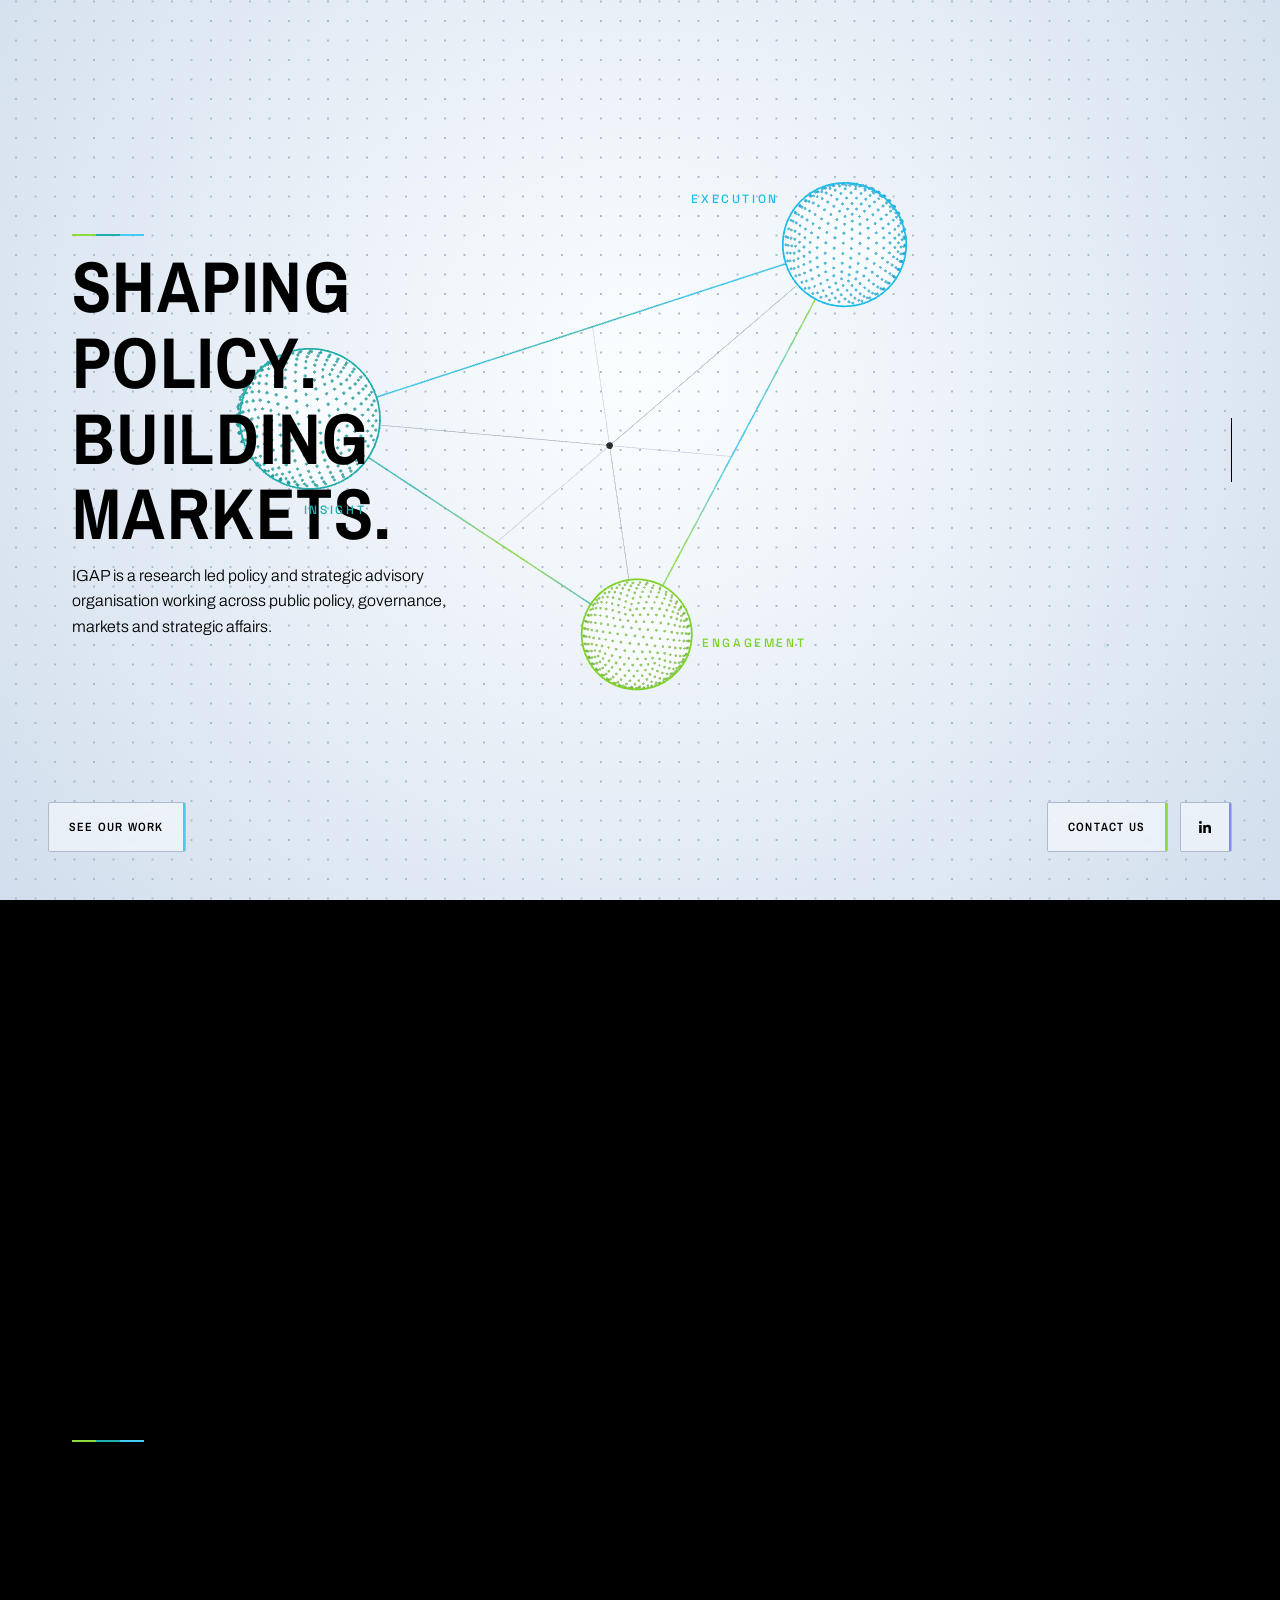
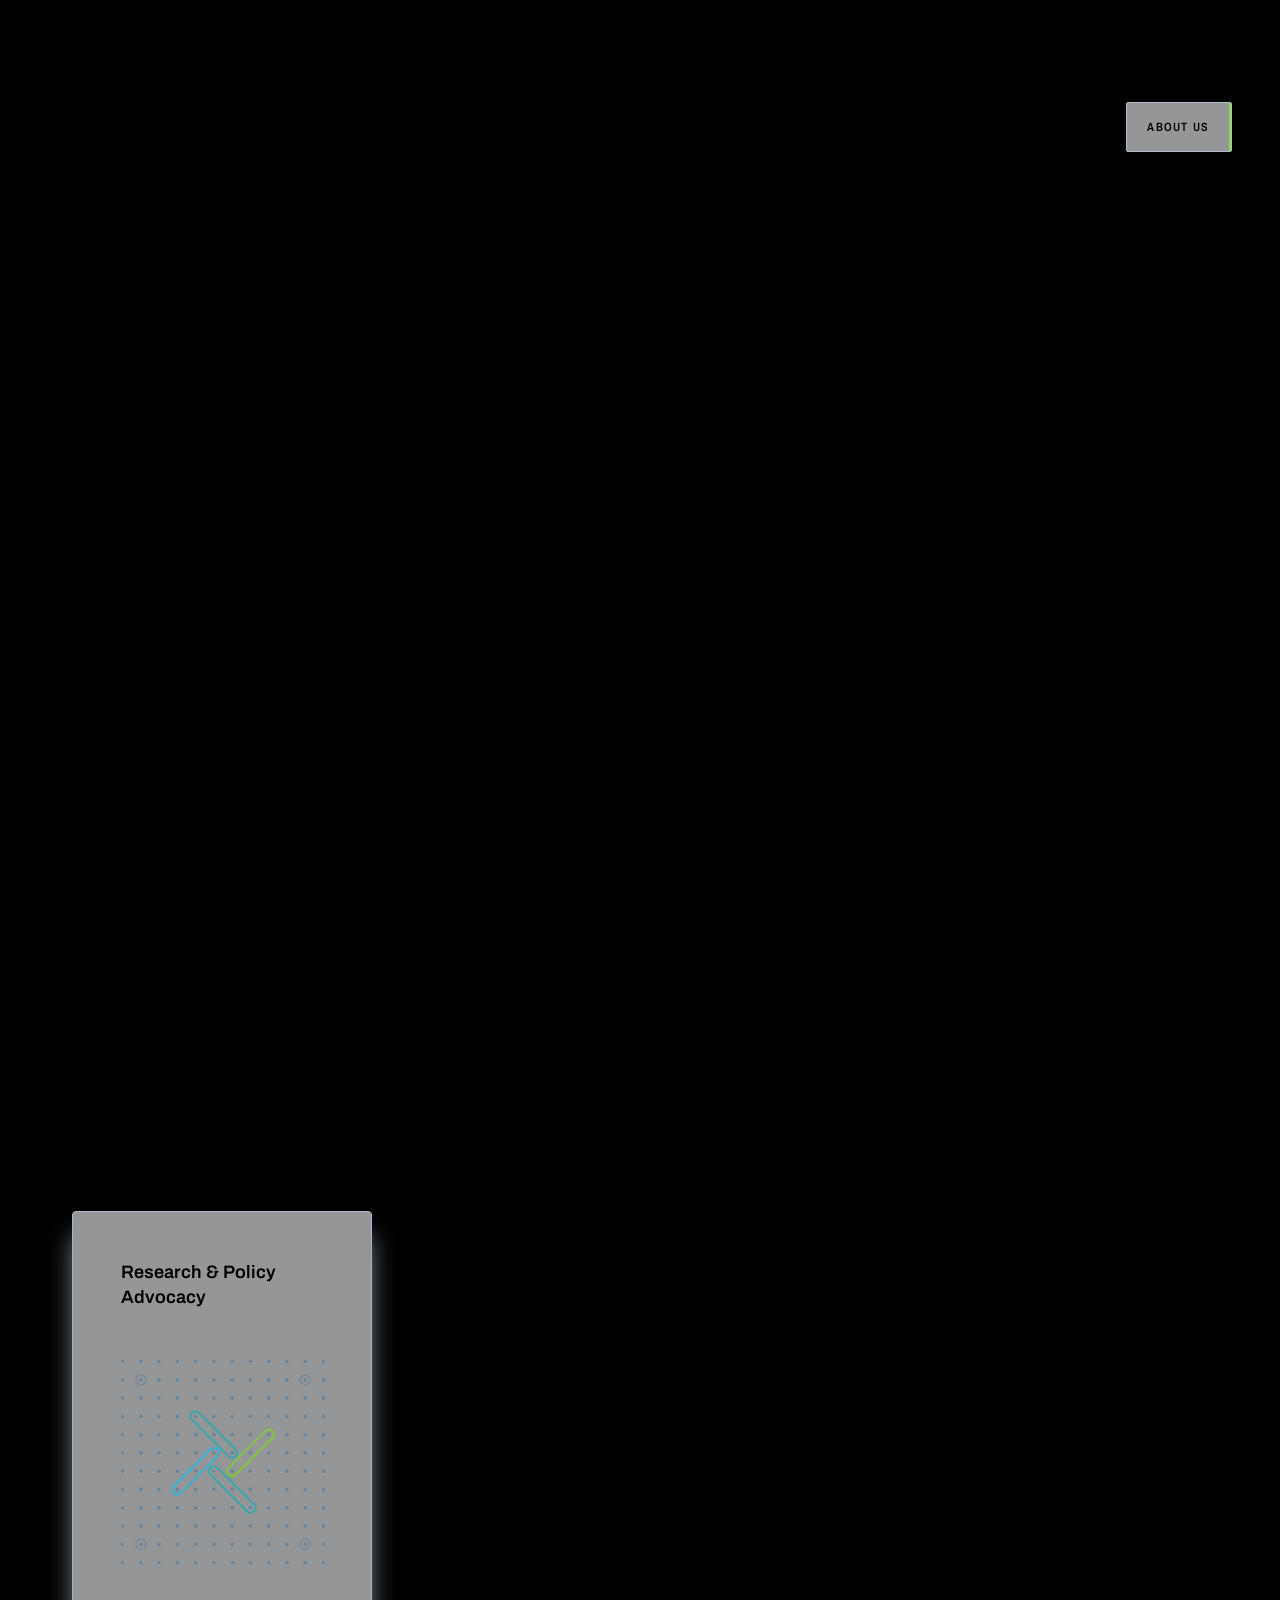
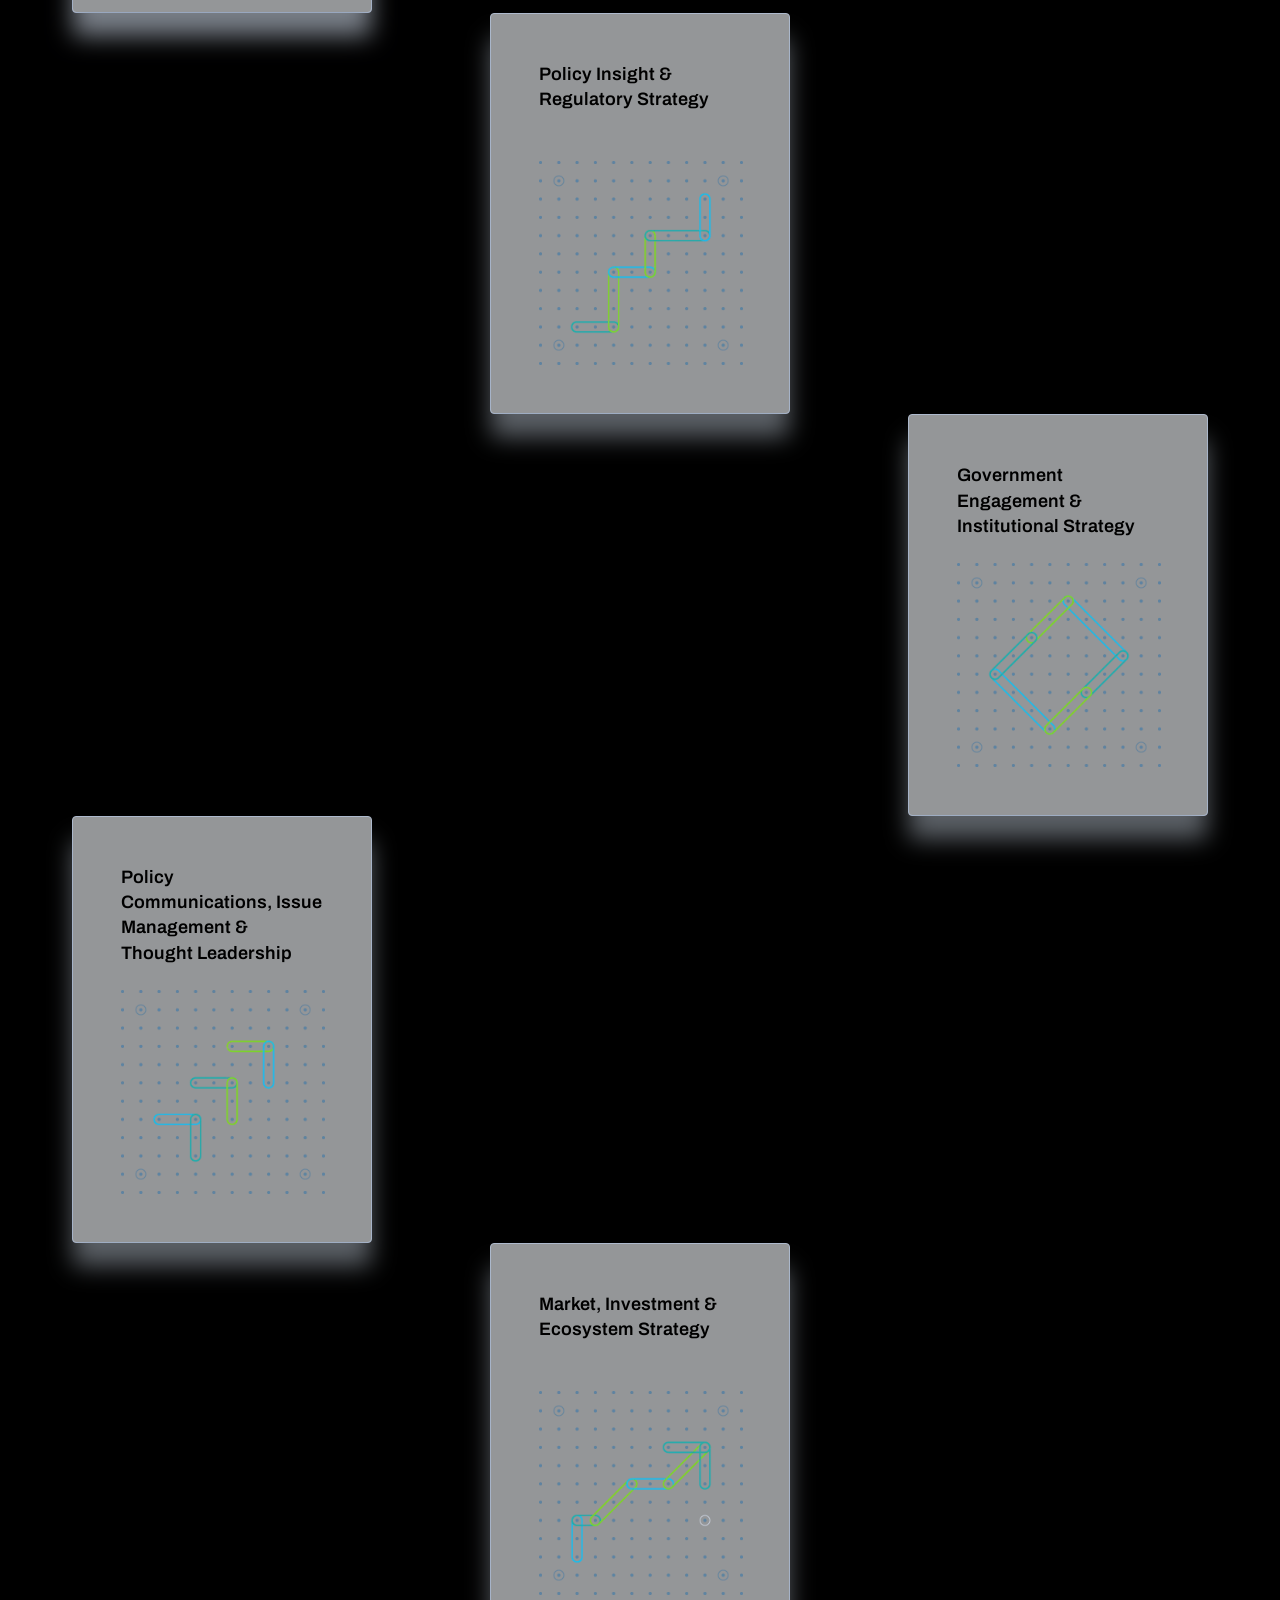
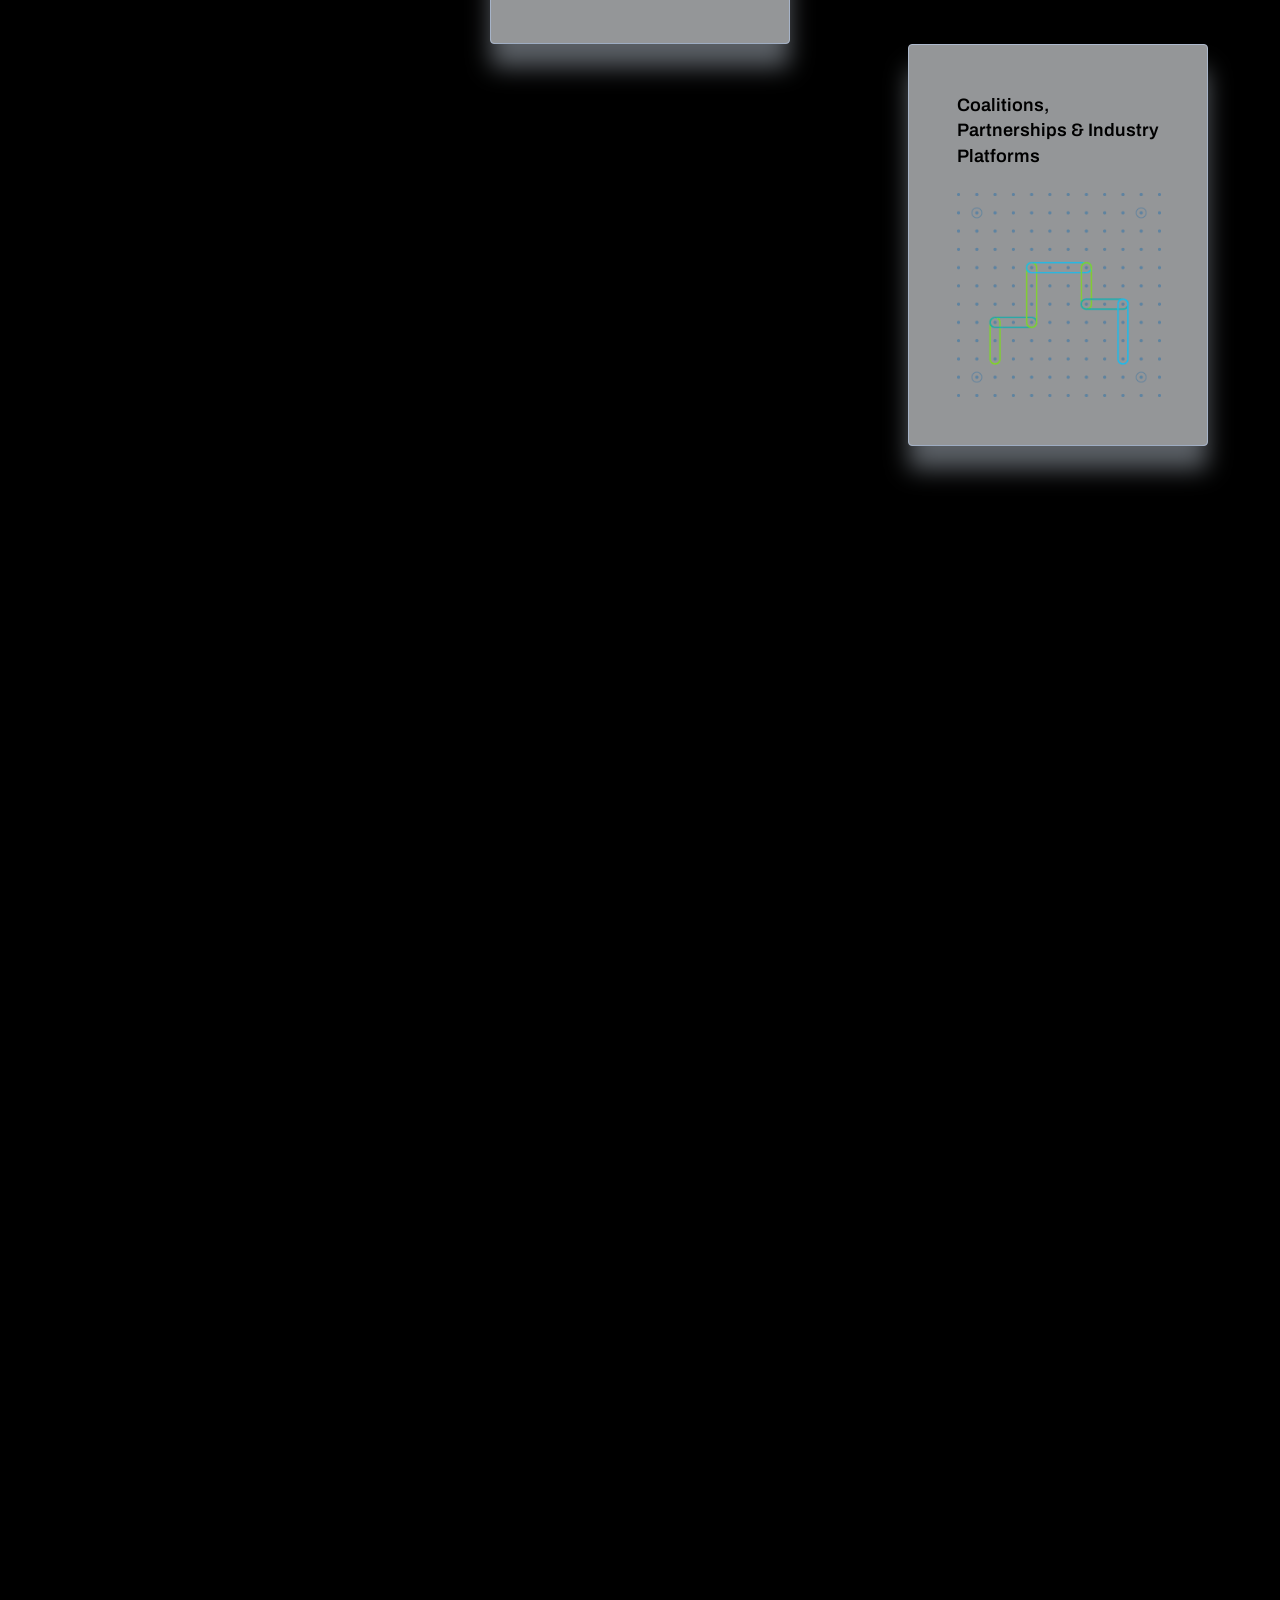
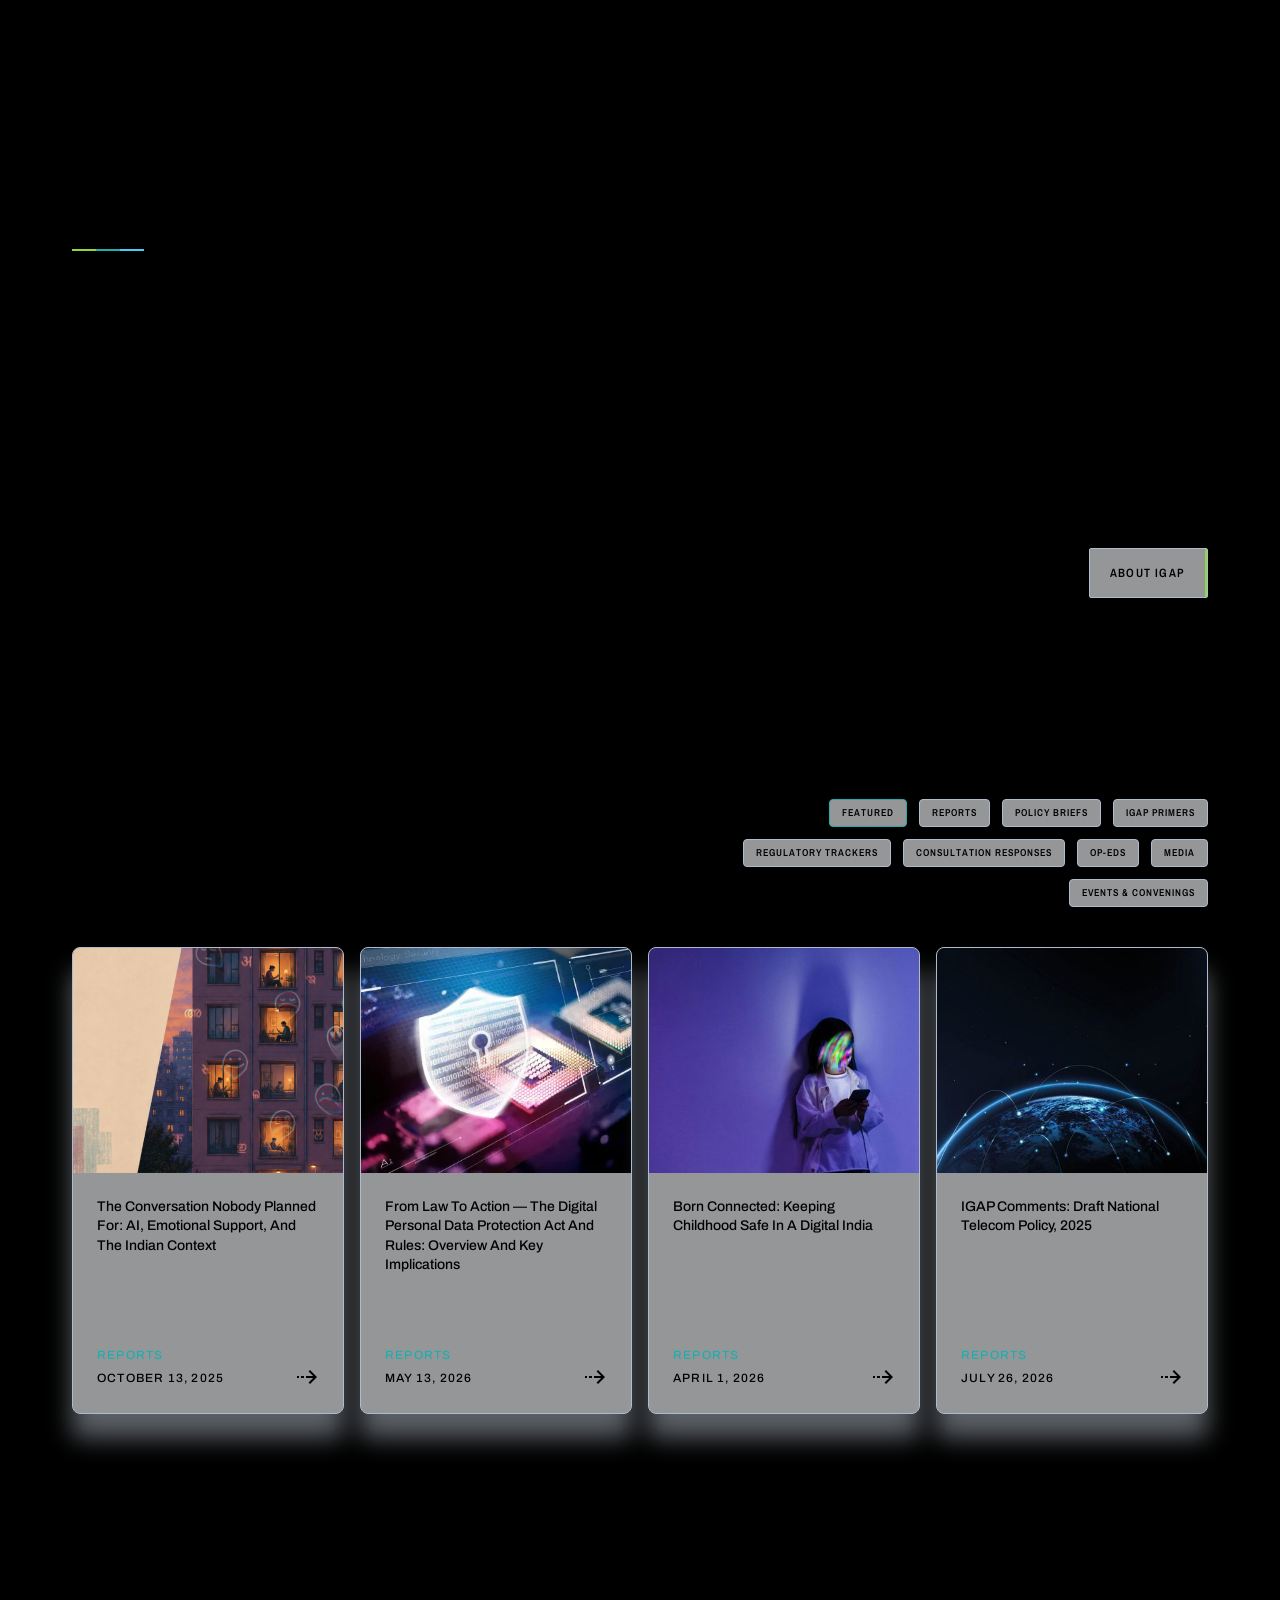
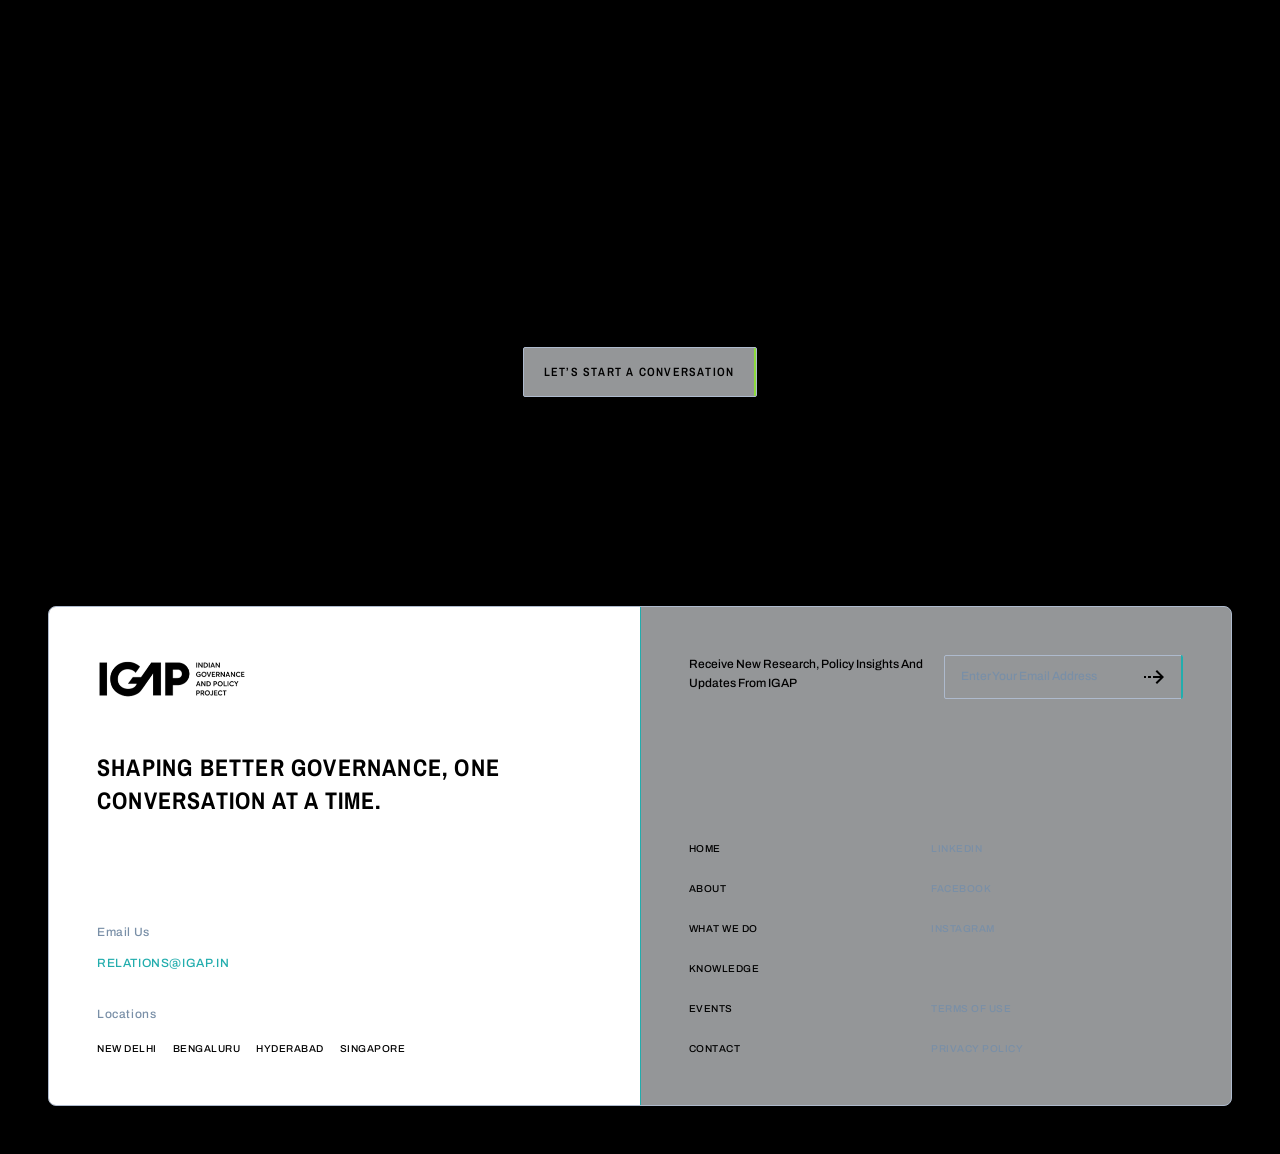
<file: index.html>
<!DOCTYPE html>
<html lang="en">
<head>
  <meta charset="utf-8">
  <meta name="viewport" content="width=device-width, initial-scale=1">
  <title>IGAP — Shaping Policy. Building Markets.</title>
  <meta name="description" content="IGAP is a research-led strategic advisory organisation working across market entry, public policy, government affairs, policy communications, institutional engagement and independent research.">

  <link rel="preconnect" href="https://fonts.googleapis.com">
  <link rel="preconnect" href="https://fonts.gstatic.com" crossorigin>
  <link rel="stylesheet" href="https://fonts.googleapis.com/css2?family=Archivo:wght@300;400;500;600;700&family=Archivo+Narrow:wght@400;500;600;700&family=Space+Grotesk:wght@500&display=swap">

  <link rel="stylesheet" href="css/style.css">
  <link rel="stylesheet" href="css/embed-fragments.css">

  <link rel="shortcut icon" href="images/favicon.ico" type="image/x-icon">
  <link rel="apple-touch-icon" href="images/webclip.png">

  <!-- Only needed if you switch the hero back to the ES-module build below.
       Three.js is vendored in vendor/three/ — no CDN. -->
  <script type="importmap">
  {
    "imports": {
      "three": "./vendor/three/three.module.js",
      "three/addons/": "./vendor/three/addons/"
    }
  }
  </script>
</head>

<body>

<!-- ============================================================= HEADER -->
<header class="site-header" data-menu-root>
  <nav class="menu" aria-label="Main menu" hidden>
    <div class="menu__bg"></div>
    <div class="menu__inner">
      <div class="menu__large">
        <div class="menu__group">
          <p class="menu__eyebrow">Our Expertise</p>
          <ul class="menu__links">
            <li><a href="capabilities.html">capabilities</a></li>
            <li><a href="areas.html">Areas of Work</a></li>
          </ul>
        </div>
        <ul class="menu__links">
          <li><a href="about.html">About Us</a></li>
          <li><a href="#">Knowledge</a></li>
          <li><a href="#">Contact</a></li>
        </ul>
      </div>
      <ul class="menu__small">
        <li><a href="#">reports</a></li>
        <li><a href="#">events</a></li>
        <li><a href="#">IGAP primers</a></li>
        <li><a href="#">Media</a></li>
      </ul>
    </div>
    <button class="menu__close" type="button" data-menu-close aria-label="Close menu">
      <img src="images/System-Icons_2.svg" width="24" height="24" alt="">
    </button>
  </nav>

  <div class="header-bar">
    <div class="header-bar__slot header-bar__slot--left">
      <button class="btn-menu" type="button" data-menu-open aria-expanded="false">
        <img src="images/menu-icon.svg" width="24" height="24" alt="">
        <span class="btn-label btn-label--menu">Menu</span>
      </button>
      <span class="hl hl--left" aria-hidden="true"></span>
    </div>

    <a class="site-logo" href="index.html" aria-current="page">
      <img src="images/Logo-coloured.png" alt="IGAP">
    </a>

    <div class="header-bar__slot header-bar__slot--right">
      <a class="btn-work" href="#">
        <span class="btn-label">Work With IGAP</span>
        <img src="images/Arrow-Dark.svg" alt="" width="24" height="24">
      </a>
      <span class="hl hl--right" aria-hidden="true"></span>
    </div>
  </div>
</header>

<!-- ====================================================== MOBILE HEADER -->
<header class="site-header site-header--mobile" data-menu-root>
  <nav class="menu" aria-label="Main menu" hidden>
    <div class="menu__bg"></div>
    <div class="menu__inner">
      <div class="menu__large">
        <div class="menu__group">
          <p class="menu__eyebrow">Our Expertise</p>
          <ul class="menu__links">
            <li><a href="capabilities.html">capabilities</a></li>
            <li><a href="areas.html">Areas of Work</a></li>
          </ul>
        </div>
        <ul class="menu__links">
          <li><a href="about.html">About Us</a></li>
          <li><a href="#">Knowledge</a></li>
          <li><a href="#">Contact</a></li>
        </ul>
      </div>
      <ul class="menu__small">
        <li><a href="#">reports</a></li>
        <li><a href="#">events</a></li>
        <li><a href="#">IGAP primers</a></li>
        <li><a href="#">Media</a></li>
      </ul>
    </div>
    <button class="menu__close" type="button" data-menu-close aria-label="Close menu">
      <img src="images/System-Icons_2.svg" width="24" height="24" alt="">
    </button>
  </nav>

  <div class="header-bar header-bar--mobile">
    <a class="site-logo site-logo--mobile" href="index.html">
      <img src="images/Logo-coloured.png" alt="IGAP">
    </a>
    <button class="btn-menu" type="button" data-menu-open aria-expanded="false">
      <img src="images/menu-icon.svg" width="24" height="24" alt="">
      <span class="btn-label btn-label--menu">Menu</span>
    </button>
  </div>
</header>

<main class="page">

  <!-- ========================================================== HERO -->
  <section class="hero">

    <!-- fixed canvas layer: lives behind every section on the page -->
    <div class="hero__canvas-layer">
      <div class="hero__embed">
        <!-- The backdrop, in DOM order behind the canvas: the page gradient, the
             navy wash that fades in with the tree, then the dot field. The wash
             and the field used to be meshes inside the canvas; the field is CSS
             now, so the wash had to come out with it or it would cover it. -->
        <div class="scene-bg" aria-hidden="true"></div>
        <div class="dotfield" aria-hidden="true">
          <div class="dotfield__layer dotfield__band"></div>
          <div class="dotfield__halo">
            <div class="dotfield__layer dotfield__ring dotfield__ring--3"></div>
            <div class="dotfield__layer dotfield__ring dotfield__ring--2"></div>
            <div class="dotfield__layer dotfield__ring dotfield__ring--1"></div>
            <div class="dotfield__layer dotfield__ring dotfield__ring--0"></div>
          </div>
        </div>
        <canvas id="igap-scene"></canvas>
        <div class="igap-scroll-space"></div>
      </div>
      <div class="hero__scroll-hint">
        <div class="hero__scroll-hint-inner">
          <div class="igap-scroll-line" aria-hidden="true"></div>
        </div>
      </div>
    </div>

    <!-- fold 1 -->
    <div class="hero__panel">
      <div class="hero__copy">
        <div class="hero__copy-main">
          <div></div>
          <div class="hero__intro">
            <span class="nugget" aria-hidden="true"><i></i><i></i><i></i></span>
            <h1 class="h1 h1--mobile" data-reveal>Shaping Policy. <br>Building Markets.</h1>
            <h1 class="h1 h1--desktop" data-reveal>Shaping <br>Policy. <br>Building <br>Markets.</h1>
            <p class="intro">IGAP is a research led policy and strategic advisory organisation working across public policy, governance, markets and strategic affairs.</p>
          </div>
          <div class="btn-row">
            <div class="btn">
              <a class="btn__label-wrap" href="#"><span class="btn-label">See Our Work</span></a>
              <span class="hl" aria-hidden="true"></span>
            </div>
          </div>
        </div>
        <div class="cta-stack cta-stack--row">
          <div class="btn btn--green">
            <a class="btn__label-wrap" href="#"><span class="btn-label">Contact Us</span></a>
            <span class="hl" aria-hidden="true"></span>
          </div>
          <div class="btn btn--icon btn--violet">
            <a class="btn__label-wrap" href="#"><span class="btn-label">Work With Us</span></a>
            <span class="btn__icon"><img src="images/IconIcon_Linkedin.svg" alt="LinkedIn" width="24" height="24"></span>
            <span class="hl" aria-hidden="true"></span>
          </div>
        </div>
      </div>
    </div>

    <!-- fold 2 -->
    <div class="hero__panel hero__panel--sticky">
      <div class="hero__copy">
        <div class="hero__block">
          <span class="nugget" aria-hidden="true"><i></i><i></i><i></i></span>
          <h2 class="h3" data-reveal>Research-led. <br>Institutionally grounded. <br>Strategy-driven.</h2>
          <p class="intro">IGAP combines analytical depth with a practical understanding of how policy, markets and public institutions operate. We bring together evidence, institutional insight and strategic thinking to understand what is changing, assess what it means, and determine how best to respond.</p>
        </div>
        <div class="cta-stack cta-stack--wide">
          <div class="btn btn--green">
            <a class="btn__label-wrap" href="#"><span class="btn-label">About us</span></a>
            <span class="hl" aria-hidden="true"></span>
          </div>
        </div>
      </div>
    </div>

    <div class="spacer spacer--hero"></div>
  </section>

  <!-- ===================================================== WHAT WE DO -->
  <section class="expertise" aria-labelledby="what-we-do">
    <div class="spacer spacer--hero"></div>

    <div class="expertise__header">
      <div class="expertise__col">
        <h2 class="h3" id="what-we-do" data-reveal>What We do</h2>
      </div>
      <div class="expertise__col">
      </div>
      <div class="expertise__col">
        <p class="body-text">IGAP helps organisations and public institutions turn complex policy, market and institutional questions into clear strategy and practical action.</p>
      </div>
    </div>

    <div class="sticky-row sticky-row--a sticky-row--left">
      <article class="card-x card-x--1">
        <h3 class="h4">Research &amp; Policy Advocacy</h3>
        <div class="card-x__icon" aria-hidden="true"></div>
      </article>
    </div>
    <div class="sticky-row sticky-row--a sticky-row--center">
      <article class="card-x card-x--2">
        <h3 class="h4">Policy Insight &amp; Regulatory Strategy</h3>
        <div class="card-x__icon" aria-hidden="true"></div>
      </article>
    </div>
    <div class="sticky-row sticky-row--a sticky-row--right">
      <article class="card-x card-x--3">
        <h3 class="h4">Government Engagement &amp; Institutional Strategy</h3>
        <div class="card-x__icon" aria-hidden="true"></div>
      </article>
    </div>

    <div class="sticky-row sticky-row--b sticky-row--left">
      <article class="card-x card-x--4">
        <h3 class="h4">Policy Communications, Issue Management &amp; Thought Leadership</h3>
        <div class="card-x__icon" aria-hidden="true"></div>
      </article>
    </div>
    <div class="sticky-row sticky-row--b sticky-row--center">
      <article class="card-x card-x--5">
        <h3 class="h4">Market, Investment &amp; Ecosystem Strategy</h3>
        <div class="card-x__icon" aria-hidden="true"></div>
      </article>
    </div>
    <div class="sticky-row sticky-row--b sticky-row--right">
      <article class="card-x card-x--6">
        <h3 class="h4">Coalitions, Partnerships &amp; Industry Platforms</h3>
        <div class="card-x__icon" aria-hidden="true"></div>
      </article>
    </div>

    <div class="spacer spacer--sticky"></div>
  </section>

  <!-- ============================================== WHO WE ARE -->
  <section class="audience" aria-labelledby="who-we-are">
    <div class="who">
      <div class="who__foot">
        <div class="who__block">
          <span class="nugget" aria-hidden="true"><i></i><i></i><i></i></span>
          <h2 class="h3 h3--light who__title" id="who-we-are" data-reveal>Who We Are</h2>
          <p class="who__lede" data-reveal>India’s most consequential questions cut across institutions, sectors and priorities.</p>
          <p class="intro intro--light">IGAP brings together interdisciplinary legal, policy and sectoral expertise with a close understanding of geopolitics, India’s developmental priorities, political economy, regulation and institutional practice.</p>
          <p class="intro intro--light">Our work combines independent research with strategic advisory and policy engagement to develop rigorous, practical approaches to complex public and market questions.</p>
        </div>
        <div class="cta-stack cta-stack--wide">
          <div class="btn btn--green">
            <a class="btn__label-wrap" href="#"><span class="btn-label">About IGAP</span></a>
            <span class="hl" aria-hidden="true"></span>
          </div>
        </div>
      </div>
    </div>
  </section>

  <!-- ============================================ RESEARCH & INSIGHTS -->
  <section class="research" aria-labelledby="research-insights">
    <div class="research__top">
      <div class="research__header">
        <h2 class="h3" id="research-insights" data-reveal>Research &amp; Insights</h2>
        <p class="body-text body-text--300">Independent research is central to how IGAP works by sharing evidence-led insights on issues shaping policy, markets &amp; institutions in India.</p>
      </div>
      <div class="tabs">
        <a class="tab is-active" href="#"><span class="btn-label btn-label--tab">featured</span></a>
        <a class="tab" href="#"><span class="btn-label btn-label--tab">reports</span></a>
        <a class="tab" href="#"><span class="btn-label btn-label--tab">policy briefs</span></a>
        <a class="tab" href="#"><span class="btn-label btn-label--tab">igap primers</span></a>
        <a class="tab" href="#"><span class="btn-label btn-label--tab">regulatory trackers</span></a>
        <a class="tab" href="#"><span class="btn-label btn-label--tab">consultation responses</span></a>
        <a class="tab" href="#"><span class="btn-label btn-label--tab">op-eds</span></a>
        <a class="tab" href="#"><span class="btn-label btn-label--tab">media</span></a>
        <a class="tab" href="#"><span class="btn-label btn-label--tab">events &amp; convenings</span></a>
      </div>
    </div>

    <div class="cards">
      <article class="card">
        <img class="card__image" src="images/Rectangle-246.png" width="300" height="225" loading="lazy" alt="">
        <div class="card__body">
          <h3 class="card__title">The Conversation Nobody Planned For: AI, Emotional Support, and the Indian Context</h3>
          <div class="card__meta">
            <div class="card__meta-text">
              <span class="card__kicker">reports</span>
              <span class="card__date">October 13, 2025</span>
            </div>
            <img class="card__arrow" src="images/Arrow.svg" width="24" height="24" loading="lazy" alt="">
          </div>
        </div>
      </article>

      <article class="card">
        <img class="card__image" src="images/IIGF_2025_2.webp" width="300" height="225" loading="lazy" alt=""
             srcset="images/IIGF_2025_2-p-500.webp 500w, images/IIGF_2025_2-p-800.webp 800w, images/IIGF_2025_2-p-1080.webp 1080w, images/IIGF_2025_2.webp 1200w"
             sizes="(max-width: 479px) 100vw, 300px">
        <div class="card__body">
          <h3 class="card__title">From Law to Action — The Digital Personal Data Protection Act and Rules: Overview and Key Implications</h3>
          <div class="card__meta">
            <div class="card__meta-text">
              <span class="card__kicker">reports</span>
              <span class="card__date">May 13, 2026</span>
            </div>
            <img class="card__arrow" src="images/Arrow.svg" width="24" height="24" loading="lazy" alt="">
          </div>
        </div>
      </article>

      <article class="card">
        <img class="card__image" src="images/Web-Online-Child-Safety-Report-Fine-2.jpeg" width="300" height="225" loading="lazy" alt=""
             srcset="images/Web-Online-Child-Safety-Report-Fine-2-p-500.jpeg 500w, images/Web-Online-Child-Safety-Report-Fine-2-p-800.jpeg 800w, images/Web-Online-Child-Safety-Report-Fine-2-p-1080.jpeg 1080w, images/Web-Online-Child-Safety-Report-Fine-2-p-1600.jpeg 1600w, images/Web-Online-Child-Safety-Report-Fine-2-p-2000.jpeg 2000w, images/Web-Online-Child-Safety-Report-Fine-2.jpeg 2490w"
             sizes="(max-width: 479px) 100vw, 300px">
        <div class="card__body">
          <h3 class="card__title">Born Connected: Keeping Childhood Safe in a Digital India</h3>
          <div class="card__meta">
            <div class="card__meta-text">
              <span class="card__kicker">reports</span>
              <span class="card__date">April 1, 2026</span>
            </div>
            <img class="card__arrow" src="images/Arrow.svg" width="24" height="24" loading="lazy" alt="">
          </div>
        </div>
      </article>

      <article class="card">
        <img class="card__image" src="images/Data-protection-updated3-scaled.jpeg" width="300" height="225" loading="lazy" alt=""
             srcset="images/Data-protection-updated3-scaled-p-500.jpeg 500w, images/Data-protection-updated3-scaled-p-800.jpeg 800w, images/Data-protection-updated3-scaled-p-1080.jpeg 1080w, images/Data-protection-updated3-scaled-p-1600.jpeg 1600w, images/Data-protection-updated3-scaled-p-2000.jpeg 2000w, images/Data-protection-updated3-scaled.jpeg 2560w"
             sizes="(max-width: 479px) 100vw, 300px">
        <div class="card__body">
          <h3 class="card__title">IGAP Comments: Draft National Telecom Policy, 2025</h3>
          <div class="card__meta">
            <div class="card__meta-text">
              <span class="card__kicker">reports</span>
              <span class="card__date">July 26, 2026</span>
            </div>
            <img class="card__arrow" src="images/Arrow.svg" width="24" height="24" loading="lazy" alt="">
          </div>
        </div>
      </article>
    </div>
  </section>

  <!-- ========================================== START A CONVERSATION -->
  <section class="cta-section">
    <h2 class="h1 h1--center h1--narrow" data-reveal>Have a complex policy or institutional question?</h2>
    <p class="intro intro--center">We can help make sense of it and shape a way forward.</p>
    <div class="btn btn--green">
      <a class="btn__label-wrap" href="#"><span class="btn-label">Let’s Start a Conversation</span></a>
      <span class="hl" aria-hidden="true"></span>
    </div>
  </section>

  <!-- ======================================================== FOOTER -->
  <footer class="site-footer">
    <div class="footer-inner">

      <div class="footer-brand">
        <div class="footer-brand__top">
          <div class="footer-logo">
            <img src="images/Footer-Logo.png" alt="IGAP — Indian Governance and Policy Project" width="150" height="48">
          </div>
          <p class="footer-tagline">Shaping better governance, one<br>conversation at a time.</p>
        </div>
        <div class="footer-brand__foot">
          <div class="footer-field">
            <span class="footer-label">Email Us</span>
            <a class="footer-email" href="mailto:relations@igap.in">relations@igap.in</a>
          </div>
          <div class="footer-field footer-locations">
            <span class="footer-label">Locations</span>
            <ul class="footer-locations__list">
              <li>New Delhi</li>
              <li>Bengaluru</li>
              <li>Hyderabad</li>
              <li>Singapore</li>
            </ul>
          </div>
        </div>
      </div>

      <div class="footer-right">
        <!-- TODO: point action= at the newsletter endpoint once one exists. -->
        <form class="footer-form" method="post" action="#">
          <p class="footer-form__title">Receive new research, policy insights and updates from IGAP</p>
          <div class="footer-form__field">
            <input class="footer-form__input" type="email" name="email" autocomplete="email"
                   placeholder="Enter your Email Address" aria-label="Email address" required>
            <button class="footer-form__submit" type="submit" aria-label="Subscribe">
              <img src="images/Arrow.svg" width="24" height="24" alt="">
            </button>
            <span class="footer-form__nugget" aria-hidden="true"></span>
          </div>
        </form>

        <div class="footer-links">
          <nav class="footer-nav" aria-label="Footer">
            <a href="#">home</a>
            <a href="#">about</a>
            <a href="#">What We do</a>
            <a href="#">knowledge</a>
            <a href="#">events</a>
            <a href="#">Contact</a>
          </nav>
          <div class="footer-aside">
            <nav class="footer-social" aria-label="Social media">
              <a href="#">Linkedin</a>
              <a href="#">Facebook</a>
              <a href="#">Instagram</a>
            </nav>
            <nav class="footer-legal" aria-label="Legal">
              <a href="#">terms of use</a>
              <a href="#">privacy policy</a>
            </nav>
          </div>
        </div>
      </div>

    </div>
  </footer>

</main>

<script src="js/text-reveal.js"></script>
<script src="js/scramble-hover.js"></script>
<script src="js/site.js"></script>
<script src="js/dot-field.js"></script>
<script src="js/cursor.js"></script>
<!-- Hero (Three.js). The bundle is a classic script, so the page works when
     opened straight off disk as well as over http. Source of truth is
     js/hero-scene.js — see README.md to rebuild after editing it. -->
<script defer src="js/hero-scene.bundle.js"></script>
<!-- <script type="module" src="js/hero-scene.js"></script> -->

</body>
</html>
</file>
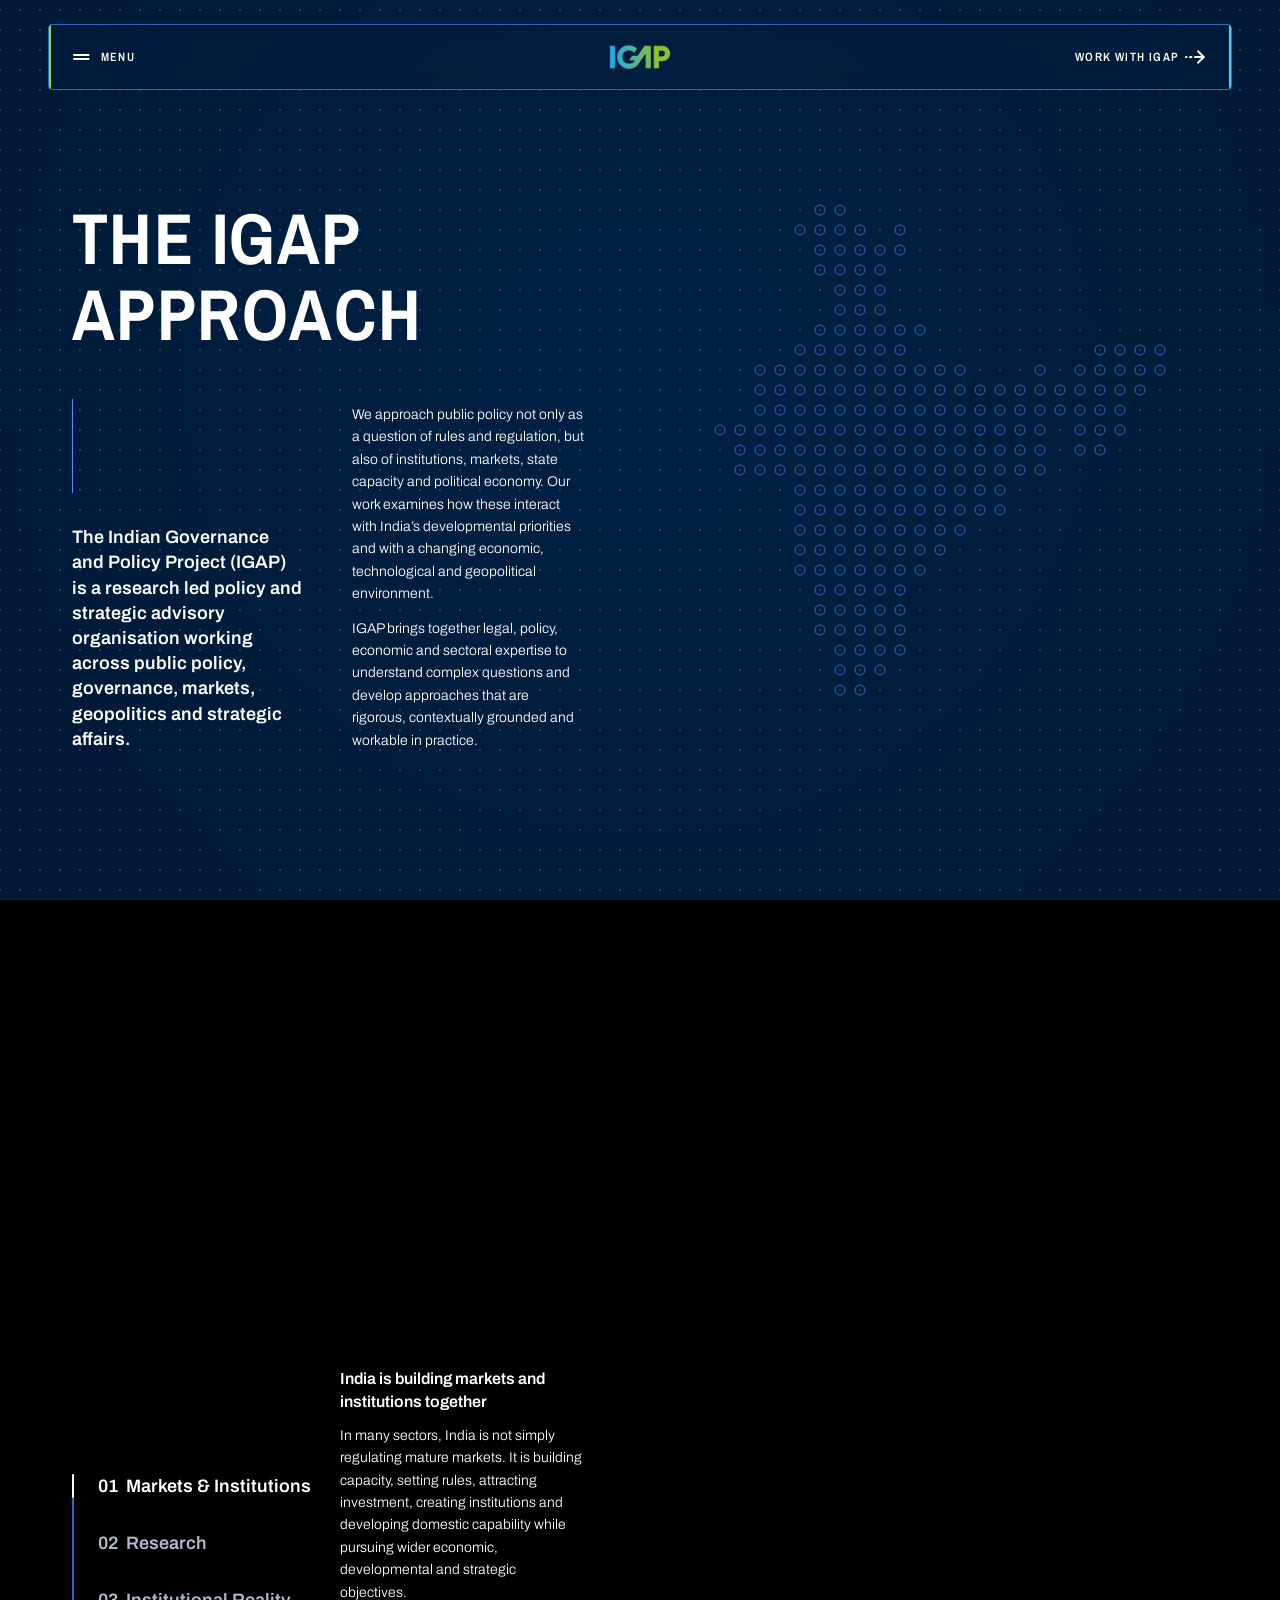
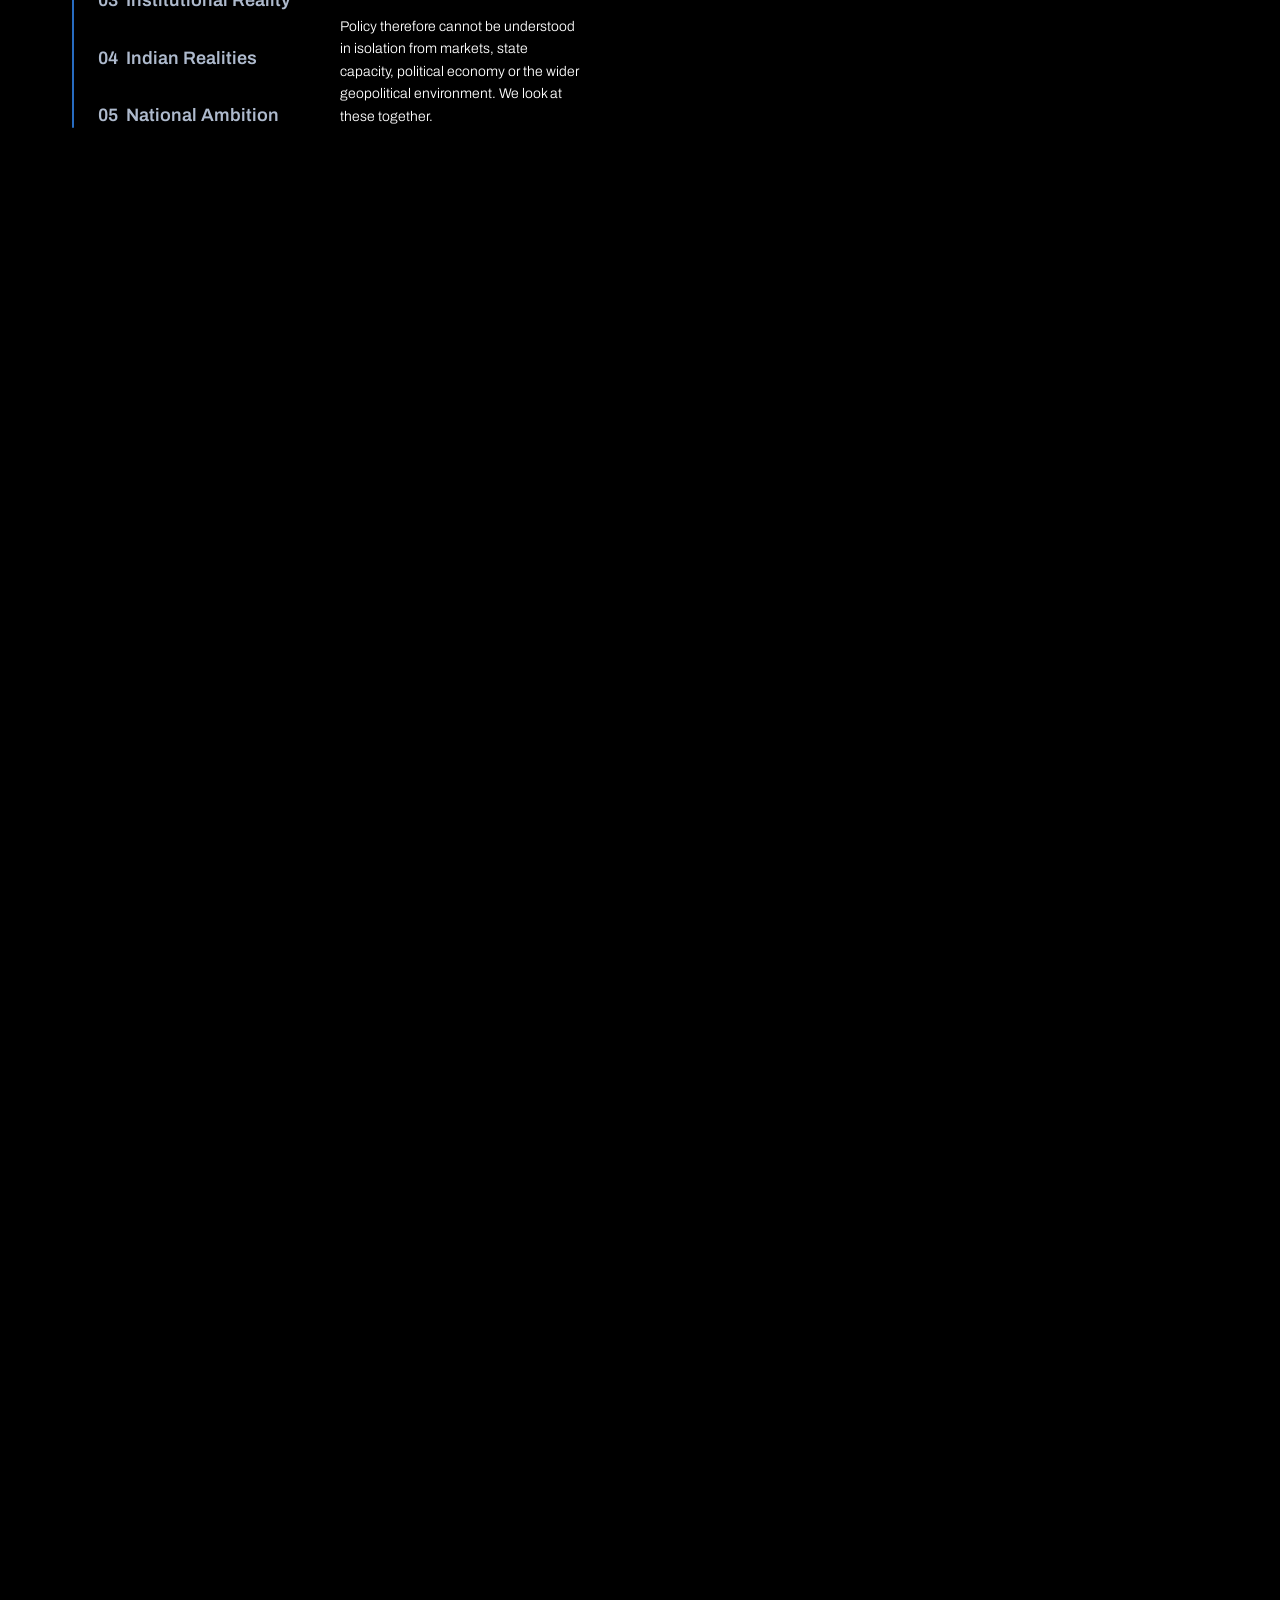
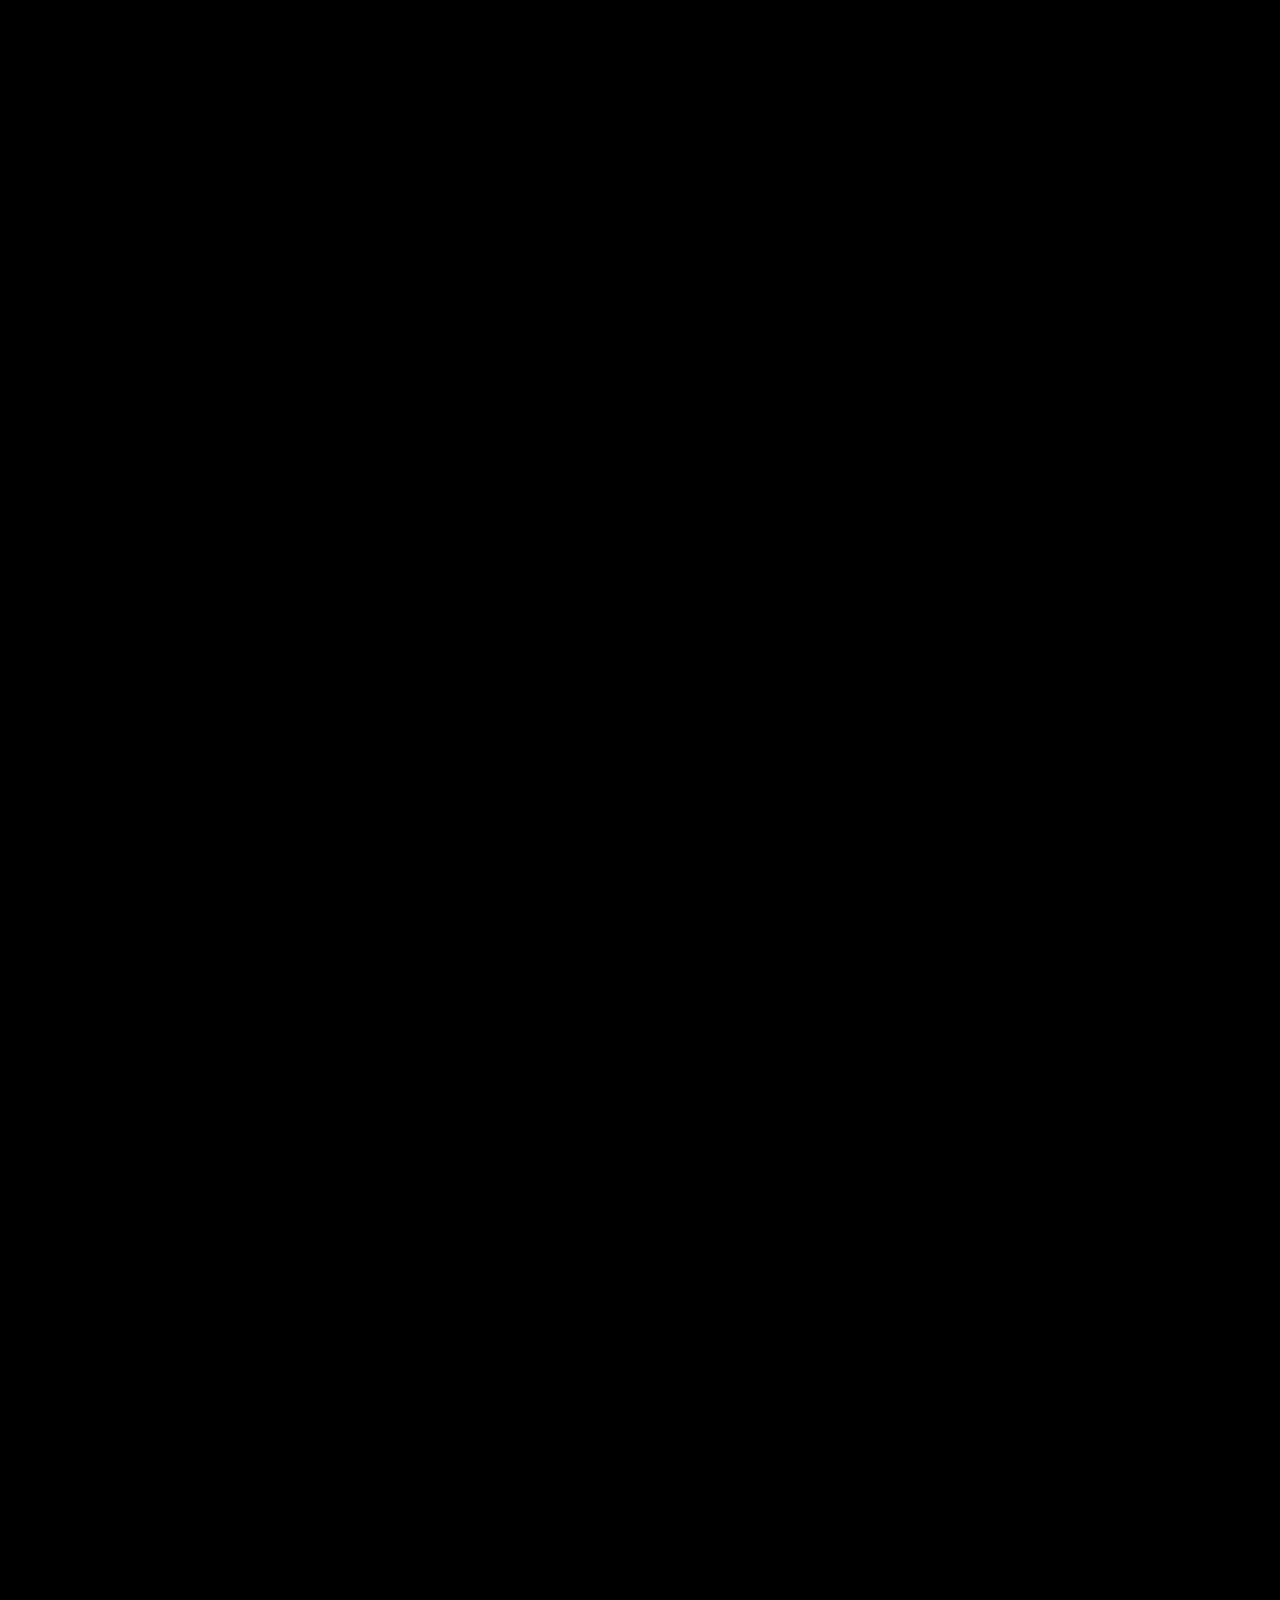
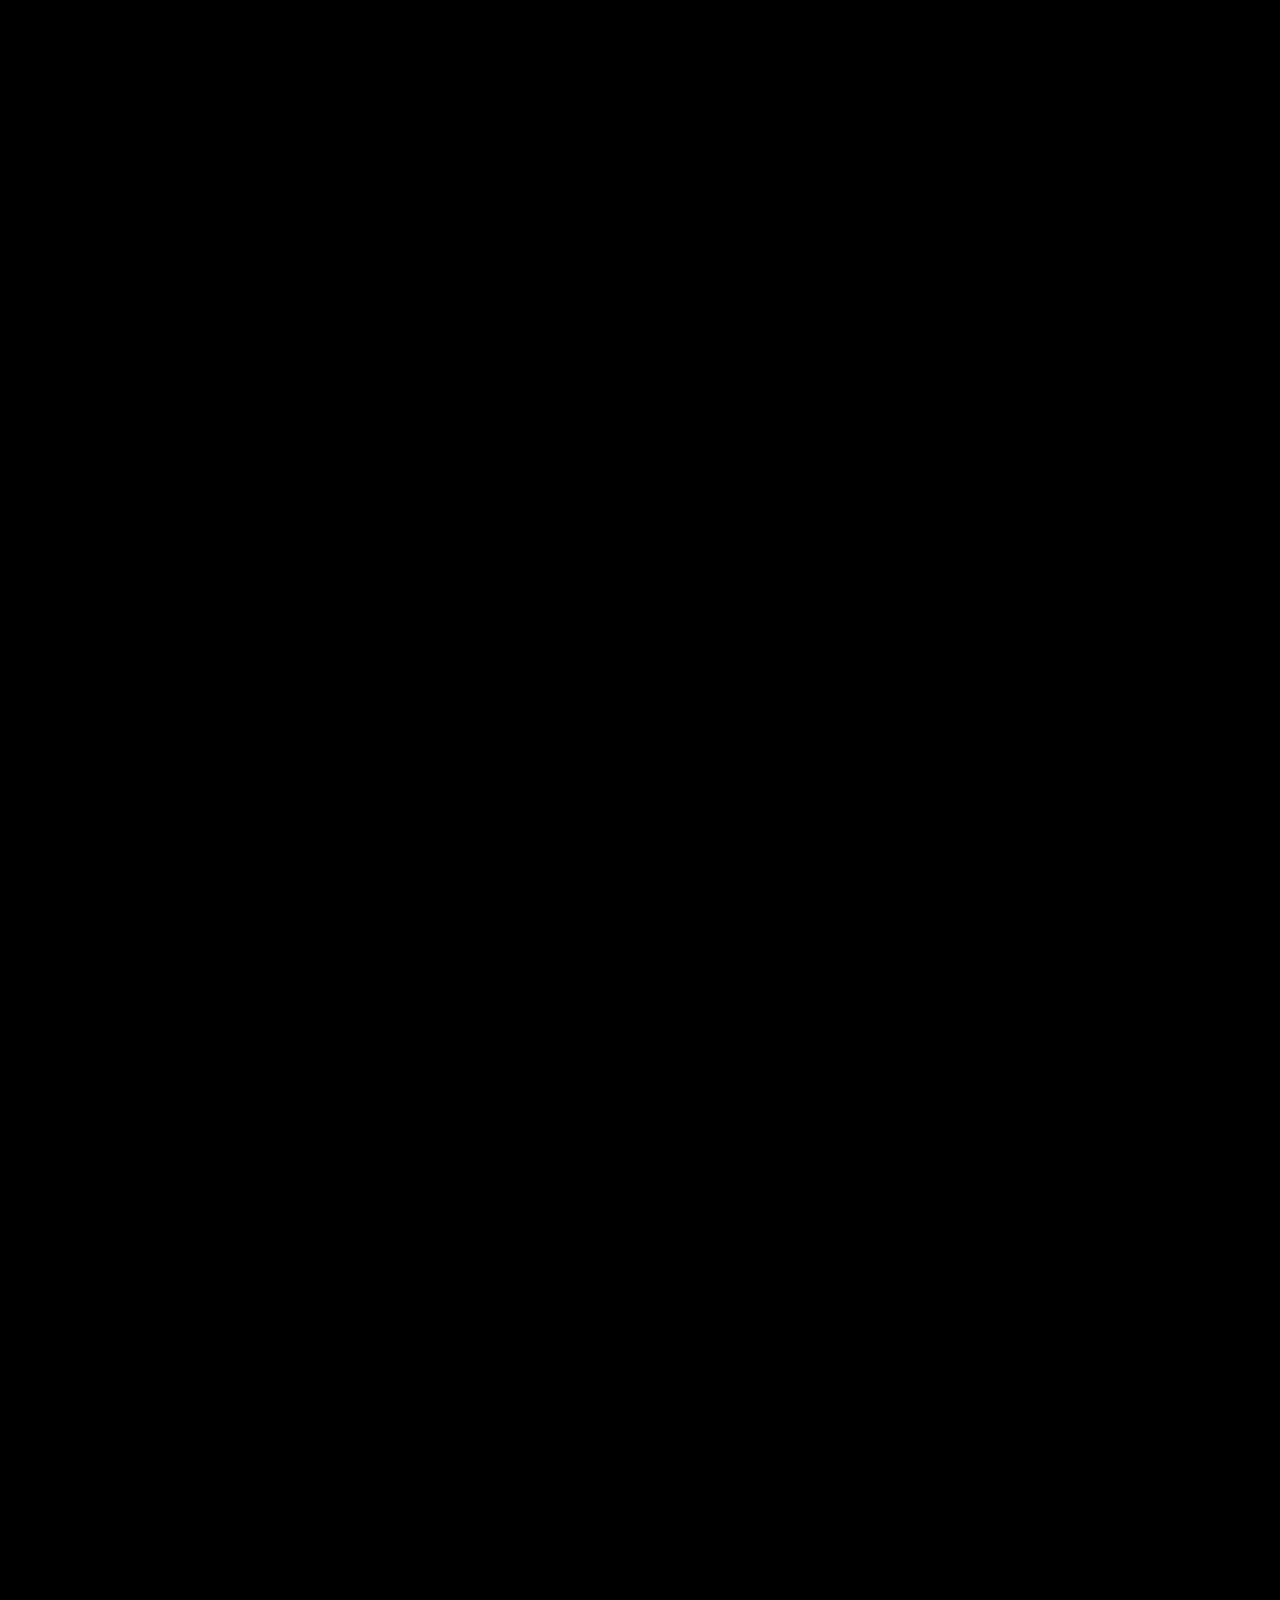
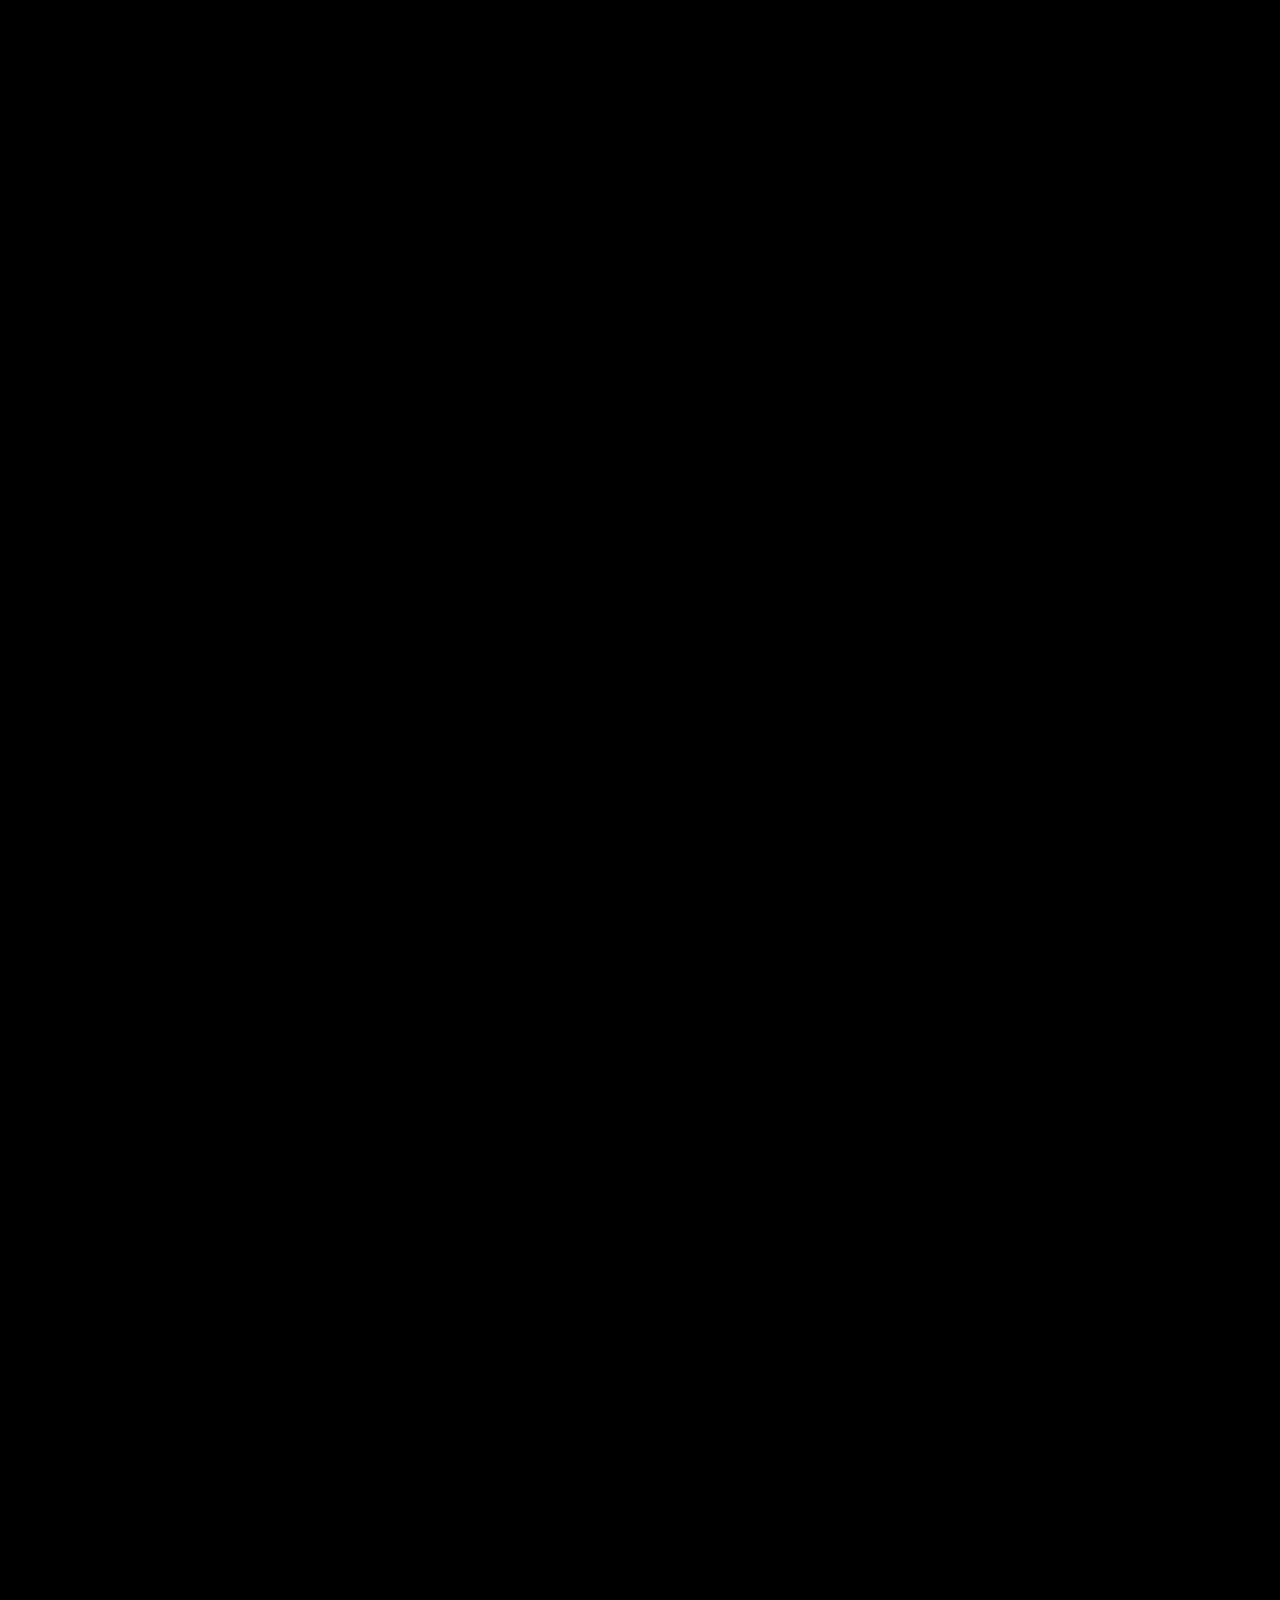
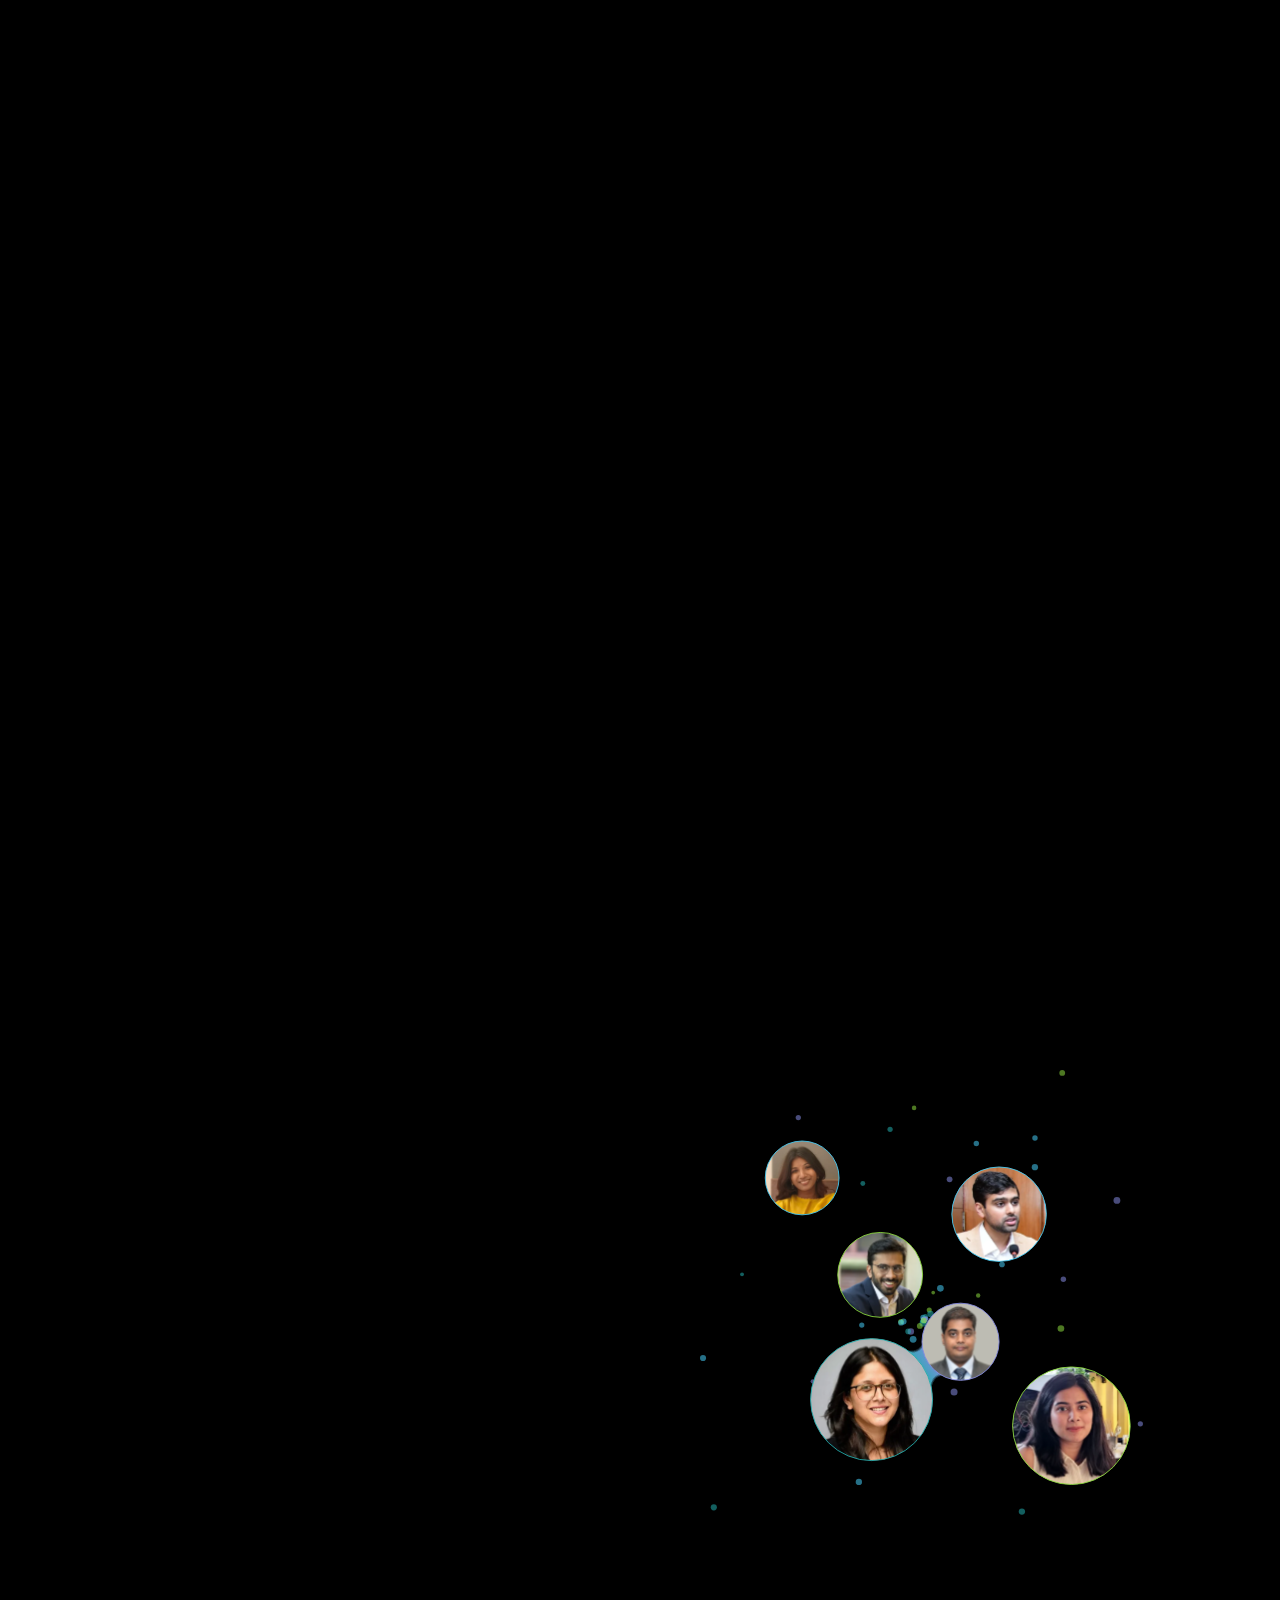
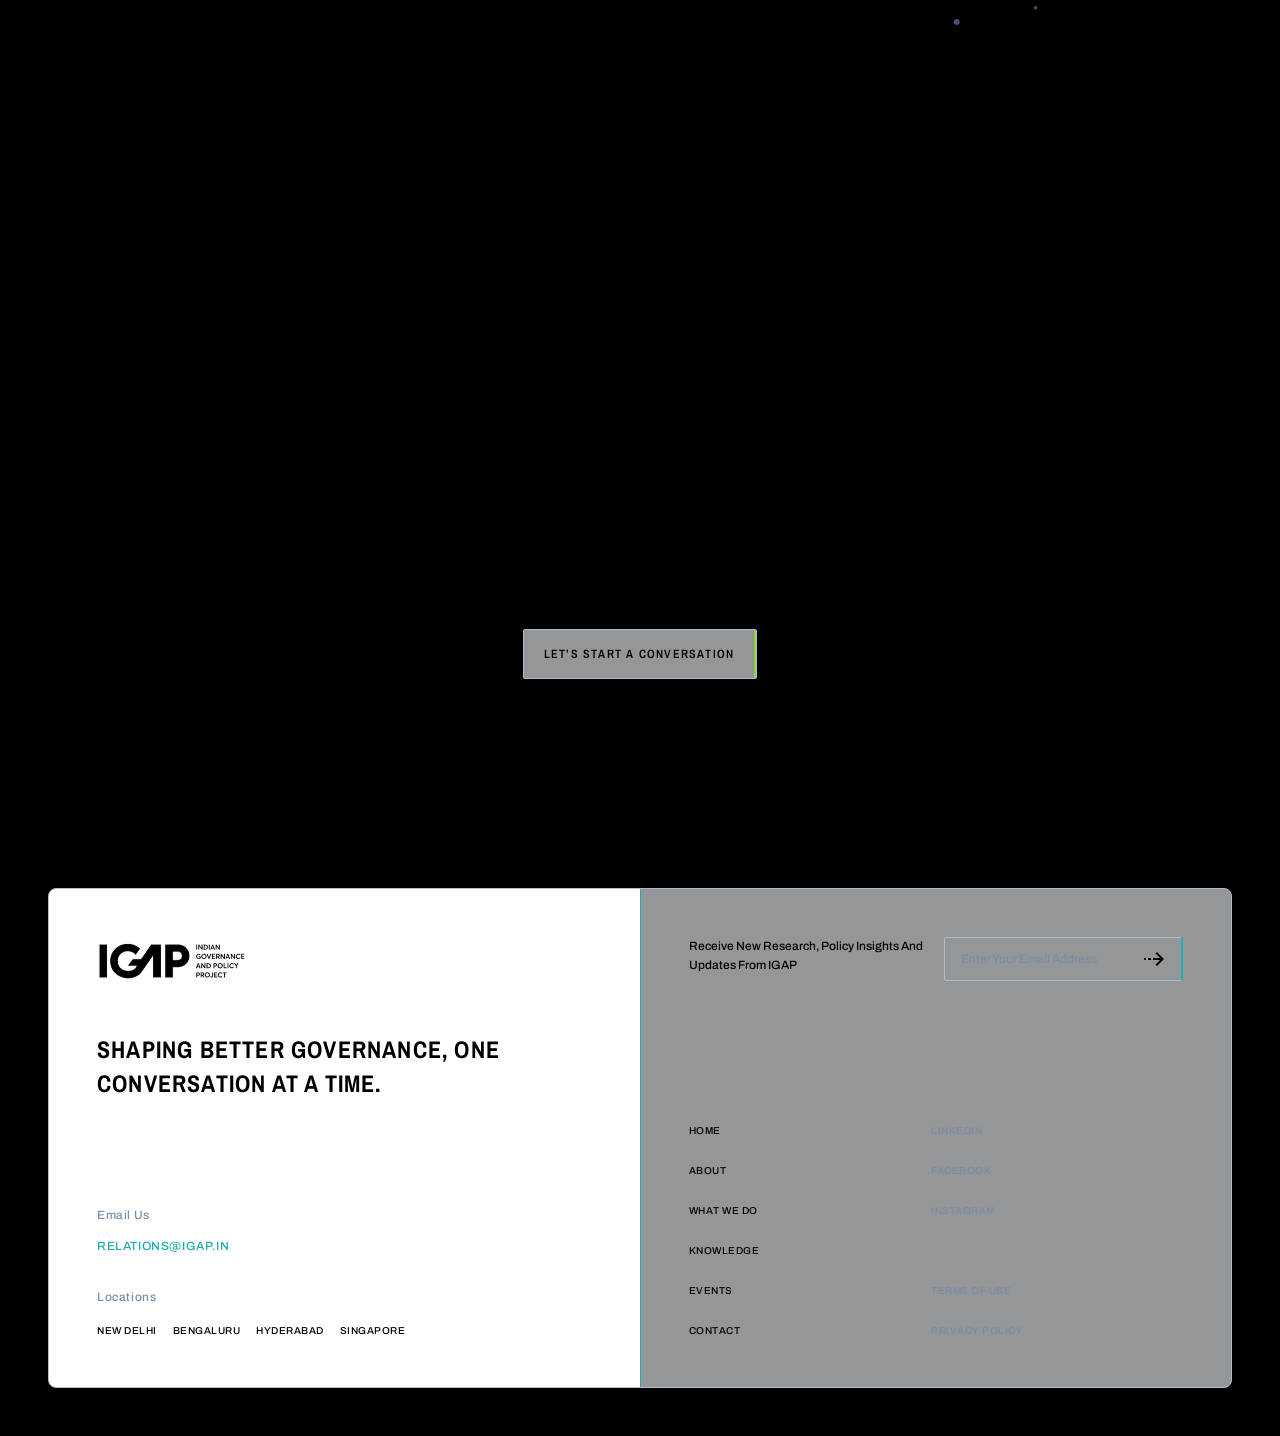
<file: about.html>
<!DOCTYPE html>
<html lang="en">
<head>
  <meta charset="utf-8">
  <meta name="viewport" content="width=device-width, initial-scale=1">
  <title>IGAP — The IGAP Approach</title>
  <meta name="description" content="IGAP works on consequential questions where government, regulation and markets converge. Research and policy advocacy, regulatory strategy, government engagement, policy communications, market strategy and coalitions.">

  <link rel="preconnect" href="https://fonts.googleapis.com">
  <link rel="preconnect" href="https://fonts.gstatic.com" crossorigin>
  <link rel="stylesheet" href="https://fonts.googleapis.com/css2?family=Archivo:wght@300;400;500;600;700&family=Archivo+Narrow:wght@400;500;600;700&family=Space+Grotesk:wght@500&display=swap">

  <link rel="stylesheet" href="css/embed-fragments.css">
  <link rel="stylesheet" href="css/style.css">
  <link rel="stylesheet" href="css/about.css">

  <link rel="shortcut icon" href="images/favicon.ico" type="image/x-icon">
  <link rel="apple-touch-icon" href="images/webclip.png">
</head>

<body class="is-about" data-blue-from="top" data-blue-until=".ab-work">

<!-- ============================================================= HEADER -->
<header class="site-header" data-menu-root>
  <nav class="menu" aria-label="Main menu" hidden>
    <div class="menu__bg"></div>
    <div class="menu__inner">
      <div class="menu__large">
        <div class="menu__group">
          <p class="menu__eyebrow">Our Expertise</p>
          <ul class="menu__links">
            <li><a href="capabilities.html">capabilities</a></li>
            <li><a href="areas.html">Areas of Work</a></li>
          </ul>
        </div>
        <ul class="menu__links">
          <li><a href="about.html">About Us</a></li>
          <li><a href="#">Knowledge</a></li>
          <li><a href="#">Contact</a></li>
        </ul>
      </div>
      <ul class="menu__small">
        <li><a href="#">reports</a></li>
        <li><a href="#">events</a></li>
        <li><a href="#">IGAP primers</a></li>
        <li><a href="#">Media</a></li>
      </ul>
    </div>
    <button class="menu__close" type="button" data-menu-close aria-label="Close menu">
      <img src="images/System-Icons_2.svg" width="24" height="24" alt="">
    </button>
  </nav>

  <div class="header-bar">
    <div class="header-bar__slot header-bar__slot--left">
      <button class="btn-menu" type="button" data-menu-open aria-expanded="false">
        <img src="images/menu-icon.svg" width="24" height="24" alt="">
        <span class="btn-label btn-label--menu">Menu</span>
      </button>
      <span class="hl hl--left" aria-hidden="true"></span>
    </div>

    <a class="site-logo" href="index.html">
      <img src="images/Logo-coloured.png" alt="IGAP">
    </a>

    <div class="header-bar__slot header-bar__slot--right">
      <a class="btn-work" href="#">
        <span class="btn-label">Work With IGAP</span>
        <img src="images/Arrow-Dark.svg" alt="" width="24" height="24">
      </a>
      <span class="hl hl--right" aria-hidden="true"></span>
    </div>
  </div>
</header>

<header class="site-header site-header--mobile" data-menu-root>
  <nav class="menu" aria-label="Main menu" hidden>
    <div class="menu__bg"></div>
    <div class="menu__inner">
      <div class="menu__large">
        <div class="menu__group">
          <p class="menu__eyebrow">Our Expertise</p>
          <ul class="menu__links">
            <li><a href="capabilities.html">capabilities</a></li>
            <li><a href="areas.html">Areas of Work</a></li>
          </ul>
        </div>
        <ul class="menu__links">
          <li><a href="about.html">About Us</a></li>
          <li><a href="#">Knowledge</a></li>
          <li><a href="#">Contact</a></li>
        </ul>
      </div>
      <ul class="menu__small">
        <li><a href="#">reports</a></li>
        <li><a href="#">events</a></li>
        <li><a href="#">IGAP primers</a></li>
        <li><a href="#">Media</a></li>
      </ul>
    </div>
    <button class="menu__close" type="button" data-menu-close aria-label="Close menu">
      <img src="images/System-Icons_2.svg" width="24" height="24" alt="">
    </button>
  </nav>

  <div class="header-bar header-bar--mobile">
    <a class="site-logo site-logo--mobile" href="index.html">
      <img src="images/Logo-coloured.png" alt="IGAP">
    </a>
    <button class="btn-menu" type="button" data-menu-open aria-expanded="false">
      <img src="images/menu-icon.svg" width="24" height="24" alt="">
      <span class="btn-label btn-label--menu">Menu</span>
    </button>
  </div>
</header>

<!-- ======================================================= BACKDROP -->
<!-- Page gradient + navy wash. This page is in blue mode end to end, so the
     wash is pinned at 1 rather than driven by a scroll clock. -->
<div class="scene-bg" aria-hidden="true"></div>

<!-- The dot field, exactly as built for the homepage: one tiled base layer
     plus a cursor-following halo of four masked ring layers. -->
<div class="dotfield" aria-hidden="true">
  <div class="dotfield__layer dotfield__band"></div>
  <div class="dotfield__halo">
    <div class="dotfield__layer dotfield__ring dotfield__ring--3"></div>
    <div class="dotfield__layer dotfield__ring dotfield__ring--2"></div>
    <div class="dotfield__layer dotfield__ring dotfield__ring--1"></div>
    <div class="dotfield__layer dotfield__ring dotfield__ring--0"></div>
  </div>
</div>

<main class="page">

  <!-- -------------------------------------------------- HERO + STEPS --
       The hero and the five steps share one stage, because they share one
       piece of artwork: it is sticky across the pair. Behind the hero the
       map draws itself in dot by dot and then picks up accents at random,
       like lights coming on in different places; that same map is the one
       the first step keeps, and the discs grow in over it. -->
  <div class="ab-stage">

    <div class="ab-stage__art">
      <div class="ab-art" aria-hidden="true">
        <svg class="ab-art__svg" viewBox="0 0 600 490" fill="none" focusable="false">
          <!-- the wire's colour band: it tiles across the artwork and the
               script slides it, so the accent travels along the lines -->
          <defs>
            <linearGradient id="ab-wire" gradientUnits="userSpaceOnUse"
                            x1="0" y1="0" x2="160" y2="160" spreadMethod="repeat">
              <stop class="ab-wire__a" offset="0"/>
              <stop class="ab-wire__b" offset="0.35"/>
              <stop class="ab-wire__c" offset="0.65"/>
              <stop class="ab-wire__a" offset="1"/>
            </linearGradient>
          </defs>
          <g class="ab-map" data-map></g>
          <g class="ab-net" data-net></g>
          <g class="ab-discs" data-discs>
            <circle class="ab-disc" data-disc="0"/>
            <circle class="ab-disc" data-disc="1"/>
            <circle class="ab-disc" data-disc="2"/>
            <circle class="ab-disc" data-disc="3"/>
            <circle class="ab-pulse" data-pulse="0"/>
            <circle class="ab-pulse" data-pulse="1"/>
            <circle class="ab-pulse" data-pulse="2"/>
            <circle class="ab-pulse" data-pulse="3"/>
            <circle class="ab-ring" data-ring="0"/>
            <circle class="ab-ring" data-ring="1"/>
            <circle class="ab-ring" data-ring="2"/>
            <circle class="ab-ring" data-ring="3"/>
            <circle class="ab-mark" data-mark="0"/>
            <circle class="ab-mark" data-mark="1"/>
            <circle class="ab-mark" data-mark="2"/>
            <circle class="ab-mark" data-mark="3"/>
          </g>
          <g class="ab-radar" data-radar>
            <g class="ab-radar__trail" data-trail></g>
            <g data-blips></g>
            <line class="ab-radar__hand" data-hand x1="385" y1="245" x2="385" y2="45"/>
          </g>
        </svg>
      </div>
    </div>

    <section class="ab-hero" id="ab-hero">
    <div class="ab-hero__inner">
      <div class="ab-hero__text">
        <h1 class="ab-hero__title" data-reveal>The IGAP Approach</h1>
        <div class="ab-hero__intro">
          <div class="ab-hero__lead">
            <span class="ab-hero__hint" aria-hidden="true"></span>
            <p class="ab-hero__mission" data-fade>The Indian Governance and Policy Project (IGAP) is a research led policy and strategic advisory organisation working across public policy, governance, markets, geopolitics and strategic affairs.</p>
          </div>
          <div class="ab-hero__copy" data-fade-group>
            <p>We approach public policy not only as a question of rules and regulation, but also of institutions, markets, state capacity and political economy. Our work examines how these interact with India&rsquo;s developmental priorities and with a changing economic, technological and geopolitical environment.</p>
            <p>IGAP brings together legal, policy, economic and sectoral expertise to understand complex questions and develop approaches that are rigorous, contextually grounded and workable in practice.</p>
          </div>
        </div>
      </div>
    </div>
  </section>

  <!-- ------------------------------------------------- WHAT SHAPES OUR WORK --
       One screen that holds for five steps. The heading and the index never
       move; the copy and the artwork change under them, and the index marks
       where you are. The scroll length is five screens, read as a fraction
       by js/about-art.js. -->
    <section class="ab-work" id="ab-work">
    <div class="ab-work__pin">
      <div class="ab-work__inner">
        <div class="ab-work__text">
          <h2 class="ab-work__title" data-reveal>What Shapes Our Work</h2>
          <!-- The index doubles as the page's scroll bar: the track runs the
               height of the list and the thumb rides the five steps. Each line
               is a button, so the index is a way through the section as well as
               a reading of where you are in it. -->
          <div class="ab-index-wrap">
            <div class="ab-index__track" aria-hidden="true"><span class="ab-index__thumb"></span></div>
            <ol class="ab-index">
            <li class="ab-index__item is-on" data-step="0"><button class="ab-index__link" type="button"><span class="ab-index__num">01</span> Markets &amp; Institutions</button></li>
            <li class="ab-index__item" data-step="1"><button class="ab-index__link" type="button"><span class="ab-index__num">02</span> Research</button></li>
            <li class="ab-index__item" data-step="2"><button class="ab-index__link" type="button"><span class="ab-index__num">03</span> Institutional Reality</button></li>
            <li class="ab-index__item" data-step="3"><button class="ab-index__link" type="button"><span class="ab-index__num">04</span> Indian Realities</button></li>
            <li class="ab-index__item" data-step="4"><button class="ab-index__link" type="button"><span class="ab-index__num">05</span> National Ambition</button></li>
            </ol>
          </div>
        </div>
        <div class="ab-work__copy">
          <article class="ab-panel is-on" data-step="0">
            <h3 class="ab-panel__lead">India is building markets and institutions together</h3>
            <p>In many sectors, India is not simply regulating mature markets. It is building capacity, setting rules, attracting investment, creating institutions and developing domestic capability while pursuing wider economic, developmental and strategic objectives.</p>
            <p>Policy therefore cannot be understood in isolation from markets, state capacity, political economy or the wider geopolitical environment. We look at these together.</p>
          </article>
          <article class="ab-panel" data-step="1">
            <h3 class="ab-panel__lead">Research should have consequences</h3>
            <p>Good research should improve decisions, test assumptions, sharpen public debate and strengthen the evidence on which policy and institutional choices are made.</p>
            <p>It should also help identify important questions before they become urgent policy problems.</p>
          </article>
          <article class="ab-panel" data-step="2">
            <h3 class="ab-panel__lead">Strategy must survive contact with institutions</h3>
            <p>Policy does not operate only on paper, and strategy cannot be developed in isolation from how institutions actually work.</p>
            <p>We pay attention to where authority sits, how governments and regulators make decisions, what institutions are capable of doing, how policy is implemented across the Union and the states, and what execution requires in practice.</p>
            <p>A policy that cannot survive institutional reality is not yet a workable policy.</p>
          </article>
          <article class="ab-panel" data-step="3">
            <h3 class="ab-panel__lead">India needs answers grounded in Indian realities</h3>
            <p>Comparative experience matters. But policy frameworks cannot simply be transplanted across jurisdictions.</p>
            <p>India’s developmental priorities, federal structure, political economy, institutional capacity, market structure and strategic environment shape both the challenges it faces and the approaches most likely to work.</p>
            <p>Our work is grounded in those realities while remaining informed by global experience.</p>
          </article>
          <article class="ab-panel" data-step="4">
            <h3 class="ab-panel__lead">National ambition and constitutional values belong together</h3>
            <p>IGAP works to advance legitimate national security, economic, developmental and governance priorities while remaining firmly anchored in constitutional values, the rule of law and institutional accountability.</p>
            <p>Durable public policy requires both the capacity to pursue national priorities and the institutions, safeguards and accountability that give public action legitimacy.</p>
          </article>
        </div>
      </div>
    </div>
    </section>
  </div><!-- /.ab-stage -->

  <!-- ------------------------------------------- TYPOGRAPHIC MOMENT --
       One screen, seven beats, all of them taken from the scroll: the phrase
       arrives, a line is drawn out of it, the phrase it becomes arrives at
       the far end -- then a dotted stem carries the argument down the middle
       column and the same thing happens again, one row lower and one column
       right. No prose on this screen at all; it follows in its own, shorter
       one below. Figma: About / Typographic Moment 1. -->
  <section class="tm" id="tm">
    <div class="tm__pin">
      <div class="tm__inner">

        <div class="tm-col tm-col--a">
          <h2 class="tm-line" data-beat="0"><span class="tm-word">From</span><br><span class="tm-word">Research</span></h2>
        </div>

        <div class="tm-col tm-col--b">
          <h2 class="tm-line" data-beat="1"><span class="tm-word">To</span><br><span class="tm-word">Action</span></h2>
          <!-- Figma "Vector 14": a dotted rule down the column's left edge,
               drawn by the scroll, which is what carries the eye from the
               end of the first pair to the start of the second. -->
          <span class="tm-stem" data-stem="0" aria-hidden="true"></span>
          <h2 class="tm-line" data-beat="2"><span class="tm-word">From</span><br><span class="tm-word">Analysis</span></h2>
        </div>

        <div class="tm-col tm-col--c">
          <h2 class="tm-line" data-beat="3"><span class="tm-word">To</span><br><span class="tm-word">Judgement</span></h2>
        </div>

        <!-- The two connectors run between the halves of each pair, across the
             gap from one column to the next: out of the first line of the
             phrase on the left, into the second line of the phrase it becomes. -->
        <svg class="tm-arrow tm-arc--sky" data-arc="0" data-from="0" data-to="1"
             fill="none" aria-hidden="true" focusable="false">
          <path class="tm-arc__line"/>
          <path class="tm-arc__head"/>
        </svg>
        <svg class="tm-arrow tm-arc--green" data-arc="1" data-from="2" data-to="3"
             fill="none" aria-hidden="true" focusable="false">
          <path class="tm-arc__line"/>
          <path class="tm-arc__head"/>
        </svg>

      </div>
    </div>
  </section>

  <!-- The prose the type has earned, in its own band rather than a second
       held screen -- Figma draws it 436 tall, about half a fold, with the
       three columns closing on one baseline. -->
  <section class="tm-prose" id="tm-prose">
    <!-- A column at a time, not a paragraph at a time: each of the three
         arrives as one block, in reading order, 180 apart. -->
    <div class="tm-prose__inner" data-fade-group=".tm-prose__col" data-fade-stagger="180">

      <div class="tm-prose__col">
        <div class="tm-copy">
          <p>Complex policy questions rarely yield useful answers through research alone or strategy alone.</p>
          <p>Together, they help us identify what matters, what is feasible, where trade-offs lie and what effective action will require.</p>
          <p>Research builds evidence, tests assumptions and develops long-term expertise. Advisory tests those ideas against institutional realities, market dynamics and implementation challenges.</p>
        </div>
      </div>

      <div class="tm-prose__col">
        <div class="tm-block">
          <h3>Each disciplines the other.</h3>
          <p>Research keeps our advisory work evidence-led and attentive to longer-term questions. Practical engagement keeps our research grounded in how institutions and markets actually work.</p>
        </div>
        <div class="tm-block">
          <h3>Research and advisory strengthen each other</h3>
          <p>Independent research gives us space to pursue questions beyond an immediate mandate and contribute to issues of wider public importance. Advisory brings us closer to the realities of decision-making and implementation.</p>
        </div>
      </div>

      <div class="tm-prose__col">
        <p class="tm-statement">Together, they allow us to move from analysis to judgement, and from judgement to action.</p>
      </div>

    </div>
  </section>

  <!-- -------------------------------------------------------- OUR PEOPLE
       Figma 564:192400. Text in the left 648, the cluster in the right one:
       six portraits and eleven empty rings, drifting (js/people-art.js). -->
  <section class="ab-people" id="ab-people">
    <div class="ab-people__inner">
      <div class="ab-people__text">
        <div class="ab-people__head">
          <h2 class="ab-people__title" data-reveal>Our People</h2>
          <div class="btn btn--sky" data-fade>
            <a class="btn__label-wrap" href="#"><span class="btn-label">Meet The Team</span></a>
            <span class="hl" aria-hidden="true"></span>
          </div>
        </div>
        <div class="ab-people__copy" data-fade-group>
          <p>IGAP brings together lawyers, policy professionals, economists, researchers and strategic advisers with experience across government, industry and public institutions.</p>
          <p>We combine diverse disciplinary expertise with practical experience of policymaking, regulation and implementation. This enables us to translate complex challenges into clear, actionable advice.</p>
        </div>
      </div>
      <div class="ab-people__art">
        <svg class="pp" viewBox="0 0 648 704" data-people aria-hidden="true" focusable="false">
          <defs>
          <pattern id="pp-face-1" patternContentUnits="objectBoundingBox" width="1" height="1">
            <rect width="1" height="1" style="fill: var(--sky); opacity: .22"/>
            <image width="1" height="1" preserveAspectRatio="xMidYMid slice" href="images/people/01.webp"/>
          </pattern>
          <pattern id="pp-face-2" patternContentUnits="objectBoundingBox" width="1" height="1">
            <rect width="1" height="1" style="fill: var(--green); opacity: .22"/>
            <image width="1" height="1" preserveAspectRatio="xMidYMid slice" href="images/people/02.webp"/>
          </pattern>
          <pattern id="pp-face-3" patternContentUnits="objectBoundingBox" width="1" height="1">
            <rect width="1" height="1" style="fill: var(--sky); opacity: .22"/>
            <image width="1" height="1" preserveAspectRatio="xMidYMid slice" href="images/people/03.webp"/>
          </pattern>
          <pattern id="pp-face-4" patternContentUnits="objectBoundingBox" width="1" height="1">
            <rect width="1" height="1" style="fill: var(--green); opacity: .22"/>
            <image width="1" height="1" preserveAspectRatio="xMidYMid slice" href="images/people/04.webp"/>
          </pattern>
          <pattern id="pp-face-5" patternContentUnits="objectBoundingBox" width="1" height="1">
            <rect width="1" height="1" style="fill: var(--teal); opacity: .22"/>
            <image width="1" height="1" preserveAspectRatio="xMidYMid slice" href="images/people/05.webp"/>
          </pattern>
          <pattern id="pp-face-6" patternContentUnits="objectBoundingBox" width="1" height="1">
            <rect width="1" height="1" style="fill: var(--violet); opacity: .22"/>
            <image width="1" height="1" preserveAspectRatio="xMidYMid slice" href="images/people/06.webp"/>
          </pattern>
          <!-- The metaball. A blur wide enough to reach across a small gap,
               then an alpha ramp steep enough to turn that haze back into a
               hard edge: two shapes inside one blurred field merge into one
               silhouette before they actually touch, which is the whole
               effect. It is applied to a layer of plain discs BEHIND the
               photographs, each a little smaller than the face it stands
               for, so on its own it is hidden and all you ever see of it is
               the bridge that forms when two people come close. -->
          <filter id="pp-goo" x="-20%" y="-20%" width="140%" height="140%"
                  color-interpolation-filters="sRGB">
            <feGaussianBlur in="SourceGraphic" stdDeviation="20" result="blur"/>
            <feColorMatrix in="blur" type="matrix" result="goo"
                           values="1 0 0 0 0
                                   0 1 0 0 0
                                   0 0 1 0 0
                                   0 0 0 30 -13.5"/>
          </filter>
          </defs>

        <!-- behind everything: the dots, which js/people-art.js makes -->
        <g class="pp-dots" data-dots></g>

        <!-- the melding layer, one disc per portrait -->
        <g class="pp-goo" filter="url(#pp-goo)" data-goo>
          <circle class="pp-blob" data-blob="0" style="--a: var(--sky)"/>
          <circle class="pp-blob" data-blob="1" style="--a: var(--green)"/>
          <circle class="pp-blob" data-blob="2" style="--a: var(--sky)"/>
          <circle class="pp-blob" data-blob="3" style="--a: var(--green)"/>
          <circle class="pp-blob" data-blob="4" style="--a: var(--teal)"/>
          <circle class="pp-blob" data-blob="5" style="--a: var(--violet)"/>
        </g>

        <circle class="pp-bub pp-bub--face" data-bub data-x="185" data-y="189" data-r="60" data-min="42" data-max="70" style="--a: var(--sky); fill: url(#pp-face-1)"/>
        <circle class="pp-bub pp-bub--face" data-bub data-x="492" data-y="472" data-r="60" data-min="42" data-max="70" style="--a: var(--green); fill: url(#pp-face-2)"/>
        <circle class="pp-bub pp-bub--face" data-bub data-x="410" data-y="231" data-r="50" data-min="42" data-max="70" style="--a: var(--sky); fill: url(#pp-face-3)"/>
        <circle class="pp-bub pp-bub--face" data-bub data-x="274" data-y="300" data-r="70" data-min="42" data-max="70" style="--a: var(--green); fill: url(#pp-face-4)"/>
        <circle class="pp-bub pp-bub--face" data-bub data-x="264" data-y="442" data-r="52" data-min="42" data-max="70" style="--a: var(--teal); fill: url(#pp-face-5)"/>
        <circle class="pp-bub pp-bub--face" data-bub data-x="366" data-y="376" data-r="42" data-min="42" data-max="70" style="--a: var(--violet); fill: url(#pp-face-6)"/>
        </svg>
      </div>
    </div>
  </section>

  <!-- The homepage's closing section, as on the other pages. -->
  <section class="cta-section">
    <h2 class="h1 h1--center h1--narrow" data-reveal>Have a complex policy or institutional question?</h2>
    <p class="intro intro--center" data-fade>We can help make sense of it and shape a way forward.</p>
    <div class="btn btn--green">
      <a class="btn__label-wrap" href="#"><span class="btn-label">Let’s Start a Conversation</span></a>
      <span class="hl" aria-hidden="true"></span>
    </div>
  </section>

  <footer class="site-footer">
    <div class="footer-inner">

      <div class="footer-brand">
        <div class="footer-brand__top">
          <div class="footer-logo">
            <img src="images/Footer-Logo.png" alt="IGAP — Indian Governance and Policy Project" width="150" height="48">
          </div>
          <p class="footer-tagline">Shaping better governance, one<br>conversation at a time.</p>
        </div>
        <div class="footer-brand__foot">
          <div class="footer-field">
            <span class="footer-label">Email Us</span>
            <a class="footer-email" href="mailto:relations@igap.in">relations@igap.in</a>
          </div>
          <div class="footer-field footer-locations">
            <span class="footer-label">Locations</span>
            <ul class="footer-locations__list">
              <li>New Delhi</li>
              <li>Bengaluru</li>
              <li>Hyderabad</li>
              <li>Singapore</li>
            </ul>
          </div>
        </div>
      </div>

      <div class="footer-right">
        <form class="footer-form" method="post" action="#">
          <p class="footer-form__title">Receive new research, policy insights and updates from IGAP</p>
          <div class="footer-form__field">
            <input class="footer-form__input" type="email" name="email" autocomplete="email"
                   placeholder="Enter your Email Address" aria-label="Email address" required>
            <button class="footer-form__submit" type="submit" aria-label="Subscribe">
              <img src="images/Arrow.svg" width="24" height="24" alt="">
            </button>
            <span class="footer-form__nugget" aria-hidden="true"></span>
          </div>
        </form>

        <div class="footer-links">
          <nav class="footer-nav" aria-label="Footer">
            <a href="index.html">home</a>
            <a href="#">about</a>
            <a href="capabilities.html">What We do</a>
            <a href="#">knowledge</a>
            <a href="#">events</a>
            <a href="#">Contact</a>
          </nav>
          <div class="footer-aside">
            <nav class="footer-social" aria-label="Social media">
              <a href="#">Linkedin</a>
              <a href="#">Facebook</a>
              <a href="#">Instagram</a>
            </nav>
            <nav class="footer-legal" aria-label="Legal">
              <a href="#">terms of use</a>
              <a href="#">privacy policy</a>
            </nav>
          </div>
        </div>
      </div>

    </div>
  </footer>

</main>

<script src="js/text-reveal.js"></script>
<script src="js/scramble-hover.js"></script>
<script src="js/fade-in.js"></script>
<script src="js/site.js"></script>
<script src="js/dot-field.js"></script>
<script src="js/about-art.js"></script>
<script src="js/typo-moment.js"></script>
<script src="js/people-art.js"></script>
<script src="js/cursor.js"></script>

</body>
</html>
</file>
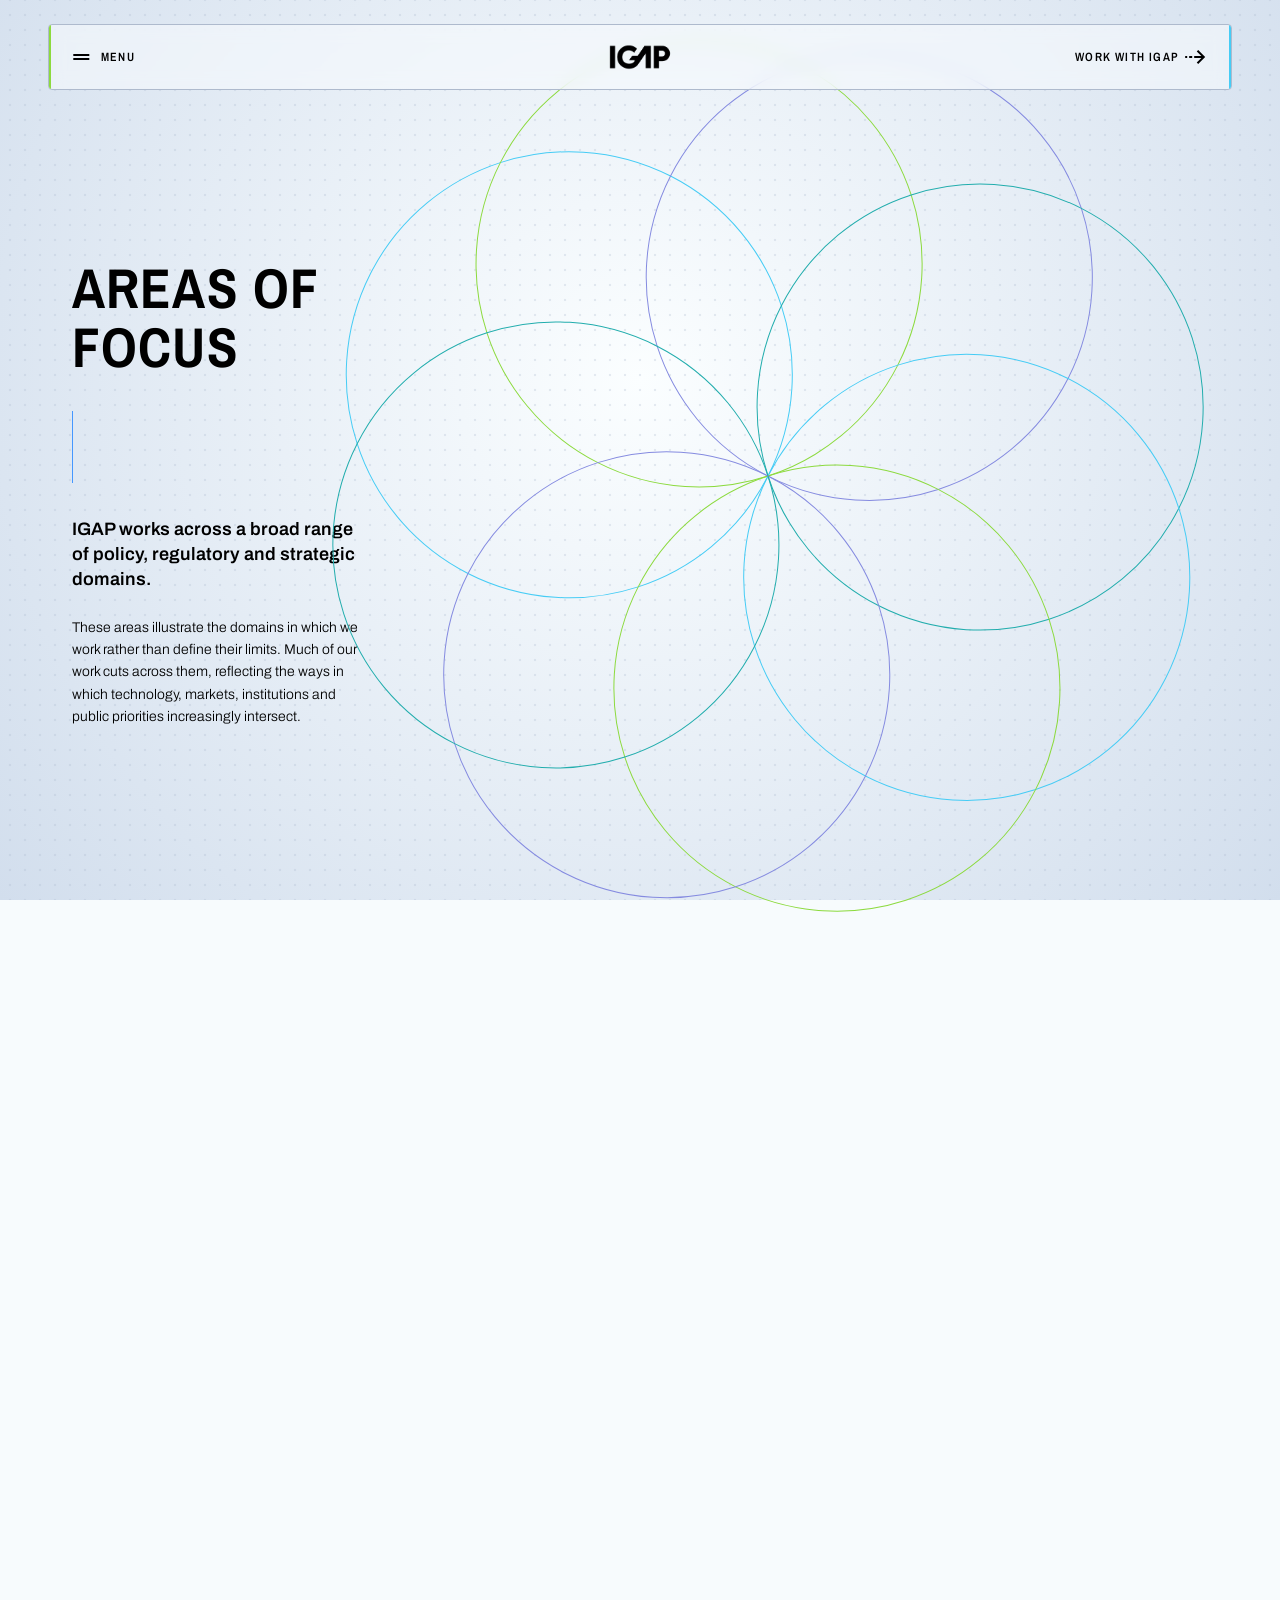
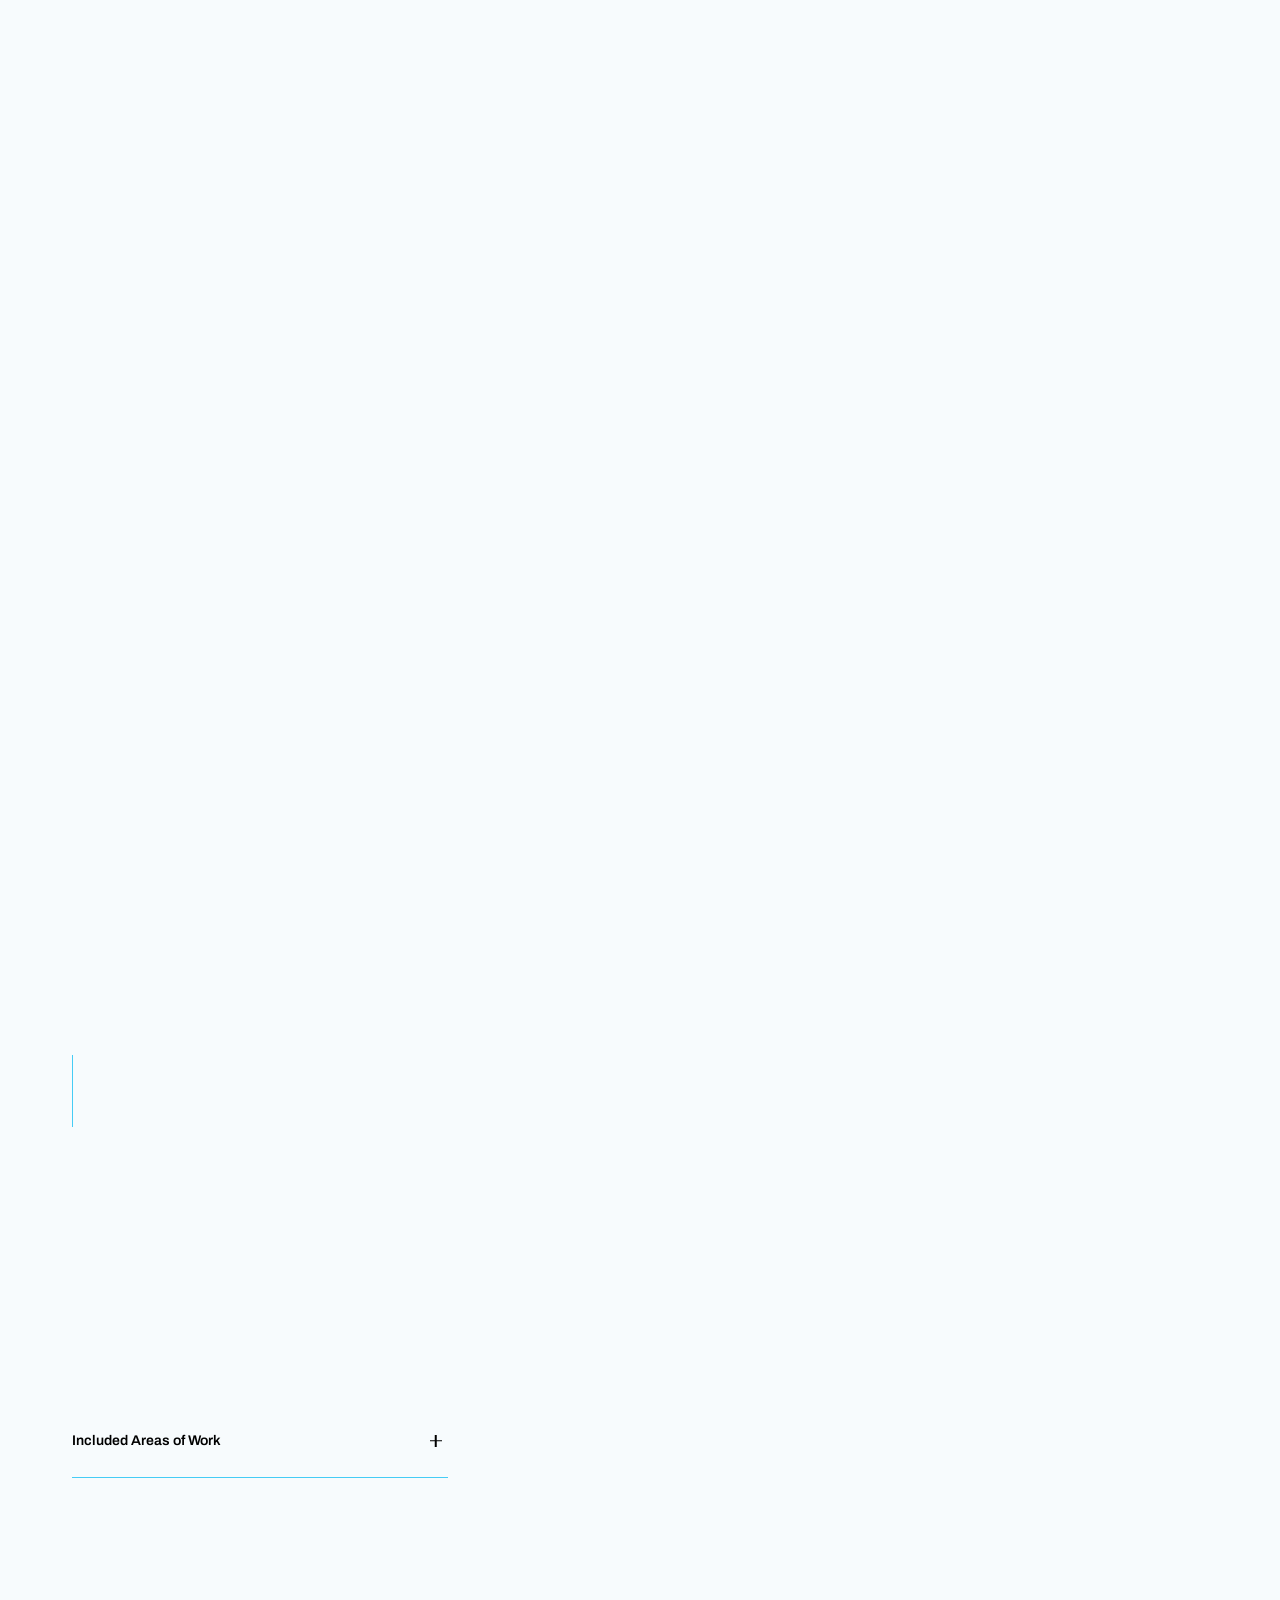
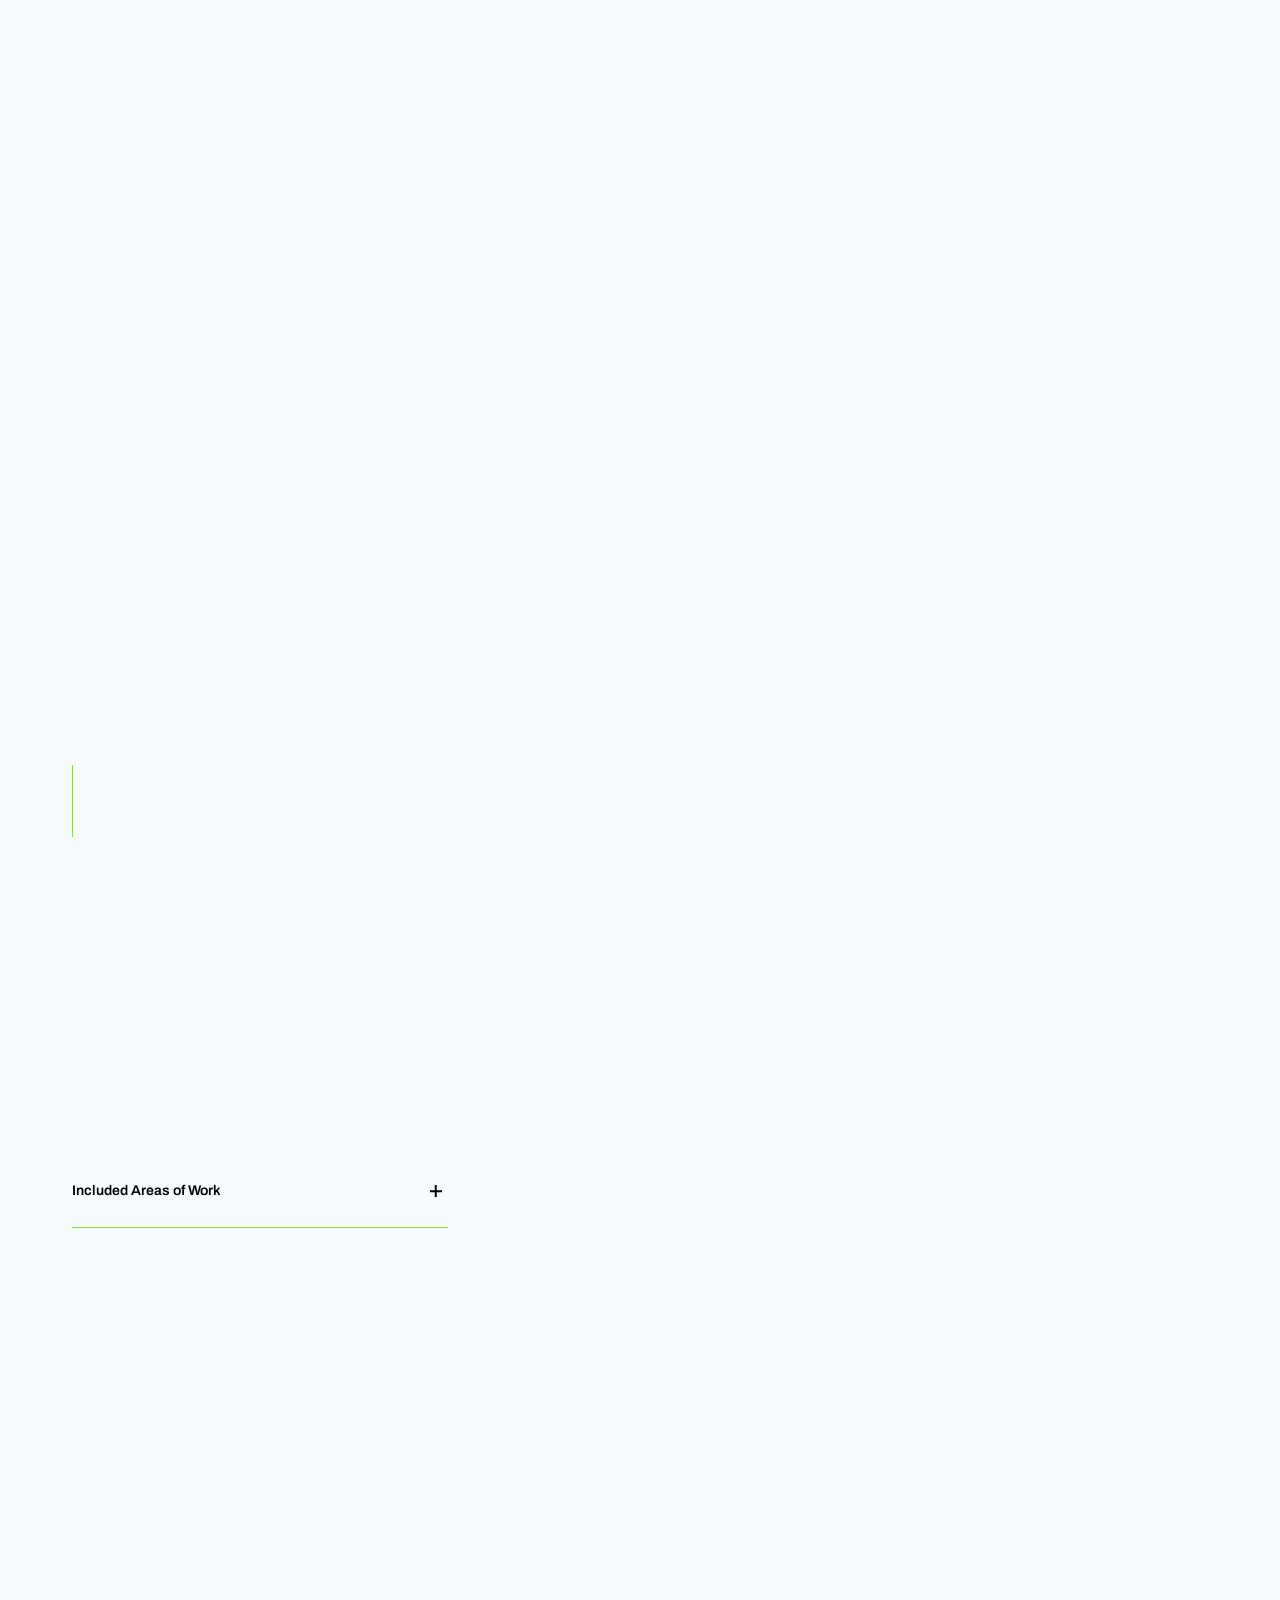
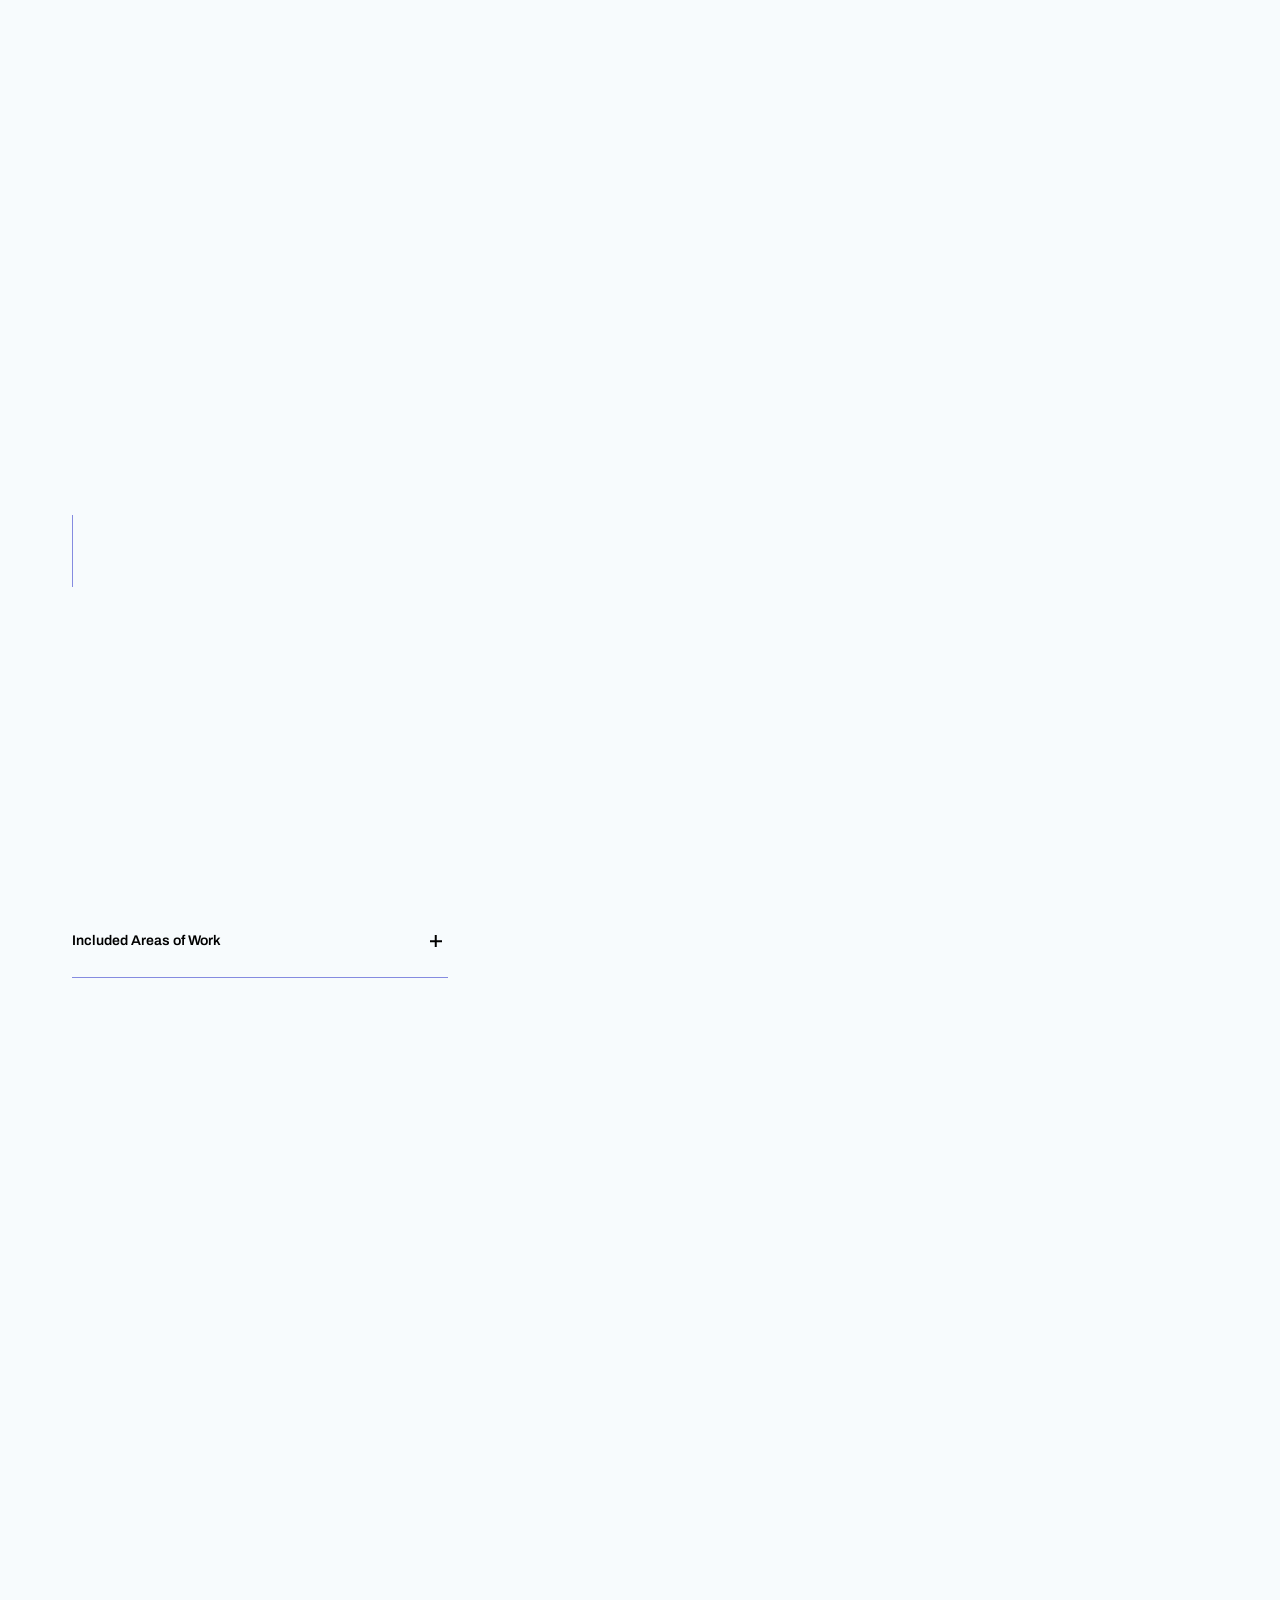
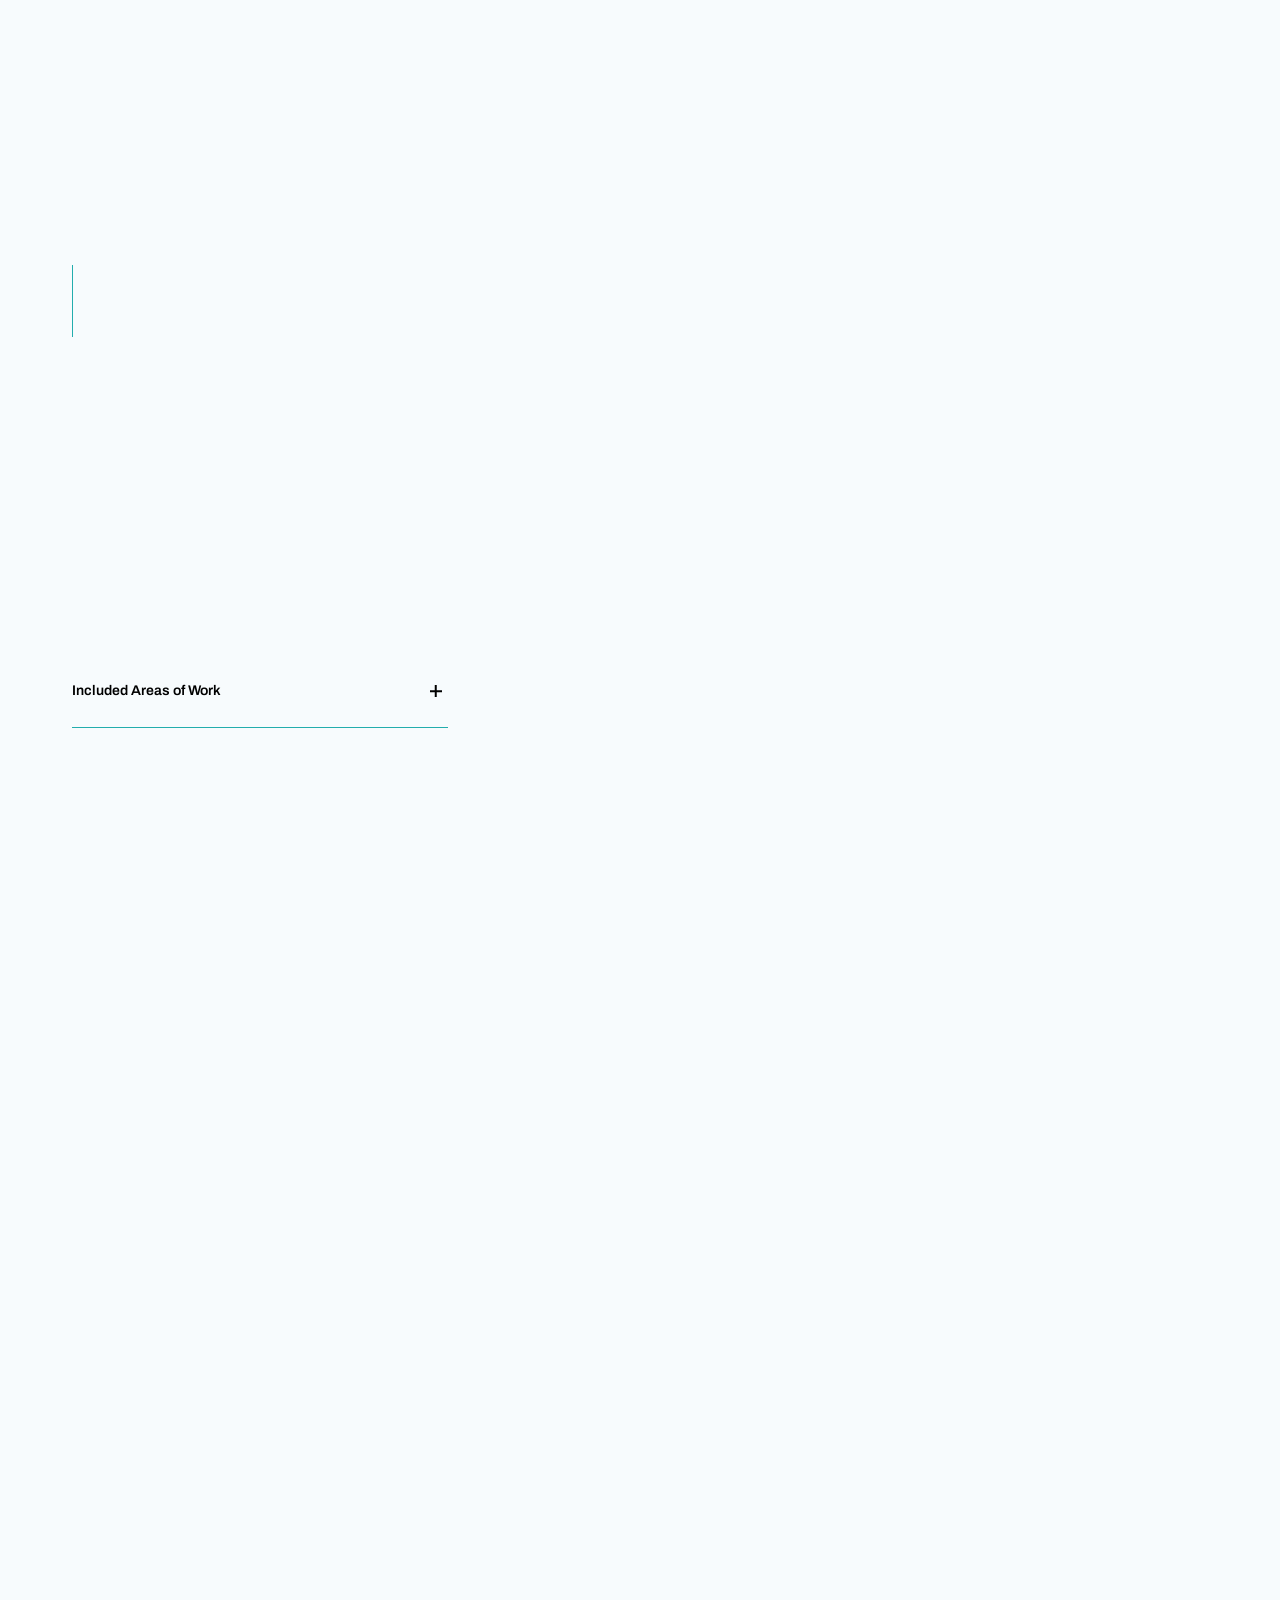
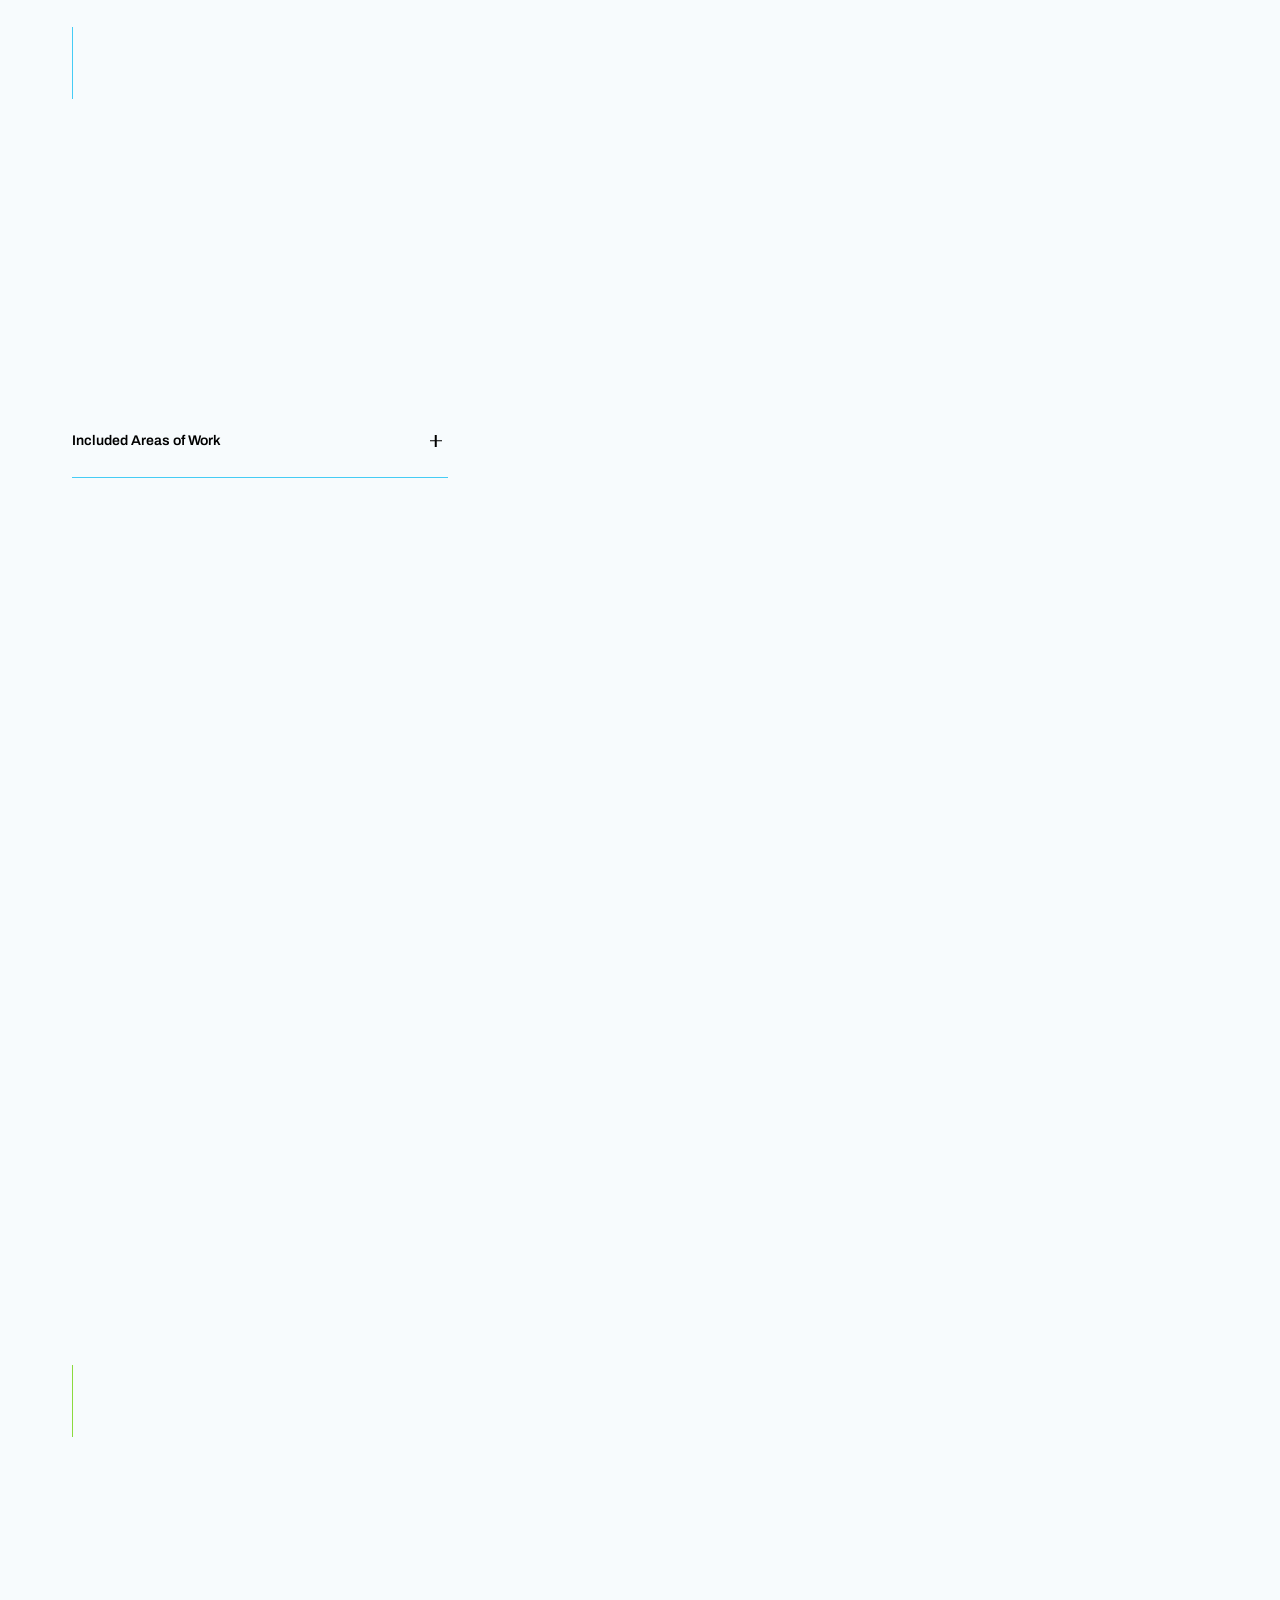
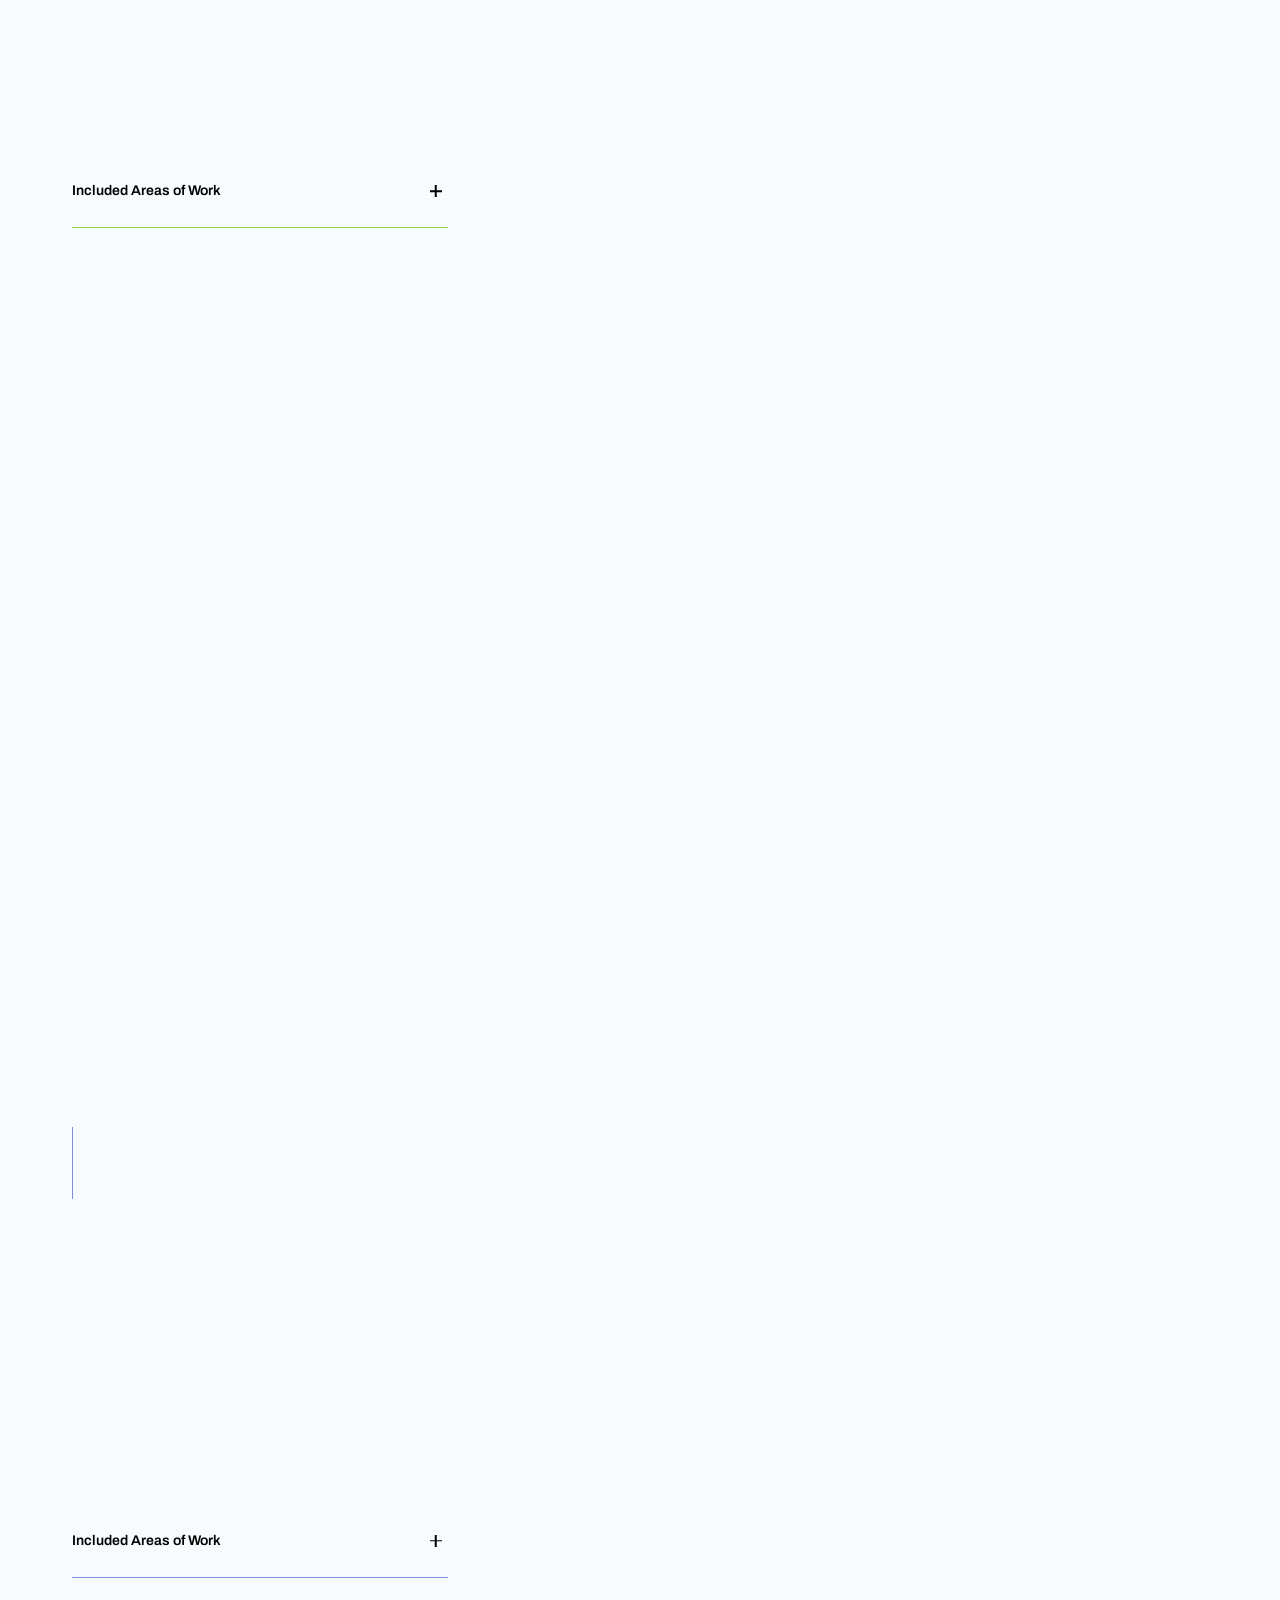
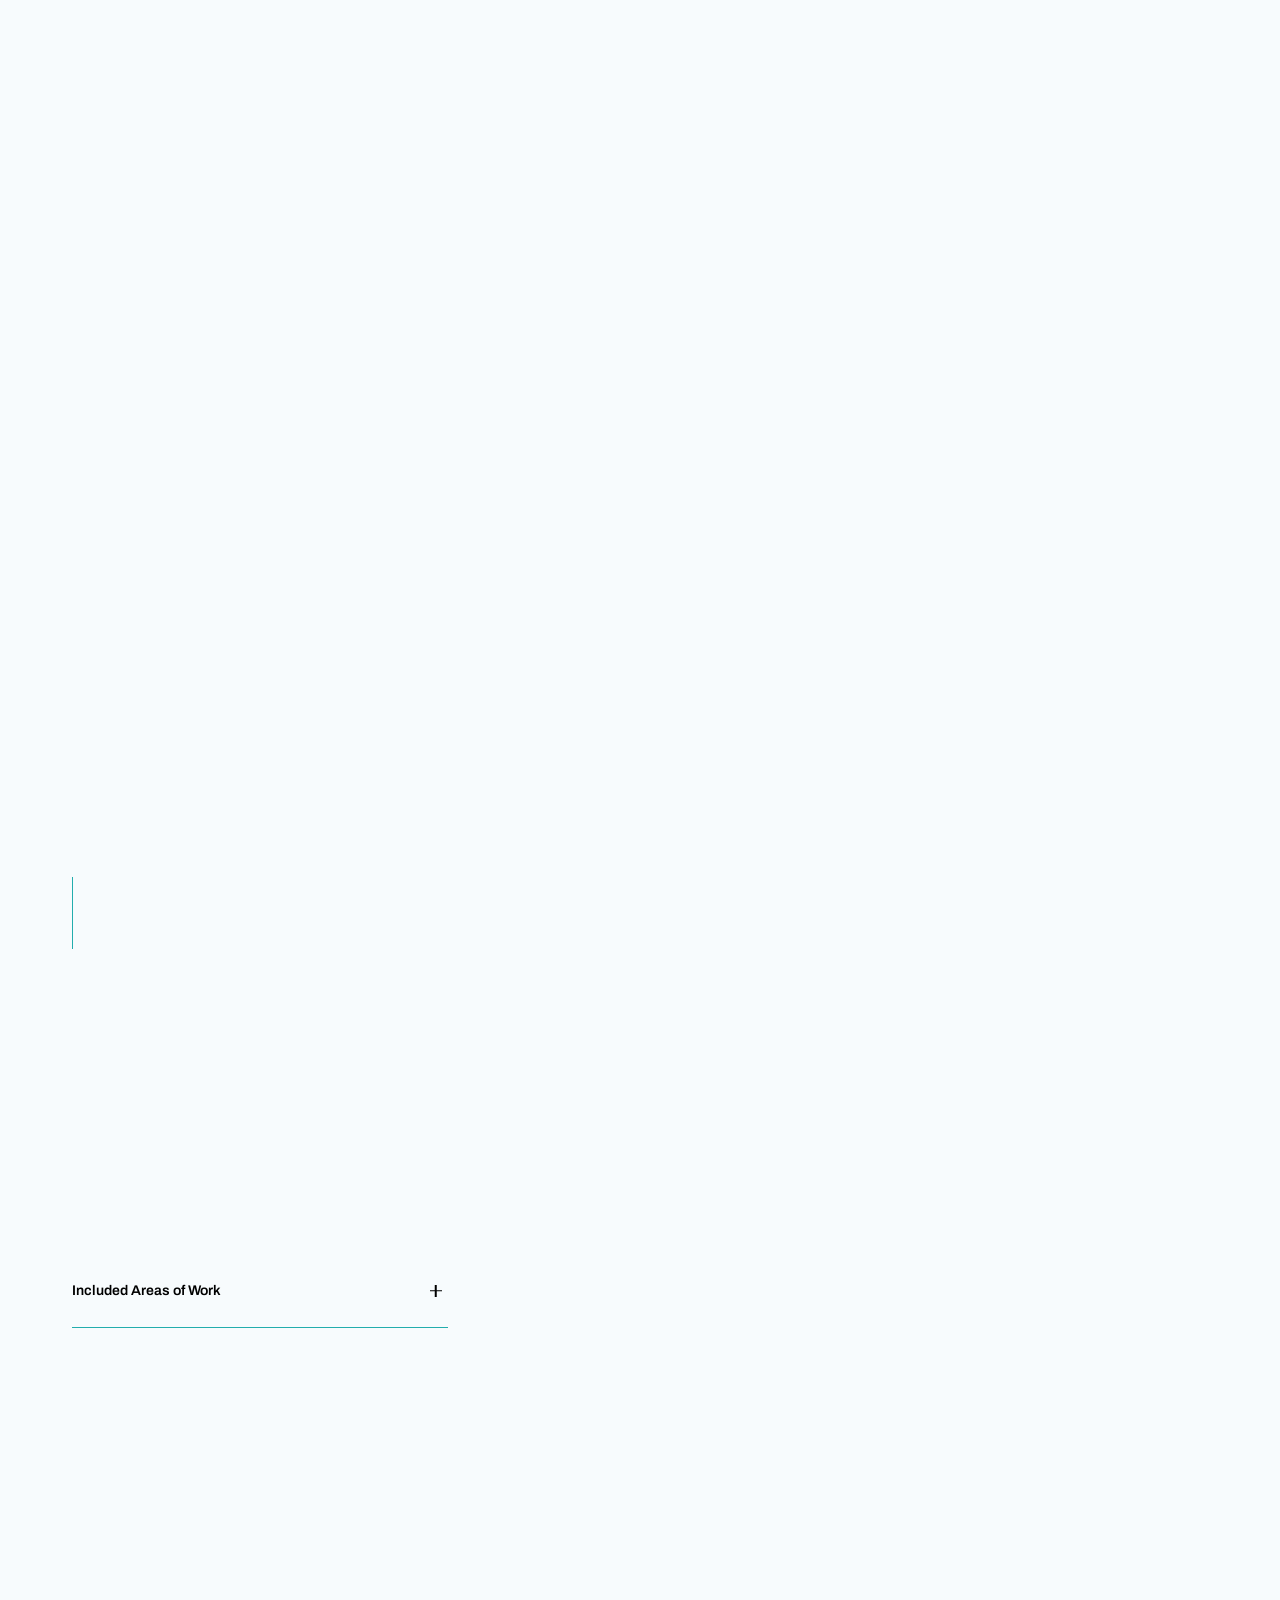
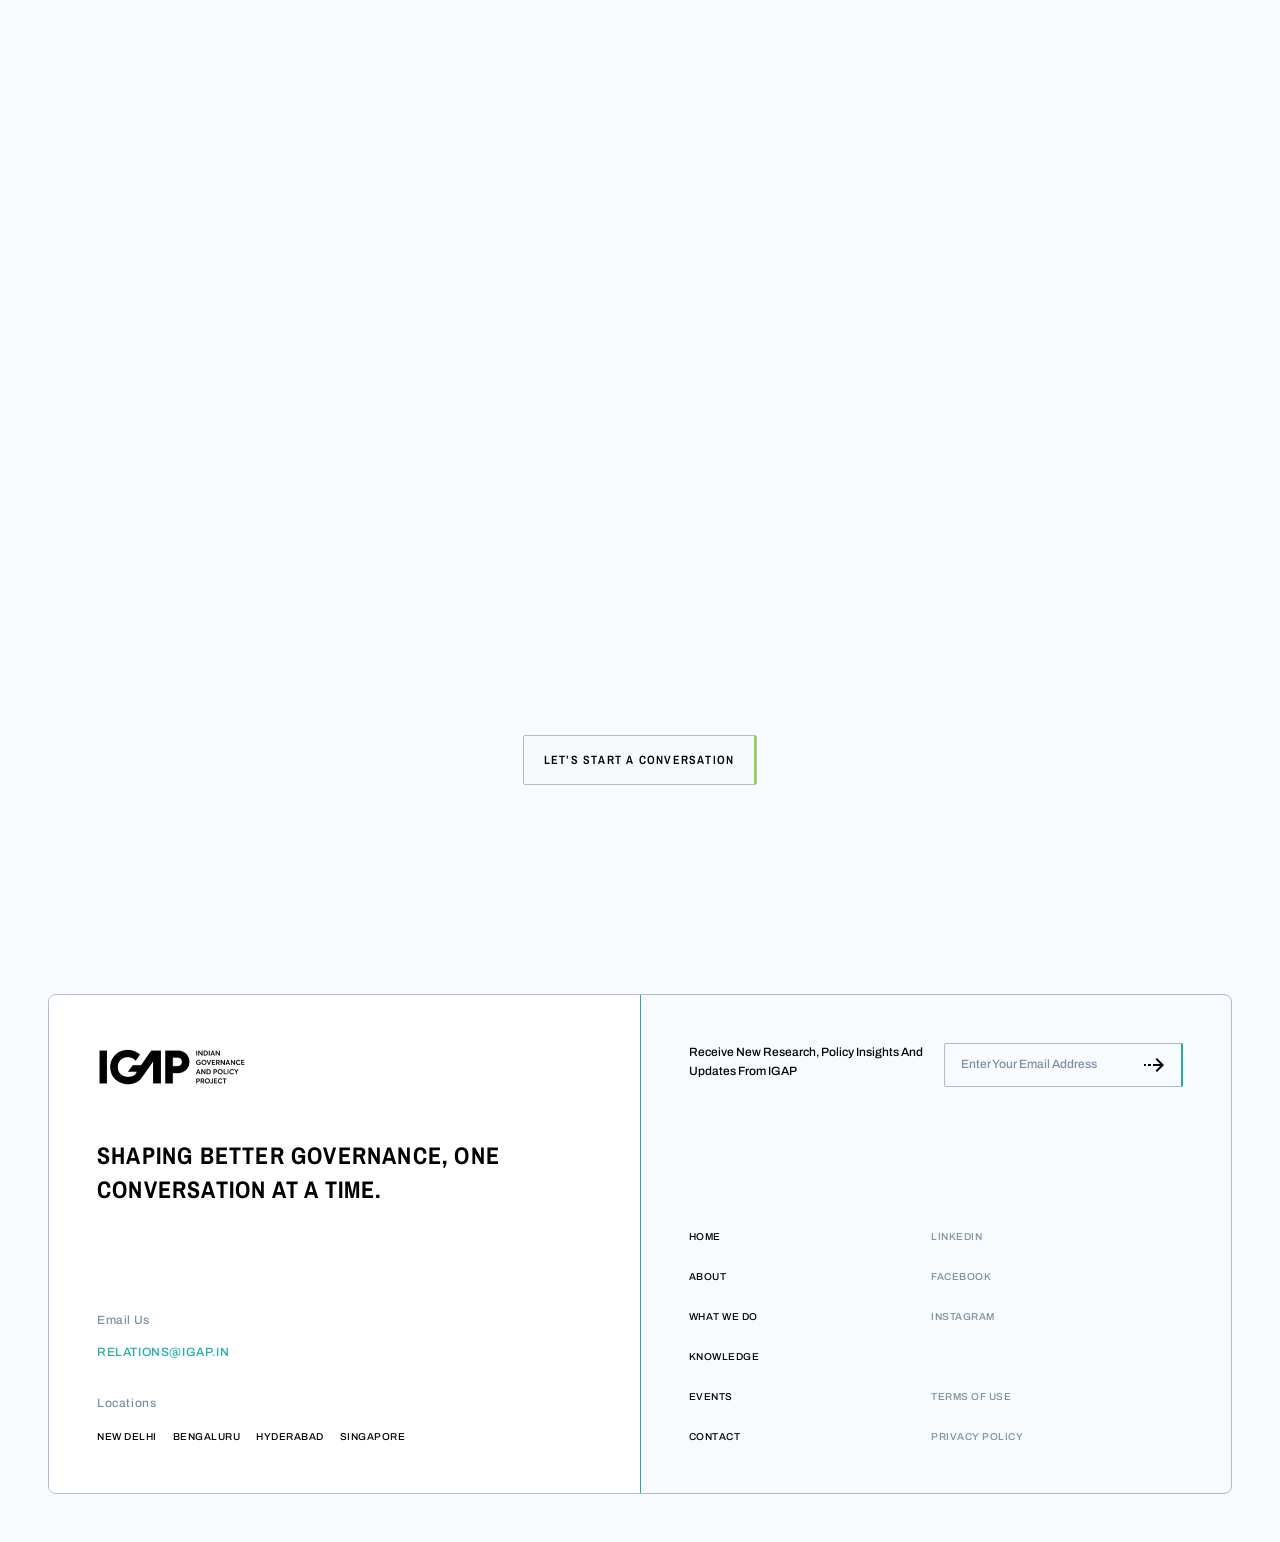
<file: areas.html>
<!DOCTYPE html>
<html lang="en">
<head>
  <meta charset="utf-8">
  <meta name="viewport" content="width=device-width, initial-scale=1">
  <title>IGAP — Areas of Focus</title>
  <meta name="description" content="IGAP works across a broad range of policy, regulatory and strategic domains: technology and the digital economy, connectivity, industrial policy, competition, national security, energy and climate, governance, and justice and social policy.">

  <link rel="preconnect" href="https://fonts.googleapis.com">
  <link rel="preconnect" href="https://fonts.gstatic.com" crossorigin>
  <link rel="stylesheet" href="https://fonts.googleapis.com/css2?family=Archivo:wght@300;400;500;600;700&family=Archivo+Narrow:wght@400;500;600;700&family=Space+Grotesk:wght@500&display=swap">

  <link rel="stylesheet" href="css/embed-fragments.css">
  <link rel="stylesheet" href="css/style.css">
  <link rel="stylesheet" href="css/areas.css">

  <link rel="shortcut icon" href="images/favicon.ico" type="image/x-icon">
  <link rel="apple-touch-icon" href="images/webclip.png">
</head>

<!-- data-blue-from matches nothing on purpose: this page runs its own
     mode watcher in js/area-ring.js, so site.js's stands down -->
<body class="is-areas" data-blue-from="#no-auto-blue">
<!-- The eight area glyphs, lifted from the design file (Material
     Symbols). One sprite, two users: the circular badge at the head of
     each area's copy, and the hero's ring, which shows the hovered
     area's glyph where the sections show its number. -->
<svg class="ic-sprite" aria-hidden="true" focusable="false"><defs>
  <symbol id="ic-1" viewBox="0 0 48 48"><title>memory</title><path transform="translate(0 48) scale(.05)" d="M392.39-392.39V-567H567v174.61H392.39Zm45.38-45.38h83.85v-83.85h-83.85v83.85ZM370-149.23V-220h-92.31q-23.53 0-40.61-17.08T220-277.69V-370h-70.77v-45.38H220v-132.08h-70.77v-45.39H220v-92.3q0-23.53 17.08-40.61t40.61-17.08H370v-67.93h45.38v67.93h132.08v-67.93h45.39v67.93h92.3q23.53 0 40.61 17.08t17.08 40.61v92.3h67.93v45.39h-67.93v132.08h67.93V-370h-67.93v92.31q0 23.53-17.08 40.61T685.15-220h-92.3v70.77h-45.39V-220H415.38v70.77H370Zm315.15-116.16q4.62 0 8.46-3.84 3.85-3.85 3.85-8.46v-407.46q0-4.62-3.85-8.46-3.84-3.85-8.46-3.85H277.69q-4.61 0-8.46 3.85-3.84 3.84-3.84 8.46v407.46q0 4.61 3.84 8.46 3.85 3.84 8.46 3.84h407.46ZM480-480Z"/></symbol>
  <symbol id="ic-2" viewBox="0 0 48 48"><title>settings_input_antenna</title><path transform="translate(0 48) scale(.05)" d="M60-480q0-87.38 32.96-163.92 32.96-76.54 90.08-133.35 57.11-56.81 133.46-89.77Q392.85-900 480-900t163.69 32.77q76.54 32.77 133.66 89.58 57.11 56.8 89.88 133.34Q900-567.77 900-480h-45.39q0-78.07-29.54-146.26-29.54-68.18-80.33-119.19-50.79-51-119.3-80.08-68.52-29.08-145.52-29.08-77.01 0-145.19 29.03-68.18 29.04-119.18 79.85-51.01 50.81-80.59 119.15-29.57 68.33-29.57 146.58H60Zm171.16 0q0-104.71 72.8-176.97t176.15-72.26q103.35 0 176.24 72.26 72.88 72.26 72.88 176.97h-45.38q0-85.23-59.63-144.54-59.63-59.31-144.23-59.31-84.61 0-144.03 59.31T276.54-480h-45.38ZM360-77.85l-32-32 129.31-129.3V-399q-27-10.23-43.69-32.11-16.7-21.89-16.7-48.38 0-34.85 24.22-59.03 24.22-24.17 59-24.17T539-538.52q24.08 24.18 24.08 58.93 0 26.41-16.7 48.46-16.69 22.05-43.69 32.13v159.85L632-109.85l-32 32-120-120-120 120Z"/></symbol>
  <symbol id="ic-3" viewBox="0 0 48 48"><title>factory</title><path transform="translate(0 48) scale(.05)" d="M100-100v-447.54l240-102.07v79.23L540-651v111h320v440H100Zm45.39-45.39h669.22v-349.08h-320v-89.45l-200 80v-78.62l-149.22 66v371.15Zm306.53-103.84h56.16v-141.54h-56.16v141.54Zm-160 0h56.16v-141.54h-56.16v141.54Zm320 0h56.16v-141.54h-56.16v141.54ZM860-540H712.31l40-304.61h70L860-540ZM145.39-145.39h669.22-669.22Z"/></symbol>
  <symbol id="ic-4" viewBox="0 0 48 48"><title>finance_mode</title><path transform="translate(0 48) scale(.05)" d="M332.23-446.16v-256.53h70.38v256.53l-34.99-36.53-35.39 36.53ZM515.08-349v-517.15h70.38v446.77L515.08-349ZM149-264.77v-273.46h70.39v203.07L149-264.77ZM143.85-128l226-226 147.46 129.31L792-499.77h-95.31v-45.38H870v172.69h-45.38v-95.31L518.15-161.31 371.08-290l-162 162h-65.23Z"/></symbol>
  <symbol id="ic-5" viewBox="0 0 48 48"><title>local_police</title><path transform="translate(0 48) scale(.05)" d="M387.08-368.39 480-437.92l90.31 68.76-37.23-110.99 94.46-68.7H514.15L480-659.61l-34.15 110.76H332.46l92.46 68.7-37.84 111.76Zm92.92 267q-130.38-35.77-215.19-155.19Q180-376 180-521.08v-225.69l300-112.31 300 112.31v225.69q0 145.08-84.81 264.5Q610.38-137.16 480-101.39Zm0-47.38Q591.92-185.23 663.27-289q71.34-103.77 71.34-232.08v-194.07L480-810.85l-254.61 95.7v194.07q0 128.31 71.34 232.08Q368.08-185.23 480-148.77Zm0-330.85Z"/></symbol>
  <symbol id="ic-6" viewBox="0 0 48 48"><title>energy_savings_leaf</title><path transform="translate(0 48) scale(.05)" d="M480.38-196.16q118.08 0 200.77-82.88 82.69-82.88 82.69-201.23v-283.57H480.27q-118.35 0-201.23 82.69t-82.88 200.77q0 118.46 82.8 201.34 82.8 82.88 201.42 82.88Zm-47.78-108.9 185.61-166.36q8.87-7.96 5.25-19.12-3.62-11.15-16.08-13.15l-145.46-14.08 87.77-119.54q3.23-4.23 2.73-9.15t-4.11-9.54q-4.62-4.23-10.42-4.27-5.8-.04-10.37 4.24L343.16-489.95q-8.85 7.95-5.43 19.3 3.43 11.34 15.89 13.34l145.46 13.69-88 119.93q-3.23 4.23-2.73 9.15t4.92 9.54q4.04 4.23 9.39 4.23 5.35 0 9.94-4.29Zm47.78 154.29q-62.39 0-117.54-21.35-55.15-21.34-99.3-59.42l-74.08 74.08q-3.88 3.84-7.57 5.27-3.7 1.42-8.46 1.42-9.27 0-15.97-6.72-6.69-6.72-6.69-16.04 0-4.78 1.42-8.43 1.43-3.66 5.27-7.5l74.08-74.08q-38.08-44.15-59.42-99.3-21.35-55.15-21.35-117.54 0-137.24 96.15-233.04 96.16-95.81 233.41-95.81h328.9v328.9q0 137.25-95.81 233.41-95.8 96.15-233.04 96.15ZM480-480Z"/></symbol>
  <symbol id="ic-7" viewBox="0 0 48 48"><title>account_balance</title><path transform="translate(0 48) scale(.05)" d="M238.93-251.39v-343.23h45.38v343.23h-45.38Zm221.22 0v-343.23h45.39v343.23h-45.39ZM110.77-140.62V-186h738.46v45.38H110.77Zm564.92-110.77v-343.23h45.38v343.23h-45.38ZM110.77-660v-37.23L480-898.31l369.23 201.08V-660H110.77Zm109.77-45.39h518.92-518.92Zm0 0h518.92L480-846.23 220.54-705.39Z"/></symbol>
  <symbol id="ic-8" viewBox="0 0 48 48"><title>balance</title><path transform="translate(0 48) scale(.05)" d="M100-140v-45.39h357.31v-471.69q-27.16-7.07-48.62-27.96-21.46-20.88-28.92-49.57H224.23l121.16 300.46Q343.62-393 308.23-364q-35.38 29-85.54 29-50.15 0-85.53-29-35.39-29-37.16-70.15l121.54-300.46H140V-780h239.77q9.31-34.23 36.77-57.11Q444-860 480-860t63.46 22.89q27.46 22.88 36.77 57.11H820v45.39h-81.16L860-434.15Q858.23-393 822.84-364q-35.38 29-85.53 29-50.16 0-85.54-29-35.39-29-37.16-70.15l121.54-300.46H580.23q-7.46 28.69-28.92 49.57-21.46 20.89-48.62 27.96v471.69H860V-140H100Zm559.61-297.69H815l-77.69-194.77-77.7 194.77Zm-514.61 0h155.39l-77.7-194.77L145-437.69ZM480-700q24.08 0 40.69-17.11 16.62-17.12 16.62-40.2 0-24.07-16.62-40.69-16.61-16.61-40.69-16.61-23.08 0-40.19 16.61-17.12 16.62-17.12 40.69 0 23.08 17.12 40.2Q456.92-700 480-700Z"/></symbol>
</defs></svg>
<header class="site-header" data-menu-root>
  <nav class="menu" aria-label="Main menu" hidden>
    <div class="menu__bg"></div>
    <div class="menu__inner">
      <div class="menu__large">
        <div class="menu__group">
          <p class="menu__eyebrow">Our Expertise</p>
          <ul class="menu__links">
            <li><a href="capabilities.html">capabilities</a></li>
            <li><a href="areas.html">Areas of Work</a></li>
          </ul>
        </div>
        <ul class="menu__links">
          <li><a href="about.html">About Us</a></li>
          <li><a href="#">Knowledge</a></li>
          <li><a href="#">Contact</a></li>
        </ul>
      </div>
      <ul class="menu__small">
        <li><a href="#">reports</a></li>
        <li><a href="#">events</a></li>
        <li><a href="#">IGAP primers</a></li>
        <li><a href="#">Media</a></li>
      </ul>
    </div>
    <button class="menu__close" type="button" data-menu-close aria-label="Close menu">
      <img src="images/System-Icons_2.svg" width="24" height="24" alt="">
    </button>
  </nav>

  <div class="header-bar">
    <div class="header-bar__slot header-bar__slot--left">
      <button class="btn-menu" type="button" data-menu-open aria-expanded="false">
        <img src="images/menu-icon.svg" width="24" height="24" alt="">
        <span class="btn-label btn-label--menu">Menu</span>
      </button>
      <span class="hl hl--left" aria-hidden="true"></span>
    </div>

    <a class="site-logo" href="index.html">
      <img src="images/Logo-coloured.png" alt="IGAP">
    </a>

    <div class="header-bar__slot header-bar__slot--right">
      <a class="btn-work" href="#">
        <span class="btn-label">Work With IGAP</span>
        <img src="images/Arrow-Dark.svg" alt="" width="24" height="24">
      </a>
      <span class="hl hl--right" aria-hidden="true"></span>
    </div>
  </div>
</header>

<header class="site-header site-header--mobile" data-menu-root>
  <nav class="menu" aria-label="Main menu" hidden>
    <div class="menu__bg"></div>
    <div class="menu__inner">
      <div class="menu__large">
        <div class="menu__group">
          <p class="menu__eyebrow">Our Expertise</p>
          <ul class="menu__links">
            <li><a href="capabilities.html">capabilities</a></li>
            <li><a href="areas.html">Areas of Work</a></li>
          </ul>
        </div>
        <ul class="menu__links">
          <li><a href="about.html">About Us</a></li>
          <li><a href="#">Knowledge</a></li>
          <li><a href="#">Contact</a></li>
        </ul>
      </div>
      <ul class="menu__small">
        <li><a href="#">reports</a></li>
        <li><a href="#">events</a></li>
        <li><a href="#">IGAP primers</a></li>
        <li><a href="#">Media</a></li>
      </ul>
    </div>
    <button class="menu__close" type="button" data-menu-close aria-label="Close menu">
      <img src="images/System-Icons_2.svg" width="24" height="24" alt="">
    </button>
  </nav>

  <div class="header-bar header-bar--mobile">
    <a class="site-logo site-logo--mobile" href="index.html">
      <img src="images/Logo-coloured.png" alt="IGAP">
    </a>
    <button class="btn-menu" type="button" data-menu-open aria-expanded="false">
      <img src="images/menu-icon.svg" width="24" height="24" alt="">
      <span class="btn-label btn-label--menu">Menu</span>
    </button>
  </div>
</header>

<div class="scene-bg" aria-hidden="true"></div>

<!-- The dot field, exactly as built for the homepage: one tiled base layer
     plus a cursor-following halo of four masked ring layers. -->
<div class="dotfield" aria-hidden="true">
  <div class="dotfield__layer dotfield__band"></div>
  <div class="dotfield__halo">
    <div class="dotfield__layer dotfield__ring dotfield__ring--3"></div>
    <div class="dotfield__layer dotfield__ring dotfield__ring--2"></div>
    <div class="dotfield__layer dotfield__ring dotfield__ring--1"></div>
    <div class="dotfield__layer dotfield__ring dotfield__ring--0"></div>
  </div>
</div>

<main class="page">

  <!-- The ring is the page's spine: one artwork, pinned for the whole run,
       moving and relighting between the hero and each area rather than being
       redrawn per section. js/area-ring.js owns the states. -->
  <div class="ar-stage" id="ar-stage">
    <div class="ar-ring" id="ar-ring" aria-hidden="true">
  <svg class="ring__svg" viewBox="0 0 700 700" role="img" aria-label="The eight areas of focus, drawn as one ring of overlapping circles">
    <g class="ring__rotor">

        <g class="ring__g" data-area="1" data-accent="sky" data-cx="252.77" data-cy="252.77" data-r="137.50">
          <path class="ring__c" d="M115.27 252.77 a137.50 137.50 0 1 0 275.00 0 a137.50 137.50 0 1 0 -275.00 0"></path>
        </g>
        <g class="ring__g" data-area="2" data-accent="green" data-cx="350.00" data-cy="212.50" data-r="137.50">
          <path class="ring__c" d="M212.50 212.50 a137.50 137.50 0 1 0 275.00 0 a137.50 137.50 0 1 0 -275.00 0"></path>
        </g>
        <g class="ring__g" data-area="3" data-accent="violet" data-cx="447.23" data-cy="252.77" data-r="137.50">
          <path class="ring__c" d="M309.73 252.77 a137.50 137.50 0 1 0 275.00 0 a137.50 137.50 0 1 0 -275.00 0"></path>
        </g>
        <g class="ring__g" data-area="4" data-accent="teal" data-cx="487.50" data-cy="350.00" data-r="137.50">
          <path class="ring__c" d="M350.00 350.00 a137.50 137.50 0 1 0 275.00 0 a137.50 137.50 0 1 0 -275.00 0"></path>
        </g>
        <g class="ring__g" data-area="5" data-accent="sky" data-cx="447.23" data-cy="447.23" data-r="137.50">
          <path class="ring__c" d="M309.73 447.23 a137.50 137.50 0 1 0 275.00 0 a137.50 137.50 0 1 0 -275.00 0"></path>
        </g>
        <g class="ring__g" data-area="6" data-accent="green" data-cx="350.00" data-cy="487.50" data-r="137.50">
          <path class="ring__c" d="M212.50 487.50 a137.50 137.50 0 1 0 275.00 0 a137.50 137.50 0 1 0 -275.00 0"></path>
        </g>
        <g class="ring__g" data-area="7" data-accent="violet" data-cx="252.77" data-cy="447.23" data-r="137.50">
          <path class="ring__c" d="M115.27 447.23 a137.50 137.50 0 1 0 275.00 0 a137.50 137.50 0 1 0 -275.00 0"></path>
        </g>
        <g class="ring__g" data-area="8" data-accent="teal" data-cx="212.50" data-cy="350.00" data-r="137.50">
          <path class="ring__c" d="M75.00 350.00 a137.50 137.50 0 1 0 275.00 0 a137.50 137.50 0 1 0 -275.00 0"></path>
        </g>
    </g>
  </svg>
      <p class="ring__num" id="ring-num" aria-hidden="true"></p>
    </div>
    <div class="ar-col">

  <!-- ------------------------------------------------------------- HERO -->
  <div class="area-track area-track--hero">
  <section class="ar-hero" id="ar-hero">
    <div class="ar-hero__inner">
      <div class="ar-hero__text">
        <h1 class="ar-hero__title" data-reveal>Areas of Focus</h1>
        <span class="ar-hero__hint" aria-hidden="true"></span>
        <div class="ar-hero__copy">
          <p class="ar-hero__mission" data-fade>IGAP works across a broad range of policy, regulatory and strategic domains.</p>
          <p class="ar-hero__approach" data-fade>These areas illustrate the domains in which we work rather than define their limits. Much of our work cuts across them, reflecting the ways in which technology, markets, institutions and public priorities increasingly intersect.</p>
        </div>
      </div>
    </div>
  </section>
  </div>

  <!-- ------------------------------------------- HERO: THE INDEX ---------
       Figma gives the index a screen of its own, the second of the two the
       hero runs to, exactly as the capabilities page does. The ring carries
       across both -- it is the same artwork either side -- so what changes
       under it is the column. -->
  <div class="area-track">
  <section class="ar-hero ar-hero--index" id="ar-hero-index">
    <div class="ar-hero__inner">
      <nav class="ar-index" aria-label="Areas of focus" data-fade-group=".ar-index__link" data-fade-stagger="80">
        <a class="ar-index__link" href="#area-1" data-area="1">
          <span class="ar-index__text"><span class="ar-index__num" aria-hidden="true">01</span><span class="ar-index__name">Technology, AI &amp; Digital Economy</span></span>
          <svg class="ar-index__arrow" viewBox="0 0 24 24" aria-hidden="true" focusable="false"><path d="M12 5.5v13m0 0 5-5m-5 5-5-5" fill="none" stroke="currentColor" stroke-width="2" stroke-linecap="round" stroke-linejoin="round"/></svg>
        </a>
        <a class="ar-index__link" href="#area-2" data-area="2">
          <span class="ar-index__text"><span class="ar-index__num" aria-hidden="true">02</span><span class="ar-index__name">Connectivity &amp; Digital Infrastructure</span></span>
          <svg class="ar-index__arrow" viewBox="0 0 24 24" aria-hidden="true" focusable="false"><path d="M12 5.5v13m0 0 5-5m-5 5-5-5" fill="none" stroke="currentColor" stroke-width="2" stroke-linecap="round" stroke-linejoin="round"/></svg>
        </a>
        <a class="ar-index__link" href="#area-3" data-area="3">
          <span class="ar-index__text"><span class="ar-index__num" aria-hidden="true">03</span><span class="ar-index__name">Industrial Policy, Trade &amp; Investment</span></span>
          <svg class="ar-index__arrow" viewBox="0 0 24 24" aria-hidden="true" focusable="false"><path d="M12 5.5v13m0 0 5-5m-5 5-5-5" fill="none" stroke="currentColor" stroke-width="2" stroke-linecap="round" stroke-linejoin="round"/></svg>
        </a>
        <a class="ar-index__link" href="#area-4" data-area="4">
          <span class="ar-index__text"><span class="ar-index__num" aria-hidden="true">04</span><span class="ar-index__name">Competition, Consumer &amp; Market Regulation</span></span>
          <svg class="ar-index__arrow" viewBox="0 0 24 24" aria-hidden="true" focusable="false"><path d="M12 5.5v13m0 0 5-5m-5 5-5-5" fill="none" stroke="currentColor" stroke-width="2" stroke-linecap="round" stroke-linejoin="round"/></svg>
        </a>
        <a class="ar-index__link" href="#area-5" data-area="5">
          <span class="ar-index__text"><span class="ar-index__num" aria-hidden="true">05</span><span class="ar-index__name">National Security, Defence &amp; Strategic Technologies</span></span>
          <svg class="ar-index__arrow" viewBox="0 0 24 24" aria-hidden="true" focusable="false"><path d="M12 5.5v13m0 0 5-5m-5 5-5-5" fill="none" stroke="currentColor" stroke-width="2" stroke-linecap="round" stroke-linejoin="round"/></svg>
        </a>
        <a class="ar-index__link" href="#area-6" data-area="6">
          <span class="ar-index__text"><span class="ar-index__num" aria-hidden="true">06</span><span class="ar-index__name">Energy, Climate &amp; Sustainability</span></span>
          <svg class="ar-index__arrow" viewBox="0 0 24 24" aria-hidden="true" focusable="false"><path d="M12 5.5v13m0 0 5-5m-5 5-5-5" fill="none" stroke="currentColor" stroke-width="2" stroke-linecap="round" stroke-linejoin="round"/></svg>
        </a>
        <a class="ar-index__link" href="#area-7" data-area="7">
          <span class="ar-index__text"><span class="ar-index__num" aria-hidden="true">07</span><span class="ar-index__name">Governance, Institutions &amp; Public Sector Reform</span></span>
          <svg class="ar-index__arrow" viewBox="0 0 24 24" aria-hidden="true" focusable="false"><path d="M12 5.5v13m0 0 5-5m-5 5-5-5" fill="none" stroke="currentColor" stroke-width="2" stroke-linecap="round" stroke-linejoin="round"/></svg>
        </a>
        <a class="ar-index__link" href="#area-8" data-area="8">
          <span class="ar-index__text"><span class="ar-index__num" aria-hidden="true">08</span><span class="ar-index__name">Justice, Social Policy &amp; Human Development</span></span>
          <svg class="ar-index__arrow" viewBox="0 0 24 24" aria-hidden="true" focusable="false"><path d="M12 5.5v13m0 0 5-5m-5 5-5-5" fill="none" stroke="currentColor" stroke-width="2" stroke-linecap="round" stroke-linejoin="round"/></svg>
        </a>
      </nav>
    </div>
  </section>
  </div>

  <!-- ------------------------------------------------------------ AREAS -->
  <!-- The ring is pinned and the copy runs past it: one map, eight readings.
       js/area-ring.js lights the circle belonging to whichever area is
       crossing the middle of the viewport, and handles the hover warp. -->
    <div class="ar-flow">
      <div class="area-track">
      <section class="area" id="area-1" data-area="1" aria-labelledby="area-1-title">
        <div class="area__copy">
          <span class="area__icon" aria-hidden="true"><svg viewBox="0 0 48 48"><use href="#ic-1" width="48" height="48"/></svg></span>
          <div class="area__bottom">
          <div class="area__head">
            <h2 class="area__title" id="area-1-title" data-fade><span class="area__num" aria-hidden="true">01</span> Technology, AI &amp; Digital Economy</h2>
          </div>
          <!-- the page's scroll rule again, in the area's own accent, filling
               the space the split leaves between the header and the reading -->
          <span class="area__hint" aria-hidden="true"></span>
          <div class="area__text">
            <!-- The description and the areas list are one pair: opening the
                 accordion shuts the description, so the column never has to
                 grow and the two readings swap in place. -->
            <div class="area__desc">
              <div class="area__desc-inner" data-fade-group>
              <p>We work on the policy, regulatory and institutional questions arising from technological change and the growth of the digital economy, including how emerging technologies are governed, adopted and integrated into markets and public systems.</p>
              </div>
            </div>
            <section class="ar-acc">
              <h3 class="ar-acc__head">
                <button class="ar-acc__btn" type="button" aria-expanded="false" aria-controls="area-1-included">
                  <span class="ar-acc__title">Included Areas of Work</span>
                  <span class="ar-acc__icon" aria-hidden="true"></span>
                </button>
              </h3>
              <div class="ar-acc__panel" id="area-1-included" role="region" aria-labelledby="area-1-title">
                <div class="ar-acc__inner">
                  <ul class="ar-tags">
                  <li class="ar-tag">Artificial intelligence</li>
                  <li class="ar-tag">Emerging technologies</li>
                  <li class="ar-tag">Data governance and privacy</li>
                  <li class="ar-tag">Digital platforms</li>
                  <li class="ar-tag">Cybersecurity</li>
                  <li class="ar-tag">Fintech</li>
                  <li class="ar-tag">Interactive entertainment</li>
                  <li class="ar-tag">Digital-market regulation</li>
                  </ul>
                </div>
              </div>
            </section>
          </div>
          </div>
        </div>
      </section>
      </div>
      <div class="area-track">
      <section class="area" id="area-2" data-area="2" aria-labelledby="area-2-title">
        <div class="area__copy">
          <span class="area__icon" aria-hidden="true"><svg viewBox="0 0 48 48"><use href="#ic-2" width="48" height="48"/></svg></span>
          <div class="area__bottom">
          <div class="area__head">
            <h2 class="area__title" id="area-2-title" data-fade><span class="area__num" aria-hidden="true">02</span> Connectivity &amp; Digital Infrastructure</h2>
          </div>
          <!-- the page's scroll rule again, in the area's own accent, filling
               the space the split leaves between the header and the reading -->
          <span class="area__hint" aria-hidden="true"></span>
          <div class="area__text">
            <!-- The description and the areas list are one pair: opening the
                 accordion shuts the description, so the column never has to
                 grow and the two readings swap in place. -->
            <div class="area__desc">
              <div class="area__desc-inner" data-fade-group>
              <p>We work on the infrastructure, investment and policy frameworks that underpin digital capacity and connectivity, from telecommunications and spectrum to compute, data centres and digital public infrastructure.</p>
              <p>Our work considers regulation, market structure, infrastructure development and the relationship between digital capacity and wider economic and strategic priorities.</p>
              </div>
            </div>
            <section class="ar-acc">
              <h3 class="ar-acc__head">
                <button class="ar-acc__btn" type="button" aria-expanded="false" aria-controls="area-2-included">
                  <span class="ar-acc__title">Included Areas of Work</span>
                  <span class="ar-acc__icon" aria-hidden="true"></span>
                </button>
              </h3>
              <div class="ar-acc__panel" id="area-2-included" role="region" aria-labelledby="area-2-title">
                <div class="ar-acc__inner">
                  <ul class="ar-tags">
                  <li class="ar-tag">Telecommunications</li>
                  <li class="ar-tag">Spectrum</li>
                  <li class="ar-tag">Broadband and connectivity</li>
                  <li class="ar-tag">Data centres</li>
                  <li class="ar-tag">Cloud and compute infrastructure</li>
                  <li class="ar-tag">Digital public infrastructure</li>
                  <li class="ar-tag">Infrastructure policy and investment</li>
                  </ul>
                </div>
              </div>
            </section>
          </div>
          </div>
        </div>
      </section>
      </div>
      <div class="area-track">
      <section class="area" id="area-3" data-area="3" aria-labelledby="area-3-title">
        <div class="area__copy">
          <span class="area__icon" aria-hidden="true"><svg viewBox="0 0 48 48"><use href="#ic-3" width="48" height="48"/></svg></span>
          <div class="area__bottom">
          <div class="area__head">
            <h2 class="area__title" id="area-3-title" data-fade><span class="area__num" aria-hidden="true">03</span> Industrial Policy, Trade &amp; Investment</h2>
          </div>
          <!-- the page's scroll rule again, in the area's own accent, filling
               the space the split leaves between the header and the reading -->
          <span class="area__hint" aria-hidden="true"></span>
          <div class="area__text">
            <!-- The description and the areas list are one pair: opening the
                 accordion shuts the description, so the column never has to
                 grow and the two readings swap in place. -->
            <div class="area__desc">
              <div class="area__desc-inner" data-fade-group>
              <p>We examine how governments build productive capacity, attract investment, strengthen supply chains and shape the development of industries and markets.</p>
              <p>Our work spans industrial and manufacturing policy, trade and market access, investment frameworks and the increasingly important relationship between economic policy, technology, resilience and national capability.</p>
              </div>
            </div>
            <section class="ar-acc">
              <h3 class="ar-acc__head">
                <button class="ar-acc__btn" type="button" aria-expanded="false" aria-controls="area-3-included">
                  <span class="ar-acc__title">Included Areas of Work</span>
                  <span class="ar-acc__icon" aria-hidden="true"></span>
                </button>
              </h3>
              <div class="ar-acc__panel" id="area-3-included" role="region" aria-labelledby="area-3-title">
                <div class="ar-acc__inner">
                  <ul class="ar-tags">
                  <li class="ar-tag">Industrial strategy</li>
                  <li class="ar-tag">Advanced manufacturing</li>
                  <li class="ar-tag">Semiconductors and electronics</li>
                  <li class="ar-tag">Mobility and electric vehicles</li>
                  <li class="ar-tag">Agri-food supply chains</li>
                  <li class="ar-tag">Trade, tariffs and market access</li>
                  <li class="ar-tag">Investment and FDI policy</li>
                  <li class="ar-tag">Industrial incentives and state-level development</li>
                  </ul>
                </div>
              </div>
            </section>
          </div>
          </div>
        </div>
      </section>
      </div>
      <div class="area-track">
      <section class="area" id="area-4" data-area="4" aria-labelledby="area-4-title">
        <div class="area__copy">
          <span class="area__icon" aria-hidden="true"><svg viewBox="0 0 48 48"><use href="#ic-4" width="48" height="48"/></svg></span>
          <div class="area__bottom">
          <div class="area__head">
            <h2 class="area__title" id="area-4-title" data-fade><span class="area__num" aria-hidden="true">04</span> Competition, Consumer &amp; Market Regulation</h2>
          </div>
          <!-- the page's scroll rule again, in the area's own accent, filling
               the space the split leaves between the header and the reading -->
          <span class="area__hint" aria-hidden="true"></span>
          <div class="area__text">
            <!-- The description and the areas list are one pair: opening the
                 accordion shuts the description, so the column never has to
                 grow and the two readings swap in place. -->
            <div class="area__desc">
              <div class="area__desc-inner" data-fade-group>
              <p>We work on the rules and institutions that shape competition, consumer markets and regulated industries.</p>
              <p>This includes questions of market structure, competition policy, product and consumer regulation, taxation, advertising, financial regulation and the obligations faced by businesses operating in markets subject to significant public and regulatory scrutiny.</p>
              </div>
            </div>
            <section class="ar-acc">
              <h3 class="ar-acc__head">
                <button class="ar-acc__btn" type="button" aria-expanded="false" aria-controls="area-4-included">
                  <span class="ar-acc__title">Included Areas of Work</span>
                  <span class="ar-acc__icon" aria-hidden="true"></span>
                </button>
              </h3>
              <div class="ar-acc__panel" id="area-4-included" role="region" aria-labelledby="area-4-title">
                <div class="ar-acc__inner">
                  <ul class="ar-tags">
                  <li class="ar-tag">Competition and antitrust</li>
                  <li class="ar-tag">Consumer and product regulation</li>
                  <li class="ar-tag">Financial services</li>
                  <li class="ar-tag">Healthcare and life sciences regulation</li>
                  <li class="ar-tag">Taxation and excise</li>
                  <li class="ar-tag">Advertising and consumer protection</li>
                  <li class="ar-tag">Food and consumer goods</li>
                  <li class="ar-tag">Market conduct and sectoral regulation</li>
                  </ul>
                </div>
              </div>
            </section>
          </div>
          </div>
        </div>
      </section>
      </div>
      <div class="area-track">
      <section class="area" id="area-5" data-area="5" aria-labelledby="area-5-title">
        <div class="area__copy">
          <span class="area__icon" aria-hidden="true"><svg viewBox="0 0 48 48"><use href="#ic-5" width="48" height="48"/></svg></span>
          <div class="area__bottom">
          <div class="area__head">
            <h2 class="area__title" id="area-5-title" data-fade><span class="area__num" aria-hidden="true">05</span> National Security, Defence &amp; Strategic Technologies</h2>
          </div>
          <!-- the page's scroll rule again, in the area's own accent, filling
               the space the split leaves between the header and the reading -->
          <span class="area__hint" aria-hidden="true"></span>
          <div class="area__text">
            <!-- The description and the areas list are one pair: opening the
                 accordion shuts the description, so the column never has to
                 grow and the two readings swap in place. -->
            <div class="area__desc">
              <div class="area__desc-inner" data-fade-group>
              <p>We work at the intersection of national security, technology, industrial capability and economic policy.</p>
              <p>Our work examines how states build and protect strategic capability, respond to technological and geopolitical change, strengthen resilience and develop the industrial and institutional foundations required for national security.</p>
              </div>
            </div>
            <section class="ar-acc">
              <h3 class="ar-acc__head">
                <button class="ar-acc__btn" type="button" aria-expanded="false" aria-controls="area-5-included">
                  <span class="ar-acc__title">Included Areas of Work</span>
                  <span class="ar-acc__icon" aria-hidden="true"></span>
                </button>
              </h3>
              <div class="ar-acc__panel" id="area-5-included" role="region" aria-labelledby="area-5-title">
                <div class="ar-acc__inner">
                  <ul class="ar-tags">
                  <li class="ar-tag">Defence and security policy</li>
                  <li class="ar-tag">Aerospace, aviation and space</li>
                  <li class="ar-tag">Drones and autonomous systems</li>
                  <li class="ar-tag">Defence-industrial policy</li>
                  <li class="ar-tag">Critical and emerging technologies</li>
                  <li class="ar-tag">Economic security and resilience</li>
                  <li class="ar-tag">Sovereign capability</li>
                  <li class="ar-tag">Critical infrastructure and strategic supply chains</li>
                  </ul>
                </div>
              </div>
            </section>
          </div>
          </div>
        </div>
      </section>
      </div>
      <div class="area-track">
      <section class="area" id="area-6" data-area="6" aria-labelledby="area-6-title">
        <div class="area__copy">
          <span class="area__icon" aria-hidden="true"><svg viewBox="0 0 48 48"><use href="#ic-6" width="48" height="48"/></svg></span>
          <div class="area__bottom">
          <div class="area__head">
            <h2 class="area__title" id="area-6-title" data-fade><span class="area__num" aria-hidden="true">06</span> Energy, Climate &amp; Sustainability</h2>
          </div>
          <!-- the page's scroll rule again, in the area's own accent, filling
               the space the split leaves between the header and the reading -->
          <span class="area__hint" aria-hidden="true"></span>
          <div class="area__text">
            <!-- The description and the areas list are one pair: opening the
                 accordion shuts the description, so the column never has to
                 grow and the two readings swap in place. -->
            <div class="area__desc">
              <div class="area__desc-inner" data-fade-group>
              <p>We work on policy, regulatory and investment questions arising from the energy transition and the growing integration of climate and sustainability into economic and industrial policy.</p>
              <p>Our work considers emerging markets and technologies as well as the regulatory, institutional and commercial implications of transition for existing industries.</p>
              </div>
            </div>
            <section class="ar-acc">
              <h3 class="ar-acc__head">
                <button class="ar-acc__btn" type="button" aria-expanded="false" aria-controls="area-6-included">
                  <span class="ar-acc__title">Included Areas of Work</span>
                  <span class="ar-acc__icon" aria-hidden="true"></span>
                </button>
              </h3>
              <div class="ar-acc__panel" id="area-6-included" role="region" aria-labelledby="area-6-title">
                <div class="ar-acc__inner">
                  <ul class="ar-tags">
                  <li class="ar-tag">Energy transition</li>
                  <li class="ar-tag">Climate policy</li>
                  <li class="ar-tag">Renewable and emerging energy</li>
                  <li class="ar-tag">Sustainable infrastructure</li>
                  <li class="ar-tag">Sustainability regulation</li>
                  <li class="ar-tag">ESG and responsible business</li>
                  <li class="ar-tag">Green industry</li>
                  <li class="ar-tag">Carbon markets</li>
                  <li class="ar-tag">Resource efficiency</li>
                  </ul>
                </div>
              </div>
            </section>
          </div>
          </div>
        </div>
      </section>
      </div>
      <div class="area-track">
      <section class="area" id="area-7" data-area="7" aria-labelledby="area-7-title">
        <div class="area__copy">
          <span class="area__icon" aria-hidden="true"><svg viewBox="0 0 48 48"><use href="#ic-7" width="48" height="48"/></svg></span>
          <div class="area__bottom">
          <div class="area__head">
            <h2 class="area__title" id="area-7-title" data-fade><span class="area__num" aria-hidden="true">07</span> Governance, Institutions &amp; Public Sector Reform</h2>
          </div>
          <!-- the page's scroll rule again, in the area's own accent, filling
               the space the split leaves between the header and the reading -->
          <span class="area__hint" aria-hidden="true"></span>
          <div class="area__text">
            <!-- The description and the areas list are one pair: opening the
                 accordion shuts the description, so the column never has to
                 grow and the two readings swap in place. -->
            <div class="area__desc">
              <div class="area__desc-inner" data-fade-group>
              <p>We examine how public institutions are designed, how state capacity is built and how policy moves from formal rules to implementation.</p>
              <p>Our work can support governments and public institutions on institutional design, administrative and regulatory reform, capability building and the systems through which public policy is developed and delivered.</p>
              </div>
            </div>
            <section class="ar-acc">
              <h3 class="ar-acc__head">
                <button class="ar-acc__btn" type="button" aria-expanded="false" aria-controls="area-7-included">
                  <span class="ar-acc__title">Included Areas of Work</span>
                  <span class="ar-acc__icon" aria-hidden="true"></span>
                </button>
              </h3>
              <div class="ar-acc__panel" id="area-7-included" role="region" aria-labelledby="area-7-title">
                <div class="ar-acc__inner">
                  <ul class="ar-tags">
                  <li class="ar-tag">State capacity</li>
                  <li class="ar-tag">Institutional design</li>
                  <li class="ar-tag">Administrative and regulatory reform</li>
                  <li class="ar-tag">Public finance</li>
                  <li class="ar-tag">Policy implementation</li>
                  <li class="ar-tag">Centre-state and federal governance</li>
                  <li class="ar-tag">Institutional capability building</li>
                  <li class="ar-tag">Digital government and public systems</li>
                  </ul>
                </div>
              </div>
            </section>
          </div>
          </div>
        </div>
      </section>
      </div>
      <div class="area-track">
      <section class="area" id="area-8" data-area="8" aria-labelledby="area-8-title">
        <div class="area__copy">
          <span class="area__icon" aria-hidden="true"><svg viewBox="0 0 48 48"><use href="#ic-8" width="48" height="48"/></svg></span>
          <div class="area__bottom">
          <div class="area__head">
            <h2 class="area__title" id="area-8-title" data-fade><span class="area__num" aria-hidden="true">08</span> Justice, Social Policy &amp; Human Development</h2>
          </div>
          <!-- the page's scroll rule again, in the area's own accent, filling
               the space the split leaves between the header and the reading -->
          <span class="area__hint" aria-hidden="true"></span>
          <div class="area__text">
            <!-- The description and the areas list are one pair: opening the
                 accordion shuts the description, so the column never has to
                 grow and the two readings swap in place. -->
            <div class="area__desc">
              <div class="area__desc-inner" data-fade-group>
              <p>We work on policy questions affecting rights, opportunity, access to services and human development.</p>
              <p>Our work can span justice, health, education, inclusion and social protection, including the ways in which technology and institutional change affect access, delivery and outcomes.</p>
              </div>
            </div>
            <section class="ar-acc">
              <h3 class="ar-acc__head">
                <button class="ar-acc__btn" type="button" aria-expanded="false" aria-controls="area-8-included">
                  <span class="ar-acc__title">Included Areas of Work</span>
                  <span class="ar-acc__icon" aria-hidden="true"></span>
                </button>
              </h3>
              <div class="ar-acc__panel" id="area-8-included" role="region" aria-labelledby="area-8-title">
                <div class="ar-acc__inner">
                  <ul class="ar-tags">
                  <li class="ar-tag">Access to justice</li>
                  <li class="ar-tag">Technology and justice</li>
                  <li class="ar-tag">Health and mental health</li>
                  <li class="ar-tag">Education and skills</li>
                  <li class="ar-tag">Social protection</li>
                  <li class="ar-tag">Inclusion and accessibility</li>
                  <li class="ar-tag">Public service delivery</li>
                  <li class="ar-tag">Rights and accountability</li>
                  </ul>
                </div>
              </div>
            </section>
          </div>
          </div>
        </div>
      </section>
      </div><!-- /.area-track -->
    </div><!-- /.ar-flow -->
    </div><!-- /.ar-col -->
  </div><!-- /.ar-stage -->

  <!-- ==================================================== CLOSING CTA -->
  <!-- The homepage's closing section, verbatim: .cta-section already lives
       in style.css, and its 80svh / 60svh are exactly Figma's 720-of-900
       and 506-of-844. -->
  <section class="cta-section">
    <h2 class="h1 h1--center h1--narrow" data-reveal>Have a complex policy or institutional question?</h2>
    <p class="intro intro--center" data-fade>We can help make sense of it and shape a way forward.</p>
    <div class="btn btn--green">
      <a class="btn__label-wrap" href="#"><span class="btn-label">Let’s Start a Conversation</span></a>
      <span class="hl" aria-hidden="true"></span>
    </div>
  </section>

  <footer class="site-footer">
    <div class="footer-inner">

      <div class="footer-brand">
        <div class="footer-brand__top">
          <div class="footer-logo">
            <img src="images/Footer-Logo.png" alt="IGAP — Indian Governance and Policy Project" width="150" height="48">
          </div>
          <p class="footer-tagline">Shaping better governance, one<br>conversation at a time.</p>
        </div>
        <div class="footer-brand__foot">
          <div class="footer-field">
            <span class="footer-label">Email Us</span>
            <a class="footer-email" href="mailto:relations@igap.in">relations@igap.in</a>
          </div>
          <div class="footer-field footer-locations">
            <span class="footer-label">Locations</span>
            <ul class="footer-locations__list">
              <li>New Delhi</li>
              <li>Bengaluru</li>
              <li>Hyderabad</li>
              <li>Singapore</li>
            </ul>
          </div>
        </div>
      </div>

      <div class="footer-right">
        <form class="footer-form" method="post" action="#">
          <p class="footer-form__title">Receive new research, policy insights and updates from IGAP</p>
          <div class="footer-form__field">
            <input class="footer-form__input" type="email" name="email" autocomplete="email"
                   placeholder="Enter your Email Address" aria-label="Email address" required>
            <button class="footer-form__submit" type="submit" aria-label="Subscribe">
              <img src="images/Arrow.svg" width="24" height="24" alt="">
            </button>
            <span class="footer-form__nugget" aria-hidden="true"></span>
          </div>
        </form>

        <div class="footer-links">
          <nav class="footer-nav" aria-label="Footer">
            <a href="index.html">home</a>
            <a href="#">about</a>
            <a href="capabilities.html">What We do</a>
            <a href="#">knowledge</a>
            <a href="#">events</a>
            <a href="#">Contact</a>
          </nav>
          <div class="footer-aside">
            <nav class="footer-social" aria-label="Social media">
              <a href="#">Linkedin</a>
              <a href="#">Facebook</a>
              <a href="#">Instagram</a>
            </nav>
            <nav class="footer-legal" aria-label="Legal">
              <a href="#">terms of use</a>
              <a href="#">privacy policy</a>
            </nav>
          </div>
        </div>
      </div>

    </div>
  </footer>
</main>

<script src="js/text-reveal.js"></script>
<script src="js/scramble-hover.js"></script>
<script src="js/fade-in.js"></script>
<script src="js/site.js"></script>
<script src="js/dot-field.js"></script>
<script src="js/area-ring.js"></script>
<script src="js/ring-grow.js"></script>
<script src="js/area-xfade.js"></script>
<script src="js/cursor.js"></script>

</body>
</html>
</file>
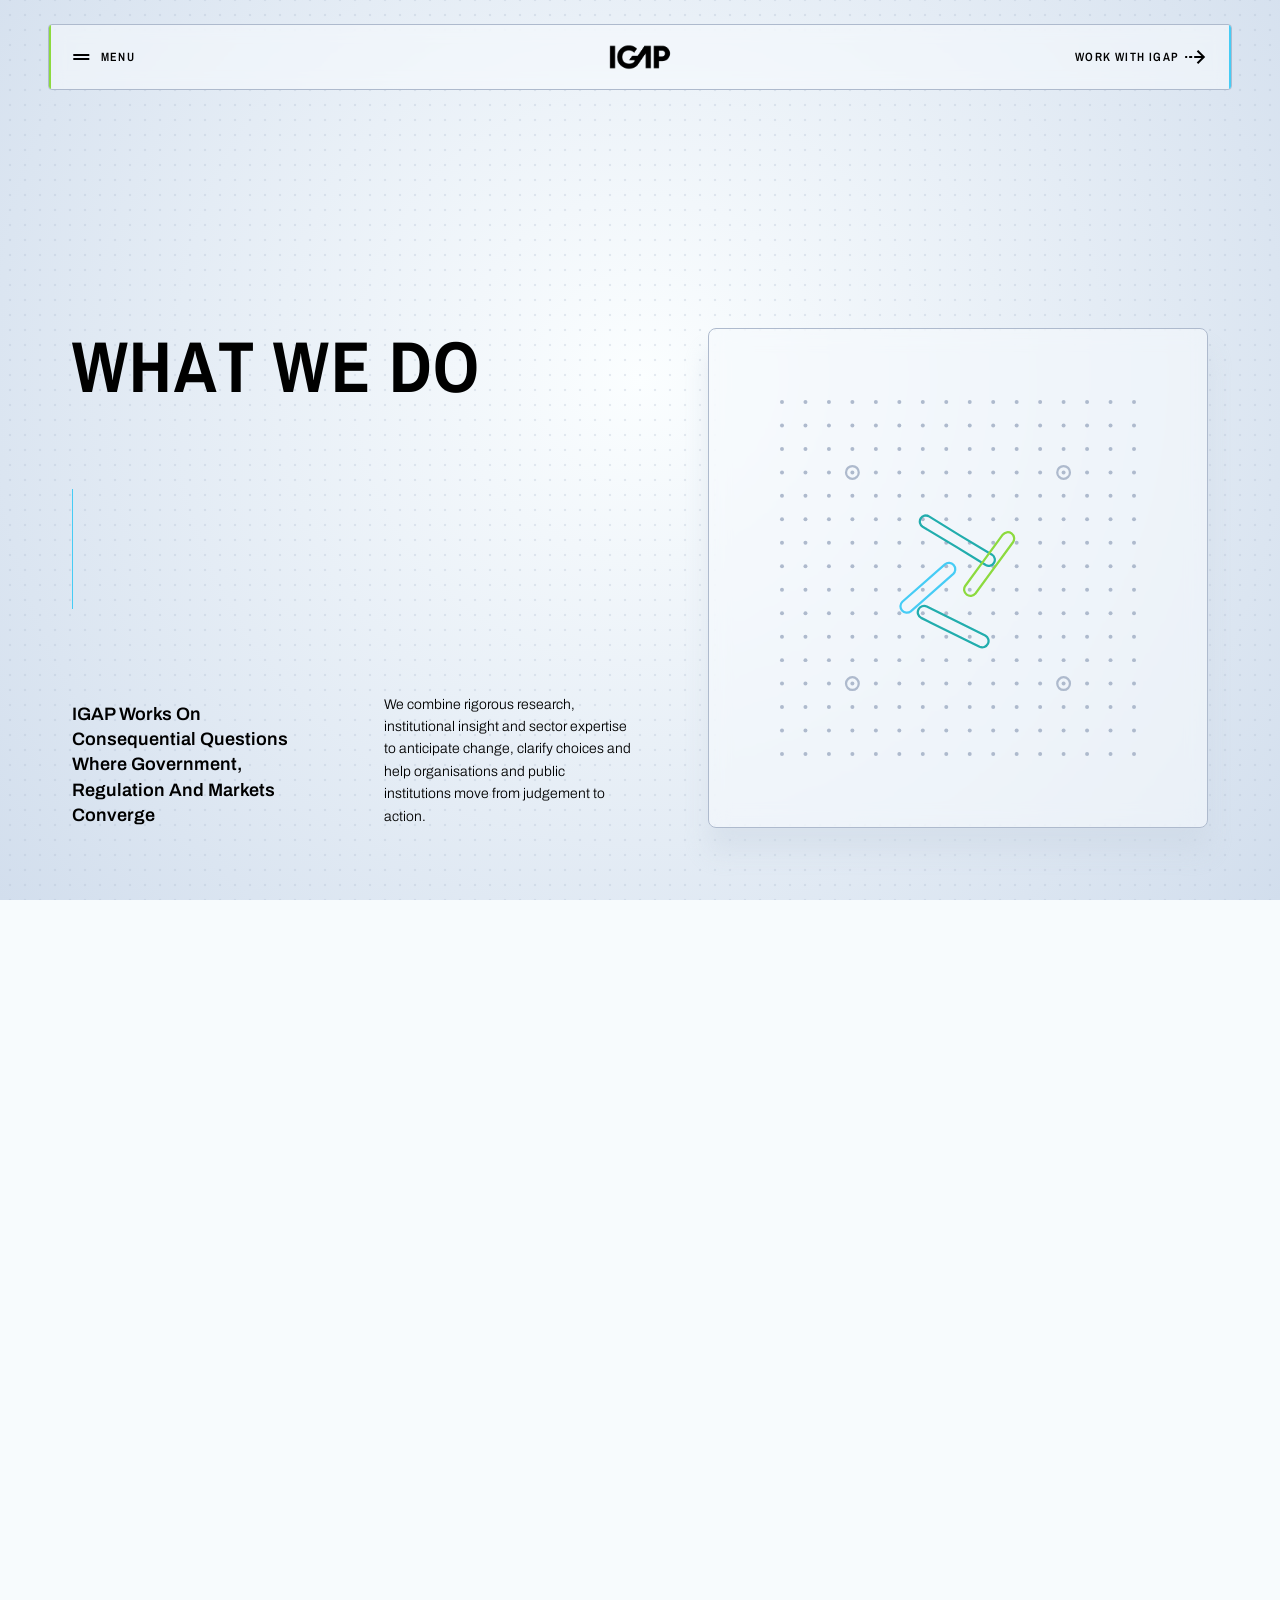
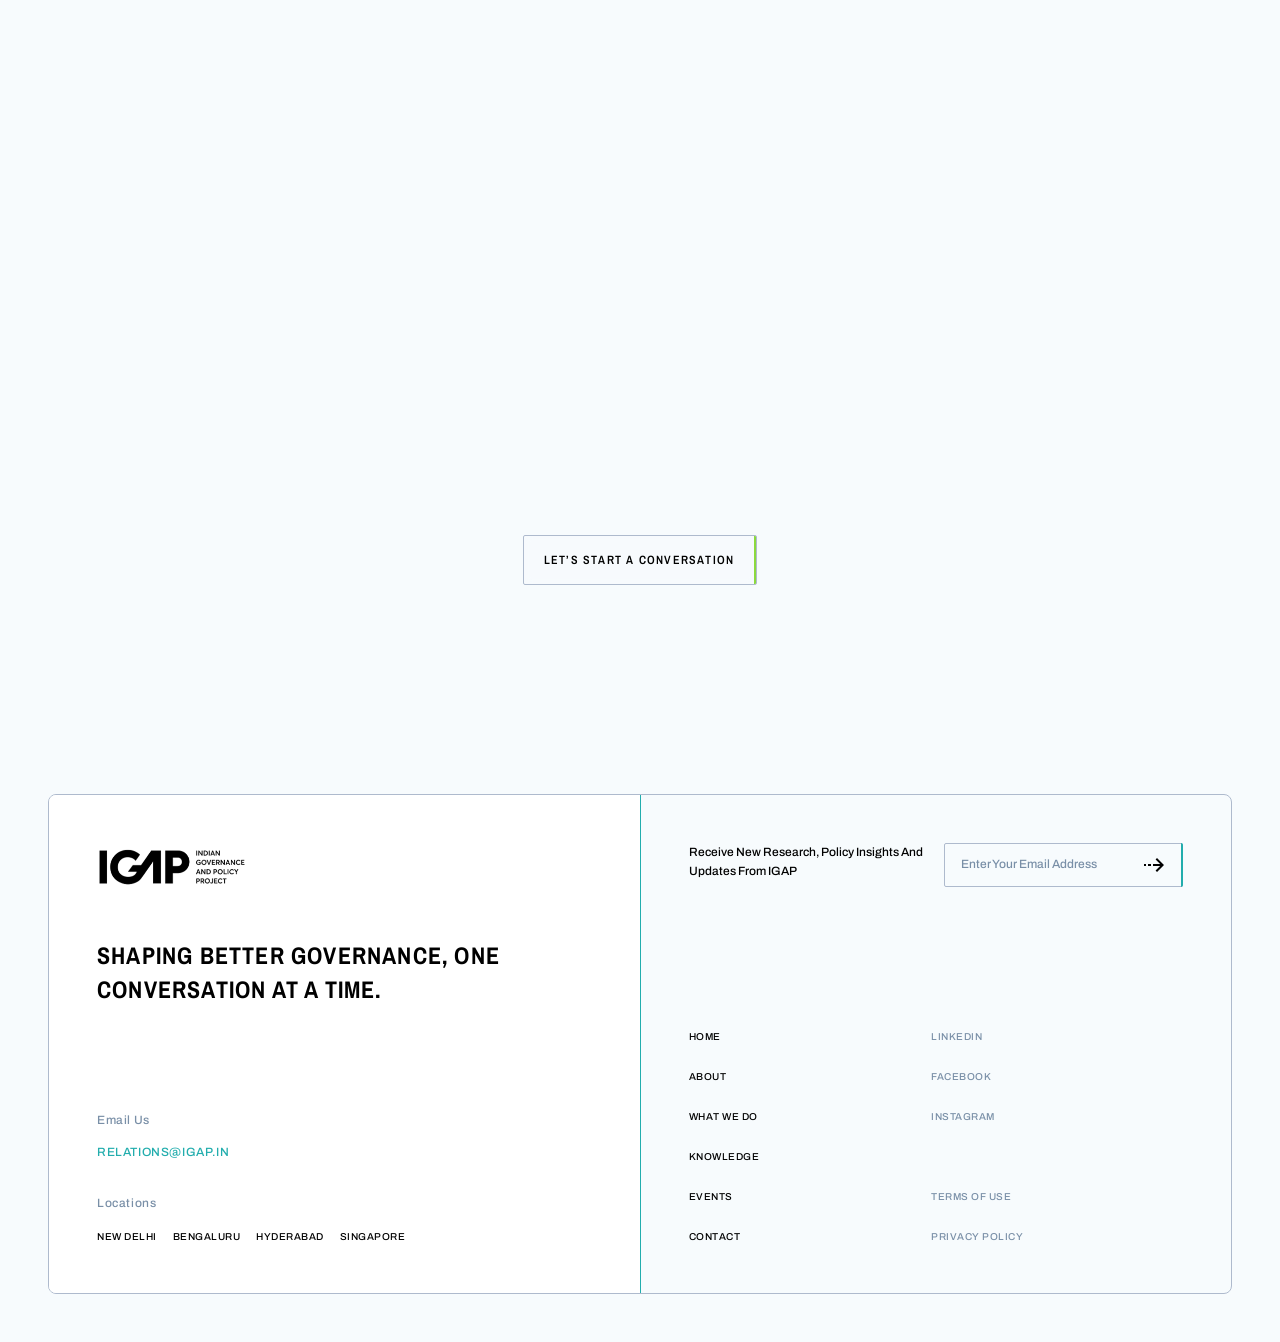
<file: capabilities.html>
<!DOCTYPE html>
<html lang="en">
<head>
  <meta charset="utf-8">
  <meta name="viewport" content="width=device-width, initial-scale=1">
  <title>IGAP — What We Do</title>
  <meta name="description" content="IGAP works on consequential questions where government, regulation and markets converge. Research and policy advocacy, regulatory strategy, government engagement, policy communications, market strategy and coalitions.">

  <link rel="preconnect" href="https://fonts.googleapis.com">
  <link rel="preconnect" href="https://fonts.gstatic.com" crossorigin>
  <link rel="stylesheet" href="https://fonts.googleapis.com/css2?family=Archivo:wght@300;400;500;600;700&family=Archivo+Narrow:wght@400;500;600;700&family=Space+Grotesk:wght@500&display=swap">

  <link rel="stylesheet" href="css/embed-fragments.css">
  <link rel="stylesheet" href="css/style.css">
  <link rel="stylesheet" href="css/capabilities.css">

  <link rel="shortcut icon" href="images/favicon.ico" type="image/x-icon">
  <link rel="apple-touch-icon" href="images/webclip.png">
</head>

<body class="is-expertise" data-blue-from="#cap-1" data-blue-until="#who-we-work-with">

<!-- ============================================================= HEADER -->
<header class="site-header" data-menu-root>
  <nav class="menu" aria-label="Main menu" hidden>
    <div class="menu__bg"></div>
    <div class="menu__inner">
      <div class="menu__large">
        <div class="menu__group">
          <p class="menu__eyebrow">Our Expertise</p>
          <ul class="menu__links">
            <li><a href="capabilities.html">capabilities</a></li>
            <li><a href="areas.html">Areas of Work</a></li>
          </ul>
        </div>
        <ul class="menu__links">
          <li><a href="about.html">About Us</a></li>
          <li><a href="#">Knowledge</a></li>
          <li><a href="#">Contact</a></li>
        </ul>
      </div>
      <ul class="menu__small">
        <li><a href="#">reports</a></li>
        <li><a href="#">events</a></li>
        <li><a href="#">IGAP primers</a></li>
        <li><a href="#">Media</a></li>
      </ul>
    </div>
    <button class="menu__close" type="button" data-menu-close aria-label="Close menu">
      <img src="images/System-Icons_2.svg" width="24" height="24" alt="">
    </button>
  </nav>

  <div class="header-bar">
    <div class="header-bar__slot header-bar__slot--left">
      <button class="btn-menu" type="button" data-menu-open aria-expanded="false">
        <img src="images/menu-icon.svg" width="24" height="24" alt="">
        <span class="btn-label btn-label--menu">Menu</span>
      </button>
      <span class="hl hl--left" aria-hidden="true"></span>
    </div>

    <a class="site-logo" href="index.html">
      <img src="images/Logo-coloured.png" alt="IGAP">
    </a>

    <div class="header-bar__slot header-bar__slot--right">
      <a class="btn-work" href="#">
        <span class="btn-label">Work With IGAP</span>
        <img src="images/Arrow-Dark.svg" alt="" width="24" height="24">
      </a>
      <span class="hl hl--right" aria-hidden="true"></span>
    </div>
  </div>
</header>

<header class="site-header site-header--mobile" data-menu-root>
  <nav class="menu" aria-label="Main menu" hidden>
    <div class="menu__bg"></div>
    <div class="menu__inner">
      <div class="menu__large">
        <div class="menu__group">
          <p class="menu__eyebrow">Our Expertise</p>
          <ul class="menu__links">
            <li><a href="capabilities.html">capabilities</a></li>
            <li><a href="areas.html">Areas of Work</a></li>
          </ul>
        </div>
        <ul class="menu__links">
          <li><a href="about.html">About Us</a></li>
          <li><a href="#">Knowledge</a></li>
          <li><a href="#">Contact</a></li>
        </ul>
      </div>
      <ul class="menu__small">
        <li><a href="#">reports</a></li>
        <li><a href="#">events</a></li>
        <li><a href="#">IGAP primers</a></li>
        <li><a href="#">Media</a></li>
      </ul>
    </div>
    <button class="menu__close" type="button" data-menu-close aria-label="Close menu">
      <img src="images/System-Icons_2.svg" width="24" height="24" alt="">
    </button>
  </nav>

  <div class="header-bar header-bar--mobile">
    <a class="site-logo site-logo--mobile" href="index.html">
      <img src="images/Logo-coloured.png" alt="IGAP">
    </a>
    <button class="btn-menu" type="button" data-menu-open aria-expanded="false">
      <img src="images/menu-icon.svg" width="24" height="24" alt="">
      <span class="btn-label btn-label--menu">Menu</span>
    </button>
  </div>
</header>

<!-- ======================================================= BACKDROP -->
<!-- Page gradient + navy wash. This page is in blue mode end to end, so the
     wash is pinned at 1 rather than driven by a scroll clock. -->
<div class="scene-bg" aria-hidden="true"></div>

<!-- The dot field, exactly as built for the homepage: one tiled base layer
     plus a cursor-following halo of four masked ring layers. -->
<div class="dotfield" aria-hidden="true">
  <div class="dotfield__layer dotfield__band"></div>
  <div class="dotfield__halo">
    <div class="dotfield__layer dotfield__ring dotfield__ring--3"></div>
    <div class="dotfield__layer dotfield__ring dotfield__ring--2"></div>
    <div class="dotfield__layer dotfield__ring dotfield__ring--1"></div>
    <div class="dotfield__layer dotfield__ring dotfield__ring--0"></div>
  </div>
</div>

<!-- The pegboard. Pinned for the whole run; js/pegboard.js morphs it from the
     resting board through one icon per capability. -->
<div class="peg-stage" aria-hidden="true">
  <div class="peg-stage__inner">
    <div class="pegboard">
      <svg class="board" viewBox="0 0 264 264">
        <g id="peg-pegs"></g>
        <g id="peg-rings"></g>
        <g id="peg-bands"></g>
      </svg>
    </div>
  </div>
</div>

<main class="page">

  <!-- The rail. Desktop: an ordinary stack of full-height sections.
       Mobile: a horizontal scroller — the hero is one screen, each capability
       is two, with its header pinned while the pages pass. -->
  <div class="rail" id="rail">

    <!-- ------------------------------------------------------------ HERO -->
    <!-- The track is inert on desktop (height auto, the hero scrolls away as
         it always did). On a phone it becomes two screens deep so the hero
         can pin inside it, and the index's track is pulled up over the top:
         the two then share one fold and js/hero-xfade.js dissolves between
         them instead of either one travelling. -->
    <div class="xp-hero-track">
    <section class="xp-hero" id="xp-hero">
      <div class="xp-hero__text">
        <div class="xp-hero__intro-col">
          <h1 class="xp-hero__title" data-reveal>What We do</h1>
          <span class="xp-hero__hint" aria-hidden="true"></span>
          <div class="xp-hero__copy">
            <p class="xp-hero__mission" data-fade>IGAP works on consequential questions where government, regulation and markets converge</p>
            <p class="xp-hero__approach" data-fade>We combine rigorous research, institutional insight and sector expertise to anticipate change, clarify choices and help organisations and public institutions move from judgement to action.</p>
          </div>
        </div>
      </div>
    </section>
    </div>

    <!-- ------------------------------------------------ HERO: THE INDEX --
         Figma gives the index a screen of its own, the second of two the
         hero now runs to. The board does not move between them -- same
         size, same place -- so what changes under it is the column: the
         copy on the first screen, the six capabilities on this one. -->
    <div class="cap-track">
    <section class="xp-hero xp-hero--index" id="xp-hero-index">
      <nav class="xp-index" aria-label="Capabilities" data-fade-group=".xp-index__link" data-fade-stagger="120">
        <a class="xp-index__link" href="#cap-1">
          <span class="xp-index__text"><span class="xp-index__num">01</span><span class="xp-index__name">Research &amp; Policy Advocacy</span></span>
          <svg class="xp-index__icon" viewBox="0 0 24 24" aria-hidden="true" focusable="false"><path d="M12 4.5v15m0 0 6-6m-6 6-6-6" fill="none" stroke="currentColor" stroke-width="2" stroke-linecap="round" stroke-linejoin="round"/></svg>
        </a>
        <a class="xp-index__link" href="#cap-2">
          <span class="xp-index__text"><span class="xp-index__num">02</span><span class="xp-index__name">Policy Insight &amp; Regulatory Strategy</span></span>
          <svg class="xp-index__icon" viewBox="0 0 24 24" aria-hidden="true" focusable="false"><path d="M12 4.5v15m0 0 6-6m-6 6-6-6" fill="none" stroke="currentColor" stroke-width="2" stroke-linecap="round" stroke-linejoin="round"/></svg>
        </a>
        <a class="xp-index__link" href="#cap-3">
          <span class="xp-index__text"><span class="xp-index__num">03</span><span class="xp-index__name">Government Engagement &amp; Institutional Strategy</span></span>
          <svg class="xp-index__icon" viewBox="0 0 24 24" aria-hidden="true" focusable="false"><path d="M12 4.5v15m0 0 6-6m-6 6-6-6" fill="none" stroke="currentColor" stroke-width="2" stroke-linecap="round" stroke-linejoin="round"/></svg>
        </a>
        <a class="xp-index__link" href="#cap-4">
          <span class="xp-index__text"><span class="xp-index__num">04</span><span class="xp-index__name">Policy Communications &amp; Thought Leadership</span></span>
          <svg class="xp-index__icon" viewBox="0 0 24 24" aria-hidden="true" focusable="false"><path d="M12 4.5v15m0 0 6-6m-6 6-6-6" fill="none" stroke="currentColor" stroke-width="2" stroke-linecap="round" stroke-linejoin="round"/></svg>
        </a>
        <a class="xp-index__link" href="#cap-5">
          <span class="xp-index__text"><span class="xp-index__num">05</span><span class="xp-index__name">Market, Investment &amp; Ecosystem Strategy</span></span>
          <svg class="xp-index__icon" viewBox="0 0 24 24" aria-hidden="true" focusable="false"><path d="M12 4.5v15m0 0 6-6m-6 6-6-6" fill="none" stroke="currentColor" stroke-width="2" stroke-linecap="round" stroke-linejoin="round"/></svg>
        </a>
        <a class="xp-index__link" href="#cap-6">
          <span class="xp-index__text"><span class="xp-index__num">06</span><span class="xp-index__name">Coalitions, Partnerships &amp; Industry Platforms</span></span>
          <svg class="xp-index__icon" viewBox="0 0 24 24" aria-hidden="true" focusable="false"><path d="M12 4.5v15m0 0 6-6m-6 6-6-6" fill="none" stroke="currentColor" stroke-width="2" stroke-linecap="round" stroke-linejoin="round"/></svg>
        </a>
      </nav>
    </section>
    </div>

    <!-- ----------------------------------------------------- CAPABILITY 1 -->
    <div class="cap-track">
    <article class="cap" id="cap-1">
        <div class="cap__copy">

          <div class="cap__head">
            <h2 class="cap__title" data-fade><span class="cap__num" aria-hidden="true">01</span> Research &amp; Policy Advocacy</h2>
          </div>

          <div class="cap__wave" aria-hidden="true">
            <svg class="cap__wave-svg" viewBox="0 0 954 66" focusable="false">
              <g class="cap__wave-drift">
                <path class="cap__wave-path" d="M0 33c79.5-42.7 159-42.7 238.5 0s159 42.7 238.5 0 159-42.7 238.5 0 159 42.7 238.5 0" fill="none" stroke="currentColor" stroke-width="1" vector-effect="non-scaling-stroke"/>
              </g>
            </svg>
          </div>
          <div class="cap__acc" data-fade-group>
            <!-- The description and the list of areas are one pair: opening
                 the accordion shuts the description, so the column never has
                 to grow and the two readings swap in place. The areas page
                 makes the same trade. -->
            <div class="cap__desc">
              <div class="cap__desc-inner">
                <h3 class="cap__lead">Build evidence that can withstand scrutiny</h3>
                <p>IGAP undertakes independent and commissioned research on policy, regulatory, economic and institutional questions.</p>
                <p>We combine legal and policy analysis, economics, data, sectoral expertise and comparative experience to test assumptions, build evidence and develop policy options. Our work informs policy development, institutional decision-making, consultation processes and research-backed advocacy.</p>
                <p>Independent research also allows us to pursue questions beyond immediate mandates, build long-term expertise and contribute to issues of wider public importance.</p>
              </div>
            </div>
            <section class="acc">
              <h3 class="acc__head">
                <button class="acc__btn" type="button" aria-expanded="false" aria-controls="cap1-areas">
                  <span class="acc__title">Selected areas of work</span>
                  <span class="acc__icon" aria-hidden="true"></span>
                </button>
              </h3>
              <div class="acc__panel" id="cap1-areas" role="region">
                <div class="acc__inner">
                  <ul class="tag-cloud">
                  <li class="tag">Reports and policy briefs</li>
                  <li class="tag">Sector studies</li>
                  <li class="tag">Consultation responses</li>
                  <li class="tag">Evidence building</li>
                  <li class="tag">Policy options and design</li>
                  <li class="tag">Regulatory impact analysis</li>
                  <li class="tag">Economic analysis</li>
                  <li class="tag">Research-backed advocacy</li>
                  <li class="tag">Primers and explainers</li>
                  </ul>
                </div>
              </div>
            </section>
          </div>

        </div>
      </article>
    </div>

    <!-- ----------------------------------------------------- CAPABILITY 2 -->
    <div class="cap-track">
    <article class="cap" id="cap-2">
        <div class="cap__copy">

          <div class="cap__head">
            <h2 class="cap__title" data-fade><span class="cap__num" aria-hidden="true">02</span> Policy Insight &amp; Regulatory Strategy</h2>
          </div>

          <div class="cap__wave" aria-hidden="true">
            <svg class="cap__wave-svg" viewBox="0 0 954 66" focusable="false">
              <g class="cap__wave-drift">
                <path class="cap__wave-path" d="M0 33c79.5-42.7 159-42.7 238.5 0s159 42.7 238.5 0 159-42.7 238.5 0 159 42.7 238.5 0" fill="none" stroke="currentColor" stroke-width="1" vector-effect="non-scaling-stroke"/>
              </g>
            </svg>
          </div>
          <div class="cap__acc" data-fade-group>
            <!-- The description and the list of areas are one pair: opening
                 the accordion shuts the description, so the column never has
                 to grow and the two readings swap in place. The areas page
                 makes the same trade. -->
            <div class="cap__desc">
              <div class="cap__desc-inner">
                <h3 class="cap__lead">Understand change early. Respond with judgement</h3>
                <p>We help organisations and public institutions identify emerging policy and regulatory issues, understand how laws, regulations, standards and institutional priorities are evolving, and assess what those changes mean in practice.</p>
                <p>Our work looks beyond formal rules to the political economy, implementation trends, enforcement priorities and institutional considerations that shape how policy and regulation develop and operate.</p>
                <p>We help translate that understanding into regulatory approaches, policy positions and strategies grounded in evidence and institutional realities.</p>
              </div>
            </div>
            <section class="acc">
              <h3 class="acc__head">
                <button class="acc__btn" type="button" aria-expanded="false" aria-controls="cap2-areas">
                  <span class="acc__title">Selected areas of work</span>
                  <span class="acc__icon" aria-hidden="true"></span>
                </button>
              </h3>
              <div class="acc__panel" id="cap2-areas" role="region">
                <div class="acc__inner">
                  <ul class="tag-cloud">
                  <li class="tag">Policy monitoring and early issue-spotting</li>
                  <li class="tag">Regulatory strategy</li>
                  <li class="tag">Legislative and policy analysis</li>
                  <li class="tag">Consultation strategy</li>
                  <li class="tag">Standards and regulatory positioning</li>
                  <li class="tag">Union and state policy mapping</li>
                  <li class="tag">Implementation and enforcement analysis</li>
                  <li class="tag">Political economy analysis</li>
                  <li class="tag">Policy scenario analysis</li>
                  </ul>
                </div>
              </div>
            </section>
          </div>

        </div>
      </article>
    </div>

    <!-- ----------------------------------------------------- CAPABILITY 3 -->
    <div class="cap-track">
    <article class="cap" id="cap-3">
        <div class="cap__copy">

          <div class="cap__head">
            <h2 class="cap__title" data-fade><span class="cap__num" aria-hidden="true">03</span> Government Engagement &amp; Institutional Strategy</h2>
          </div>

          <div class="cap__wave" aria-hidden="true">
            <svg class="cap__wave-svg" viewBox="0 0 954 66" focusable="false">
              <g class="cap__wave-drift">
                <path class="cap__wave-path" d="M0 33c79.5-42.7 159-42.7 238.5 0s159 42.7 238.5 0 159-42.7 238.5 0 159 42.7 238.5 0" fill="none" stroke="currentColor" stroke-width="1" vector-effect="non-scaling-stroke"/>
              </g>
            </svg>
          </div>
          <div class="cap__acc" data-fade-group>
            <!-- The description and the list of areas are one pair: opening
                 the accordion shuts the description, so the column never has
                 to grow and the two readings swap in place. The areas page
                 makes the same trade. -->
            <div class="cap__desc">
              <div class="cap__desc-inner">
                <h3 class="cap__lead">Understand institutions, not just stakeholders</h3>
                <p>IGAP works both with public institutions and with organisations engaging government, regulators and the wider policy ecosystem. For companies and industry bodies, we help identify where authority sits, how decisions are made, which institutional priorities matter and how to engage constructively around substantive policy questions.</p>
                <p>For governments and public institutions, we support policy development, implementation, stakeholder consultation, institutional strategy and the strengthening of policy and regulatory capabilities.</p>
                <p>Our approach reflects the reality that decision-making often spans Union and state governments, regulators, public bodies and wider policy communities rather than a single institution.</p>
              </div>
            </div>
            <section class="acc">
              <h3 class="acc__head">
                <button class="acc__btn" type="button" aria-expanded="false" aria-controls="cap3-areas">
                  <span class="acc__title">Selected areas of work</span>
                  <span class="acc__icon" aria-hidden="true"></span>
                </button>
              </h3>
              <div class="acc__panel" id="cap3-areas" role="region">
                <div class="acc__inner">
                  <ul class="tag-cloud">
                  <li class="tag">Government engagement strategy</li>
                  <li class="tag">Institutional and stakeholder mapping</li>
                  <li class="tag">Policy briefings</li>
                  <li class="tag">Regulator engagement</li>
                  <li class="tag">Union and state government strategy</li>
                  <li class="tag">Advisory to public institutions</li>
                  <li class="tag">Policy design and implementation</li>
                  <li class="tag">Stakeholder consultations</li>
                  <li class="tag">Institutional capability building and training</li>
                  </ul>
                </div>
              </div>
            </section>
          </div>

        </div>
      </article>
    </div>

    <!-- ----------------------------------------------------- CAPABILITY 4 -->
    <div class="cap-track">
    <article class="cap" id="cap-4">
        <div class="cap__copy">

          <div class="cap__head">
            <h2 class="cap__title" data-fade><span class="cap__num" aria-hidden="true">04</span> Policy Communications &amp; Thought Leadership</h2>
          </div>

          <div class="cap__wave" aria-hidden="true">
            <svg class="cap__wave-svg" viewBox="0 0 954 66" focusable="false">
              <g class="cap__wave-drift">
                <path class="cap__wave-path" d="M0 33c79.5-42.7 159-42.7 238.5 0s159 42.7 238.5 0 159-42.7 238.5 0 159 42.7 238.5 0" fill="none" stroke="currentColor" stroke-width="1" vector-effect="non-scaling-stroke"/>
              </g>
            </svg>
          </div>
          <div class="cap__acc" data-fade-group>
            <!-- The description and the list of areas are one pair: opening
                 the accordion shuts the description, so the column never has
                 to grow and the two readings swap in place. The areas page
                 makes the same trade. -->
            <div class="cap__desc">
              <div class="cap__desc-inner">
                <h3 class="cap__lead">Shape the argument, not just the message</h3>
                <p>Policy outcomes can depend not only on the substance of an issue, but on how it is framed, evidenced and understood by government, industry, experts, media and public audiences.</p>
                <p>IGAP helps organisations and institutions develop clear, credible policy arguments grounded in evidence and institutional context. We translate complex legal, regulatory and policy questions into narratives and materials suited to the audiences that matter.</p>
                <p>We also support thought leadership and sensitive issue management where public policy, public interest, reputation and institutional trust intersect.</p>
              </div>
            </div>
            <section class="acc">
              <h3 class="acc__head">
                <button class="acc__btn" type="button" aria-expanded="false" aria-controls="cap4-areas">
                  <span class="acc__title">Selected areas of work</span>
                  <span class="acc__icon" aria-hidden="true"></span>
                </button>
              </h3>
              <div class="acc__panel" id="cap4-areas" role="region">
                <div class="acc__inner">
                  <ul class="tag-cloud">
                  <li class="tag">Policy narratives</li>
                  <li class="tag">Issue management</li>
                  <li class="tag">Thought leadership</li>
                  <li class="tag">Public-interest framing</li>
                  <li class="tag">Briefing materials</li>
                  <li class="tag">Speeches and op-eds</li>
                  <li class="tag">Consultation communications</li>
                  <li class="tag">White papers and explainers</li>
                  <li class="tag">Convenings</li>
                  <li class="tag">Reputation-sensitive policy matters</li>
                  </ul>
                </div>
              </div>
            </section>
          </div>

        </div>
      </article>
    </div>

    <!-- ----------------------------------------------------- CAPABILITY 5 -->
    <div class="cap-track">
    <article class="cap" id="cap-5">
        <div class="cap__copy">

          <div class="cap__head">
            <h2 class="cap__title" data-fade><span class="cap__num" aria-hidden="true">05</span> Market, Investment &amp; Ecosystem Strategy</h2>
          </div>

          <div class="cap__wave" aria-hidden="true">
            <svg class="cap__wave-svg" viewBox="0 0 954 66" focusable="false">
              <g class="cap__wave-drift">
                <path class="cap__wave-path" d="M0 33c79.5-42.7 159-42.7 238.5 0s159 42.7 238.5 0 159-42.7 238.5 0 159 42.7 238.5 0" fill="none" stroke="currentColor" stroke-width="1" vector-effect="non-scaling-stroke"/>
              </g>
            </svg>
          </div>
          <div class="cap__acc" data-fade-group>
            <!-- The description and the list of areas are one pair: opening
                 the accordion shuts the description, so the column never has
                 to grow and the two readings swap in place. The areas page
                 makes the same trade. -->
            <div class="cap__desc">
              <div class="cap__desc-inner">
                <h3 class="cap__lead">See the market in the context that shapes it</h3>
                <p>IGAP supports organisations assessing, entering, investing in and expanding across India.</p>
                <p>We examine commercial opportunity alongside regulation, political economy, public policy, state priorities, institutional structures and wider economic and geopolitical developments. This helps identify not only where opportunities exist, but the conditions that will shape whether a market or investment strategy can work in practice.</p>
                <p>Our work spans market access and entry, national and state-level opportunities, investment strategy, partnerships and ecosystem development, including how these should be sequenced in practice.</p>
              </div>
            </div>
            <section class="acc">
              <h3 class="acc__head">
                <button class="acc__btn" type="button" aria-expanded="false" aria-controls="cap5-areas">
                  <span class="acc__title">Selected areas of work</span>
                  <span class="acc__icon" aria-hidden="true"></span>
                </button>
              </h3>
              <div class="acc__panel" id="cap5-areas" role="region">
                <div class="acc__inner">
                  <ul class="tag-cloud">
                  <li class="tag">Market assessment</li>
                  <li class="tag">India entry and expansion</li>
                  <li class="tag">Trade and market access strategy</li>
                  <li class="tag">Investment strategy</li>
                  <li class="tag">State-level opportunity analysis</li>
                  <li class="tag">Partner and investor mapping</li>
                  <li class="tag">Ecosystem strategy</li>
                  <li class="tag">Market sequencing</li>
                  <li class="tag">Policy and regulatory mapping</li>
                  <li class="tag">Institutional strategy</li>
                  </ul>
                </div>
              </div>
            </section>
          </div>

        </div>
      </article>
    </div>

    <!-- ----------------------------------------------------- CAPABILITY 6 -->
    <div class="cap-track">
    <article class="cap" id="cap-6">
        <div class="cap__copy">

          <div class="cap__head">
            <h2 class="cap__title" data-fade><span class="cap__num" aria-hidden="true">06</span> Coalitions, Partnerships &amp; Industry Platforms</h2>
          </div>

          <div class="cap__wave" aria-hidden="true">
            <svg class="cap__wave-svg" viewBox="0 0 954 66" focusable="false">
              <g class="cap__wave-drift">
                <path class="cap__wave-path" d="M0 33c79.5-42.7 159-42.7 238.5 0s159 42.7 238.5 0 159-42.7 238.5 0 159 42.7 238.5 0" fill="none" stroke="currentColor" stroke-width="1" vector-effect="non-scaling-stroke"/>
              </g>
            </svg>
          </div>
          <div class="cap__acc" data-fade-group>
            <!-- The description and the list of areas are one pair: opening
                 the accordion shuts the description, so the column never has
                 to grow and the two readings swap in place. The areas page
                 makes the same trade. -->
            <div class="cap__desc">
              <div class="cap__desc-inner">
                <h3 class="cap__lead">Some policy questions are better advanced collectively</h3>
                <p>IGAP helps design, convene and support coalitions, partnerships and industry platforms around shared policy, sectoral and public-interest priorities.</p>
                <p>This can involve bringing together companies, industry bodies, experts, academic institutions, think tanks, civil society organisations and other stakeholders around a defined agenda.</p>
                <p>We support the research, common agenda, coordination and engagement required to build effective platforms, develop shared positions, strengthen the evidence around an issue and sustain constructive engagement over time.</p>
              </div>
            </div>
            <section class="acc">
              <h3 class="acc__head">
                <button class="acc__btn" type="button" aria-expanded="false" aria-controls="cap6-areas">
                  <span class="acc__title">Selected areas of work</span>
                  <span class="acc__icon" aria-hidden="true"></span>
                </button>
              </h3>
              <div class="acc__panel" id="cap6-areas" role="region">
                <div class="acc__inner">
                  <ul class="tag-cloud">
                  <li class="tag">Coalition strategy</li>
                  <li class="tag">Industry platforms</li>
                  <li class="tag">Association strategy and support</li>
                  <li class="tag">Working groups</li>
                  <li class="tag">Member coordination</li>
                  <li class="tag">Common policy agendas</li>
                  <li class="tag">Expert networks</li>
                  <li class="tag">Academic, think-tank and civil society partnerships</li>
                  <li class="tag">Convenings</li>
                  <li class="tag">Partnership development</li>
                  </ul>
                </div>
              </div>
            </section>
          </div>

        </div>
      </article>
    </div>

  </div><!-- /.rail -->

  <!-- =============================================== WHO WE WORK WITH -->
  <section class="xp-who" id="who-we-work-with" aria-labelledby="who-work-title">
    <div class="xp-who__inner">
      <div class="xp-who__head">
        <h2 class="xp-who__title" id="who-work-title" data-fade>Who We Work With</h2>
        <p class="xp-who__desc" data-fade>IGAP works with organisations across the public, private, research and development ecosystems.</p>
      </div>
      <ul class="xp-who__list" data-fade>
        <li class="client">
          <span class="client__tab" aria-hidden="true"></span>
          <div class="client__body">
            <h3 class="client__title">Companies and founders</h3>
            <p class="client__desc">Global businesses, Indian companies and high-growth ventures navigating policy, markets, institutional change and expansion.</p>
          </div>
        </li>
        <li class="client">
          <span class="client__tab" aria-hidden="true"></span>
          <div class="client__body">
            <h3 class="client__title">Governments and public institutions</h3>
            <p class="client__desc">Union and state governments, regulators, public bodies and other institutions working on policy development, implementation and institutional capability.</p>
          </div>
        </li>
        <li class="client">
          <span class="client__tab" aria-hidden="true"></span>
          <div class="client__body">
            <h3 class="client__title">Investors and industry platforms</h3>
            <p class="client__desc">Investment firms, industry associations, bilateral organisations and coalitions assessing markets, developing ecosystems and advancing shared sectoral priorities.</p>
          </div>
        </li>
        <li class="client">
          <span class="client__tab" aria-hidden="true"></span>
          <div class="client__body">
            <h3 class="client__title">Research, academic and philanthropic institutions</h3>
            <p class="client__desc">Universities, think tanks, foundations and research organisations working on questions of public policy, technology, governance and development.</p>
          </div>
        </li>
        <li class="client">
          <span class="client__tab" aria-hidden="true"></span>
          <div class="client__body">
            <h3 class="client__title">International and development organisations</h3>
            <p class="client__desc">Multilateral institutions, development organisations and other international bodies engaging with India’s policy, institutional and economic landscape.</p>
          </div>
        </li>
      </ul>
    </div>
  </section>

  <!-- ============================================================ FOOTER -->
  <!-- ==================================================== CLOSING CTA -->
  <!-- The homepage's closing section, verbatim: .cta-section already lives
       in style.css, and its 80svh / 60svh are exactly Figma's 720-of-900
       and 506-of-844. -->
  <section class="cta-section">
    <h2 class="h1 h1--center h1--narrow" data-reveal>Have a complex policy or institutional question?</h2>
    <p class="intro intro--center" data-fade>We can help make sense of it and shape a way forward.</p>
    <div class="btn btn--green">
      <a class="btn__label-wrap" href="#"><span class="btn-label">Let’s Start a Conversation</span></a>
      <span class="hl" aria-hidden="true"></span>
    </div>
  </section>

  <footer class="site-footer">
    <div class="footer-inner">

      <div class="footer-brand">
        <div class="footer-brand__top">
          <div class="footer-logo">
            <img src="images/Footer-Logo.png" alt="IGAP — Indian Governance and Policy Project" width="150" height="48">
          </div>
          <p class="footer-tagline">Shaping better governance, one<br>conversation at a time.</p>
        </div>
        <div class="footer-brand__foot">
          <div class="footer-field">
            <span class="footer-label">Email Us</span>
            <a class="footer-email" href="mailto:relations@igap.in">relations@igap.in</a>
          </div>
          <div class="footer-field footer-locations">
            <span class="footer-label">Locations</span>
            <ul class="footer-locations__list">
              <li>New Delhi</li>
              <li>Bengaluru</li>
              <li>Hyderabad</li>
              <li>Singapore</li>
            </ul>
          </div>
        </div>
      </div>

      <div class="footer-right">
        <form class="footer-form" method="post" action="#">
          <p class="footer-form__title">Receive new research, policy insights and updates from IGAP</p>
          <div class="footer-form__field">
            <input class="footer-form__input" type="email" name="email" autocomplete="email"
                   placeholder="Enter your Email Address" aria-label="Email address" required>
            <button class="footer-form__submit" type="submit" aria-label="Subscribe">
              <img src="images/Arrow.svg" width="24" height="24" alt="">
            </button>
            <span class="footer-form__nugget" aria-hidden="true"></span>
          </div>
        </form>

        <div class="footer-links">
          <nav class="footer-nav" aria-label="Footer">
            <a href="index.html">home</a>
            <a href="#">about</a>
            <a href="capabilities.html">What We do</a>
            <a href="#">knowledge</a>
            <a href="#">events</a>
            <a href="#">Contact</a>
          </nav>
          <div class="footer-aside">
            <nav class="footer-social" aria-label="Social media">
              <a href="#">Linkedin</a>
              <a href="#">Facebook</a>
              <a href="#">Instagram</a>
            </nav>
            <nav class="footer-legal" aria-label="Legal">
              <a href="#">terms of use</a>
              <a href="#">privacy policy</a>
            </nav>
          </div>
        </div>
      </div>

    </div>
  </footer>

</main>

<script src="js/text-reveal.js"></script>
<script src="js/scramble-hover.js"></script>
<script src="js/fade-in.js"></script>
<script src="js/accordion.js"></script>
<script src="js/site.js"></script>
<script src="js/dot-field.js"></script>
<script src="js/pegboard.js"></script>
<script src="js/hero-xfade.js"></script>
<script src="js/cursor.js"></script>

</body>
</html>
</file>
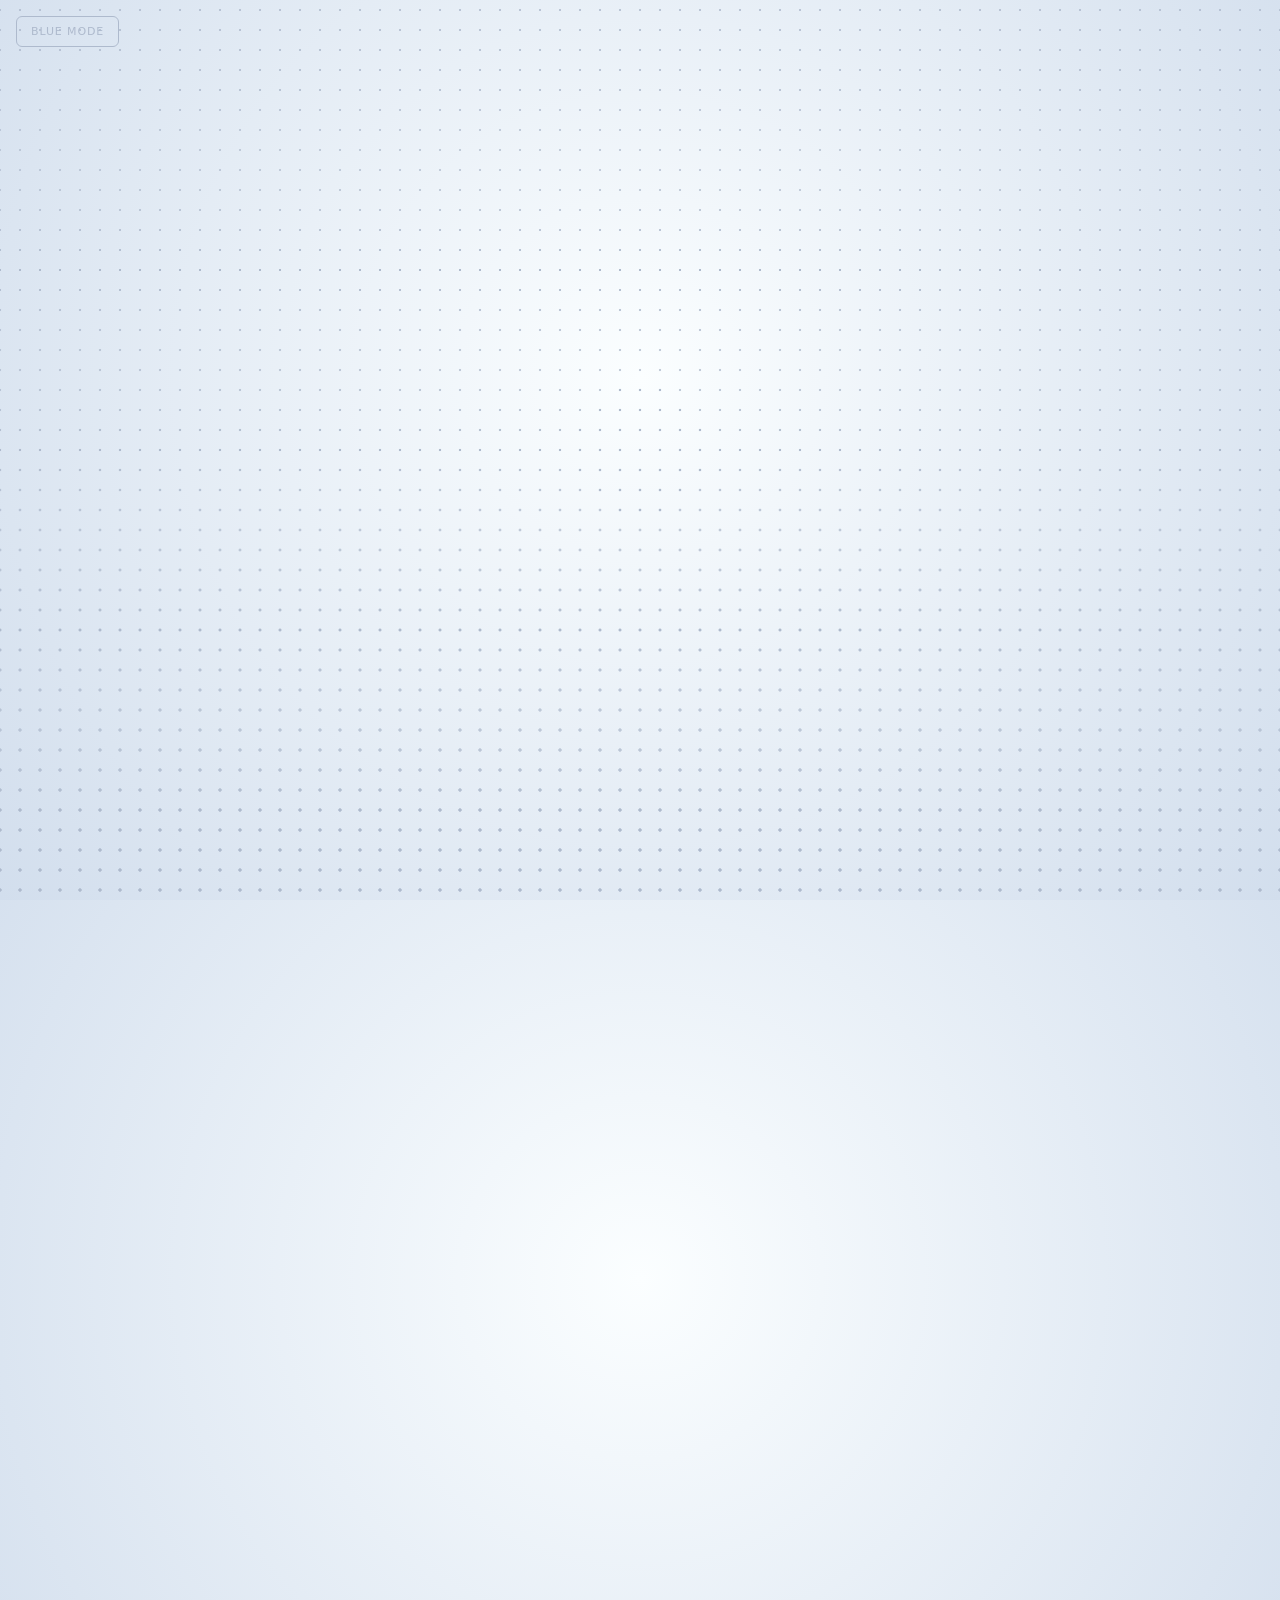
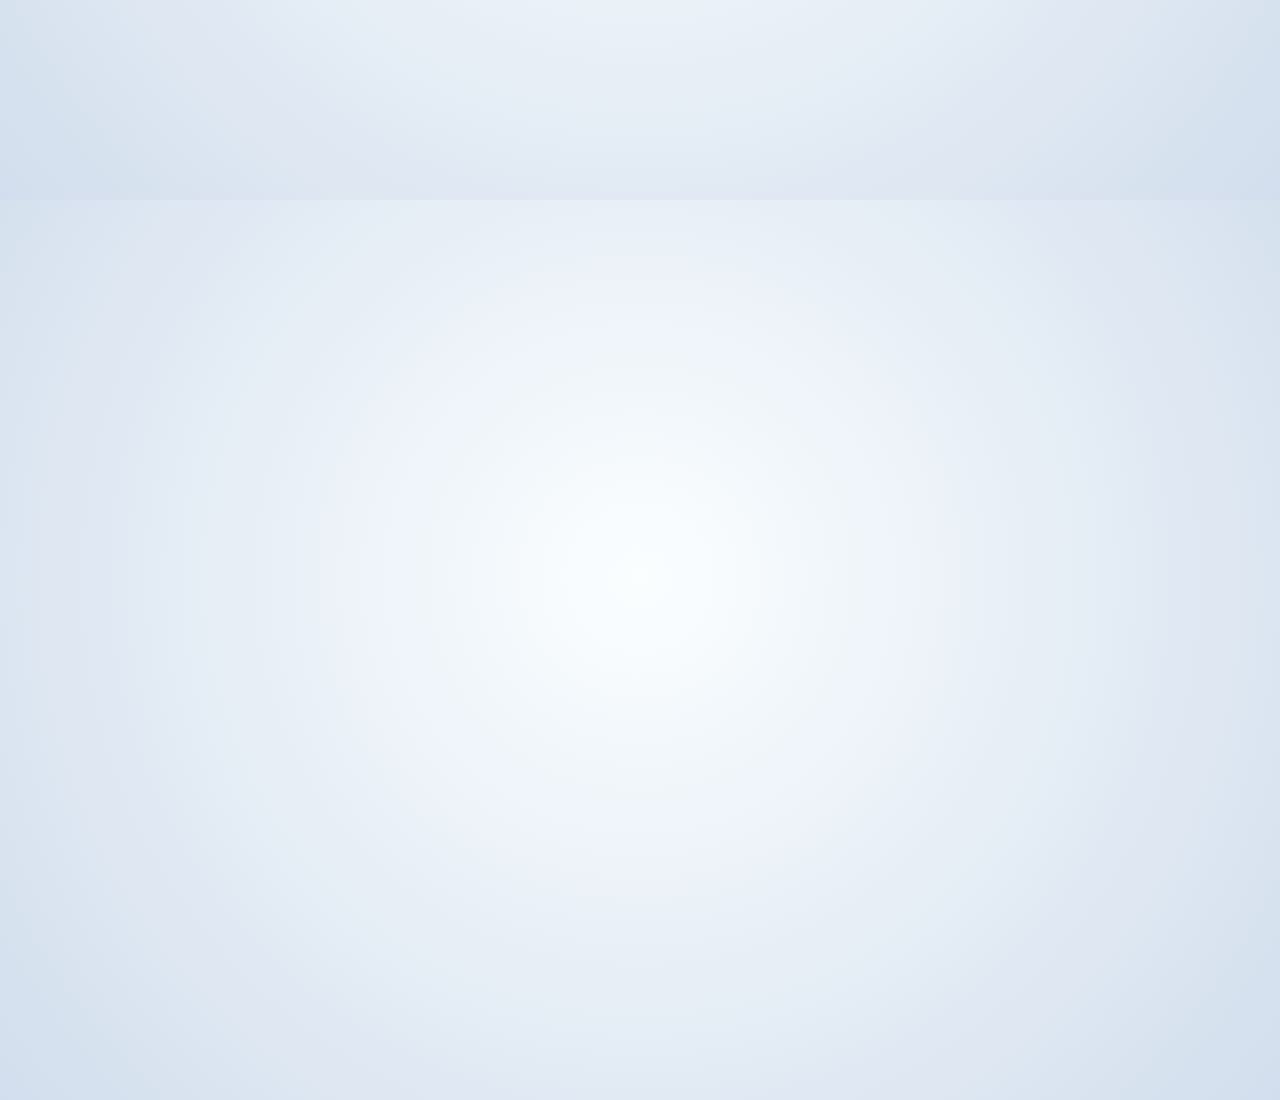
<file: prototypes/dot-grid.html>
<!doctype html>
<html lang="en">
<head>
<meta charset="utf-8">
<meta name="viewport" content="width=device-width, initial-scale=1">
<title>Dot Grid</title>
<style>
/* ===========================================================================
   IGAP dot field — CSS only.

   A port of the WebGL field in js/hero-scene.js. Same palette tokens, same
   ring geometry, same scroll dolly. No canvas, no Three.

   Three things the shader did that CSS has to do differently:

   1. Per-dot hover scaling. A tiled radial-gradient is one pattern, so it
      cannot vary dot by dot. Instead four layers, each drawing the WHOLE grid
      at one ring's dot size, are masked down to that ring's annulus around the
      cursor. The mask does the "which dots" part, the tile does the "how big"
      part. Four layers, four ring sizes, exactly the shader's step function.

   2. The size gradient (dots larger toward the bottom of the viewport). Same
      problem, same answer: five bands, each a full grid at one dot size,
      cross-faded by triangular linear-gradient masks so the alphas sum to 1.
      Between two bands you get two concentric sizes at half alpha rather than
      one interpolated size, which at a 2px dot is sub-pixel.

   3. The zoom. The shader moved the camera; here --zoom scales spacing and dot
      size together, anchored at the viewport centre. Visually identical for a
      flat plane, which is all the dot field ever was.

   JS sets five custom properties and nothing else: --mx, --my, --hover,
   --grad, --zoom.
   ========================================================================= */

@property --hover { syntax: '<number>'; inherits: true; initial-value: 0; }
@property --zoom  { syntax: '<number>'; inherits: true; initial-value: 1; }
@property --grad  { syntax: '<number>'; inherits: true; initial-value: 1; }

:root {
  --light-grey: #aebacd;
  --slate:      #395171;
  --sky:        #46ccf5;
  --cobalt:     #276bc0;
  --navy:       #001d3c;

  --dot:                var(--light-grey);
  --dot-highlight:      var(--sky);
  --dark-dot:           var(--slate);
  --dark-dot-highlight: var(--cobalt);
  --dot-size:           2px;
  --dot-spacing:        20px;

  /* live values the field actually draws with */
  --c:  var(--dot);
  --ch: var(--dot-highlight);
  --s:  calc(var(--dot-spacing) * var(--zoom));
  --r:  calc(var(--dot-size) / 2 * var(--zoom));

  --page-bg: radial-gradient(circle at 50% 42%, #fbfeff, #d2deed);
}
html.is-blue {
  --c:  var(--dark-dot);
  --ch: var(--dark-dot-highlight);
  --page-bg: var(--navy);
}
@media (max-width: 991px) { :root { --dot-spacing: 16px; } }
@media (max-width: 479px) { :root { --dot-spacing: 12px; } }

* { box-sizing: border-box; }
html, body { margin: 0; height: 100%; }
body {
  background: var(--page-bg);
  transition: background-color .4s linear;
}

/* --- the field ----------------------------------------------------------- */

.dotfield {
  position: fixed;
  inset: 0;
  z-index: 0;
  pointer-events: none;
  overflow: hidden;
  contain: strict;
}

/* one tiled grid of dots. --dc is the colour, --dr the dot radius. */
.dotfield__layer {
  position: absolute;
  inset: 0;
  background-image: radial-gradient(circle at center,
    var(--dc) 0, var(--dc) var(--dr), transparent calc(var(--dr) + .6px));
  background-size: var(--s) var(--s);
  background-position: center;
}

/* --- base: five bands, small at the top, large at the bottom ------------- */
/* grad steps 0.6 .. 1.4, matching the shader's mix(1.5, 0.5, screenY)      */

.dotfield__band { --dc: var(--c); }
.dotfield__band--1 { --dr: calc(var(--r) *  .6); -webkit-mask-image: linear-gradient(to bottom, #000 0 10%, transparent 30%); mask-image: linear-gradient(to bottom, #000 0 10%, transparent 30%); }
.dotfield__band--2 { --dr: calc(var(--r) *  .8); -webkit-mask-image: linear-gradient(to bottom, transparent 10%, #000 30%, transparent 50%); mask-image: linear-gradient(to bottom, transparent 10%, #000 30%, transparent 50%); }
.dotfield__band--3 { --dr: calc(var(--r) * 1.0); -webkit-mask-image: linear-gradient(to bottom, transparent 30%, #000 50%, transparent 70%); mask-image: linear-gradient(to bottom, transparent 30%, #000 50%, transparent 70%); }
.dotfield__band--4 { --dr: calc(var(--r) * 1.2); -webkit-mask-image: linear-gradient(to bottom, transparent 50%, #000 70%, transparent 90%); mask-image: linear-gradient(to bottom, transparent 50%, #000 70%, transparent 90%); }
.dotfield__band--5 { --dr: calc(var(--r) * 1.4); -webkit-mask-image: linear-gradient(to bottom, transparent 70%, #000 90% 100%); mask-image: linear-gradient(to bottom, transparent 70%, #000 90% 100%); }

/* --- hover halo ---------------------------------------------------------- */
/* A 7-cell box tracking the cursor. Only this box repaints on pointermove.
   Its layers re-draw the same grid at ring dot sizes; background-position is
   pulled back by the box offset so the tile stays phase-locked to the base. */

.dotfield__halo {
  position: absolute;
  top: 0; left: 0;
  width:  calc(var(--s) * 9);
  height: calc(var(--s) * 9);
  transform: translate3d(calc(var(--mx) - var(--s) * 4.5), calc(var(--my) - var(--s) * 4.5), 0);
  will-change: transform;
}
.dotfield__halo .dotfield__layer {
  /* `center` anchors the DOT (the tile's midpoint); a length anchors the tile's
     top-left corner. Hence the extra half cell, without which the halo lattice
     sits half a cell off the base and the ring masks slice through dots. */
  background-position:
    calc(50vw - var(--mx) + var(--s) * 4.5 - var(--s) / 2)
    calc(50vh - var(--my) + var(--s) * 4.5 - var(--s) / 2);
}

/* ring scale r, colour mix (r - 1) / 2.5, both scaled by --hover.
   ring bands at cell distance 0.5 / 1.5 / 2.5 / 3.5 */
.dotfield__ring { --dr: calc(var(--r) * var(--grad) * var(--sc)); --dc: var(--mixc); }

.dotfield__ring--0 {
  --sc: calc(1 + 2.5 * var(--hover));
  --mixc: color-mix(in srgb, var(--ch) calc(var(--hover) * 100%), var(--c));
  -webkit-mask-image: radial-gradient(circle at center, #000 0 calc(var(--s) * .5), transparent calc(var(--s) * .5));
          mask-image: radial-gradient(circle at center, #000 0 calc(var(--s) * .5), transparent calc(var(--s) * .5));
}
.dotfield__ring--1 {
  --sc: calc(1 + 1.5 * var(--hover));
  --mixc: color-mix(in srgb, var(--ch) calc(var(--hover) * 60%), var(--c));
  -webkit-mask-image: radial-gradient(circle at center, transparent 0 calc(var(--s) * .5), #000 calc(var(--s) * .5) calc(var(--s) * 1.5), transparent calc(var(--s) * 1.5));
          mask-image: radial-gradient(circle at center, transparent 0 calc(var(--s) * .5), #000 calc(var(--s) * .5) calc(var(--s) * 1.5), transparent calc(var(--s) * 1.5));
}
.dotfield__ring--2 {
  --sc: calc(1 + 1 * var(--hover));
  --mixc: color-mix(in srgb, var(--ch) calc(var(--hover) * 40%), var(--c));
  -webkit-mask-image: radial-gradient(circle at center, transparent 0 calc(var(--s) * 1.5), #000 calc(var(--s) * 1.5) calc(var(--s) * 2.5), transparent calc(var(--s) * 2.5));
          mask-image: radial-gradient(circle at center, transparent 0 calc(var(--s) * 1.5), #000 calc(var(--s) * 1.5) calc(var(--s) * 2.5), transparent calc(var(--s) * 2.5));
}
.dotfield__ring--3 {
  --sc: calc(1 + .5 * var(--hover));
  --mixc: color-mix(in srgb, var(--ch) calc(var(--hover) * 20%), var(--c));
  -webkit-mask-image: radial-gradient(circle at center, transparent 0 calc(var(--s) * 2.5), #000 calc(var(--s) * 2.5) calc(var(--s) * 3.5), transparent calc(var(--s) * 3.5));
          mask-image: radial-gradient(circle at center, transparent 0 calc(var(--s) * 2.5), #000 calc(var(--s) * 2.5) calc(var(--s) * 3.5), transparent calc(var(--s) * 3.5));
}

/* the shader switches hover off under 768px; so does this */
@media (hover: none), (pointer: coarse), (max-width: 767px) {
  .dotfield__halo { display: none; }
}
@media (prefers-reduced-motion: reduce) {
  .dotfield__halo { display: none; }
  :root { --zoom: 1 !important; }
}

/* --- prototype scaffolding only ----------------------------------------- */
.runway { height: 300vh; }
.mode {
  position: fixed; z-index: 2; left: 16px; top: 16px;
  font: 500 11px/1 ui-sans-serif, system-ui, sans-serif; letter-spacing: .08em;
  text-transform: uppercase; padding: 9px 14px; border-radius: 6px;
  border: 1px solid var(--c); background: transparent; color: var(--c);
  cursor: pointer;
}
</style>
</head>
<body>

<div class="dotfield" aria-hidden="true">
  <div class="dotfield__layer dotfield__band dotfield__band--1"></div>
  <div class="dotfield__layer dotfield__band dotfield__band--2"></div>
  <div class="dotfield__layer dotfield__band dotfield__band--3"></div>
  <div class="dotfield__layer dotfield__band dotfield__band--4"></div>
  <div class="dotfield__layer dotfield__band dotfield__band--5"></div>
  <div class="dotfield__halo">
    <div class="dotfield__layer dotfield__ring dotfield__ring--3"></div>
    <div class="dotfield__layer dotfield__ring dotfield__ring--2"></div>
    <div class="dotfield__layer dotfield__ring dotfield__ring--1"></div>
    <div class="dotfield__layer dotfield__ring dotfield__ring--0"></div>
  </div>
</div>

<button class="mode" type="button">Blue mode</button>
<div class="runway"></div>

<script>
/* The whole runtime. Five custom properties, one rAF loop, no layout reads
   inside it. Easing constants are the shader's: 0.15 per frame on the pointer
   and on the hover amount, 450ms before the field settles back. */
(function () {
  var root = document.documentElement;
  var EASE = 0.15, LEAVE_MS = 450, ZOOM = 0.30;

  var mx = innerWidth / 2, my = innerHeight / 2;   // eased pointer
  var tx = mx, ty = my;                            // target pointer
  var hover = 0, hoverTarget = 0, leaveTimer = null;
  var zoom = 1;

  var spacing = 20;
  function readSpacing() {
    spacing = parseFloat(getComputedStyle(root).getPropertyValue('--dot-spacing')) || 20;
  }
  readSpacing();
  addEventListener('resize', readSpacing, { passive: true });

  function smootherstep(a, b, x) {
    var t = Math.min(1, Math.max(0, (x - a) / (b - a)));
    return t * t * t * (t * (t * 6 - 15) + 10);
  }

  addEventListener('pointermove', function (e) {
    tx = e.clientX; ty = e.clientY;
    hoverTarget = 1;
    if (leaveTimer) { clearTimeout(leaveTimer); leaveTimer = null; }
  }, { passive: true });

  addEventListener('pointerout', function (e) {
    if (e.relatedTarget || leaveTimer) return;
    leaveTimer = setTimeout(function () { hoverTarget = 0; leaveTimer = null; }, LEAVE_MS);
  }, { passive: true });

  function frame() {
    mx += (tx - mx) * EASE;
    my += (ty - my) * EASE;
    hover += (hoverTarget - hover) * EASE;

    /* the shader's t: 0 -> 2 across the first two folds. Here, two viewports. */
    var t = Math.min(2, scrollY / innerHeight);
    zoom = 1 + ZOOM * smootherstep(0, 2, t);

    /* grad = mix(1.5, 0.5, screenY-from-bottom) at the cursor */
    var grad = 1.5 - (1 - my / innerHeight);

    /* Snap the halo to the dot lattice. The shader works in cell ids
       (floor(mouse / spacing) + 0.5), so the rings are always concentric with a
       dot and the band edges fall between rows. Centring on the raw cursor
       instead would slice through whichever dots the mask circle crossed. */
    var s = spacing * zoom;
    var sx = innerWidth / 2 + Math.round((mx - innerWidth / 2) / s) * s;
    var sy = innerHeight / 2 + Math.round((my - innerHeight / 2) / s) * s;

    root.style.setProperty('--mx', sx.toFixed(2) + 'px');
    root.style.setProperty('--my', sy.toFixed(2) + 'px');
    root.style.setProperty('--hover', hover.toFixed(4));
    root.style.setProperty('--grad', grad.toFixed(4));
    root.style.setProperty('--zoom', zoom.toFixed(4));

    requestAnimationFrame(frame);
  }
  requestAnimationFrame(frame);

  document.querySelector('.mode').addEventListener('click', function () {
    root.classList.toggle('is-blue');
    this.textContent = root.classList.contains('is-blue') ? 'Light mode' : 'Blue mode';
  });
})();
</script>
</body>
</html>
</file>
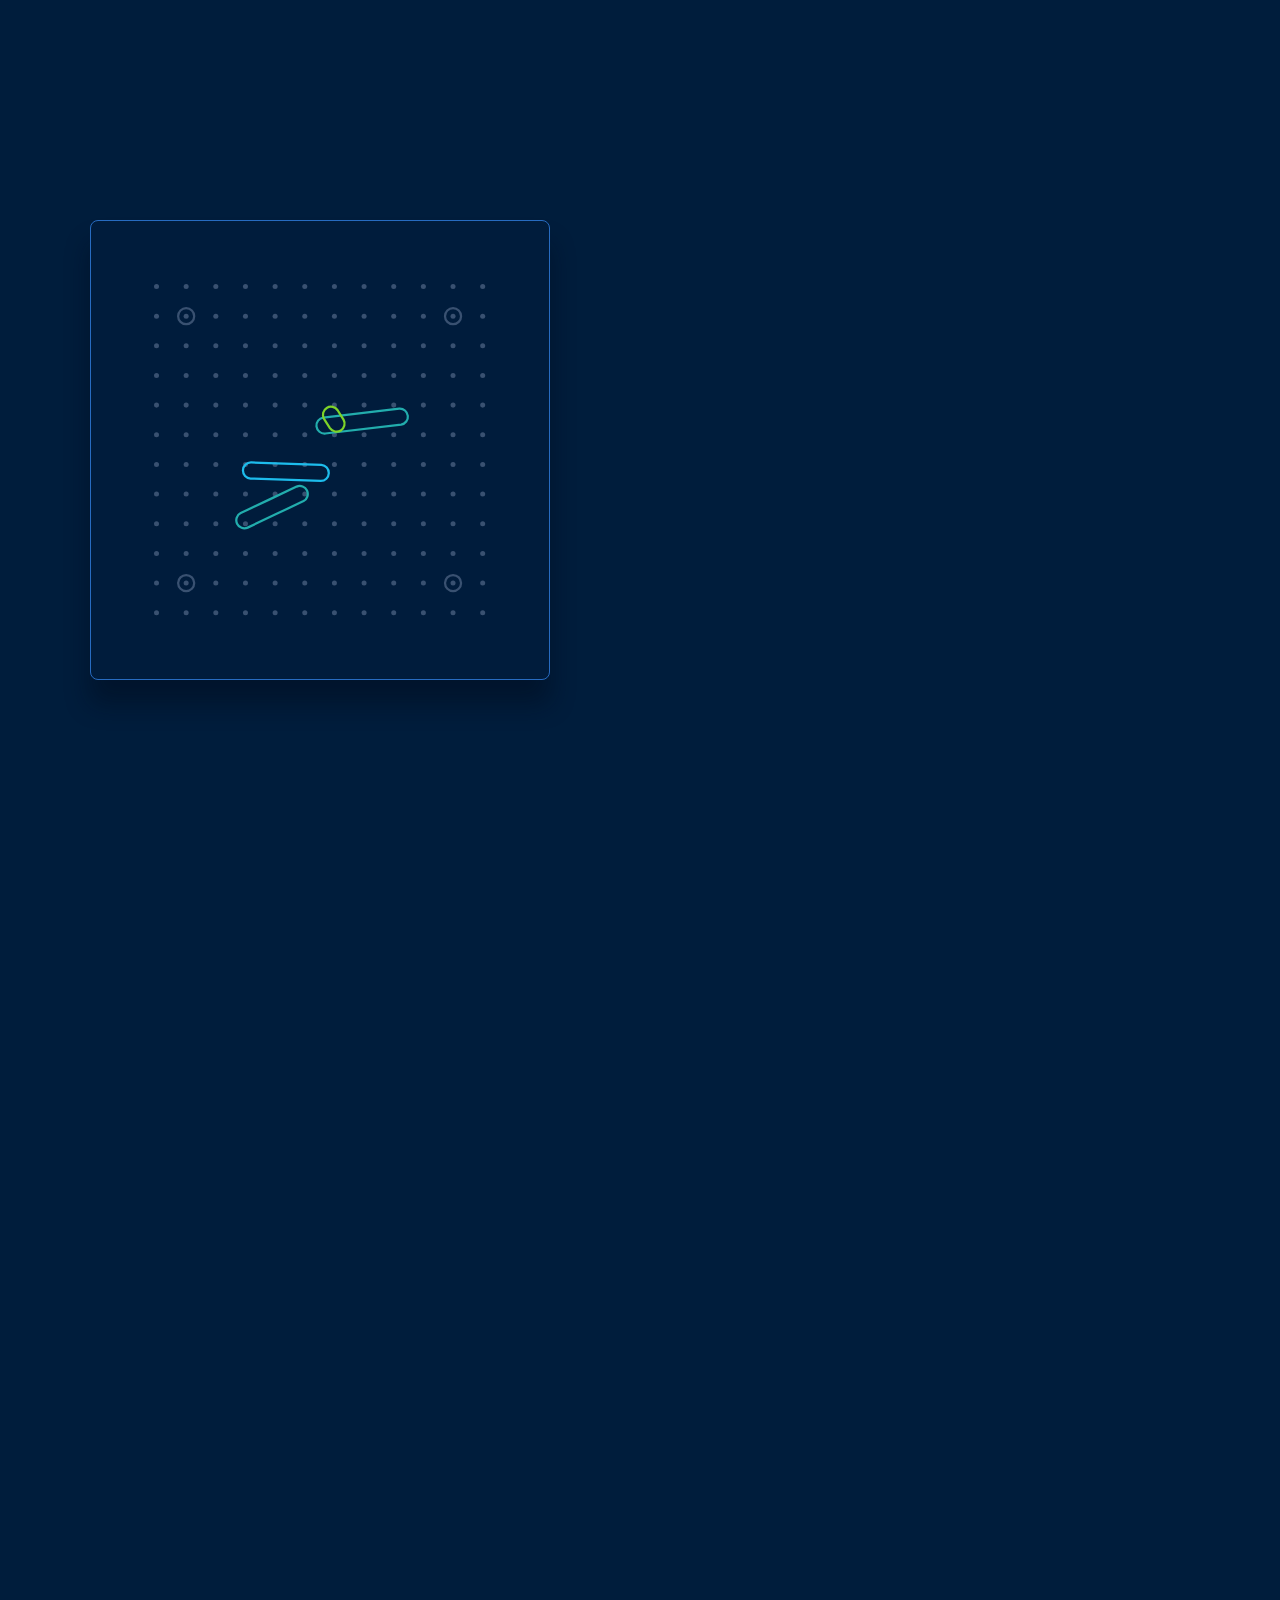
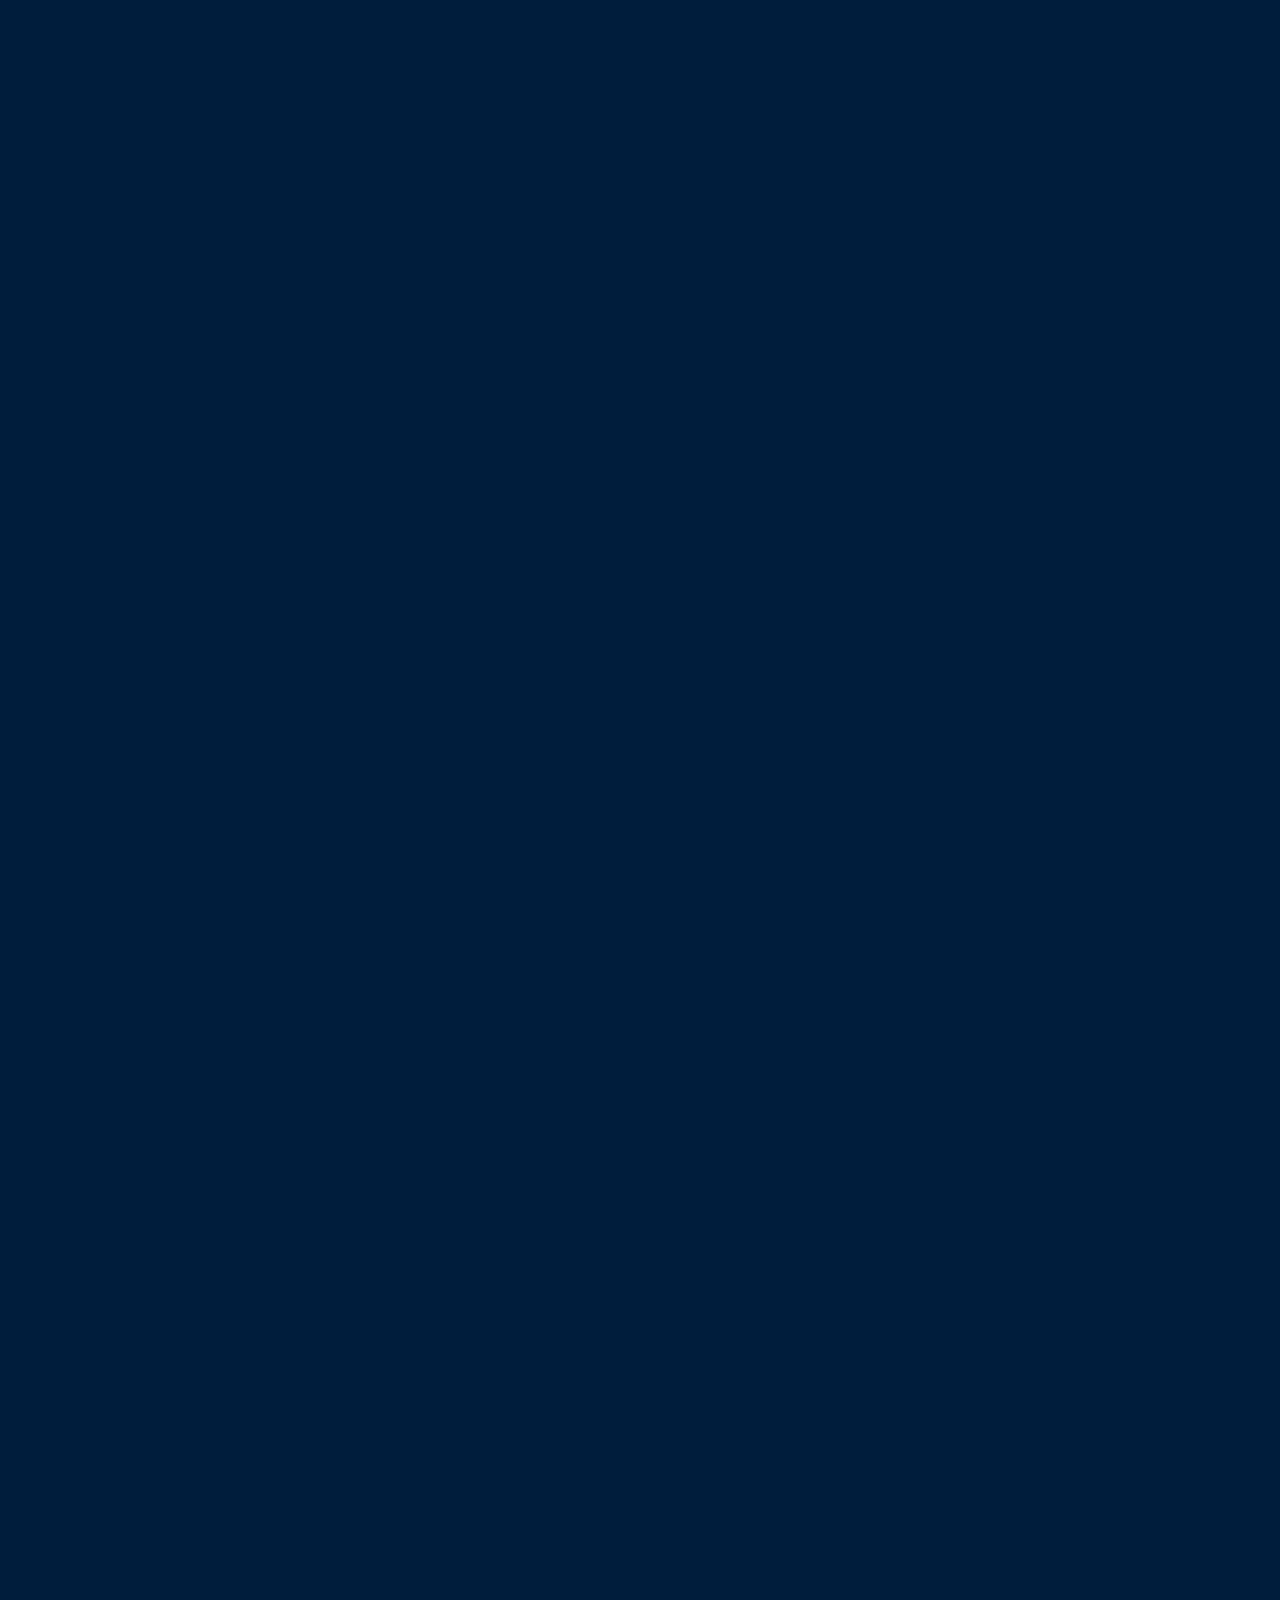
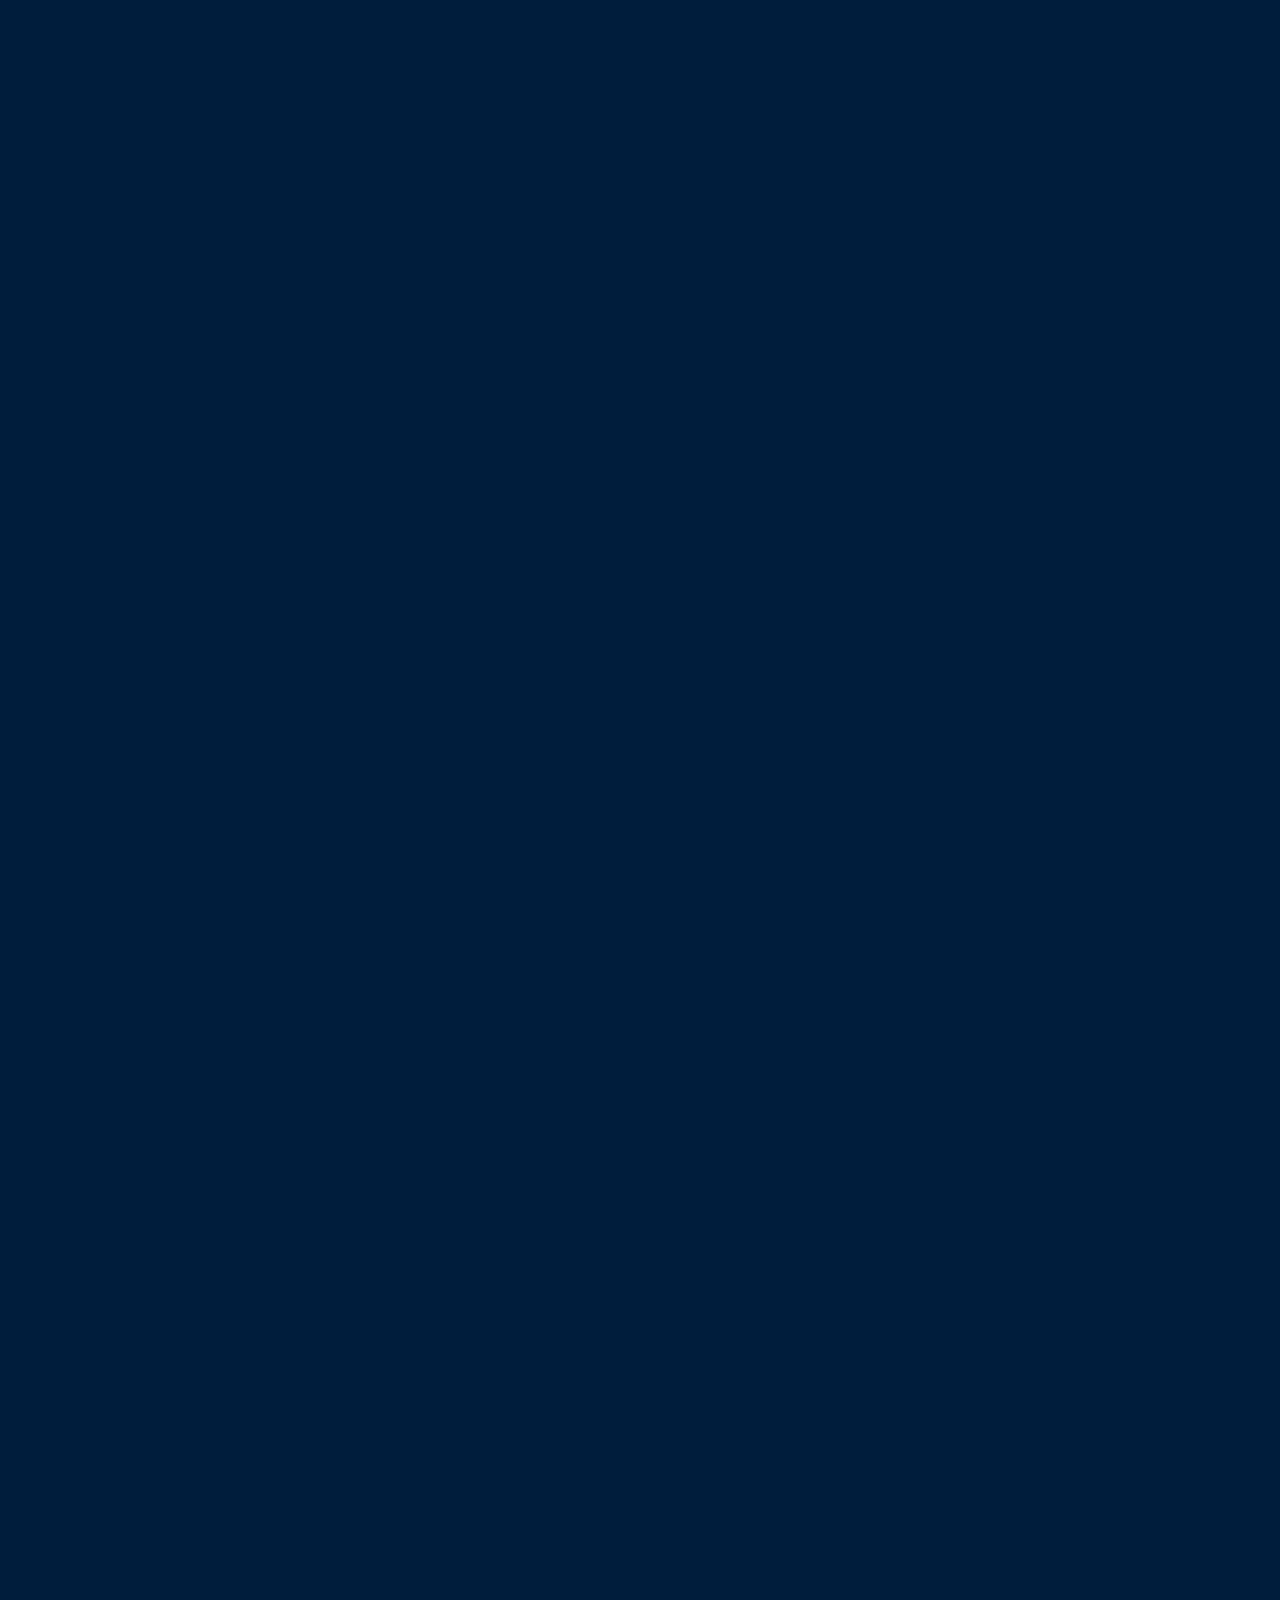
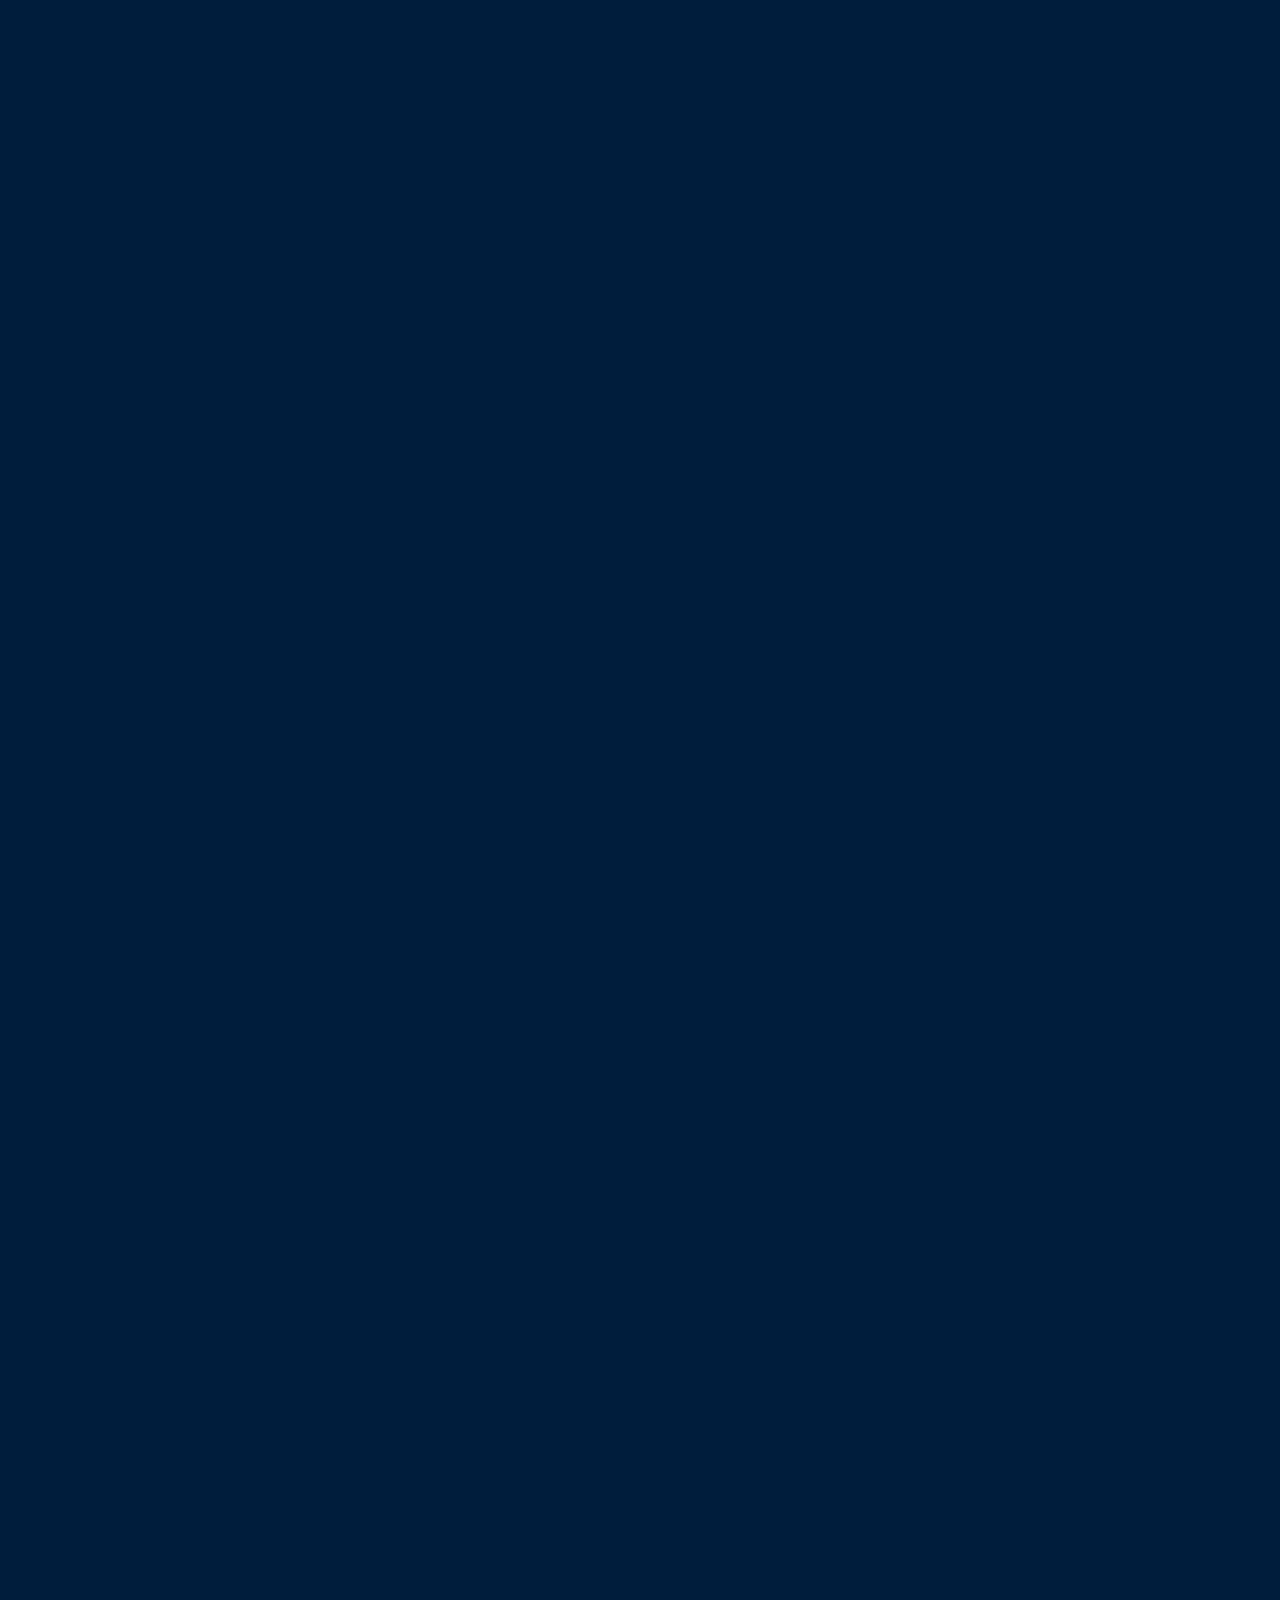
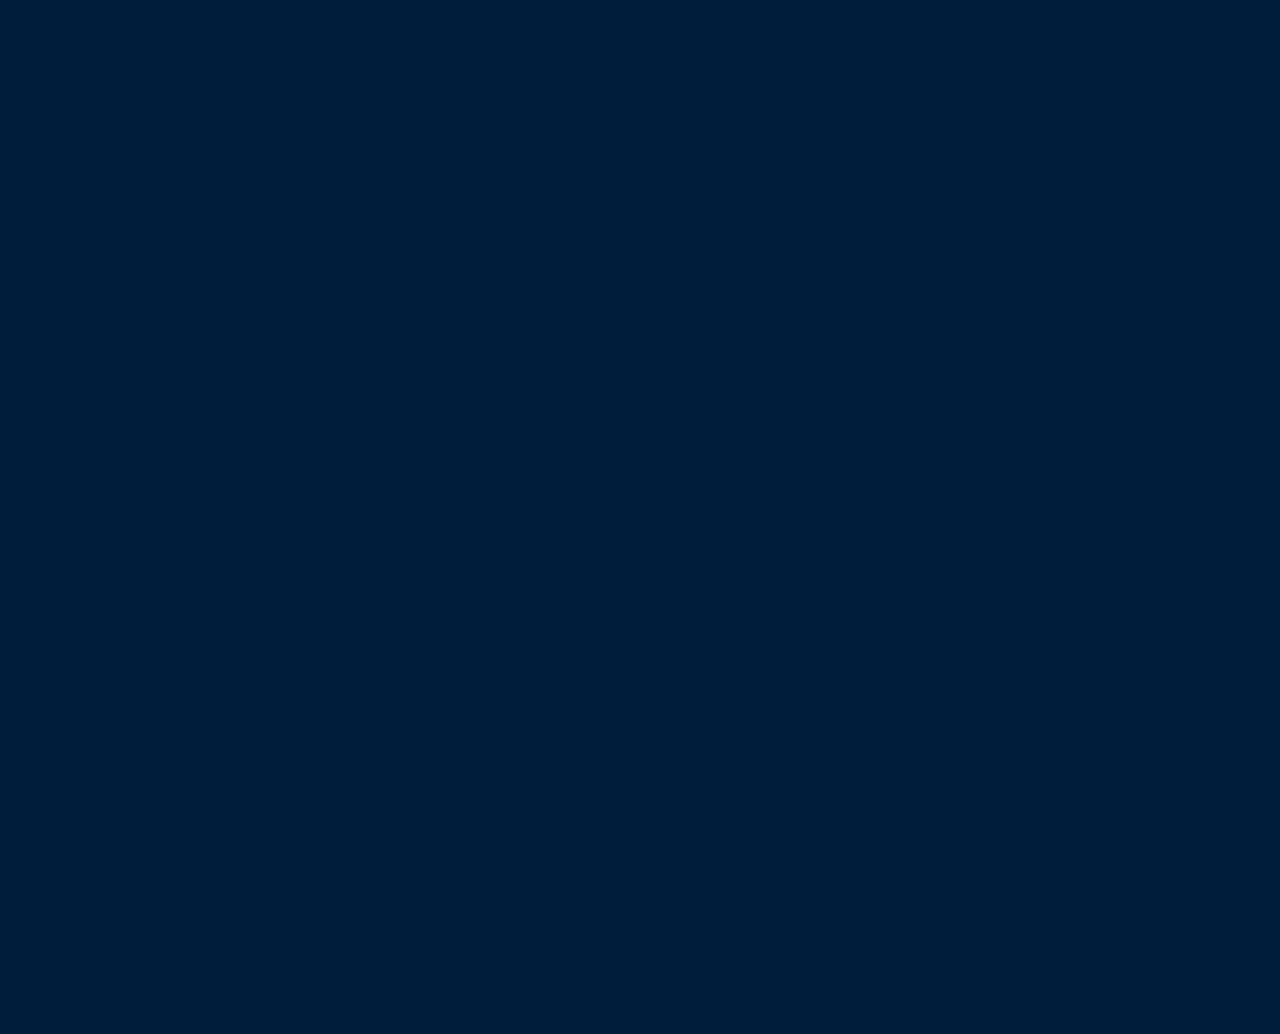
<file: prototypes/pegboard-scroll.html>
<!doctype html>
<html lang="en">
<head>
<meta charset="utf-8">
<meta name="viewport" content="width=device-width, initial-scale=1">
<title>Pegboard Scroll Morph</title>
<style>
  :root {
    --navy: #001d3c;
    --slate: #395171;    /* site token (igap-rebuild/css/style.css), also the blue-mode dot colour */
    --peg: var(--slate);
    /* Pegboard Container — IGAP Design System (Figma 178:17617), dark mode values */
    --dark-glass:       rgba(0, 29, 60, .6);
    --cobalt:           #276bc0;
    --dark-shadow-card: 0 24px 24px rgba(0, 10, 26, .45);
    --radius-card:      8px;
    --icons: 7;          /* number of states: resting board + six icons */
    --screens-per: 1.1;  /* scroll screens per transition — the pacing dial */
  }
  * { box-sizing: border-box; margin: 0; padding: 0; }
  html, body { background: var(--navy); }

  /* Tall track; the stage pins inside it for the whole sequence. */
  .track {
    position: relative;
    height: calc(100svh + (var(--icons) - 1 + 0.6) * var(--screens-per) * 100svh);
  }
  .stage {
    position: sticky;
    top: 0;
    height: 100svh;
    display: grid;
    grid-template-columns: 1fr 1fr;   /* board left half, right half clear */
  }
  .board-half {
    display: flex;
    align-items: center;
    justify-content: center;
  }
  /* 520 × 520 in the design file. Inset 72/520 — the board sits clear of the
     card's edge with real breathing room (≈ 3 peg steps), and lands the grid
     at ~375px on desktop. */
  .pegboard {
    --pb: min(520px, 36vw, 62svh);
    width: var(--pb);
    aspect-ratio: 1;
    padding: calc(var(--pb) * 72 / 520);
    background: var(--dark-glass);
    border: 1px solid var(--cobalt);
    border-radius: var(--radius-card);
    box-shadow: var(--dark-shadow-card);
    overflow: hidden;
  }
  .board {
    display: block;
    width: 100%;
    height: 100%;
    overflow: visible;
    touch-action: pan-y;
  }

  @media (max-width: 767px) {
    .stage { grid-template-columns: 1fr; grid-template-rows: 1fr 1fr; } /* top half */
    .pegboard { --pb: min(86vw, 42svh); }
  }

  .peg  { fill: var(--peg); pointer-events: none; }
  .ring { fill: none; stroke: var(--peg); pointer-events: none; }
  .band { fill: none; stroke-linejoin: round; pointer-events: all; }
  /* While an icon is holding still, bands can be grabbed. touch-action: none
     on the band only, so a finger on a band drags it, and anywhere else scrolls. */
  .board.can-drag .band { cursor: grab; touch-action: none; }
  .board.dragging, .board.dragging .band { cursor: grabbing; }
  .band, .ring { stroke-width: 2.25px; vector-effect: non-scaling-stroke; }
</style>
</head>
<body>

<main class="track">
  <div class="stage">
    <div class="board-half">
      <div class="pegboard">
        <svg class="board" viewBox="0 0 264 264" aria-hidden="true">
          <g id="pegs"></g>
          <g id="rings"></g>
          <g id="bands"></g>
        </svg>
      </div>
    </div>
  </div>
</main>

<script>
(() => {
  /* ------------------------------------------------------------------
     State 0 is the top fold — a pinwheel of four bands, one per colour slot
     of icon 1 so every band travels into place. States 1–6 are lifted from Artboard 1–6.svg.
     Every band is a pill stretched between two pegs: [colour, x1,y1, x2,y2]
     in peg indices (0–11).
     ------------------------------------------------------------------ */
  const C = { teal: '#22adad', green: '#7ed329', sky: '#1dbcec' };

  const ICONS = [
    [ // 0 — top fold: pinwheel of four bands
      ['teal', 3,3, 6,3], ['green', 8,3, 8,6], ['sky', 3,5, 3,8], ['teal', 5,8, 8,8],
    ],
    [ // 1 — diagonal cluster
      ['green', 6,6, 8,4], ['teal', 5,6, 7,8], ['teal', 4,3, 6,5], ['sky', 3,7, 5,5],
    ],
    [ // 2 — staircase
      ['teal', 2,9, 4,9], ['green', 4,6, 4,9], ['sky', 4,6, 6,6],
      ['green', 6,4, 6,6], ['teal', 6,4, 9,4], ['sky', 9,2, 9,4],
    ],
    [ // 3 — closed tilted rectangle
      ['sky', 2,6, 5,9], ['sky', 6,2, 9,5], ['green', 6,2, 4,4],
      ['teal', 4,4, 2,6], ['teal', 9,5, 7,7], ['green', 7,7, 5,9],
    ],
    [ // 4 — three L-steps
      ['sky', 2,7, 4,7], ['teal', 4,7, 4,9], ['teal', 4,5, 6,5],
      ['green', 6,5, 6,7], ['green', 6,3, 8,3], ['sky', 8,3, 8,5],
    ],
    [ // 5 — rising line chart + arrowhead
      ['sky', 2,7, 2,9], ['teal', 2,7, 3,7], ['green', 3,7, 5,5], ['sky', 5,5, 7,5],
      ['green', 7,5, 9,3], ['teal', 9,3, 9,5], ['teal', 7,3, 9,3],
    ],
    [ // 6 — connected path
      ['green', 2,7, 2,9], ['teal', 2,7, 4,7], ['green', 4,4, 4,7], ['sky', 4,4, 7,4],
      ['green', 7,4, 7,6], ['teal', 7,6, 9,6], ['sky', 9,6, 9,9],
    ],
  ];

  /* Corner rings — part of the board, constant. */
  const RING_PEGS = [[1,10], [1,1], [10,1], [10,10]];

  /* ---------------- Tuning ---------------- */
  // Scroll choreography
  const HOLD      = 0.34;  // share of each transition spent holding the icon at rest
  const STAGGER   = 0.07;  // delay between bands, swept left → right
  const LEAD      = 0.3;   // hold on the first / last icon (in transitions)
  const SMOOTH_S  = 0.12;  // scroll follower time-constant
  // Rubber band — while moving
  const PULL      = 0.32;  // how far the leading end runs ahead of the trailing end (0 = together)
  const THIN      = 0.5;   // how much a stretched band narrows (0 = never, 1 = fully)
  const NECK      = 0.45;  // how much a stretched band pinches in the middle
  const SPRING_K  = 170;   // end-point spring stiffness — higher = tighter
  const SPRING_Z  = 0.42;  // damping ratio — lower = more bounce when an end lands
  // Rubber band — hover pluck
  const PLUCK_AMP = 7;     // peak sideways swing, in icon units (pill is 12.8 wide)
  const PLUCK_HZ  = 7;     // vibration frequency
  const PLUCK_TAU = 0.42;  // decay time-constant, seconds

  /* Geometry */
  const STEP = 260 / 11, R = 6.405;
  const px = i => 2 + i * STEP;

  const NS = 'http://www.w3.org/2000/svg';
  const el = (tag, attrs, parent) => {
    const n = document.createElementNS(NS, tag);
    for (const k in attrs) n.setAttribute(k, attrs[k]);
    parent && parent.appendChild(n);
    return n;
  };

  // Static board
  const gPegs = document.getElementById('pegs');
  for (let y = 0; y < 12; y++) for (let x = 0; x < 12; x++)
    el('circle', { class: 'peg', cx: px(x), cy: px(y), r: 2 }, gPegs);
  const gRings = document.getElementById('rings');
  RING_PEGS.forEach(([x, y]) => el('circle', { class: 'ring', cx: px(x), cy: px(y), r: R }, gRings));

  // base = the intended icons, never touched. layout = what each screen shows
  // right now; a screen's layout only differs from base while you've rearranged it.
  const base = ICONS.map(ic => ic.map(([c, x1, y1, x2, y2]) => ({
    col: hex(C[c]), a: [px(x1), px(y1)], b: [px(x2), px(y2)], o: 1,
  })));
  const cloneBand = b => ({ col: b.col, a: b.a.slice(), b: b.b.slice(), o: 1 });
  const layout = base.map(ic => ic.map(cloneBand));
  const N = ICONS.length - 1;

  /* ------------------------------------------------------------------
     Pairing — least total travel, colour kept whenever counts allow.
     Ghosts are zero-length invisible bands on one end of their partner,
     so new bands grow out of a peg and leaving bands shrink into one.
     ------------------------------------------------------------------ */
  const d = (p, q) => Math.hypot(p[0] - q[0], p[1] - q[1]);
  const COLOUR_COST = 400, GHOST_COST = 60;

  function pairCost(A, B) {
    if (!A || !B) return { c: GHOST_COST, flip: false };
    const straight = d(A.a, B.a) + d(A.b, B.b);
    const flipped  = d(A.a, B.b) + d(A.b, B.a);
    const colour   = A.col.join() === B.col.join() ? 0 : COLOUR_COST;
    return flipped < straight ? { c: flipped + colour, flip: true } : { c: straight + colour, flip: false };
  }

  function bestAssignment(A, B) {
    const n = Math.max(A.length, B.length);
    const a = [...A, ...Array(n - A.length).fill(null)];
    const b = [...B, ...Array(n - B.length).fill(null)];
    const cost = a.map(x => b.map(y => pairCost(x, y)));
    let best = Infinity, bestPerm = null;
    const perm = [], used = Array(n).fill(false);
    (function rec(i, acc) {
      if (acc >= best) return;
      if (i === n) { best = acc; bestPerm = perm.slice(); return; }
      for (let j = 0; j < n; j++) if (!used[j]) {
        used[j] = true; perm[i] = j;
        rec(i + 1, acc + cost[i][j].c);
        used[j] = false;
      }
    })(0, 0);

    return a.map((from, i) => {
      const j = bestPerm[i];
      let to = b[j];
      const flip = !!(from && to && cost[i][j].flip);
      if (flip) to = { ...to, a: to.b, b: to.a };
      if (!from) from = { col: to.col, a: to.a, b: to.a, o: 0 };
      if (!to)   to   = { col: from.col, a: from.b, b: from.b, o: 0 };
      // The end that travels further leads; the other is dragged after it.
      const aLeads = d(from.a, to.a) >= d(from.b, to.b);
      return { from, to, aLeads, flip,
               ai: i < A.length ? i : -1,      // index of this band in the screen it leaves
               bi: j < B.length ? j : -1,      // …and in the screen it arrives at
               fromLen: d(from.a, from.b), toLen: d(to.a, to.b) };
    });
  }

  function buildTransition(i) {
    const pairs = bestAssignment(layout[i], layout[i + 1]);
    const mid = p => (p.from.a[0] + p.from.b[0] + p.to.a[0] + p.to.b[0]) / 4;
    pairs.map((p, k) => [mid(p), k]).sort((x, y) => x[0] - y[0])
         .forEach(([, k], rank) => pairs[k].rank = rank);
    // stable identities ("screen:band") so live state follows a band, not a slot
    pairs.forEach(p => {
      p.fromId = p.ai >= 0 ? `${i}:${p.ai}` : null;
      p.toId   = p.bi >= 0 ? `${i + 1}:${p.bi}` : null;
    });
    return { pairs, n: pairs.length };
  }
  const transitions = [];
  for (let i = 0; i < N; i++) transitions.push(buildTransition(i));

  // A screen's layout changed: re-pair both transitions that touch it.
  let needRemap = false;
  function rebuildAround(i) {
    if (i > 0) transitions[i - 1] = buildTransition(i - 1);
    if (i < N) transitions[i] = buildTransition(i);
    needRemap = true;
  }

  const MAX = Math.max(...transitions.map(t => t.n));
  const gBands = document.getElementById('bands');

  /* Per-slot live state: spring-driven end points + pluck. */
  const slots = Array.from({ length: MAX }, (_, k) => ({
    k, path: el('path', { class: 'band' }, gBands),
    a: null, b: null, va: [0, 0], vb: [0, 0],
    pluck: null,              // { t0, amp, amp2 }
    visible: false, len: 0, id: null,
  }));

  /* ------------------------------------------------------------------
     Helpers
     ------------------------------------------------------------------ */
  const lerp = (a, b, t) => a + (b - a) * t;
  const lerp2 = (p, q, t) => [lerp(p[0], q[0], t), lerp(p[1], q[1], t)];
  const clamp01 = v => Math.min(1, Math.max(0, v));
  const ease = t => t < .5 ? 4 * t * t * t : 1 - Math.pow(-2 * t + 2, 3) / 2;
  function hex(h) { const n = parseInt(h.slice(1), 16); return [n >> 16, (n >> 8) & 255, n & 255]; }
  const rgb = (p, q, t) => `rgb(${[0, 1, 2].map(i => Math.round(lerp(p[i], q[i], t))).join(',')})`;
  const f2 = v => v.toFixed(2);

  /* A pill whose long sides are cubic curves, so it can pinch (neck) when
     stretched and swing sideways (bow) when plucked.
     r      cap radius
     bow1/2 sideways displacement of the band at ~1/3 and ~2/3 of its length
     pinch  inward squeeze at the middle */
  function pill(a, b, r, bow1, bow2, pinch) {
    let dx = b[0] - a[0], dy = b[1] - a[1];
    const len = Math.hypot(dx, dy);
    if (len < 1e-3) { dx = 1; dy = 0; } else { dx /= len; dy /= len; }
    const nx = -dy, ny = dx;
    const K = 1 / 0.75;                   // control offset that yields the wanted mid displacement
    const P = (t, s, off) => [a[0] + dx * len * t + nx * (s * r + off),
                              a[1] + dy * len * t + ny * (s * r + off)];
    // side 1 (+n): bows with the band, pinches inward (−)
    const s1a = P(0, 1, 0), s1c1 = P(1/3, 1, K * (bow1 - pinch)), s1c2 = P(2/3, 1, K * (bow2 - pinch)), s1b = P(1, 1, 0);
    // side 2 (−n): bows with the band, pinches inward (+)
    const s2b = P(1, -1, 0), s2c2 = P(2/3, -1, K * (bow2 + pinch)), s2c1 = P(1/3, -1, K * (bow1 + pinch)), s2a = P(0, -1, 0);
    const pt = p => `${f2(p[0])},${f2(p[1])}`;
    return `M${pt(s1a)}C${pt(s1c1)} ${pt(s1c2)} ${pt(s1b)}` +
           `A${f2(r)},${f2(r)} 0 0 0 ${pt(s2b)}` +
           `C${pt(s2c2)} ${pt(s2c1)} ${pt(s2a)}` +
           `A${f2(r)},${f2(r)} 0 0 0 ${pt(s1a)}Z`;
  }

  /* ------------------------------------------------------------------
     Targets from scroll — where each end *should* be.
     ------------------------------------------------------------------ */
  function targets(t) {
    const seg = Math.min(transitions.length - 1, Math.floor(t));
    const u = clamp01((t - seg - HOLD / 2) / (1 - HOLD));
    const tr = transitions[seg];
    const span = 1 - STAGGER * (tr.n - 1);
    const rest = u === 0 ? seg : u === 1 ? seg + 1 : -1;   // which icon is holding still, if any
    return { seg, u, rest, n: tr.n, list: tr.pairs.map(p => {
      const e = clamp01((u - p.rank * STAGGER) / span);
      // leading end runs over [0, 1-PULL], trailing end over [PULL, 1]
      const eLead  = ease(clamp01(e / (1 - PULL)));
      const eTrail = ease(clamp01((e - PULL) / (1 - PULL)));
      const ea = p.aLeads ? eLead : eTrail, eb = p.aLeads ? eTrail : eLead;
      const eMid = ease(e);
      return {
        a: lerp2(p.from.a, p.to.a, ea),
        b: lerp2(p.from.b, p.to.b, eb),
        restLen: lerp(p.fromLen, p.toLen, eMid),
        col: rgb(p.from.col, p.to.col, eMid),
        o: p.from.o === 0 ? clamp01(eLead * 2.5) : p.to.o === 0 ? clamp01((1 - eTrail) * 2.5) : 1,
        id: u < 0.5 ? p.fromId : p.toId,
        p,
      };
    })};
  }

  /* When the scroll crosses into another transition, the slot → band
     mapping changes. Hand each slot's live state (spring velocity, pluck)
     to whichever new slot picks up the same band, so nothing jumps. */
  let curSeg = -1;
  function remap(list) {
    const old = slots.map(s => ({ id: s.id, a: s.a, b: s.b, va: s.va, vb: s.vb, pluck: s.pluck, visible: s.visible }));
    const takenK = new Set(), takenJ = new Set();
    const take = (k, j, flip) => {
      takenK.add(k); takenJ.add(j);
      const s = slots[k], o = old[j];
      s.a = (flip ? o.b : o.a).slice();  s.b = (flip ? o.a : o.b).slice();
      s.va = (flip ? o.vb : o.va).slice(); s.vb = (flip ? o.va : o.vb).slice();
      s.pluck = o.pluck;
    };
    // 1. same band (by identity) — exact, survives re-pairing after a drag
    list.forEach((tg, k) => {
      if (!tg.id) return;
      const j = old.findIndex((o, j) => !takenJ.has(j) && o.a && o.id === tg.id);
      if (j < 0) return;
      const o = old[j];
      take(k, j, d(o.a, tg.b) + d(o.b, tg.a) < d(o.a, tg.a) + d(o.b, tg.b));
    });
    // 2. otherwise the nearest visible band, closest pairs first
    const cand = [];
    list.forEach((tg, k) => {
      if (takenK.has(k) || tg.o <= 0.02) return;
      old.forEach((o, j) => {
        if (takenJ.has(j) || !o.a || !o.visible) return;
        const d1 = d(o.a, tg.a) + d(o.b, tg.b), d2 = d(o.a, tg.b) + d(o.b, tg.a);
        cand.push({ k, j, dist: Math.min(d1, d2), flip: d2 < d1 });
      });
    });
    cand.sort((x, y) => x.dist - y.dist);
    for (const c of cand) {
      if (c.dist > STEP * 1.5 || takenK.has(c.k) || takenJ.has(c.j)) continue;
      take(c.k, c.j, c.flip);
    }
    list.forEach((tg, k) => {
      if (takenK.has(k)) return;
      const s = slots[k];
      s.a = tg.a.slice(); s.b = tg.b.slice(); s.va = [0, 0]; s.vb = [0, 0]; s.pluck = null;
    });
  }

  /* ------------------------------------------------------------------
     Frame
     ------------------------------------------------------------------ */
  const reduce = matchMedia('(prefers-reduced-motion: reduce)').matches;
  const OMEGA = Math.sqrt(SPRING_K), DAMP = 2 * SPRING_Z * OMEGA;

  function stepSpring(pos, vel, target, dt) {
    for (let i = 0; i < 2; i++) {
      const acc = SPRING_K * (target[i] - pos[i]) - DAMP * vel[i];
      vel[i] += acc * dt; pos[i] += vel[i] * dt;
    }
  }

  function frame(t, dt, now, settled) {
    let tg = targets(t);

    // Scrolled on while holding a band: let go of it where it is.
    if (drag && (tg.rest !== drag.screen || tg.seg !== drag.seg)) { drop(drag.pt, drag.raw); tg = targets(t); }

    // Once you've moved on to a neighbouring icon, the screen you rearranged
    // goes back to its intended shape — scroll back and you see the real icon.
    if (edited >= 0 && !drag && Math.abs(t - edited) >= 1 - HOLD / 2 - 1e-6) {
      layout[edited] = base[edited].map(cloneBand);
      rebuildAround(edited);
      edited = -1;
      tg = targets(t);
    }

    if (tg.seg !== curSeg || needRemap) {
      if (curSeg < 0) tg.list.forEach((x, k) => { slots[k].a = x.a.slice(); slots[k].b = x.b.slice(); });
      else remap(tg.list);
      curSeg = tg.seg; needRemap = false;
    }
    current = tg;
    canDrag = tg.rest >= 0 && settled;
    svg.classList.toggle('can-drag', canDrag || !!drag);

    slots.forEach((s, k) => {
      const x = tg.list[k];
      if (!x) { s.path.style.display = 'none'; s.visible = false; s.id = null; return; }
      s.id = x.id;

      // the end you're holding follows your pointer; the other stays hooked
      const ta = drag && drag.slot === s && drag.end === 'a' ? drag.pt : x.a;
      const tb = drag && drag.slot === s && drag.end === 'b' ? drag.pt : x.b;

      if (reduce) { s.a = ta.slice(); s.b = tb.slice(); }
      else {
        const sub = Math.max(1, Math.ceil(dt / (1 / 240))), h = dt / sub;
        for (let i = 0; i < sub; i++) { stepSpring(s.a, s.va, ta, h); stepSpring(s.b, s.vb, tb, h); }
      }

      const len = d(s.a, s.b);
      s.len = len;
      // stretch relative to the length the band "wants" right now
      const rest = Math.max(x.restLen, STEP * 0.8);
      const stretch = Math.max(0, len / rest - 1);
      const r = R * (1 - THIN * (1 - 1 / Math.sqrt(1 + stretch * 2)));
      const pinch = len > 1 ? Math.min(r * 0.8, R * NECK * Math.min(stretch, 1.2)) : 0;

      let bow1 = 0, bow2 = 0, da = s.a, db = s.b;
      if (s.pluck && len <= 1) {
        // a band hooked on a single peg: tug it into an oval and let it boing back
        const age = (now - s.pluck.t0) / 1000;
        const env = Math.exp(-age / PLUCK_TAU);
        if (env < 0.01) s.pluck = null;
        else {
          const w = Math.abs(s.pluck.amp) * 0.55 * env * Math.cos(2 * Math.PI * PLUCK_HZ * age);
          const [ux, uy] = s.pluck.dir;
          da = [s.a[0] - ux * w, s.a[1] - uy * w];
          db = [s.b[0] + ux * w, s.b[1] + uy * w];
        }
      } else if (s.pluck && len > 1) {
        const age = (now - s.pluck.t0) / 1000;
        const env = Math.exp(-age / PLUCK_TAU);
        if (env < 0.01) s.pluck = null;
        else {
          const w = 2 * Math.PI * PLUCK_HZ * age;
          const f1 = s.pluck.amp * env * Math.cos(w);                  // fundamental: whole band swings
          const f2 = s.pluck.amp2 * env * env * Math.cos(2 * w + 0.6); // 2nd harmonic: S-wobble
          bow1 = (f1 + f2) * 0.87; bow2 = (f1 - f2) * 0.87;
        }
      }

      s.path.setAttribute('d', pill(da, db, r, bow1, bow2, pinch));
      s.path.setAttribute('stroke', x.col);
      s.path.style.opacity = x.o;
      s.path.style.display = '';
      s.visible = x.o > 0.02;
    });
  }

  /* ------------------------------------------------------------------
     Hover / tap pluck — only the band, never the board.
     ------------------------------------------------------------------ */
  const svg = document.querySelector('.board');
  let lastPt = null, vel = [0, 0];
  function toSvg(e) {
    const m = svg.getScreenCTM().inverse();
    return [m.a * e.clientX + m.c * e.clientY + m.e, m.b * e.clientX + m.d * e.clientY + m.f];
  }
  svg.addEventListener('pointermove', e => {
    const p = toSvg(e);
    if (lastPt) vel = [p[0] - lastPt[0], p[1] - lastPt[1]];
    lastPt = p;
  });
  svg.addEventListener('pointerleave', () => { lastPt = null; });

  function pluck(s, e) {
    if (reduce || !s.visible) return;
    const now = performance.now();
    if (s.pluck && now - s.pluck.t0 < 180) return;           // don't re-pluck mid-swing
    if (s.len < 2) {                                          // single-peg loop
      const v = Math.hypot(vel[0], vel[1]);
      const dir = v > 0 ? [vel[0] / v, vel[1] / v] : [Math.SQRT1_2, Math.SQRT1_2];
      s.pluck = { t0: now, amp: PLUCK_AMP * Math.min(1, 0.6 + v / 8), amp2: 0, dir };
      return;
    }
    const dx = (s.b[0] - s.a[0]) / s.len, dy = (s.b[1] - s.a[1]) / s.len;
    // swing in the direction the pointer crossed the band
    const across = vel[0] * -dy + vel[1] * dx;
    const sign = across === 0 ? (Math.random() < .5 ? -1 : 1) : Math.sign(across);
    const speed = Math.min(1, 0.45 + Math.hypot(vel[0], vel[1]) / 8);
    const lenScale = Math.min(1, 0.45 + s.len / (STEP * 4));  // short bands swing less
    const amp = PLUCK_AMP * speed * lenScale * sign;
    s.pluck = { t0: now, amp, amp2: amp * 0.35 * (Math.random() < .5 ? -1 : 1) };
  }
  /* ------------------------------------------------------------------
     Drag — unhook the end nearest your grab, stretch it to any peg.
     Only while an icon is holding still. Drop snaps to the nearest peg;
     drop off the board and the end springs back.
     ------------------------------------------------------------------ */
  let drag = null, canDrag = false, current = null, edited = -1;
  const EDGE = STEP * 0.6;                 // how far past the outer pegs an end can be pulled
  const OFF  = STEP * 1.2;                 // let go further out than this = cancelled
  const clampPt = p => p.map(v => Math.min(264 + EDGE, Math.max(-EDGE, v)));
  const pegOf = v => Math.min(11, Math.max(0, Math.round((v - 2) / STEP)));

  function grab(s, e) {
    const k = s.k, x = current && current.list[k];
    if (!canDrag || !x || x.o < 0.5) return false;
    const pt = toSvg(e);
    const end = d(pt, s.a) <= d(pt, s.b) ? 'a' : 'b';
    // which band, in which screen's layout, and which of its ends
    const atFrom = current.u === 0, p = x.p;
    const ref = atFrom
      ? { screen: current.seg,     idx: p.ai, end }
      : { screen: current.seg + 1, idx: p.bi, end: p.flip ? (end === 'a' ? 'b' : 'a') : end };
    if (ref.idx < 0) return false;
    drag = { slot: s, end, ref, screen: current.rest, seg: current.seg, pt: clampPt(pt), raw: pt, pid: e.pointerId };
    s.pluck = null;
    svg.setPointerCapture(e.pointerId);
    svg.classList.add('dragging');
    return true;
  }

  function drop(pt, raw) {
    const { ref, slot } = drag;
    drag = null;
    svg.classList.remove('dragging');
    const off = raw[0] < -OFF || raw[0] > 264 + OFF || raw[1] < -OFF || raw[1] > 264 + OFF;
    if (!off) {
      if (edited >= 0 && edited !== ref.screen) {        // only one screen rearranged at a time
        layout[edited] = base[edited].map(cloneBand); rebuildAround(edited);
      }
      layout[ref.screen][ref.idx][ref.end] = [px(pegOf(pt[0])), px(pegOf(pt[1]))];
      edited = ref.screen;
      rebuildAround(ref.screen);
    }
    // a small twang as it hooks on (or snaps back)
    if (!reduce) slot.pluck = { t0: performance.now(), amp: PLUCK_AMP * 0.45 * (Math.random() < .5 ? -1 : 1), amp2: 0,
                                dir: [Math.SQRT1_2, Math.SQRT1_2] };
  }

  svg.addEventListener('pointermove', e => {
    if (!drag || e.pointerId !== drag.pid) return;
    drag.raw = toSvg(e);
    drag.pt = clampPt(drag.raw);
  });
  const release = e => { if (drag && e.pointerId === drag.pid) drop(drag.pt, drag.raw); };
  svg.addEventListener('pointerup', release);
  svg.addEventListener('pointercancel', release);

  slots.forEach(s => {
    s.path.addEventListener('pointerenter', e => { if (!drag) pluck(s, e); });
    s.path.addEventListener('pointerdown', e => {
      if (grab(s, e)) { e.preventDefault(); return; }
      pluck(s, e);
    });
  });

  /* ------------------------------------------------------------------
     Scroll → t, through a smoothed follower
     ------------------------------------------------------------------ */
  const track = document.querySelector('.track');

  function targetT() {
    const max = track.offsetHeight - innerHeight;
    const p = max > 0 ? clamp01((scrollY - track.offsetTop) / max) : 0;
    return Math.min(N, Math.max(0, p * (N + 2 * LEAD) - LEAD));
  }

  let t = targetT(), last = performance.now();
  frame(t, 0, last, true);
  (function loop(now) {
    const dt = Math.min(0.05, (now - last) / 1000); last = now;
    const target = targetT();
    t = reduce ? target : t + (target - t) * (1 - Math.exp(-dt / SMOOTH_S));
    if (Math.abs(target - t) < 1e-4) t = target;
    frame(t, dt, now, Math.abs(target - t) < 0.02);
    requestAnimationFrame(loop);
  })(last);
})();
</script>
</body>
</html>
</file>
<file: css/style.css>
/* =============================================================================
   IGAP — Home v2
   Hand-authored rebuild of the Webflow wireframe. No framework, no build step.
   Sections, in source order:
     1. Tokens
     2. Reset & base
     3. Typography
     4. Buttons & shared bits
     5. Header + menu overlay
     6. Hero (fixed canvas layer + two folds)
     7. What we do (sticky cards)
     8. Who we work with
     9. Research & insights
    10. Start a conversation
    11. Footer
    12. Scroll-reveal states
    13. Responsive
   ========================================================================== */

/* ------------------------------------------------------------- 1. TOKENS */
:root {
  --black:        #000;
  --white:      #fff;
  --paper:      #f7fbfd;
  /* The blue mode's ground. It had no token until the backdrop moved out of
     WebGL — it was a hex inside hero-scene.js, and the two glass values below
     are the same colour at .6 and .9. */
  --navy:       #001d3c;
  /* The navy wash is a gradient like the paper one, not a flat fill: the
     same circle at 50% 42%, a touch lighter at the middle and a touch
     deeper at the edges, bracketing --navy so the ground itself is
     unchanged on average. */
  --navy-hi:    #002145;
  --navy-lo:    #001935;
  /* One translucent surface per mode. Every frosted panel on the site — header
     bar, cards, footer card — uses these two and nothing else. */
  --glass:      rgba(247, 251, 253, .6);
  --dark-glass: rgba(0, 29, 60, .6);
  --light-grey:       #aebacd;
  /* Figma base/grey, which text/muted and accent/muted both alias. It moved
     from #8695a5 with the light-mode variable pass. */
  --grey:       #798fa7;
  /* Figma base/dark grey, light mode's border/muted */
  --dark-grey:  #4a535e;
  --cobalt:       #276bc0;

  --teal:       #22adad;
  --green:      #8cda3e;
  --sky:        #46ccf5;
  --violet:     #858be0;
  /* Figma Color-Primitives. slate is back at #395171: it is the pegboard peg
     colour, and dot/default in Blue mode aliases to it, so the peg and the
     background dot field are the same value by design. cerulean is the hero's
     scroll hint. */
  --slate:      #395171;
  --cerulean:   #4597ff;

  /* The background dot field — plain CSS, see section 14. The spacing is what
     the WebGL version actually measured on screen at rest: its 0.1 world units
     came out at 14.8px under the hero camera. (The old 20px token was sampled
     mid-scroll, with the camera already dollied in — 15px x the 1.3 zoom lands
     back at ~19.5px, which is where that number came from.) Dot size is derived
     rather than authored: the shader used a flat 4% of a cell for the radius,
     so 8% for the diameter, and deriving it keeps the two from drifting. */
  --dot:                var(--light-grey);
  --dot-highlight:      var(--sky);
  --dark-dot:           var(--slate);
  --dark-dot-highlight: var(--cobalt);
  --dot-spacing:        15px;
  --dot-size:           calc(var(--dot-spacing) * .08);
  /* Edge feather. The shader antialiased with fwidth(), i.e. one DEVICE pixel,
     so this shrinks on hi-dpi instead of staying a fixed CSS length. */
  --dot-aa:             .5px;

  /* Two elevations, one per mode. Same geometry throughout; only the tint and
     the alpha change. "lift" is the raised step — currently the first What We
     Do card, which sits forward of the other five. */
  --shadow-card:      0 24px 24px rgba(202, 212, 226, .45);
  --shadow-lift:      0 24px 24px rgba(202, 212, 226, .6);
  --dark-shadow-card: 0 24px 24px rgba(0, 10, 26, .45);
  --dark-shadow-lift: 0 24px 24px rgba(0, 10, 26, .6);
  --super-dark-glass:    rgba(0, 29, 60, .9);

  /* header, light state (default) and dark state (over "Who We Are").
     The surfaces themselves are --glass / --dark-glass; only the border and
     type colour differ per state. */
  --header-border:    var(--light-grey);
  --header-border-dk: var(--cobalt);
  --header-ink-dk:    #fff;

  --font:        "Archivo", sans-serif;
  --font-narrow: "Archivo Narrow", sans-serif;

  --gutter: 72px;
  /* Content stops widening past this and centres; the fixed canvas behind it
     still runs the full viewport, so the artwork and the navy wash are edge to
     edge while the columns stay a readable measure on a 1920 display. */
  --page-max: 1440px;
  --ease-out-quart: cubic-bezier(.165, .84, .44, 1);
}

/* --------------------------------------------------------- 2. RESET/BASE */
*, *::before, *::after { box-sizing: border-box; }

html { -webkit-text-size-adjust: 100%; }

body {
  margin: 0;
  background-color: var(--black);
  font-family: var(--font);
  color: var(--black);
  overflow-x: hidden;
  /* Figma draws type with grayscale antialiasing; macOS browsers default to
     subpixel, which fattens every stem -- worst on the light-on-navy screens,
     where a SemiBold reads a weight heavier than the one it is. These two put
     the page on the same rendering Figma previews it in, so 600 is 600. */
  -webkit-font-smoothing: antialiased;
  -moz-osx-font-smoothing: grayscale;
}

img { display: block; max-width: 100%; }
ul  { list-style: none; margin: 0; padding: 0; }
a   { color: inherit; text-decoration: none; }
button {
  font: inherit; color: inherit;
  background: none; border: 0; padding: 0;
  cursor: pointer;
}
p, h1, h2, h3, h4 { margin: 0; }

.page { display: flex; flex-direction: column; width: 100%; }

/* Vertical breathing room between folds. Height only — no content. */
.spacer          { position: relative; z-index: -1; width: 100%; }
.spacer--hero    { height: 80vh; }
.spacer--sticky  { position: sticky; top: 0; height: 100svh; }
/* the lead-in above the sticky "What We Do" cards runs shorter than the one
   that closes the hero */
.expertise .spacer--hero { height: 200px; }

/* ------------------------------------------------------- 3. TYPOGRAPHY */
.h1 {
  width: 100%;
  font-family: var(--font-narrow);
  font-size: 4.5rem;
  font-weight: 700;
  line-height: 105%;
  letter-spacing: .02em;
  text-transform: uppercase;
  text-align: left;
  color: var(--black);
}
.h1--center { text-align: center; }
.h1--narrow { max-width: 900px; }
.h1--mobile { display: none; }

.h3 {
  font-family: var(--font);
  font-size: 24px;
  font-weight: 600;                /* Desktop/H3 is SemiBold */
  line-height: 140%;
  /* Desktop/H3 is ORIGINAL case -- headings are authored in the case they
     should render, so forcing capitalize only produced Title Case artefacts. */
  color: var(--black);
}
.h3--light { color: var(--white); }

.h4 {
  width: 100%;
  font-family: var(--font);
  font-size: 18px;   /* Desktop/H4 moved 16 -> 18 in the type ramp */
  font-weight: 600;
  line-height: 140%;
  text-transform: capitalize;
  color: var(--black);
}
.h4--light { color: var(--white); }

.intro {
  max-width: 400px;
  font-family: var(--font);
  font-size: 16px;
  font-weight: 300;
  line-height: 160%;
  color: var(--black);
}
.intro--center { max-width: none; text-align: center; }
.intro--light  { color: var(--white); }

.body-text {
  font-family: var(--font);
  font-size: 14px;
  font-weight: 300;
  line-height: 160%;
  color: var(--black);
}
.body-text--light  { width: 100%; color: var(--white); text-transform: capitalize; }
.body-text--300    { width: 300px; }

/* Small teal label used for "latest work" and the footer email */
/* --- the rest of the Figma desktop ramp --- */
.h2 {
  font-family: var(--font-narrow);
  font-size: 3.5rem;               /* Desktop/H2 = 56 */
  font-weight: 700;
  line-height: 105%;
  letter-spacing: .02em;
  text-transform: uppercase;
  color: var(--black);
}
.h5 {
  font-family: var(--font);
  font-size: 16px;
  font-weight: 600;
  line-height: 140%;
  text-transform: capitalize;
  color: var(--black);
}
.large-number {
  font-family: var(--font-narrow);
  font-size: 32px;
  font-weight: 600;                /* Desktop/Large Number is SemiBold */
  line-height: 100%;
  letter-spacing: .1em;
  text-transform: uppercase;
}
.number {
  font-family: var(--font-narrow);
  font-size: 16px;
  font-weight: 600;
  line-height: 100%;
  letter-spacing: .1em;
  text-transform: uppercase;
}
.large-link {
  font-family: var(--font);
  font-size: 14px;
  font-weight: 600;                /* Desktop/Large Link is SemiBold now */
  line-height: 140%;
}

/* --- fade in from bottom -------------------------------------------------
   Driven by js/fade-in.js, which adds .is-in on entry and sets the stagger
   delay inline. `data-fade` on an element, or `data-fade-group` on a parent
   to fade its children in DOM order. Opacity+transform only: no layout cost,
   and no effect on scroll height. The no-JS and reduced-motion cases both
   leave the text visible, because the animation is decoration, not content. */
/* Published as a token because any element that declares a `transition` of
   its own -- the capability title and the hero copy both cross-fade on the
   mode clock -- replaces this one wholesale and silently stops fading. Those
   rules append var(--fade-in) instead of restating the timing. */
:root {
  --fade-in: opacity .6s cubic-bezier(.215, .61, .355, 1),
             transform .6s cubic-bezier(.215, .61, .355, 1);
}
[data-fade] {
  opacity: 0;
  transform: translateY(16px);
  transition: var(--fade-in);
}
[data-fade].is-in { opacity: 1; transform: none; }
@media (prefers-reduced-motion: reduce) {
  [data-fade] { opacity: 1; transform: none; transition: none; }
}

.eyebrow {
  font-family: var(--font-narrow); /* Desktop/Eyebrow is Narrow SemiBold, .1em */
  font-size: 12px;
  font-weight: 600;
  line-height: 160%;
  letter-spacing: .1em;
  text-transform: uppercase;
  color: var(--teal);
}

/* The three-bar brand mark that sits above a heading */
.nugget { display: flex; }
.nugget i            { width: 24px; height: 2px; background: var(--green); }
.nugget i:nth-child(2) { background: var(--teal); }
.nugget i:nth-child(3) { background: var(--sky); }

/* Stacked variant (hidden in this design, kept for the audience rows) */
.nugget--stacked { display: none; flex-direction: column; margin-top: 6px; }
.nugget--stacked i { width: 2px; height: 8px; }

/* --------------------------------------------------------- 4. BUTTONS */
.btn-label {
  font-family: var(--font-narrow);
  font-size: 12px;
  font-weight: 600;                /* Desktop/Button Label is SemiBold, 100% */
  line-height: 100%;
  letter-spacing: .1em;
  text-transform: uppercase;
  color: var(--black);
  white-space: nowrap;
}
.btn-label--tab { font-size: 10px; }

/* The 2px accent bar that widens on hover */
.hl {
  width: 2px;
  height: 48px;
  background: var(--sky);
  transition: transform .1s ease;
}
.hl--left, .hl--right { position: absolute; top: 0; height: 64px; }
.hl--left  { left: 0;  background: var(--green); }
.hl--right { right: 0; }

.btn {
  position: relative;
  display: inline-flex;
  align-items: stretch;
  border: 1px solid var(--light-grey);
  border-radius: 2px;
  background-color: var(--glass);
  -webkit-backdrop-filter: blur(4px);
          backdrop-filter: blur(4px);
  overflow: hidden;
}
.btn__label-wrap {
  display: flex;
  align-items: center;
  justify-content: center;
  gap: 8px;
  height: 48px;
  padding: 0 20px;
}
.btn__icon {
  display: flex;
  align-items: center;
  justify-content: center;
  width: 48px;
  height: 48px;
}
.btn__icon img { width: 24px; height: 24px; }

.btn--green  .hl { background: var(--green); }
.btn--sky    .hl { background: var(--sky); }
.btn--violet .hl { background: var(--violet); }
/* Icon-only variant: the label is there for screen readers and scramble text */
.btn--icon .btn__label-wrap { display: none; }
.btn:not(.btn--icon) .btn__icon { display: none; }

/* Hover: Webflow scaled the bar 10× from its centre, clipped by the overflow */
.btn:hover .hl,
.header-bar__slot:hover .hl { transform: scaleX(10); transition-duration: .3s; }

/* The header's two bars take their time over it. Webflow opened them in .3
   and shut them in .1, which lands like a switch; here the accent eases out
   over two thirds of a second and draws back in half of one, both on the
   page's own curve, so it arrives and leaves rather than appearing. */
.header-bar .hl {
  transition: transform .5s var(--ease-out-quart);
}
.header-bar__slot:hover .hl {
  transition-duration: .68s;
}

.cta-stack {
  display: flex;
  flex-direction: column;
  justify-content: flex-end;
  align-items: flex-end;
  gap: 12px;
}
.cta-stack--wide { gap: 16px; }
/* Actions on one line, bottom-aligned (hero fold 1: Contact Us + LinkedIn). */
.cta-stack--row  { flex-direction: row; align-items: flex-end; }

/* Two actions side by side (hero fold 1). The plain .btn keeps the default
   sky-blue accent bar; .btn--green overrides it. */
.btn-row { display: flex; flex-wrap: wrap; gap: 12px; }

/* ---------------------------------------------- 5. HEADER + MENU OVERLAY */
.site-header {
  position: fixed;
  inset: 0 0 auto 0;
  z-index: 99;
  display: flex;
  align-items: center;
  justify-content: space-between;
  width: 100%;
  padding: 24px 48px;
}
.site-header--mobile { display: none; }

/* The footer is the end of the page, so the bar retracts rather than sitting
   on top of it. Toggled by setupHeaderRetract() in js/site.js. The transform is
   on the bar, not on .site-header — the menu overlay is a child of the header
   and must not ride along when it opens over the footer. */
.is-footer-in .header-bar { transform: translateY(-200%); }

.header-bar {
  position: relative;
  max-width: calc(var(--page-max) - 2 * 24px);
  margin-inline: auto;
  display: flex;
  align-items: center;
  justify-content: space-between;
  gap: 24px;
  width: 100%;
  border: 1px solid var(--header-border);
  border-radius: 4px;
  background-color: var(--glass);
  -webkit-backdrop-filter: blur(8px);
          backdrop-filter: blur(8px);
  overflow: hidden;
  transition: background-color .12s ease, border-color .12s ease,
              transform .45s var(--ease-out-quart);
}
.header-bar__slot { display: flex; width: 200px; }
.header-bar__slot--left  { flex-direction: column; align-items: flex-start; }
.header-bar__slot--right { flex-direction: column; align-items: flex-end; }

.btn-menu {
  display: flex;
  align-items: center;
  justify-content: center;
  gap: 8px;
  height: 48px;
  padding: 0 20px;
}
.btn-work {
  display: flex;
  align-items: center;
  justify-content: center;
  gap: 4px;
  height: 64px;
  padding: 0 24px 0 12px;
}

.site-logo {
  display: flex;
  align-items: center;
  justify-content: center;
  width: 100px;
  height: 48px;
}
.site-logo img {
  width: 64px;
  height: auto;
  filter: brightness(0) saturate(0);   /* knocked back to black by default */
  transition: filter .12s ease;
}

/* Header's part of blue mode lives in section 12 with the rest of it. */
.site-header .btn-label   { transition: color .12s ease; }
.btn-menu img,
.btn-work img             { transition: filter .12s ease; }

/* --- menu overlay --- */
/* ------------------------------------------------------------- 5b. MENU
   Figma "Menu — Desktop" 627:106123. A navy sheet over the page at nine
   tenths, and on it two columns bottom-aligned to each other and centred in
   what the 72 of padding leaves: the headline nav on the left under its
   green eyebrow, and the lighter reading list ranged right.

   The sheet slides in from the left and the two columns follow a beat
   later, which is the same entrance the old menu had -- what changed is
   what is on it. */
.menu {
  position: absolute;
  inset: 0;
  z-index: 88888;
  display: flex;
  align-items: center;
  width: 100vw;
  height: 100svh;
}
.menu[hidden] { display: none; }

.menu__bg {
  position: fixed;
  inset: 0;
  z-index: 8888;
  background-color: var(--super-dark-glass);
  -webkit-backdrop-filter: blur(20px);
          backdrop-filter: blur(20px);
  transform: translateX(-100%);
  transition: transform .5s var(--ease-out-quart);
}
.menu__inner {
  position: relative;
  z-index: 999999;
  display: flex;
  align-items: flex-end;             /* both columns close on one line */
  justify-content: space-between;
  width: 100%;
  max-width: var(--page-max);
  margin-inline: auto;
  padding-inline: var(--gutter);
}
.menu__large,
.menu__small {
  opacity: 0;
  transform: translateX(-20px);
  transition: opacity .2s ease, transform .2s var(--ease-out-quart);
}

/* --- the headline column --- */
.menu__large { display: flex; flex-direction: column; gap: 72px; }
.menu__group { display: flex; flex-direction: column; gap: 16px; }
.menu__eyebrow {
  margin: 0;
  font-family: var(--font-narrow);
  font-size: 12px;                   /* Desktop/Eyebrow */
  font-weight: 600;
  line-height: 160%;
  letter-spacing: .1em;
  text-transform: uppercase;
  color: var(--green);
}
.menu__links {
  display: flex;
  flex-direction: column;
  gap: 16px;
  margin: 0;
  padding: 0;
  list-style: none;
}
.menu__links a {
  display: block;
  font-family: var(--font-narrow);
  font-size: 56px;                   /* Desktop/H2 */
  font-weight: 700;
  line-height: 100%;
  letter-spacing: .02em;
  text-transform: uppercase;
  color: var(--white);
  text-decoration: none;
  transition: color .2s;
}
.menu__links a:hover { color: var(--green); }

/* --- the reading list --- */
.menu__small {
  display: flex;
  flex-direction: column;
  align-items: flex-end;
  gap: 32px;
  margin: 0;
  padding: 0;
  list-style: none;
}
.menu__small a {
  font-family: var(--font-narrow);
  font-size: 24px;                   /* Desktop/Number */
  font-weight: 700;
  line-height: 100%;
  letter-spacing: .05em;
  text-transform: uppercase;
  color: var(--white);
  text-decoration: none;
  transition: color .2s;
}
.menu__small a:hover { color: var(--sky); }

/* Figma puts it where the burger was, so the button turns into the circle
   that closes it rather than moving somewhere else. */
.menu__close {
  position: absolute;
  inset: 40px auto auto 65px;
  z-index: 10000;
  display: flex;
  align-items: center;
  justify-content: center;
  width: 32px;
  height: 32px;
  border: 1px solid var(--white);
  border-radius: 100px;
  -webkit-backdrop-filter: blur(20px);
          backdrop-filter: blur(20px);
  opacity: 0;
  transition: opacity .2s ease;
}

/* open state */
.menu.is-open .menu__bg { transform: translateX(0); }
.menu.is-open .menu__large,
.menu.is-open .menu__small { opacity: 1; transform: translateX(0); transition-duration: .5s; }
.menu.is-open .menu__close { opacity: 1; transition-duration: .5s; }

/* -------------------------------------------------------------- 6. HERO */
.hero { position: relative; overflow: visible; }

.hero__canvas-layer {
  position: fixed;
  inset: 0;
  z-index: 0;
  display: flex;
  align-items: center;
  justify-content: center;
  width: 100%;
  height: 100svh;
  background-color: var(--white);
}
.hero__embed {
  position: absolute;
  inset: 0;
  z-index: 1;
  display: flex;
  align-items: center;
  justify-content: space-between;
  width: 100%;
  height: 100svh;
  background-color: var(--paper);
}
.hero__scroll-hint {
  position: absolute;
  inset: 0;
  max-width: var(--page-max);
  margin-inline: auto;
  z-index: 2;
  display: flex;
  align-items: center;
  justify-content: flex-end;
  padding: 24px 48px 24px 24px;
}

.hero__panel {
  position: relative;
  z-index: 1;
  display: flex;
  flex-direction: column;
  align-items: center;
  justify-content: center;
  width: 100%;
  height: 100vh;
}
.hero__panel--sticky { position: sticky; top: 0; z-index: 2; }

.hero__copy {
  position: absolute;
  inset: auto 0 0;
  max-width: var(--page-max);
  margin-inline: auto;
  display: flex;
  align-items: flex-end;
  justify-content: space-between;
  height: 100%;
  padding: 48px;
}
.hero__copy-main {
  display: flex;
  flex-direction: column;
  align-items: flex-start;
  justify-content: space-between;
  gap: 16px;
  width: 100%;
  height: 100%;
}
.hero__intro {
  display: flex;
  flex-direction: column;
  gap: 12px;
  padding: 24px 0 0 24px;
}
.hero__block {
  display: flex;
  flex-direction: column;
  align-items: flex-start;
  justify-content: flex-end;
  gap: 1rem;
  max-width: 490px;
  padding: 0 0 24px 24px;
}

/* ------------------------------------------------------ 7. WHAT WE DO */
.expertise { display: flex; flex-direction: column; width: 100%; }

.expertise__header {
  position: sticky;
  /* The header and the card stack are ONE visual unit that centres together.
     NOTE the gap between them is the header's own padding-bottom PLUS the
     offset baked into .sticky-row--a — it used to be 48 of each, so 96 in
     total, which pushed the stack too close to the bottom on short laptops.
     Now 24 + 24: 114 header + 24 + 493 cards = 631, so the unit's top is
     50svh - 270 and the cards follow at a fixed offset below it.
     Centred in the space BELOW the fixed nav (which ends at 90px), not in the
     whole viewport — on the full height the title landed 20px under the nav at
     1440x900. max() is the floor for short viewports: 154 keeps 64px of clear
     air under the nav. */
  top: max(154px, calc(50svh - 270px));
  z-index: 3;
  display: flex;
  align-self: center;
  align-items: stretch;
  justify-content: space-between;
  gap: 32px;
  width: 100%;
  padding: 0 var(--gutter) 24px;
  max-width: var(--page-max);
  margin-inline: auto;
}
.expertise__col { position: relative; z-index: 3; display: flex; width: 300px; }

.sticky-row {
  position: sticky;
  z-index: 3;
  display: flex;
  align-self: center;
  align-items: flex-end;
  gap: 32px;
  width: 100%;
  padding: 0 var(--gutter);
  /* Each row is a full-width sticky box, and rows later in the DOM paint over
     earlier ones at the same z-index — so a later row's empty area sits on top
     of the cards above it and swallows their pointer events. Harmless while
     nothing was interactive; it kills the card hover. The rows carry nothing
     but the cards, so they let clicks through and the cards take them back. */
  pointer-events: none;
  max-width: var(--page-max);
  margin-inline: auto;
}
.card-x { pointer-events: auto; }
/* The pinned frame is the viewport and the card block centres in it, rather
   than sitting a fixed distance from the top — so the composition holds its
   place on a 720px laptop and a 1200px display alike.
   Centred in the space BELOW the sticky header (which ends at 278px), not in
   the whole viewport: the block is 493px tall (a uniform 393px card, band B
   100px under band A) and centring that on the full height put the cards over
   the section title on anything under ~900px.
   The max() is a floor for short viewports: the cards never climb into the
   header, and always keep a 48px gap below it. Past that point the tail of the
   stack runs below the fold, which is a stack you scroll anyway.
   Document flow is untouched: only `top` changes, so the section's scroll
   length — and everything the canvas times off it — is exactly as before. */
.sticky-row--a { top: max(292px, calc(50svh - 132px)); }   /* unit top + 114 + 24 */
.sticky-row--b { top: max(392px, calc(50svh - 32px)); }
.sticky-row--left   { justify-content: flex-start; }
.sticky-row--center { justify-content: center; }
.sticky-row--right  { justify-content: flex-end; }

.card-x {
  --card-w: 300px;   /* read by the mobile justify maths — keep them in step */
  position: relative;
  z-index: 4;
  display: flex;
  flex-direction: column;
  gap: 24px;
  width: var(--card-w);
  padding: 48px;
  border: 1px solid var(--light-grey);
  border-radius: 4px;
  background-color: var(--glass);
  -webkit-backdrop-filter: blur(12px);
          backdrop-filter: blur(12px);
}
/* Shadow drawn by a pseudo-element with mix-blend-mode: multiply.
   CAVEAT, measured: the blend does NOT reach the page behind the card. Both
   .sticky-row (position: sticky) and .card-x (z-index + backdrop-filter) create
   stacking contexts, and a stacking context is a blending isolation group, so
   the multiply is confined to the card's own subtree. Over this section's
   near-white backdrop that is academic — multiply against white is the identity,
   so it renders the same as normal either way. It only becomes a real
   difference over the canvas artwork or a dark backdrop, and getting there needs
   the shadow moved to a proxy element outside every sticky ancestor. */
.card-x::before {
  content: "";
  position: absolute;
  inset: 0;
  z-index: -1;
  border-radius: inherit;
  box-shadow: var(--shadow-card);
  mix-blend-mode: multiply;
  pointer-events: none;
}
.card-x--1::before { box-shadow: var(--shadow-lift); }

/* NB: these url()s must live in this stylesheet. A relative url() inside a
   CSS custom property is resolved against the stylesheet that *consumes* it,
   so setting --icon from an inline style on the element resolves it against
   css/ and 404s. */
/* Reserve three lines in every card heading so a two-line title doesn't make a
   shorter card. .h4 is 140% line-height, hence 3 x 1.4em. */
.card-x .h4 { min-height: calc(3 * 1.4em); }

.card-x__icon {
  position: relative;
  z-index: 1;
  width: 204px;
  height: 204px;
  aspect-ratio: 1;
  background-position: 0 0;
  background-size: contain;
  background-repeat: no-repeat;
}
.card-x--1 .card-x__icon { background-image: url("../images/card-icon-1.webp"); }
.card-x--2 .card-x__icon { background-image: url("../images/card-icon-2.webp"); }
.card-x--3 .card-x__icon { background-image: url("../images/card-icon-3.webp"); }
.card-x--4 .card-x__icon { background-image: url("../images/card-icon-4.webp"); }
.card-x--5 .card-x__icon { background-image: url("../images/card-icon-5.webp"); }
.card-x--6 .card-x__icon { background-image: url("../images/card-icon-6.webp"); }

/* ---------------------------------------------------- 8. WHO WE ARE */
/* One full screen, like a hero fold: section title pinned top-left, the
   statement block sitting bottom-left, the action bottom-right, and the whole
   right-hand half left clear for the canvas braid. */
.audience {
  position: relative;
  z-index: 3;
  display: flex;
  flex-direction: column;
  width: 100%;
}
.who {
  display: flex;
  flex-direction: column;
  /* one child now that the title sits inside the block — keep it on the floor */
  justify-content: flex-end;
  width: 100%;
  height: 100svh;
  padding: 140px var(--gutter) 48px;
  max-width: var(--page-max);
  margin-inline: auto;
}

.who__title { padding-left: 0; }
.who__foot {
  display: flex;
  align-items: flex-end;
  justify-content: space-between;
  gap: 40px;
}
.who__block {
  display: flex;
  flex-direction: column;
  align-items: flex-start;
  gap: 1rem;
  max-width: 490px;
}
/* The proposition sits at body size and is separated from the copy below it by
   weight alone — 700 against the .intro's 300. */
.who__lede {
  max-width: 400px;   /* same measure as .intro below it */
  font-family: var(--font);
  font-size: 16px;
  font-weight: 700;
  line-height: 140%;
  color: var(--black);
}

/* ------------------------------------------- 9. RESEARCH & INSIGHTS */
.research {
  position: relative;
  z-index: 3;
  display: flex;
  flex-direction: column;
  align-items: center;
  gap: 40px;
  width: 100%;
  margin-top: 100px;
  padding: 48px 0;
}
.research__top {
  display: flex;
  align-items: stretch;
  justify-content: space-between;
  gap: 64px;
  width: 100%;
  padding: 0 var(--gutter);
  max-width: var(--page-max);
  margin-inline: auto;
}
.research__header {
  display: flex;
  flex-direction: column;
  align-items: flex-start;
  justify-content: space-between;
  gap: 12px;
  width: 100%;
}

.tabs {
  display: flex;
  flex-wrap: wrap;
  /* .research__top is align-items: stretch, so this box is as tall as the
     header beside it. Without align-content the wrapped lines stretch to fill
     that height and every tab came out 62px instead of ~34. align-items stays
     stretch so tabs within a line still match each other. */
  /* .research__top is align-items: stretch, so this box is as tall as the
     header beside it — the tab rows sit at its BOTTOM and align right.
     align-content also stops the wrapped lines stretching to fill that height,
     which was making every tab 62px tall instead of ~34. */
  align-content: flex-end;
  justify-content: flex-end;
  align-items: stretch;
  gap: 12px;
  width: 100%;
}
.tab {
  display: flex;
  align-items: center;
  justify-content: center;
  padding: 8px 12px;
  border: 1px solid var(--light-grey);
  border-radius: 4px;
  background-color: var(--glass);
  /* same frost as the research cards below them, so the whole section reads as
     one material sitting on the canvas */
  -webkit-backdrop-filter: blur(12px);
          backdrop-filter: blur(12px);
}
.tab.is-active { border-color: var(--teal); }

.cards {
  display: flex;
  /* Wrap rather than squeeze. Without this the four cards stayed on one line at
     every width and just got narrower — 208px at 1024, 144px at 768. With a
     flexible basis they hold 4-up while that fits, then fall to 3 and 2. */
  flex-wrap: wrap;
  justify-content: space-between;
  gap: 16px;
  width: 100%;
  padding: 0 var(--gutter);
  max-width: var(--page-max);
  margin-inline: auto;
}
.card {
  display: flex;
  flex-direction: column;
  align-items: center;
  flex: 1 1 260px;
  width: 100%;
  max-width: 300px;
  border: 1px solid var(--light-grey);
  border-radius: 8px;
  background-color: var(--glass);
  -webkit-backdrop-filter: blur(12px);
          backdrop-filter: blur(12px);
  box-shadow: var(--shadow-card);
  overflow: hidden;
}
.card__image { width: 100%; aspect-ratio: 4 / 3; object-fit: cover; }
.card__body {
  display: flex;
  flex-direction: column;
  align-items: center;
  justify-content: space-between;
  width: 100%;
  height: 240px;
  padding: 24px;
  transition: padding var(--blue-fade);
}
.card__title {
  width: 100%;
  font-family: var(--font);
  font-size: 14px;
  font-weight: 500;
  line-height: 140%;
  text-transform: capitalize;
  color: var(--black);
}
.card__meta { display: flex; align-items: flex-end; gap: 10px; width: 100%; }
.card__meta-text { display: flex; flex-direction: column; gap: 4px; width: 100%; }
.card__kicker,
.card__date {
  font-family: var(--font);
  font-size: 12px;
  font-weight: 500;
  line-height: 160%;
  letter-spacing: .1em;
  text-transform: uppercase;
}
.card__kicker { color: var(--teal); }
.card__date   { color: var(--black); }
.card__arrow  { width: 24px; height: 24px; }

/* ------------------------------------------ 10. START A CONVERSATION */
.cta-section {
  position: relative;
  z-index: 10;
  display: flex;
  flex-direction: column;
  align-items: center;
  justify-content: center;
  gap: 24px;
  height: 80svh;
  padding: 2rem;
  text-align: center;
}

/* ----------------------------------------------------------- 11. FOOTER */
/* One glass band. Figma "Footer Desktop" 2813:873 / "Footer Mobile" 2817:1112.
   Two full-height columns: brand with the logo pinned top and contact pinned
   bottom, and a right column with the signup form on top of a three-list link
   block. Everything is Archivo Medium — 12/1.6 for labels, 10/1.6 for links. */
.site-footer {
  position: relative;
  z-index: 10;
  width: 100%;
  /* sides match .site-header, so the footer card and the header bar sit on the
     same left/right edges; the bottom matches them too, so the card is evenly
     inset on the three edges that frame it */
  padding: 24px 48px 48px;
}
.footer-inner {
  display: flex;
  align-items: stretch;
  width: 100%;
  /* same as .header-bar */
  max-width: calc(var(--page-max) - 2 * 24px);
  margin-inline: auto;
  /* fixed on desktop; the stacked bands below drop this to auto and take
     whatever height their content needs */
  min-height: 500px;
  border: 1px solid var(--header-border);
  border-radius: 8px;
  background-color: var(--glass);
  -webkit-backdrop-filter: blur(10px);
          backdrop-filter: blur(10px);
  /* the halves carry the padding now, and this clips the opaque one to the
     card's rounded corners */
  overflow: hidden;
}

/* shared footer type */
.footer-label,
.footer-email,
.footer-locations__list,
.footer-nav a,
.footer-social a,
.footer-legal a,
.footer-form__title,
.footer-form__input {
  font-family: var(--font);
  font-size: 12px;
  font-weight: 500;
  line-height: 1.6;
}
/* the values read one step down from their labels */
.footer-email,
.footer-locations__list,
.footer-nav a,
.footer-social a,
.footer-legal a { font-size: 10px; }

.footer-field { display: flex; flex-direction: column; align-items: flex-start; gap: 12px; }
.footer-label { letter-spacing: .05em; text-transform: capitalize; color: var(--grey); }
.footer-email { letter-spacing: .05em; text-transform: uppercase; color: var(--teal); font-size: 12px; }

/* brand half — solid white against the glass, logo and tagline top,
   contact bottom */
.footer-brand {
  display: flex;
  flex: 1 1 0;
  min-width: 0;
  flex-direction: column;
  align-items: flex-start;
  justify-content: space-between;
  gap: 48px;
  padding: 48px;
  background-color: var(--white);
  /* the one accent line in the footer, on the inner edge of the white half */
  border-right: 1px solid var(--teal);
}
.footer-brand__top {
  display: flex;
  flex-direction: column;
  align-items: flex-start;
  gap: 48px;
  max-width: 458px;
}
.footer-logo img { width: 150px; height: 48px; filter: invert(1); }
.footer-tagline {
  margin: 0;
  font-family: var(--font-narrow);
  font-size: 24px;
  font-weight: 700;
  line-height: 1.4;
  letter-spacing: .05em;
  text-transform: uppercase;
  color: var(--black);
}
.footer-brand__foot { display: flex; flex-direction: column; gap: 32px; width: 100%; }

.footer-locations { gap: 16px; width: 100%; }
.footer-locations__list {
  display: flex;
  flex-wrap: wrap;
  gap: 16px;
  letter-spacing: .05em;
  text-transform: uppercase;
  color: var(--black);
}
.footer-locations__list li { white-space: nowrap; }

/* right column — form above, links below */
.footer-right {
  display: flex;
  flex: 1 1 0;
  min-width: 0;
  flex-direction: column;
  align-items: flex-end;
  justify-content: space-between;
  gap: 48px;
  padding: 48px;
}
.footer-form {
  display: grid;
  grid-template-columns: 1fr 1fr;
  align-items: start;
  gap: 16px;
  width: 520px;
  max-width: 100%;
  margin: 0;
}
.footer-form__title {
  min-width: 0;
  margin: 0;
  text-transform: capitalize;
  color: var(--black);
}
.footer-form__field {
  position: relative;
  display: flex;
  align-items: center;
  gap: 8px;
  min-width: 0;
  height: 44px;
  padding: 0 16px;
  border: 1px solid var(--light-grey);
  border-radius: 2px;
  background: none;
  transition: border-color .2s var(--ease-out-quart);
}
.footer-form__field:focus-within { border-color: var(--teal); }
.footer-form__input {
  flex: 1;
  min-width: 0;
  margin: 0;
  padding: 0;
  border: 0;
  background: none;
  color: var(--black);
}
.footer-form__input::placeholder { color: var(--grey); text-transform: capitalize; }
.footer-form__input:focus { outline: none; }
.footer-form__submit {
  display: grid;
  flex: none;
  place-items: center;
  width: 24px;
  height: 24px;
  padding: 0;
  border: 0;
  background: none;
  cursor: pointer;
}
/* the accent tab every field and button on the site carries on its right edge */
.footer-form__nugget {
  position: absolute;
  top: -1px;
  right: -1px;
  width: 2px;
  height: 44px;
  border-radius: 0 2px 2px 0;
  background: var(--teal);
}

/* three stacked lists: primary nav, then social over legal */
.footer-links { display: flex; align-items: stretch; gap: 16px; width: 520px; max-width: 100%; }
.footer-nav {
  display: flex;
  flex: 1 1 0;
  flex-direction: column;
  gap: 24px;
  min-width: 0;
}
.footer-aside {
  display: flex;
  flex: 0 0 252px;
  flex-direction: column;
  justify-content: space-between;
  gap: 24px;
}
.footer-social,
.footer-legal { display: flex; flex-direction: column; gap: 24px; }

.footer-nav a,
.footer-social a,
.footer-legal a { letter-spacing: .05em; text-transform: uppercase; }
.footer-nav a    { color: var(--black); }
.footer-social a,
.footer-legal a  { color: var(--grey); }
@media (hover: hover) {
  .footer-nav a:hover,
  .footer-social a:hover,
  .footer-legal a:hover,
  .footer-locations__list li:hover { color: var(--teal); }
}

/* ------------------------------------------------ 12. SCROLL REVEALS */
/* Removed. Webflow's "Fade In" and "Slide In Bottom" interactions were ported
   as [data-fade] / [data-slide-in] plus an IntersectionObserver in js/site.js;
   both have been dropped on request, along with the research cards' 0/.3/.6/.9s
   stagger. Content is simply there when you scroll to it. The letter-by-letter
   [data-reveal] scramble is a separate thing (js/text-reveal.js) and stays. */

@media (prefers-reduced-motion: reduce) {
  .igap-scroll-line { animation: none; }
}

/* ---------------------------------------------------------- BLUE MODE
   The canvas behind the whole page turns navy for the "Who We Work With"
   stretch. That is a page state, not a section style: anything else on screen
   while it is true — the tail of "What We Do", the head of "Research &
   Insights", the header — has to turn over with it, or it sits there in black
   type on navy.

   js/site.js puts .is-blue on <html> and takes it off again; the thresholds
   are the same two that drive the background in js/hero-scene.js.

   "Who We Work With" itself needs nothing here — it is authored light-on-dark
   already, which is why it is the section the blue belongs to.

   Every surface moves the same way the header bar does: the glass fill swaps
   white for navy at the same alpha, the border goes to the blue rule colour,
   and the type goes white. Images are left alone — the card photos and the
   line-art icons are transparent PNG/WebP and read on either background. */
:root {
  --blue-ink:      #fff;                    /* type on navy */
  --blue-line:     var(--header-border-dk); /* rules and borders on navy */
  --blue-fade:     .12s ease;
  /* Figma's `border/default`, which is the pair above said as one token:
     light grey on paper, cobalt on navy. Anything drawn in it follows the
     mode without needing its own is-blue rule. */
  --border-default: var(--header-border);
}
html.is-blue { --border-default: var(--header-border-dk); }

.h3, .h4, .body-text, .intro, .who__lede,
.tab, .tab .btn-label,
.card__title, .card__date {
  transition: color var(--blue-fade), border-color var(--blue-fade);
}
.card-x, .card-x::before, .who .btn, .who .btn-label {
  transition: background-color var(--blue-fade), border-color var(--blue-fade),
              box-shadow var(--blue-fade), color var(--blue-fade);
}
.card {
  transition: background-color var(--blue-fade), border-color var(--blue-fade),
              box-shadow var(--blue-fade), color var(--blue-fade);
}

/* --- header --- */
.is-blue .site-header .header-bar {
  background-color: var(--dark-glass);
  border-color: var(--header-border-dk);
}
.is-blue .site-header .btn-label     { color: var(--header-ink-dk); }
/* The mark keeps its own green and cyan on navy. Light mode knocks it back
   to black (.site-logo img); on the dark it simply carries no filter at all
   -- both colours read clean against the navy, and flattening it to white
   threw away the one piece of brand colour the header has. */
.is-blue .site-header .site-logo img { filter: none; }
.is-blue .site-header .btn-menu img,
.is-blue .site-header .btn-work img  { filter: invert(1); }

/* --- Who We Work With --- */
/* Authored for navy, but it is on screen for a while after the blue leaves
   (the sections overlap), so out of blue mode its type falls back to the
   page's dark ink instead of staying white on a light background. */
.h3--light, .h4--light, .body-text--light,
.intro--light, .who__lede { color: var(--black); }
.is-blue .h3--light,
.is-blue .h4--light,
.is-blue .body-text--light,
.is-blue .intro--light,
.is-blue .who__lede { color: var(--blue-ink); }

/* --- the "About IGAP" button, which stands on the navy --- */
/* Same move as the header bar: glass fill swaps white for navy at the same
   alpha, border goes to the blue rule colour, label goes white. */
.is-blue .who .btn {
  background-color: var(--dark-glass);
  border-color: var(--header-border-dk);
}
.is-blue .who .btn .btn-label { color: var(--header-ink-dk); }

/* --- What We Do: the pinned header above the cards --- */
.is-blue .expertise__header .h3,
.is-blue .expertise__header .body-text { color: var(--blue-ink); }

/* --- Research & Insights: heading, intro and the tab row --- */
.is-blue .research__header .h3,
.is-blue .research__header .body-text { color: var(--blue-ink); }
.is-blue .tab {
  background-color: var(--dark-glass);
  border-color: var(--blue-line);
}
.is-blue .tab .btn-label { color: var(--blue-ink); }
.is-blue .tab.is-active  { border-color: var(--teal); }

/* --- cards: the six "What We Do" panels and the four blog cards --- */
.is-blue .card-x,
.is-blue .card {
  background-color: var(--dark-glass);
  border-color: var(--blue-line);
}
.is-blue .card-x .h4,
.is-blue .card__title,
.is-blue .card__date { color: var(--blue-ink); }
/* .card__kicker stays teal — it reads on both backgrounds. */

/* The scroll-hint line lives in the FIXED canvas layer, so it is on screen for
   the whole page, not just the hero — including the navy stretch, where its
   black default is invisible. */
.igap-scroll-line { transition: background-color var(--blue-fade); }
.is-blue .igap-scroll-line { --line-color: var(--blue-ink); }

/* The drop shadows are a pale blue-grey, which would halo on navy. */
.is-blue .card-x::before { box-shadow: var(--dark-shadow-card); }
.is-blue .card-x--1::before { box-shadow: var(--dark-shadow-lift); }
.is-blue .card { box-shadow: var(--dark-shadow-card); }

/* --- card hover ----------------------------------------------------------
   Research posts only; "What We Do" has no hover state. No colour change — the
   card reads as clickable through the cursor and the body opening up. Gated on
   (hover: hover) so a tap on a touch device cannot leave one stuck. */
.card { cursor: pointer; }
@media (hover: hover) {
  .card:hover .card__body { padding: 32px; }
}

/* ------------------------------------------------------ 13. RESPONSIVE */
/* ---------------------------------------------------------- TABLET
   480-991. This band used to fall through to the full desktop layout, which
   overflowed sideways (155px at 600, 275px at 480) because the hero's action
   pair and the research tab row are only corrected at <=479, and because the
   four research cards never wrapped — 208px wide at 1024, 144 at 768.
   Everything below narrows the desktop structure rather than adopting the phone
   one, so the card stagger and the two-column headers survive. */
@media screen and (max-width: 991px) {
  :root { --gutter: 40px; --dot-spacing: 12px; }

  /* The old menu indented its link column by hand at this width and pushed
     its right-hand list in to match. The new one builds its own two columns
     and positions them off the page gutter, so both of those are not just
     unnecessary -- the 140 was shoving every headline link off the right
     edge of a phone. (.menu__socials is gone with the old markup.) */

  /* hero — the action pair is what overflowed. The headline also has to come
     down: at 4.5rem "MARKETS." alone is ~340px, which plus the actions beat the
     available width at the bottom of this band. */
  .hero__copy { padding: 32px; gap: 24px; }
  .hero__copy-main { min-width: 0; }
  .cta-stack--row { flex-direction: column; }
  .hero__block { max-width: 420px; }
  .h1 { font-size: 3rem; }
  .h1--narrow { max-width: 620px; }

  /* what we do — the middle column is a spacer on desktop; drop it and let the
     title and standfirst take the two ends */
  /* unit: 115 header + 32 gap + 437 cards = 584 */
  /* tablet keeps the original 48px padding-bottom; only desktop was too airy */
  .expertise__header { gap: 24px; padding-bottom: 48px; top: max(100px, calc(50svh - 292px)); }
  .expertise__col { width: auto; flex: 1 1 0; }
  .expertise__col:nth-child(2) { display: none; }
  .card-x { --card-w: 260px; padding: 32px; gap: 20px; }
  .sticky-row { gap: 20px; }
  .sticky-row--a { top: max(247px, calc(50svh - 145px)); }
  .sticky-row--b { top: max(327px, calc(50svh - 65px)); }

  /* who we are */
  .who { padding: 120px var(--gutter) 40px; }
  .who__block { max-width: 60%; }

  /* research — tabs go under the header, cards two up */
  .research__top { flex-direction: column; gap: 24px; }
  .research__header { flex-direction: row; align-items: flex-start; justify-content: space-between; gap: 40px; }
  .cards { gap: 20px; }

  /* footer — the right half needs 520 for the form, which no longer fits
     beside the brand in this band, so the two halves stack */
  .footer-inner { flex-direction: column; min-height: 0; }
  .footer-brand {
    flex: none;
    width: 100%;
    padding: 40px;
    /* halves are stacked here, so the accent line runs along the bottom */
    border-right: 0;
    border-bottom: 1px solid var(--teal);
  }
  .footer-right { flex: none; width: 100%; padding: 40px; align-items: stretch; }
  .footer-form, .footer-links { width: 100%; }
}

@media screen and (max-width: 767px) {
  /* The reading list is not dropped here any more -- it was the only place
     those four pages were linked from. It comes down in size and keeps its
     place beside the headline column until the phone stacks them. */
  .menu__large { gap: 48px; }
  .menu__links a { font-size: 48px; }
  .menu__small a { font-size: 20px; }
}

@media screen and (max-width: 479px) {
  :root { --gutter: 24px; --dot-spacing:  9px; }

  /* headers swap */
  .site-header          { display: none; }
  .site-header--mobile  { display: flex; height: auto; padding: 0; }
  .header-bar--mobile {
    height: 50px;
    margin: 12px;
    padding: 0 4px 0 16px;
    -webkit-backdrop-filter: blur(4px);
            backdrop-filter: blur(4px);
  }
  .site-logo--mobile      { width: 50px; }
  /* the mark is 173x70; pinning both axes stretched it ~2x vertically
     (the Webflow export had the same bug) */
  .site-logo--mobile img  { width: 48px; height: auto; }
  .header-bar--mobile .btn-menu { width: 38px; height: 38px; padding: 0; gap: 0; }
  .btn-label--menu { display: none; }

  /* menu — one centred column on the gutter, with the close button parked
     exactly where the Menu button it replaces was. Previously the block started
     at y=0 (so the first link was cut off) and the close button landed on top
     of the second one. */
  .menu {
    flex-direction: column;
    align-items: stretch;
    padding: 88px var(--gutter);
    overflow-y: auto;
  }
  .menu__inner {
    flex: none;
    margin: auto 0;   /* centres, and unlike justify-content never clips the top */
    flex-direction: column;
    align-items: flex-start;
    gap: 48px;
    padding-inline: 0;
  }
  /* One column, everything ranged left on the gutter: the desktop's
     right-hand list has nothing to sit beside once the two stack, so it
     falls in under the headline nav rather than hanging off the edge. */
  .menu__large   { gap: 40px; }
  .menu__links a { font-size: 32px; }
  .menu__small {
    align-items: flex-start;
    gap: 16px;
  }
  .menu__small a { font-size: 16px; }
  /* top right, where the phone's own menu button is */
  .menu__close { inset: 17px 16px auto auto; margin: 0; }

  /* type */
  .h1 { font-size: 24px; line-height: 150%; }
  .h1--desktop { display: none; }
  .h1--mobile  { display: block; max-width: 210px; font-size: 40px; line-height: 105%; }
  .h1--center.h1--narrow { line-height: 110%; }
  .h3, .h3--light { font-size: 16px; line-height: 150%; }
  .h4 { font-size: 1rem; }
  .h4--light { font-size: 12px; }
  .intro { max-width: 210px; font-size: 12px; }
  .intro--center { max-width: 200px; }
  .body-text { font-size: 12px; }
  .btn-label { font-size: 10px; }

  /* buttons */
  .btn { height: 38px; }
  .btn__label-wrap { height: 38px; padding: 0 12px; }
  .btn__icon { width: 38px; height: 38px; }
  .hl { height: 38px; }

  /* hero */
  .hero__panel { height: 100svh; }
  .hero__copy  { gap: 24px; padding: 24px; }
  /* fold 2 — "About us" sits under the copy rather than beside it, the same
     move Who We Are already makes at this width */
  .hero__panel--sticky .hero__copy {
    flex-direction: column;
    align-items: flex-start;
    justify-content: flex-end;
  }
  /* Contact Us sits LEFT of the LinkedIn button on desktop; at 390px the copy
     column (210) + that pair (157) overflows the 342 available, so the pair
     stacks instead. Right-aligned either way. */
  .cta-stack--row { flex-direction: row; }
  .hero__copy-main { gap: 32px; width: auto; max-width: 490px; }
  .hero__intro { padding: 0; }
  .hero__block { gap: 12px; padding: 0; }
  .hero__block .intro { max-width: none; }
  .hero__scroll-hint { padding-left: 16px; padding-right: 16px; }
  .spacer--hero   { height: 80svh; }
  .spacer--sticky { height: 80svh; }

  /* what we do */
  /* unit: 142 header + 24 gap + 397 cards = 563 */
  .expertise__header { flex-direction: column; gap: 12px; top: max(80px, calc(50svh - 281px)); padding: 24px var(--gutter); }
  .sticky-row {
    align-items: flex-start;
    justify-content: flex-start;
    padding: 0 16px;
  }
  .sticky-row--a.sticky-row--left   { top: max(246px, calc(50svh - 115px)); }
  .sticky-row--a.sticky-row--center { top: max(254px, calc(50svh - 107px)); }
  .sticky-row--a.sticky-row--right  { top: max(262px, calc(50svh - 99px)); }
  .sticky-row--b.sticky-row--left   { top: max(270px, calc(50svh - 91px)); }
  .sticky-row--b.sticky-row--center { top: max(278px, calc(50svh - 83px)); }
  .sticky-row--b.sticky-row--right  { top: max(286px, calc(50svh - 75px)); }
  /* The six cards keep their 300px width and their stepped offset, but the
     step is now whatever is left over after the card — so the first sits on
     the left gutter, the last on the right, and the stack spans the page.
     max() keeps it from going negative on phones narrower than the card. */
  .card-x  { --step: 0; margin-left: calc(max(0px, 100% - var(--card-w)) * var(--step) / 5); }
  .card-x--2 { --step: 1; }
  .card-x--3 { --step: 2; }
  .card-x--4 { --step: 3; }
  .card-x--5 { --step: 4; }
  .card-x--6 { --step: 5; }

  /* who we are */
  .who { padding: 100px 24px 32px; }
  .who__title { padding-left: 0; }
  /* A single column kept to 70% of the width, filling the space under the
     title. margin-top: auto pushes the copy down off the title; the action
     then takes the slack below it and sits on the bottom edge. */
  .who__foot {
    flex: 1;
    flex-direction: column;
    align-items: flex-start;
    max-width: 70%;
    gap: 24px;
  }
  .who__block { gap: 12px; padding-left: 0; margin-top: auto; }
  /* .intro is capped at 210px on mobile for the hero's narrow column; here the
     70% measure above is what sets the width. */
  .who__block .intro { max-width: none; }
  /* .who__foot is already capped at 70%; the tablet band's 60% on the block
     would compound with it */
  .who__block { max-width: none; }
  .who__lede { font-size: 12px; }
  .cta-stack--wide { align-items: flex-start; }

  /* research */
  .research { gap: 24px; padding: 60px 0; overflow: hidden; }
  .research__top { flex-direction: column; gap: 24px; }
  .research__header { gap: 16px; }
  /* both rows become swipeable carousels rather than wrapping or clipping */
  .tabs, .cards {
    flex-wrap: nowrap;
    overflow-x: auto;
    overscroll-behavior-x: contain;
    -webkit-overflow-scrolling: touch;
    scroll-padding-left: var(--gutter);
  }
  /* tabs keep their scroll indicator — it is the only cue that the row runs on.
     justify-content MUST go back to flex-start here: the desktop rule aligns the
     tab rows right, and in a scroll container flex-end pushes the overflow off
     the left edge, which cannot be scrolled to — the row loads looking as if it
     is already at its end. */
  .tabs  {
    scroll-snap-type: x proximity;
    justify-content: flex-start;
    width: calc(100% + var(--gutter) * 2);
    margin-inline: calc(var(--gutter) * -1);
    padding-inline: var(--gutter);
  }
  .cards {
    scroll-snap-type: x mandatory;
    gap: 16px;
    scrollbar-width: none;
    -ms-overflow-style: none;
  }
  .cards::-webkit-scrollbar { display: none; }
  .tab {
    flex: none; height: 32px; padding: 0 12px; border-radius: 2px;
    scroll-snap-align: start;
  }
  .card { flex: 0 0 260px; min-width: 260px; max-width: 260px; scroll-snap-align: start; }
  .card__kicker, .card__date { font-size: 10px; }

  /* conversation */
  .cta-section { height: 60svh; padding: 32px 24px; }

  /* footer — Figma "Footer Mobile" 2817:1112: white block over glass block,
     each 32px padded, and the two link columns share the width evenly */
  .eyebrow { font-size: 10px; }
  .site-footer { padding: 12px; }
  .footer-inner { flex-direction: column; align-items: stretch; min-height: 0; }
  .footer-brand { flex: none; width: 100%; gap: 48px; padding: 32px; }
  .footer-brand__top { max-width: none; width: 100%; }
  .footer-tagline { font-size: 16px; }
  .footer-right { flex: none; width: 100%; gap: 48px; padding: 32px; align-items: stretch; }
  .footer-form { grid-template-columns: 1fr; gap: 16px; width: 100%; }
  .footer-links { gap: 24px; width: 100%; }
  .footer-locations__list { gap: 12px; row-gap: 8px; }
  .footer-aside { flex: 1 1 0; min-width: 0; }
}

/* -------------------------------------------------- 14. DOT FIELD + BACKDROP */
/* The field behind everything. It was a WebGL mesh until now; it is a tiled
   radial-gradient plus masks today, which takes two meshes out of the scene and
   leaves the canvas drawing only the braid.

   A tiled gradient is ONE pattern, so it cannot vary dot by dot. The trick
   throughout is to let the mask decide WHICH dots and the tile decide HOW BIG:
   four layers each draw the whole grid at one ring's dot size, and each is
   masked down to that ring's annulus around the cursor.

   js/dot-field.js sets --mx, --my and --hover. js/hero-scene.js sets --zoom and
   --bg-wash, so the field and the wash stay locked to the same scroll clock the
   braid runs on rather than guessing at it a second time. */

@property --hover   { syntax: '<number>'; inherits: true; initial-value: 0; }
@property --zoom    { syntax: '<number>'; inherits: true; initial-value: 1; }
@property --bg-wash { syntax: '<number>'; inherits: true; initial-value: 0; }

:root {
  --dot-c:  var(--dot);
  --dot-ch: var(--dot-highlight);
  /* live spacing and radius, after the scroll zoom */
  --dot-s:  calc(var(--dot-spacing) * var(--zoom));
  --dot-r:  calc(var(--dot-size) / 2 * var(--zoom) * .9);
}
.is-blue {
  /* Slate on navy measured 2.09:1 against the page while the light mode's grey
     on paper is 1.84:1 -- and light-on-dark blooms, so it read hotter still.
     The resting dot is mixed back toward the page colour to land under the
     light figure. Only the resting dot: the highlight stays at full strength
     or the halo stops being findable. */
  --dot-c:  color-mix(in srgb, var(--dark-dot) 65%, var(--navy));
  --dot-ch: var(--dark-dot-highlight);
}
@media (min-resolution: 1.5dppx) { :root { --dot-aa: .3px; } }
@media (min-resolution: 2.5dppx) { :root { --dot-aa: .2px; } }

/* backdrop: page gradient, with the navy wash fading in over it */
.scene-bg {
  position: fixed;
  inset: 0;
  z-index: 0;
  pointer-events: none;
  background: radial-gradient(circle at 50% 42%, #fbfeff, #d2deed);
}
.scene-bg::after {
  content: '';
  position: absolute;
  inset: 0;
  background: radial-gradient(circle at 50% 42%, var(--navy-hi), var(--navy-lo));
  opacity: var(--bg-wash);
}

.dotfield {
  position: fixed;
  inset: 0;
  z-index: 1;
  pointer-events: none;
  overflow: hidden;
  contain: strict;
}

/* one tiled grid. --dc is the colour, --dr the dot radius. */
.dotfield__layer {
  position: absolute;
  inset: 0;
  background-image: radial-gradient(circle at center,
    var(--dc) 0, var(--dc) var(--dr), transparent calc(var(--dr) + var(--dot-aa)));
  background-size: var(--dot-s) var(--dot-s);
  background-position: center;
}

/* Base, flat. The shader ramped dot size with screen height — mix(1.5, 0.5,
   screenY), a 3x ramp on paper — but its small end never landed, because a
   sub-pixel dot still antialiases out to about a pixel. Measured off the live
   scene the real ramp was 1.13px at the top to 1.56px at the bottom: 0.4px
   across a whole viewport. Reproducing that costs five masked layers
   cross-fading into each other, and the cross-fade is self-defeating — two
   concentric circles at half alpha read FATTER than one circle. So: one layer
   at the ramp's midpoint. prototypes/dot-grid.html has the banded version. */
.dotfield__band { --dc: var(--dot-c); --dr: var(--dot-r); }

/* --- hover halo ---------------------------------------------------------- */
/* A 9-cell box tracking the cursor, so only ~180px repaints per pointermove
   rather than the viewport. background-position is pulled back by the box
   offset, with an extra half cell: `center` anchors the DOT (the tile's
   midpoint) while a length anchors the tile's top-left CORNER, and without that
   correction the halo lattice sits half a cell off the base and the ring masks
   slice through dots instead of falling between them. */
.dotfield__halo {
  position: absolute;
  top: 0; left: 0;
  width:  calc(var(--dot-s) * 9);
  height: calc(var(--dot-s) * 9);
  transform: translate3d(calc(var(--mx, -999px) - var(--dot-s) * 4.5),
                         calc(var(--my, -999px) - var(--dot-s) * 4.5), 0);
  will-change: transform;
}
.dotfield__halo .dotfield__layer {
  background-position:
    calc(50vw - var(--mx, 0px) + var(--dot-s) * 4.5 - var(--dot-s) / 2)
    calc(50vh - var(--my, 0px) + var(--dot-s) * 4.5 - var(--dot-s) / 2);
}

/* Ring scale and colour are the shader's, verbatim: scale 3.5 / 2.5 / 2.0 / 1.5
   by cell distance, colour mixed (scale - 1) / 2.5 toward the highlight, both
   multiplied by --hover. At rest --hover is 0, every scale is 1 and every mix
   is 0, so the halo draws exactly what the base draws under it and vanishes. */
.dotfield__ring { --dr: calc(var(--dot-r) * var(--sc)); --dc: var(--mixc); }

.dotfield__ring--0 {
  --sc: calc(1 + 2.5 * var(--hover));
  --mixc: color-mix(in srgb, var(--dot-ch) calc(var(--hover) * 100%), var(--dot-c));
  -webkit-mask-image: radial-gradient(circle at center, #000 0 calc(var(--dot-s) * .5), transparent calc(var(--dot-s) * .5));
          mask-image: radial-gradient(circle at center, #000 0 calc(var(--dot-s) * .5), transparent calc(var(--dot-s) * .5));
}
.dotfield__ring--1 {
  --sc: calc(1 + 1.5 * var(--hover));
  --mixc: color-mix(in srgb, var(--dot-ch) calc(var(--hover) * 60%), var(--dot-c));
  -webkit-mask-image: radial-gradient(circle at center, transparent 0 calc(var(--dot-s) * .5), #000 calc(var(--dot-s) * .5) calc(var(--dot-s) * 1.5), transparent calc(var(--dot-s) * 1.5));
          mask-image: radial-gradient(circle at center, transparent 0 calc(var(--dot-s) * .5), #000 calc(var(--dot-s) * .5) calc(var(--dot-s) * 1.5), transparent calc(var(--dot-s) * 1.5));
}
.dotfield__ring--2 {
  --sc: calc(1 + 1 * var(--hover));
  --mixc: color-mix(in srgb, var(--dot-ch) calc(var(--hover) * 40%), var(--dot-c));
  -webkit-mask-image: radial-gradient(circle at center, transparent 0 calc(var(--dot-s) * 1.5), #000 calc(var(--dot-s) * 1.5) calc(var(--dot-s) * 2.5), transparent calc(var(--dot-s) * 2.5));
          mask-image: radial-gradient(circle at center, transparent 0 calc(var(--dot-s) * 1.5), #000 calc(var(--dot-s) * 1.5) calc(var(--dot-s) * 2.5), transparent calc(var(--dot-s) * 2.5));
}
.dotfield__ring--3 {
  --sc: calc(1 + .5 * var(--hover));
  --mixc: color-mix(in srgb, var(--dot-ch) calc(var(--hover) * 20%), var(--dot-c));
  -webkit-mask-image: radial-gradient(circle at center, transparent 0 calc(var(--dot-s) * 2.5), #000 calc(var(--dot-s) * 2.5) calc(var(--dot-s) * 3.5), transparent calc(var(--dot-s) * 3.5));
          mask-image: radial-gradient(circle at center, transparent 0 calc(var(--dot-s) * 2.5), #000 calc(var(--dot-s) * 2.5) calc(var(--dot-s) * 3.5), transparent calc(var(--dot-s) * 3.5));
}

/* the shader switched hover off under 768; so does this */
@media (hover: none), (pointer: coarse), (max-width: 767px) {
  .dotfield__halo { display: none; }
}
@media (prefers-reduced-motion: reduce) {
  .dotfield__halo { display: none; }
}

/* ------------------------------------------------------------ 16. POINTER */
/* Figma's cursor: a 32 ring on the glass surface with the border-default
   stroke, and a 4 dot in text-muted at the centre. The dot is the pointer and
   sits where the mouse is; the ring trails a frame behind it (js/cursor.js)
   and opens to 48 over anything interactive, the boards included. Both colours are the mode's, so
   the pair crosses with the page. */
.cursor {
  position: fixed;
  inset: 0;
  /* above everything, the open menu included: it is the pointer, so nothing
     should ever be drawn over it. The native cursor stays where it is --
     this rides with it rather than replacing it. */
  z-index: 10000000;
  pointer-events: none;
  opacity: 0;
  transition: opacity .2s linear;
}
.cursor.is-on { opacity: 1; }
.cursor__ring,
.cursor__dot {
  position: fixed;
  top: 0;
  left: 0;
  border-radius: 50%;
  will-change: transform;
}
.cursor__ring {
  width: var(--cursor-size, 32px);
  height: var(--cursor-size, 32px);
  border: 1px solid var(--header-border);
  background: var(--glass);
  -webkit-backdrop-filter: blur(4px);
          backdrop-filter: blur(4px);
  transition: width .28s var(--ease-out-quart), height .28s var(--ease-out-quart),
              background-color var(--blue-fade), border-color var(--blue-fade);
}
.cursor.is-live .cursor__ring { --cursor-size: 48px; }
.cursor__dot {
  width: 4px;
  height: 4px;
  background: var(--grey);
  transition: background-color var(--blue-fade);
}
html.is-blue .cursor__ring { border-color: var(--header-border-dk); background: var(--dark-glass); }
html.is-blue .cursor__dot  { background: var(--header-border-dk); }
@media (prefers-reduced-motion: reduce) {
  .cursor__ring { transition: background-color var(--blue-fade), border-color var(--blue-fade); }
}
</file>
<file: css/embed-fragments.css>
/* extracted verbatim from the Webflow embeds */

/* One wrapper per text run: keeps the split behaving exactly like the
     original text node even inside flex/grid containers (spaces preserved,
     wrapping + max-width respected). */
  .reveal-text {
    display: inline;
    min-width: 0;
  }
  .reveal-word {
    display: inline-block;
    white-space: nowrap;
  }
  .reveal-letter {
    display: inline-block;
    opacity: 0;
    filter: blur(6px);
    will-change: opacity, filter;
    /* Case is applied in JS at split time (word-aware). Without this,
       CSS capitalize would uppercase every letter-span as its own word. */
    text-transform: none;
  }
  .reveal-letter.is-visible {
    opacity: 1;
    filter: blur(0);
  }

#igap-scene {
    position: fixed; inset: 0;
    width: 100vw; height: 100vh;
    display: block; z-index: 2;
    /* The gradient moved to .scene-bg in style.css. It cannot live here any
       more: the dot field is a DOM layer now and has to sit between the
       backdrop and the braid, which is impossible while both are one element. */
  }
  .igap-scroll-space {
    position: relative; width: 100%;
    height: 1200svh;
    z-index: 1; pointer-events: none;
  }
  .igap-label {
    position: fixed; left: 0; top: 0;
    font-family: 'Space Grotesk', sans-serif;
    font-weight: 500; font-size: 12px; letter-spacing: 0.22em;
    color: #8695A5; pointer-events: none; white-space: nowrap;
    z-index: 1; opacity: 0;
    will-change: left, top, transform, opacity;
  }

.igap-scroll-line {
    --line-h: 64px;
    --line-w: 1px;
    --line-color: #000;
    --line-speed: 1.6s;
    width: var(--line-w);
    height: var(--line-h);
    margin: 0 auto;                 /* centre within its container */
    background: var(--line-color);
    animation: igap-scroll-line var(--line-speed) cubic-bezier(0.7, 0, 0.3, 1) infinite;
  }
  /* clip-path reveals a segment: bottom edge grows down, then the top edge
     follows it down — so it draws in and shrinks out in the same direction. */
  @keyframes igap-scroll-line {
    0%   { clip-path: inset(0 0 100% 0); }   /* nothing, gathered at the top */
    50%  { clip-path: inset(0 0 0 0); }      /* grown fully, top → bottom */
    100% { clip-path: inset(100% 0 0 0); }   /* shrunk away downward, at the bottom */
  }

  /* words stay whole: the letters inside are inline-blocks, so a line could
     otherwise break in the middle of one */
  .scramble-hover-word {
    display: inline-block;
    white-space: nowrap;
  }
.scramble-hover-letter {
    display: inline-block;
    position: relative;
    white-space: pre;
  }
  /* Reserves the final character's exact width */
  .scramble-hover-letter::before {
    content: attr(data-layout-char);
    visibility: hidden;
  }
  /* The visible character can change without affecting layout */
  .scramble-hover-glyph {
    position: absolute;
    inset: 0;
    text-align: center;
    pointer-events: none;
  }
</file>
<file: css/about.css>
/* ===========================================================================
   ABOUT — "The IGAP Approach"
   ---------------------------------------------------------------------------
   Two pieces. A navy hero with the map of India beside it, and then one
   screen that HOLDS for five steps: the heading and the index never move,
   while the copy and the artwork change under them. The scroll length is
   five screens; js/about-art.js reads the fraction and sets the step.

   Figma: 1440 x 900 sections, padding 124 / 72 / 72 / 72, a 1296 x 704
   container split space-between, text 650 and artwork 600 x 490.
   ========================================================================= */

/* The scene gradient and the dot field are fixed layers, so the page has to
   sit above them -- the same arrangement the areas page uses. */
.is-about .page { position: relative; z-index: 3; }

/* The navy is painted by .scene-bg::after, whose opacity rides --bg-wash, so
   the ground crosses on the same clock as the type. This page starts navy for
   its hero and turns light for the five steps; js/site.js owns is-blue. */
:root { --bg-wash: 0; }
html.is-blue { --bg-wash: 1; }
.scene-bg::after { transition: opacity var(--blue-fade); }
html { scroll-behavior: smooth; }
@media (prefers-reduced-motion: reduce) { html { scroll-behavior: auto; } }

/* ------------------------------------------------------------------ STAGE */
/* The hero and the five steps are two rows of one grid, and the artwork is a
   column beside them spanning both -- so it can be sticky across the pair.
   The map the hero draws is the same map the first step keeps; nothing is
   handed over, because nothing is replaced. */
.ab-stage {
  display: grid;
  grid-template-columns: minmax(0, 650px) 600px;
  justify-content: space-between;
  column-gap: 24px;
  width: 100%;
  max-width: var(--page-max);
  margin-inline: auto;
  padding-inline: var(--gutter);
}
/* The artwork is drawn off-centre inside its own 600 box -- the map runs
   from 160 to 610 of it, so the box's middle is not the picture's middle.
   Nudging the column left by 100 puts the picture itself in the middle of
   what is left of the page beside the text, rather than the box. snap()
   re-reads the svg's position afterwards, so the lattice still lands. */
.ab-stage__art {
  grid-column: 2;
  grid-row: 1 / span 2;
  position: relative;
  left: -60px;              /* six cells left, then three back */
}
.ab-art {
  position: sticky;
  top: 0;
  display: flex;
  align-items: center;
  height: 100svh;
}

/* ------------------------------------------------------------------- HERO */
.ab-hero {
  grid-column: 1;
  grid-row: 1;
  display: flex;
  align-items: center;
  min-height: 100svh;
  padding-block: 124px 72px;
}
.ab-hero__inner {
  display: flex;
  align-items: center;
  justify-content: space-between;
  gap: 24px;
  width: 100%;
}
.ab-hero__text {
  display: flex;
  flex-direction: column;
  gap: 48px;
  width: min(650px, 100%);
}
.ab-hero__title {
  max-width: 600px;
  margin: 0;
  font-family: var(--font-narrow);
  font-size: 4.5rem;               /* Desktop/H1 = 72 */
  font-weight: 700;
  line-height: 105%;
  letter-spacing: .02em;
  text-transform: uppercase;
  color: var(--white);
  transition: color var(--blue-fade);
}
html:not(.is-blue) .ab-hero__title,
html:not(.is-blue) .ab-hero__mission,
html:not(.is-blue) .ab-hero__copy p { color: var(--black); }
/* Figma: two 301 columns in the 650 with a 48 between them, the mission on
   the left and the two paragraphs on the right, both on the same baseline. */
.ab-hero__intro {
  display: flex;
  align-items: flex-end;
  gap: 48px;
}
.ab-hero__lead,
.ab-hero__copy { flex: 1 1 0; min-width: 0; max-width: 301px; }
/* Figma: the Scroll Hint Arrow heads the left intro column -- a 2x94 frame at
   (72, 438), 32 above the Mission Statement, holding a single 1px line stroked
   in `#4597FF`. The homepage's scroll rule, at this frame's own height. */
.ab-hero__lead {
  display: flex;
  flex-direction: column;
  align-items: flex-start;
  gap: 32px;
}
.ab-hero__hint {
  --line-h: 94px;
  --line-w: 1px;
  --line-color: var(--cerulean);
  --line-speed: 1.6s;
  display: block;
  flex: none;
  width: var(--line-w);
  height: var(--line-h);
  background: var(--line-color);
  animation: igap-scroll-line var(--line-speed) cubic-bezier(.7, 0, .3, 1) infinite;
}
@media (prefers-reduced-motion: reduce) {
  .ab-hero__hint { animation: none; clip-path: none; }
}
.ab-hero__mission {
  margin: 0;
  font-family: var(--font);
  font-size: 18px;                 /* Desktop/H4 */
  font-weight: 600;
  line-height: 140%;
  color: var(--white);
}
.ab-hero__copy { display: flex; flex-direction: column; gap: 12px; }
.ab-hero__copy p {
  margin: 0;
  font-family: var(--font);
  font-size: 14px;                 /* Desktop/Body */
  font-weight: 300;
  line-height: 160%;
  color: var(--white);
}
.ab-hero__art { flex: none; width: 600px; max-width: 46vw; }

/* ------------------------------------------------- WHAT SHAPES OUR WORK */
/* Five steps, one screen. The section is as tall as the steps it carries and
   the screen inside it pins for the whole run. */
/* Five steps, one screen each, plus the screen the pin itself occupies --
   so the run below is exactly five viewport heights and a step is one. */
.ab-work {
  grid-column: 1;
  grid-row: 2;
  position: relative;
  height: calc(6 * 100svh);
}
.ab-work__pin {
  position: sticky;
  top: 0;
  display: flex;
  /* stretch, so the column inside is the frame's own 704 and the heading and
     the index can take its top and bottom edges the way Figma has them */
  align-items: stretch;
  height: 100svh;
  padding-block: 124px 72px;
}
.ab-work__inner {
  display: flex;
  align-items: stretch;
  justify-content: space-between;
  gap: 24px;
  width: 100%;
}
/* the two 313 columns of the 650, as in the hero */
.ab-work__text,
.ab-work__copy { flex: 0 1 313px; min-width: 0; }
.ab-work__text {
  display: flex;
  flex-direction: column;
  justify-content: space-between;
}
.ab-work__title {
  max-width: 300px;
  margin: 0;
  font-family: var(--font-narrow);
  font-size: 3.5rem;               /* Desktop/H2 = 56 */
  font-weight: 700;
  line-height: 105%;
  letter-spacing: .02em;
  text-transform: uppercase;
  color: var(--black);
  transition: color var(--blue-fade);
}

/* The index: the step you are on is black, the rest sit in the muted grey
   and move up to it as you reach them. */
/* Figma: a 2px track down the left of the index with a 24px thumb, and the
   list 24 to its right. The thumb is the section's scroll bar -- the script
   rides it down the track as the five steps run. */
.ab-index-wrap { display: flex; gap: 24px; }
.ab-index__track {
  position: relative;
  flex: none;
  width: 2px;
  border-radius: 1px;
  background: var(--light-grey);
  transition: background var(--blue-fade);
}
html.is-blue .ab-index__track { background: var(--cobalt); }
.ab-index__thumb {
  position: absolute;
  left: 0;
  width: 2px;
  height: 24px;
  border-radius: 1px;
  background: var(--black);
  top: calc((100% - 24px) * var(--k, 0));
  transition: background var(--blue-fade);
}
html.is-blue .ab-index__thumb { background: var(--white); }

.ab-index {
  display: flex;
  flex-direction: column;
  gap: 32px;
  margin: 0;
  padding: 0;
  list-style: none;
}
.ab-index__item {
  font-family: var(--font);
  font-size: 18px;                 /* Desktop/H4 */
  font-weight: 600;
  line-height: 140%;
  color: var(--light-grey);        /* Figma: accent/light, the same on both modes */
  transition: color .45s var(--ease-out-quart);
}
/* each line is a button: it takes you to its own step */
.ab-index__link {
  display: flex;
  gap: 8px;
  width: 100%;
  padding: 0;
  border: 0;
  background: none;
  font: inherit;
  color: inherit;
  text-align: left;
  cursor: pointer;
}
.ab-index__item.is-on { color: var(--black); }
html.is-blue .ab-index__item.is-on { color: var(--white); }
.ab-index__item:not(.is-on) .ab-index__link:hover { color: var(--grey); }
html.is-blue .ab-index__item:not(.is-on) .ab-index__link:hover { color: var(--grey); }
.ab-index__num { flex: none; }

/* The copy: five panels in one box, one shown at a time. They are stacked so
   the column never changes height as the step turns over. */
.ab-work__copy {
  position: relative;
  align-self: flex-end;
  min-height: 260px;
}
.ab-panel {
  position: absolute;
  inset: auto 0 0 0;
  display: flex;
  flex-direction: column;
  gap: 12px;
  opacity: 0;
  transform: translateY(12px);
  transition: opacity .4s var(--ease-out-quart), transform .4s var(--ease-out-quart);
  pointer-events: none;
}
.ab-panel.is-on { opacity: 1; transform: none; pointer-events: auto; }
html.is-blue .ab-work__title { color: var(--white); }
.ab-panel__lead {
  margin: 0;
  font-family: var(--font);
  font-size: 16px;                 /* Desktop/H4 */
  font-weight: 600;
  line-height: 140%;
  color: var(--black);
  transition: color var(--blue-fade);
}
html.is-blue .ab-panel__lead { color: var(--white); }
.ab-panel p {
  max-width: 313px;
  margin: 0;
  font-family: var(--font);
  font-size: 14px;                 /* Desktop/Body */
  font-weight: 300;
  line-height: 160%;
  color: var(--black);
  transition: color var(--blue-fade);
}
html.is-blue .ab-panel p { color: var(--white); }

/* ---------------------------------------------------------------- ARTWORK */
/* Figma draws the artwork on the same 20 lattice as the page's dot field --
   one artwork dot per background dot -- so the map reads as part of the
   field. The field is 15 elsewhere on the site; here it takes the 20 the
   frame is drawn on, and js/about-art.js nudges the svg so the two grids
   land on each other exactly. */
:root { --dot-spacing: 20px; }

.ab-art__svg { display: block; width: 100%; height: auto; overflow: visible; }

/* --- the map ------------------------------------------------------------
   One dot per cell, drawn by the script. Outlined while it is the ground
   under the first step, filled in the accents when it becomes the subject of
   the last, and away in between. Mode-aware: border grey on paper, cobalt on
   navy, which is what the dot field itself does. */
/* opacity is set frame by frame from the scroll, so it carries no
   transition of its own -- a transition here would lag the scroll */
.ab-map__dot {
  fill: none;
  stroke: var(--light-grey);
  stroke-width: 1;
  /* fill keeps the staggered delay -- that cascade is the lit map at the end.
     stroke does not: a staggered stroke makes the draw-in sweep from grey to
     blue, and a dot should simply arrive in the mode it belongs to.

     --fd and --fe are the fill's own duration and curve. The map's first
     lighting keeps the default -- half a second, linear, on the cascade --
     because that is a sweep and wants to be even. The idle turnover after
     it sets them long and eased instead, so a cell drifts from one accent
     to the next rather than being repainted. */
  transition: fill var(--fd, .5s) var(--fe, linear) var(--d, 0ms),
              stroke var(--blue-fade),
              transform .22s var(--ease-out-quart);
}
/* The map arrives rather than being there: every cell starts at nothing and
   they come up one after another, opening outward from the middle, the lot
   inside half a second. --i is the cell's rank out from the centre. An animation rather than a
   transition, so it runs off the clock from the moment the dot exists and
   cannot be missed between two frames. */
@keyframes ab-draw {
  from { opacity: 0; transform: scale(.2); }
  to   { opacity: 1; transform: none; }
}
.ab-map__dot {
  transform-origin: center;
  transform-box: fill-box;
  /* backwards, not both: the animation holds the dot back until its turn,
     but lets go once it has arrived, so the wipe can take it away again */
  animation: ab-draw .26s var(--ease-out-quart) calc(var(--i, 0) * 2ms) backwards;
  /* the whole disc answers the pointer, not just the ring it is drawn as */
  pointer-events: all;
  /* --s is the pointer halo: see about-art.js. At rest it is 1 and this
     declaration draws exactly what the dot is. */
  transform: scale(var(--s, 1));
}
html.is-blue .ab-map__dot { stroke: var(--cobalt); }
/* transparent rather than none: the map now stands through the network step
   unlit, so the lighting is watched rather than hidden behind a wipe, and a
   stroke going to `none` snaps where one going to transparent fades out on
   the same cascade the fill comes up on. */
.ab-map.is-lit .ab-map__dot {
  fill: var(--lit, var(--sky));
  stroke: transparent;
  transition: fill .5s linear var(--d, 0ms), stroke .5s linear var(--d, 0ms),
              transform .22s var(--ease-out-quart);
}
/* The hero's twinkle: a handful of cells take an accent for a moment and
   give it back. The blue-mode stroke above is a class and a type deep, so
   the twinkle has to be said again under it or it never shows on navy. */
/* A keyframe, not a transition. The whole life of an accent is in here --
   up out of the cobalt, held, and back down into it -- so both ends are as
   slow as each other, which a transition could not do: the class going away
   takes its own timing with it, and the cell snapped back. It also keeps the
   dot's `stroke` transition free for the page's light-to-navy change, which
   a long one turned into a visible wash on load. The twinkle only ever runs
   on the navy, so the cobalt is always what it comes out of and returns to. */
@keyframes ab-twinkle {
  0%       { stroke: var(--cobalt); }
  40%, 60% { stroke: var(--tw, var(--sky)); }
  100%     { stroke: var(--cobalt); }
}
/* Once the field is up, the draw-in comes off the dots for good. It has to:
   `animation` is one property, so putting the twinkle on a cell REPLACED
   ab-draw, and taking the twinkle off PUT IT BACK -- and a re-applied
   animation plays. Every accent that ended was followed by its cell
   collapsing to a fifth of its size and springing out again. That pop, a few
   times a second once the field was full, was the "twinkling": the colour
   was behaving, the geometry was not. */
.ab-map.is-drawn .ab-map__dot { animation: none; }
/* --- the lit map breathes -----------------------------------------------
   Step five is the map as subject rather than ground, and a field of 218
   identical dots is a texture, not a thing that is alive. Each one drifts
   between its size and its own --bs -- some out past it, some in under it,
   none of them in step, every one already part way through when the map
   lights. The pointer's own swell is still the --s it has always been: the
   keyframes multiply by it rather than replacing it, so hovering still
   pushes the field out from under the cursor while it breathes. */
@keyframes ab-breathe {
  from { transform: scale(var(--s, 1)); }
  to   { transform: scale(calc(var(--s, 1) * var(--bs, 1.25))); }
}
.ab-map.is-lit .ab-map__dot {
  animation: ab-breathe var(--bt, 7s) ease-in-out var(--bd, 0s) infinite alternate;
}
@media (prefers-reduced-motion: reduce) {
  .ab-map.is-lit .ab-map__dot { animation: none; }
}

/* While the field is still coming up, a cell can be drawing in AND holding
   an accent: two animations, on different properties, both named here so
   neither replaces the other. This is how the map arrives already in colour
   instead of arriving grey and having forty-odd cells take an accent in one
   frame once it is up -- which is a cut however softly each of them then
   fades. Past the draw, the .is-drawn pair below takes over. */
.ab-map__dot.is-twinkle {
  animation: ab-draw .26s var(--ease-out-quart) calc(var(--i, 0) * 2ms) backwards,
             ab-twinkle var(--tt, 2.6s) ease-in-out var(--tdly, 0s) both;
}
.ab-map.is-drawn .ab-map__dot.is-twinkle,
html.is-blue .ab-map.is-drawn .ab-map__dot.is-twinkle {
  /* --tdly is negative on the cells seeded when the map first stands up, so
     each of those starts part way through its own fade and the field is
     already full of colour rather than filling over the first ten seconds */
  animation: ab-twinkle var(--tt, 2.6s) ease-in-out var(--tdly, 0s) both;
}

/* --- the four discs -----------------------------------------------------
   The same four all the way down. Only their place, size and accent change,
   so a step reads as the arrangement moving rather than one picture
   replacing another.

   None of it is eased here. The scroll holds the arrangement for most of a
   step and then carries it over to the next one, and about-art.js works out
   every in-between frame from the scroll position -- so the artwork is wound
   by the scroll rather than fired off at the step line, and it never snaps
   from one arrangement to the next. */
/* the disc layer never takes the pointer -- the map underneath is what
   answers it, at every step */
.ab-discs { pointer-events: none; }
.ab-disc {
  fill: var(--c, var(--sky));
  fill-opacity: var(--fo, .3);
  stroke: var(--c, var(--sky));
  stroke-width: var(--sw, 1);
  /* the one thing on the discs that is not wound by the scroll: the ring
     the pointer is standing in on the stack, which grows a tenth. Safe to
     ease, because it is transform and the scroll drives cx, cy and r. */
  transform-origin: center;
  transform-box: fill-box;
  transition: transform .25s var(--ease-out-quart);
}
.ab-mark {
  fill: var(--white);
  stroke: var(--c, var(--sky));
  stroke-width: 1;
}
html.is-blue .ab-mark { fill: var(--navy); }

/* Each disc takes its turn to pulse, round the four: Figma's Pulse is the
   inner ring at about three quarters of the disc, filled a touch stronger,
   and it swells out to the rim and goes. */
@keyframes ab-pulse {
  0%        { transform: scale(1);    opacity: 1; }
  30%, 100% { transform: scale(1.37); opacity: 0; }
}
.ab-pulse {
  fill: var(--c, var(--sky));
  fill-opacity: .15;
  stroke: var(--c, var(--sky));
  stroke-width: 1;
  opacity: 0;
  transform-origin: center;
  transform-box: fill-box;
}
.is-pulsing .ab-pulse {
  animation: ab-pulse 6s var(--ease-out-quart) infinite;
  animation-delay: calc(var(--i, 0) * 1.5s);
}

/* The stack's outermost circle sends a pulse the other way -- out past its
   own rim rather than up to it, so the concentric step reads as something
   broadcasting. It rides on the outer disc, so it takes that disc's accent. */
/* the stack's single broadcast keeps its long, slow push... */
@keyframes ab-ring {
  0%        { transform: scale(1);    opacity: .9; }
  72%, 100% { transform: scale(1.26); opacity: 0; }
}
/* ...while the chain's are quick, because four of them have to fit in the
   time it takes the swell to pass down the line */
@keyframes ab-ring-quick {
  0%        { transform: scale(1);    opacity: .9; }
  38%, 100% { transform: scale(1.26); opacity: 0; }
}
.ab-ring {
  fill: none;
  stroke: var(--c, var(--green));
  stroke-width: 1;
  opacity: 0;
  transform-origin: center;
  transform-box: fill-box;
}
.is-ringing .ab-ring[data-ring="0"] {
  animation: ab-ring 3.4s var(--ease-out-quart) infinite;
}
.is-ringing-each .ab-ring {
  animation: ab-ring-quick var(--chain) var(--ease-out-quart) infinite;
  animation-delay: calc(var(--i, 0) * var(--chain-step));
}

/* The chain runs as a ripple: a circle swells a tenth, the next starts while
   the one before it is still on its way back down, and what travels along the
   line is a wave rather than four separate events. The ring a circle throws is
   on the same clock, so it swells and sends at once.

   The wave does not restart at the first circle every time -- it runs out to
   the fourth and comes back: 1 2 3 4, a beat's rest, 4 3 2 1, a beat's rest.
   Every circle grows exactly twice a cycle, the ends included; what makes an
   end an end is that its two come close together, because that is where the
   wave turns. A shared animation with a per-circle delay cannot do this (a
   delay shifts the whole timeline, it does not reverse the order), so each of
   the four has its own keyframes over one 2.6s cycle of ten beats. Where a
   circle's two passes nearly meet -- the fourth at the far turn, the first
   across the cycle line -- it dips to 1.03 between them instead of coming all
   the way back, so the turn reads as one gesture rather than two knocks. */
:root { --chain: 2.6s; --chain-step: .26s; }
@keyframes ab-swell-0 {        /* beats 8 and 0: the near turn, over the line */
  0%          { transform: scale(1.03); }
  9%          { transform: scale(1.1); }
  27%, 80%    { transform: scale(1); }
  89%         { transform: scale(1.1); }
  100%        { transform: scale(1.03); }
}
@keyframes ab-swell-1 {        /* beats 1 and 7 */
  0%, 10%     { transform: scale(1); }
  19%         { transform: scale(1.1); }
  37%, 70%    { transform: scale(1); }
  79%         { transform: scale(1.1); }
  97%, 100%   { transform: scale(1); }
}
@keyframes ab-swell-2 {        /* beats 2 and 6 */
  0%, 20%     { transform: scale(1); }
  29%         { transform: scale(1.1); }
  47%, 60%    { transform: scale(1); }
  69%         { transform: scale(1.1); }
  87%, 100%   { transform: scale(1); }
}
@keyframes ab-swell-3 {        /* beats 3 and 5: the far turn */
  0%, 30%     { transform: scale(1); }
  39%         { transform: scale(1.1); }
  50%         { transform: scale(1.03); }
  59%         { transform: scale(1.1); }
  77%, 100%   { transform: scale(1); }
}
.is-ringing-each .ab-disc {
  animation: var(--swell, ab-swell-0) var(--chain) var(--ease-out-quart) infinite;
}

/* --- the radar ----------------------------------------------------------
   Figma adds a hand to the Research step: a 1px rule from the middle of the
   stack out to its rim. It turns clockwise, and what it turns up are blips
   sitting on the map's own cells between the rings -- never on one, where
   they would read as beads on the line. A blip is brightest the instant the
   hand passes it and has faded by the time the hand comes round again. */
.ab-radar {
  opacity: 0;
  transition: opacity .45s var(--ease-out-quart);
}
.ab-radar.is-sweeping { opacity: 1; }
/* the wake behind the hand: thin slices of the dial with the alpha stepping
   down, which is how you get a gradient that runs round a centre in SVG */
.ab-radar__trail path { fill: var(--white); stroke: none; }
html.is-blue .ab-radar__trail path { fill: var(--navy); }
.ab-radar__hand {
  stroke: var(--white);
  stroke-width: 1;
  transition: stroke var(--blue-fade);
}
html.is-blue .ab-radar__hand { stroke: var(--navy); }
.ab-radar__blip {
  fill: var(--white);
  fill-opacity: .7;
  opacity: 0;
}

/* --- the network --------------------------------------------------------
   Wound by the scroll like everything else: the lines run out from nothing
   and retract the same way, and the nodes arrive and leave one after
   another, each from its own place in the order. The pips hold on longest:
   they stand on map cells, so they are still there when the map comes back
   under them and can simply become part of it. */
.ab-net { opacity: 1; }

/* The runs that come and go: shorter hops between nodes already near each
   other, each on its own offset of the same loop, so the network reads as
   something being worked out rather than a finished diagram. */
@keyframes ab-flicker {
  0%        { opacity: 0; }
  10%, 28%  { opacity: .5; }
  42%, 100% { opacity: 0; }
}
/* the same travelling band as the drawn lines, so they read as one system */
.ab-extra { stroke: url(#ab-wire); stroke-width: 1; opacity: 0; }
.ab-net__extra.is-live .ab-extra {
  animation: ab-flicker 5.5s linear infinite;
  animation-delay: calc(var(--i, 0) * -0.213s);   /* spread over the loop */
}
/* the wire carries a tiling colour band rather than a flat stroke */
.ab-wire__a { stop-color: var(--sky); }
.ab-wire__b { stop-color: var(--green); }
.ab-wire__c { stop-color: var(--teal); }
.ab-edge {
  fill: none;
  stroke: url(#ab-wire);
  stroke-width: 1;
  /* dasharray is the line's own length and dashoffset how much of it the
     scroll has yet to draw -- both set by the script, per line */
  stroke-dasharray: 1200;
  stroke-dashoffset: 1200;
}
.ab-node {
  fill: var(--paper);
  stroke: var(--sky);
  stroke-width: 1;
  transform-origin: center;
  transform-box: fill-box;
  transform: scale(.4);
  opacity: 0;
  transition: fill var(--blue-fade);
}
html.is-blue .ab-node { fill: var(--navy); }
.ab-node__pip {
  fill: var(--green);
  transform-origin: center;
  transform-box: fill-box;
  transform: scale(.4);
  opacity: 0;
}

@media (prefers-reduced-motion: reduce) {
  .ab-pulse, .ab-ring, .ab-disc, .ab-extra { animation: none; }
  .ab-disc, .ab-mark, .ab-map__dot, .ab-edge, .ab-node, .ab-node__pip { transition: none; }
  .ab-map__dot { animation: none; }
  .ab-map__dot { transform: none; }
}

/* ===========================================================================
   TYPOGRAPHIC MOMENT
   ---------------------------------------------------------------------------
   Figma draws this twice at 1440 x 900: the same composition, once with the
   prose switched off and once with it on. So it is one sticky screen held for
   two folds. Nothing moves between them -- the type lands in the first and
   the prose arrives around it in the second. The prose is in the flow on both
   folds, just held at nothing, so there is nothing to shift.

   Three 300 columns on the page's own 72 gutter, spread across the measure to
   72 / 570 / 1068, and a band 530 deep sitting 72 off the foot. Each pair runs
   ACROSS two of them -- "from research" in the first, "to action" at the head
   of the second -- with a curve carrying the eye over the gap. Every column
   spreads its own contents, and the sums land on Figma's y positions: the
   statement at 495 and the second block at 480 fall out of the spacing rather
   than being placed.
   ========================================================================= */
.tm {
  position: relative;
  /* One screen held, a fold and a half of scroll to play the seven beats
     through. It used to be three folds because the prose was built on this
     same screen; the prose has its own band now, so the travel is only what
     the sequence needs. */
  height: calc(2.5 * 100svh);
}
.tm__pin {
  position: sticky;
  top: 0;
  height: 100svh;
}
.tm__inner {
  position: relative;              /* the two connectors hang off this */
  display: grid;
  grid-template-columns: repeat(3, 300px);
  justify-content: space-between;
  align-items: end;                /* the band sits off the foot */
  height: 100%;
  width: 100%;
  max-width: var(--page-max);
  margin-inline: auto;
  padding-inline: var(--gutter);
  /* 72 all round and the 530 band centred in what is left, which is where
     Figma's y185 comes from on a 900 */
  padding-block: 72px;
  align-items: center;
}
/* The band has come down to 400 -- Figma's frame hugs at 544 now, which is
   the 400 plus its 72 either side, where it used to draw a full 900 screen.
   So the four phrases sit closer together and the stem between them is
   shorter. */
.tm-col {
  display: flex;
  flex-direction: column;
  height: 400px;
  min-width: 0;
}
/* The first phrase stands at the head of the band, the last at its foot, and
   the middle column stacks its three on an explicit 24 -- 118 + 24 + 116 +
   24 + 118 is the 400 exactly, so nothing has to be spread to fit. */
.tm-col--a { justify-content: flex-start; }
.tm-col--b { justify-content: flex-start; gap: 24px; }
.tm-col--c { justify-content: flex-end; }

/* Each column now ranges its phrase differently: left where the sentence
   starts, centred where it turns, right where it ends. So the four read as
   one line of argument travelling across the page rather than four blocks
   pinned to the same left edge.

   The connectors and the stem need no help with this -- all three are
   measured off the words themselves, so centring the type moves what they
   are drawn between and they follow. */
.tm-col--a .tm-line { text-align: left; }
.tm-col--b .tm-line { text-align: center; }
.tm-col--c .tm-line { text-align: right; }

/* --- the dotted stem -----------------------------------------------------
   Figma "Vector 14": 1px black, a 4 on 4 dash, 116 tall, 24 clear of the
   phrase above and below it.

   It is drawn rather than faded: the scroll winds a clip down the line so
   the dashes arrive one after another, the same reading the two curves get.
   A gradient rather than a border, because a dashed border cannot be
   clipped progressively without the dashes shifting. */
.tm-stem {
  --draw: 0;
  display: block;
  flex: none;
  width: 1px;
  height: 116px;
  /* Centred on the word it points at rather than ranged with the column.
     What that comes to depends on how "FROM" measures once the face has
     loaded, so js/typo-moment.js sets it alongside the two curves, which
     are placed off the type for the same reason. */
  margin-left: var(--stem-x, 0px);
  color: var(--black);
  background-image: repeating-linear-gradient(
    to bottom, currentColor 0 4px, transparent 4px 8px);
  clip-path: inset(0 0 calc((1 - var(--draw)) * 100%) 0);
  transition: color var(--blue-fade);
}
html.is-blue .tm-stem { color: var(--white); }
@media (prefers-reduced-motion: reduce) { .tm-stem { --draw: 1; } }

/* --- the type ------------------------------------------------------------
   Two lines of Narrow Bold, ranged left, 300 to the column. Each is its own
   entrance: it waits a little below where it belongs, at nothing, until the
   scroll reaches its beat, then fades in and rises into place. Plain, so the
   drawn connectors are what the eye follows between the phrases. */
.tm-line {
  margin: 0;
  width: 300px;
  max-width: 100%;
  font-family: var(--font-narrow);
  font-size: 56px;                 /* Desktop/H2 */
  font-weight: 700;
  line-height: 105%;
  letter-spacing: .02em;           /* Figma: 2%, same as every narrow head */
  text-transform: uppercase;
  color: var(--black);
  opacity: 0;
  transform: translateY(24px);
  transition: color var(--blue-fade),
              opacity .7s var(--ease-out-quart),
              transform .7s var(--ease-out-quart);
}
.tm-line.is-in { opacity: 1; transform: none; }
@media (prefers-reduced-motion: reduce) {
  .tm-line { opacity: 1; transform: none; transition: color var(--blue-fade); }
}
html.is-blue .tm-line { color: var(--white); }

/* --- the connectors ------------------------------------------------------
   Placed against the measure rather than inside a column, because each one
   crosses from one to the next. Drawn by the scroll, head arriving with the
   tip -- a marker would sit at the destination from the first frame. */
.tm-arrow {
  position: absolute;
  overflow: visible;
  pointer-events: none;
}
.tm-word { display: inline-block; }
.tm-arc__line,
.tm-arc__head {
  fill: none;
  stroke: var(--sky);
  stroke-width: 2;
  stroke-linecap: round;
  stroke-linejoin: round;
}
.tm-arc--green .tm-arc__line,
.tm-arc--green .tm-arc__head { stroke: var(--green); }
.tm-arc__head { opacity: 0; transform: scale(.5); }   /* origin set with the tip */

/* --- the prose -----------------------------------------------------------
   Its own band under the held screen, 436 tall where Figma draws it -- about
   half a fold -- with the three columns closing on one baseline rather than
   starting from one. Nothing is pinned here and nothing is wound by the
   scroll: it arrives once, on the page's own reveal (js/fade-in.js), which
   is all a block of reading needs.

   The columns have swapped since the last version: the two blocks are in the
   middle now and the statement they add up to stands alone on the right. */
.tm-prose { position: relative; }
.tm-prose__inner {
  display: grid;
  grid-template-columns: repeat(3, 300px);
  justify-content: space-between;
  align-items: end;
  width: 100%;
  max-width: var(--page-max);
  margin-inline: auto;
  padding-inline: var(--gutter);
  /* no band padding: the three columns are the section */
  padding-block: 0;
}
.tm-prose__col {
  display: flex;
  flex-direction: column;
  gap: 16px;                       /* Figma: between the two blocks */
  min-width: 0;
}
.tm-copy { display: flex; flex-direction: column; gap: 8px; }
.tm-copy p, .tm-block p {
  max-width: 300px;
  margin: 0;
  font-family: var(--font);
  font-size: 14px;                 /* Desktop/Body */
  font-weight: 300;
  line-height: 160%;
  color: var(--black);
  transition: color var(--blue-fade);
}
.tm-block h3 {
  max-width: 280px;
  margin: 0;
  font-family: var(--font);
  font-size: 16px;                 /* Desktop/H4 */
  font-weight: 600;
  line-height: 160%;
  color: var(--black);
  transition: color var(--blue-fade);
}
.tm-statement {
  width: 300px;
  max-width: 100%;
  margin: 0;
  font-family: var(--font);
  font-size: 24px;                 /* Desktop/H3 */
  font-weight: 600;
  line-height: 140%;
  color: var(--black);
  transition: color var(--blue-fade);
}
html.is-blue .tm-copy p,
html.is-blue .tm-block p,
html.is-blue .tm-block h3,
html.is-blue .tm-statement { color: var(--white); }

@media (prefers-reduced-motion: reduce) {
  .tm-arc__head { opacity: 1; transform: none; }
}

/* ======================================================== OUR PEOPLE =====
   Figma 564:192400: a 900 section, 124 over and 72 under, the 1296 measure
   split into two 648s that abut -- text in the left one, the cluster in the
   right. Figma's own x coordinates are what sets that, not the 24 the
   auto-layout carries: 72 to 720 and 720 to 1368. */
.ab-people {
  display: flex;
  align-items: center;
  min-height: 100svh;
  padding: 124px var(--gutter) 72px;
}
.ab-people__inner {
  display: flex;
  align-items: center;
  width: 100%;
  max-width: 1296px;
  margin: 0 auto;
}
/* 300 for the title and its button, 24, then 324 for the two statements.
   The block is 400 deep now and both columns close on the same floor: the
   title holds the ceiling, the button the floor, and the two statements
   stack up from that floor rather than from the top. */
.ab-people__text {
  display: flex;
  align-items: flex-end;
  gap: 24px;
  flex: 1 1 648px;
  min-width: 0;
  max-width: 648px;
}
.ab-people__head {
  display: flex;
  flex-direction: column;
  justify-content: space-between;
  gap: 24px;
  /* Figma's 400: the 118 and the 50 at either end of it, not a gap */
  min-height: 400px;
  flex: 0 1 300px;
  min-width: 0;
}
.ab-people__title {
  margin: 0;
  max-width: 300px;
  font-family: var(--font-narrow);
  font-size: 3.5rem;               /* Desktop/H2 = 56 */
  font-weight: 700;
  line-height: 105%;
  letter-spacing: .02em;
  text-transform: uppercase;
  color: var(--black);
  transition: color var(--blue-fade);
}
html.is-blue .ab-people__title { color: var(--white); }
/* the column is 300 and the button is 139: it keeps its own width rather
   than being stretched by the stack it sits at the foot of */
.ab-people__head .btn { align-self: flex-start; }
.ab-people__copy {
  display: flex;
  flex-direction: column;
  gap: 12px;
  flex: 1 1 324px;
  min-width: 0;
}
.ab-people__copy p {
  margin: 0;
  max-width: 300px;
  font-family: var(--font);
  font-size: 14px;                 /* Desktop/Body */
  font-weight: 300;
  line-height: 160%;
  color: var(--black);
  transition: color var(--blue-fade);
}
/* The two statements are not the same size: Figma sets the first in
   Desktop/H5 and only the second in Desktop/Body, so the opening claim
   carries and the detail under it recedes. */
.ab-people__copy p:first-child {
  font-size: 16px;                 /* Desktop/H5 */
  font-weight: 600;
}
html.is-blue .ab-people__copy p { color: var(--white); }

/* --- the cluster ---------------------------------------------------------
   Every circle is one <circle>: the ring is its stroke, and a portrait is a
   pattern in objectBoundingBox units, so the photograph follows the box and
   growing one is a single attribute. Positions, sizes and the breathing all
   come from js/people-art.js -- there is nothing to animate here, because a
   transition would fight a value that is already set every frame. */
.ab-people__art {
  flex: 1 1 648px;
  min-width: 0;
  max-width: 648px;
}
.pp {
  display: block;
  width: 100%;
  height: auto;
  overflow: visible;
}
.pp-bub {
  fill: none;
  stroke: var(--a, var(--sky));
  stroke-width: 1;
}
/* The scatter: solid, not outlined, and small enough that the field reads as
   texture around the faces rather than as more circles. */
.pp-dot {
  fill: var(--a, var(--sky));
  opacity: .55;
}
/* The melding layer. Solid discs, since the filter works on what is painted
   -- an outline has nothing in it to blur into a bridge. It sits under the
   photographs in source order, and each disc is smaller than its face, so
   the only part of it that ever shows is the join between two people. */
.pp-blob { fill: var(--a, var(--sky)); }
@media (prefers-reduced-motion: reduce) { .pp-goo { display: none; } }

@media (max-width: 1024px) {
  .ab-people { min-height: 0; padding-block: 96px 48px; }
  .ab-people__inner { flex-direction: column; align-items: flex-start; gap: 48px; }
  .ab-people__text, .ab-people__art { flex: none; width: 100%; max-width: none; }
}
@media (max-width: 680px) {
  .ab-people__text { flex-direction: column; gap: 24px; }
  .ab-people__head { flex: none; }
  .ab-people__title { font-size: 2rem; }      /* Mobile/H2 */
  .ab-people__copy { flex: none; }
  .ab-people__copy p { max-width: none; font-size: 12px; }
}
</file>
<file: css/areas.css>
/* ===========================================================================
   AREAS OF FOCUS — areas.html
   ---------------------------------------------------------------------------
   Figma: Areas page, "Areas — Desktop" at 1440.
     Hero    1440 x 900, padding 124/72/72, navy
       Text  376 column, vertically centred: heading, scroll rule, mission,
             approach -- all eight circles lit
     Area    1440 x 900, padding 124/72/72, paper
       Copy  400 x 704, space-between: number over title on the top edge,
             description and the areas-include list on the bottom one
       Ring   700 square on the right, muted, with this area's circle filled

   The page reads light with one dark section rather than the other way round,
   so there is no page-wide mode switch to run: `is-blue` is on at load (the
   hero is the first thing you see) and js/area-ring.js drops it once the hero
   is halfway gone. Everything that follows is paper.

   The eight sections share ONE ring. It is pinned beside the copy, which runs
   past it, and the lit circle walks around it as you scroll -- the map does
   not get redrawn per area, it gets re-read.
   ======================================================================== */

@media (prefers-reduced-motion: reduce) { html { scroll-behavior: auto; } }

/* The scene gradient and the dot field are fixed layers at z 0 and z 1, so
   the page content has to be positioned to sit above them -- left static it
   paints UNDERNEATH the gradient and the copy simply vanishes. */
.is-areas .page { position: relative; z-index: 3; }

/* The navy is painted by .scene-bg::after, whose opacity rides --bg-wash.
   style.css declares the property and paints the layer; the page it belongs
   to owns the switch. Without this the body turns navy underneath and the
   fixed gradient keeps covering it, which reads as white type on paper. */
/* Where the header stops being something to look at: its 24 of margin plus
   the 64 bar. The 24 BELOW the bar is the header's own padding -- empty
   either way -- so it counts as part of the hero's space rather than being
   reserved twice. The hero's copy and the ring both centre on what is left,
   which puts them optically centred against the bar rather than sitting low
   by half that padding. */
:root { --header-clear: 88px; }
:root { --bg-wash: 0; }
html.is-blue { --bg-wash: 1; }
.scene-bg::after { transition: opacity var(--blue-fade); }

body.is-areas {
  background-color: var(--paper);
  transition: background-color var(--blue-fade);
}
html.is-blue body.is-areas { background-color: var(--navy); }
/* The two reading screens at the top are paper now and the eight areas are
   navy -- the reverse of how this page started, and of capabilities.html.
   Every piece of ink on the page already defaults to --black with an
   `html.is-blue` override to white, so the switch needs no new colour
   rules: it is js/area-ring.js putting the class on a different stretch
   of the page. */

/* ------------------------------------------------------------------- RING */
/* One artwork, two placements. The hero's copy sits in the flow at the right
   of the hero; the run's copy is sticky and holds while the copy scrolls. */

/* The unlit colour, and the one timing every part of the ring shares: the
   stroke, the disc, the name and the hero-to-section resize all run on it,
   so a circle changing state changes as one thing. */
:root {
  --ring-muted: var(--light-grey);
  --ring-fade:  .55s cubic-bezier(.215, .61, .355, 1);
  /* the two movements that carry the ring from one area to the next: the
     notch it turns and the size it grows out of the hero */
  --ring-turn:  .9s cubic-bezier(.22, .61, .36, 1);
}
/* cobalt on navy, as the hover frame draws it -- slate was too close to
   the ground for the lattice to read against the lit circle */
html.is-blue { --ring-muted: var(--cobalt); }

.ring__svg {
  display: block;
  width: 100%;
  height: 100%;
  overflow: visible;
}

/* The artwork moves two ways, one per state of the page.

   In the hero -- the default, nothing being read -- it turns continuously,
   slowly enough to read as drift rather than motion. One revolution takes
   two minutes, and it stops under the pointer so the circle you are pointing
   at holds still.

   In the areas it snaps instead. Once the ring hangs off the right edge
   there is only one position on it you can read in full -- nine o'clock --
   so the turn is what brings each area's circle into that slot: the circles
   are drawn at 315, 0, 45 ... and the rotor carries -45deg per area, which
   puts area n at 270 every time.

   The handoff between the two is the awkward part, and js/area-ring.js does
   it by reading the angle the spin had reached and starting --turn from
   there, so leaving the hero continues the turn rather than jumping. */
.ring__rotor {
  transform-origin: 350px 350px;
  transform: rotate(var(--turn, 0deg));
  transition: transform var(--ring-turn);
}
@keyframes ring-spin {
  from { transform: rotate(var(--turn, 0deg)); }
  to   { transform: rotate(calc(var(--turn, 0deg) + 360deg)); }
}
.ar-ring.is-spin .ring__rotor {
  animation: ring-spin 120s linear infinite;
  transition: none;
}
.ar-ring.is-spin.is-pointing .ring__rotor { animation-play-state: paused; }
@media (prefers-reduced-motion: reduce) {
  .ring__rotor { transition: none; }
  .ar-ring.is-spin .ring__rotor { animation: none; }
}
.ring__c {
  fill: none;
  stroke: var(--ring-muted);
  /* non-scaling-stroke holds the width against the viewBox, but NOT against
     a CSS transform on the svg itself -- at 1.111 a 1px line renders 1.11.
     Dividing by the scale the state carries keeps it 1 device pixel at
     every size, which is what the design file asks for. */
  stroke-width: calc(1px / var(--ring-k));
  vector-effect: non-scaling-stroke;
  pointer-events: none;
  transition: stroke var(--ring-fade), stroke-width var(--ring-fade);
}
/* The live circle is not a disc any more: same circle, drawn in the accent
   at 2px instead of the lattice's 1px grey, with the area's number at its
   centre. Nothing is filled, so the circles behind it still read through. */
/* Hit-testing is done in js/area-ring.js against the discs rather than in
   CSS against the lines. Two reasons: a 1px line is a cruel target, and the
   eight discs all overlap at the centre, where "topmost wins" would hand
   every shared pixel to whichever circle happens to paint last. The script
   picks the circle whose centre is nearest instead, which is the one the
   pointer is actually in. */
.ar-ring { cursor: default; }
.ar-ring.is-pointing { cursor: pointer; }

.ring__g[data-accent="sky"]    { --c: var(--sky); }
.ring__g[data-accent="green"]  { --c: var(--green); }
.ring__g[data-accent="violet"] { --c: var(--violet); }
.ring__g[data-accent="teal"]   { --c: var(--teal); }

/* The hero is the one place the ring shows all eight in colour: outlines
   only, no glow, as the design file draws it. */
.ring__svg.is-all .ring__c { stroke: var(--c); }

/* Lit by scroll -- the live circle is the one that carries the wave, and it
   is drawn at 2 against the lattice's 1. */
.ring__g.is-lit .ring__c { stroke: var(--c); stroke-width: calc(2px / var(--ring-k)); }

/* Hover takes the lighting over completely -- the circle under the pointer
   is the only one lit, over whatever the scroll had lit and over the hero's
   all-lit state. Specificity arbitrates: four classes beats the rules above,
   so none of this needs !important. */
.ring__svg.is-hovering .ring__g:not(.is-hover) .ring__c {
  stroke: var(--ring-muted);
  stroke-width: calc(1px / var(--ring-k));
}
.ring__svg.is-hovering .ring__g.is-hover .ring__c {
  stroke: var(--c);
  stroke-width: calc(2px / var(--ring-k));
}

/* Figma puts the area's number at the centre of the live circle, 72px in
   the accent -- the same number that used to head the copy column, which is
   why that one is gone from there. It is HTML rather than SVG so it stays
   upright while the artwork turns; js/area-ring.js keeps it on its circle
   through the turn, reading the rotor's live matrix rather than the angle. */
.ring__num {
  position: absolute;
  left: calc(var(--lx, 50) * 1%);
  top: calc(var(--ly, 50) * 1%);
  margin: 0;
  transform: translate(-50%, -50%);
  font-family: var(--font-narrow);
  font-size: 4.5rem;               /* Desktop/H1 */
  font-weight: 700;
  line-height: 105%;
  letter-spacing: .02em;
  color: var(--c, var(--sky));
  opacity: 0;
  pointer-events: none;
  transition: color var(--ring-fade), opacity var(--ring-fade);
}
/* the glyph reading: same slot, same accent, drawn rather than set -- and
   Figma rings it, a 96 circle in the accent around the 44 mark, which is
   what the copy column's badge used to be before the glyph moved here */
/* No ring around the glyph -- the circle it sits in IS the ring. The 96 box
   stays only to centre the mark on the disc's middle. */
.ring__num.is-icon {
  display: grid;
  place-items: center;
  width: 96px;
  height: 96px;
  font-size: 0;
}
.ring__icon {
  display: block;
  /* The symbols carry Figma's own framing now -- a 48 box with the mark
     drawn 33 inside it, which is how the file composes them -- so the box
     is what gets sized and the glyph lands at its 33 on its own. */
  width: 48px;
  height: 48px;
  fill: var(--c, var(--sky));
}
.ring__num[data-accent="sky"]    { --c: var(--sky); }
.ring__num[data-accent="green"]  { --c: var(--green); }
.ring__num[data-accent="violet"] { --c: var(--violet); }
.ring__num[data-accent="teal"]   { --c: var(--teal); }
.ring__num.is-on { opacity: 1; }

/* The sprite is markup, not furniture -- it must not take up any room. */
.ic-sprite { position: absolute; width: 0; height: 0; overflow: hidden; }

/* ------------------------------------------------------------------- HERO */
/* Figma: Hero Container 1296 x 704 at 72,124, holding an 800 block of two
   376 columns 48 apart -- copy on the left, the eight areas on the right --
   with the ring hung beside them. The block is 512 tall, which is the
   index's own height (eight 64s, flush), and the copy column spreads its
   three parts down that same height.

   Vertically the block centres in the band BELOW the header rather than in
   the viewport, so it sits in the middle of what is actually left to look
   at. The ring centres on the same band. */
.ar-hero {
  display: flex;
  align-items: center;
  min-height: 100svh;
  padding-block: var(--header-clear) 0;
}
.ar-hero__inner {
  display: flex;
  flex: none;                      /* or it shrinks into the 400 column */
  align-items: stretch;
  gap: 48px;
  width: min(800px, calc(100vw - 2 * var(--gutter)));
}

/* --- the copy column --- */
.ar-hero__text {
  display: flex;
  flex: 1 1 0;
  flex-direction: column;
  justify-content: space-between;
  gap: 34px;
  min-width: 0;
}
.ar-hero__title {
  max-width: 310px;                /* Figma sets the heading's own measure */
  margin: 0;
  font-family: var(--font-narrow);
  font-size: 3.5rem;               /* Desktop/H2 */
  font-weight: 700;
  line-height: 105%;
  letter-spacing: .02em;
  text-transform: uppercase;
  color: var(--black);
  transition: color var(--blue-fade), var(--fade-in);
}
html.is-blue .ar-hero__title { color: var(--white); }
/* the homepage's scroll rule, in this page's highlight */
.ar-hero__hint {
  --line-h: 72px;
  --line-w: 1px;
  --line-color: var(--cerulean);
  --line-speed: 1.6s;
  display: block;
  flex: none;
  width: var(--line-w);
  height: var(--line-h);
  background: var(--line-color);
  animation: igap-scroll-line var(--line-speed) cubic-bezier(.7, 0, .3, 1) infinite;
}
@media (prefers-reduced-motion: reduce) { .ar-hero__hint { animation: none; clip-path: none; } }
.ar-hero__copy { display: flex; flex-direction: column; gap: 24px; }
.ar-hero__mission,
.ar-hero__approach {
  max-width: 300px;
  margin: 0;
  color: var(--black);
  transition: color var(--blue-fade), var(--fade-in);
}
html.is-blue .ar-hero__mission,
html.is-blue .ar-hero__approach { color: var(--white); }
.ar-hero__mission {
  font-family: var(--font);
  font-size: 18px;                 /* Desktop/H4 */
  font-weight: 600;
  line-height: 140%;
}
.ar-hero__approach {
  font-family: var(--font);
  font-size: 14px;                 /* Desktop/Body */
  font-weight: 300;
  line-height: 160%;
}

/* --- the hero index --- */
/* One column of eight now, 376 wide: the area's name, a rule beneath it in
   that area's accent, and the arrow out at the right. The rows stack flush
   -- no gap at all -- so the column reads as one ruled list rather than
   eight separate cards, and its eight 64s are what set the block's 512.

   Pointing at a row lights that area's circle out in the ring, with its
   number in the middle; js/area-ring.js wires the two together. */
.ar-index {
  display: flex;
  /* Eight 500-wide rows, centred in everything the menu leaves: the gap
     from the bar down to the first row is the gap from the last row down
     to the bottom of the screen, whatever the screen. (Figma bottom-sets
     them against its own 72, which reads as lopsided on anything but a
     900.) It takes the band's full height so the eight have something to
     fit INSIDE -- without that there is no pressure on them and they keep
     their 82 off the bottom of a short screen, and once they do have to
     shrink both gaps close to nothing together. */
  flex: none;
  flex-direction: column;
  justify-content: center;
  gap: 0;
  width: min(500px, 100%);
  min-width: 0;
  height: 100%;
  align-self: stretch;
}
.ar-index__link {
  display: flex;
  /* 82 is what Figma draws at 900 tall, but eight of them have to fit the
     band the page's padding leaves -- so they take 82 as a ceiling and give
     it back evenly on a shorter screen rather than running off the fold. */
  flex: 0 1 82px;
  align-items: center;
  justify-content: space-between;
  gap: 16px;
  min-height: 0;
  padding-block: 12px;
  /* the same rule the capabilities index draws: plain border grey on paper,
     its navy pair once the page turns */
  border-bottom: 1px solid var(--header-border);
  text-decoration: none;
  transition: border-color var(--blue-fade), var(--fade-in);
}
html.is-blue .ar-index__link { border-bottom-color: var(--header-border-dk); }
/* number and name travel together, 16 apart, with the arrow pushed out to
   the row's far edge -- Figma groups them the same way */
.ar-index__text {
  display: flex;
  flex: 1 1 auto;
  align-items: center;
  gap: 16px;
  min-width: 0;
  transition: gap .3s var(--ease-out-quart);
}
/* hover opens the number away from the name */
.ar-index__link:hover .ar-index__text,
.ar-index__link:focus-visible .ar-index__text { gap: 28px; }
/* These rows read as the capabilities index now -- the same object doing
   the same job one page over. The number is furniture at rest: narrow,
   wide-tracked and muted grey, taking the row's accent only when you point
   at it. The name carries the weight. */
.ar-index__link:hover .ar-index__num,
.ar-index__link:focus-visible .ar-index__num { color: var(--accent, var(--sky)); }
.ar-index__num {
  flex: none;
  font-family: var(--font-narrow);
  font-size: 24px;                 /* Desktop/Number */
  font-weight: 700;
  line-height: 100%;
  letter-spacing: .1em;
  text-transform: uppercase;
  color: var(--grey);              /* Figma text/muted -> base/grey */
  transition: color var(--blue-fade);
}
.ar-index__name {
  min-width: 0;
  font-family: var(--font);
  font-size: 14px;                 /* Desktop/Large Link */
  font-weight: 600;
  line-height: 140%;
  letter-spacing: 0;
  color: var(--black);
  transition: color var(--blue-fade);
}
html.is-blue .ar-index__num  { color: var(--header-border-dk); }
html.is-blue .ar-index__name { color: var(--white); }
.ar-index__arrow {
  flex: none;
  width: 24px;
  height: 24px;
  color: var(--black);
  transition: color var(--blue-fade);
}
html.is-blue .ar-index__arrow { color: var(--white); }
/* The arrow points down the page, so on hover it rehearses the trip -- a
   slow hover in place rather than a one-shot nudge, which reads as the link
   being live rather than as something that already happened. */
@keyframes ar-index-bob {
  0%, 100% { transform: translateY(-3px); }
  50%      { transform: translateY(3px); }
}
.ar-index__link:hover .ar-index__arrow,
.ar-index__link:focus-visible .ar-index__arrow {
  animation: ar-index-bob 1.4s ease-in-out infinite;
}
@media (prefers-reduced-motion: reduce) {
  .ar-index__link:hover .ar-index__arrow,
  .ar-index__link:focus-visible .ar-index__arrow { animation: none; }
}
/* the ring's cycle, so a row and the circle it lights always agree */
.ar-index__link[data-area="1"], .ar-index__link[data-area="5"] { --accent: var(--sky); }
.ar-index__link[data-area="2"], .ar-index__link[data-area="6"] { --accent: var(--green); }
.ar-index__link[data-area="3"], .ar-index__link[data-area="7"] { --accent: var(--violet); }
.ar-index__link[data-area="4"], .ar-index__link[data-area="8"] { --accent: var(--teal); }

/* ------------------------------------------------------------ THE STAGE */
/* Two columns in one grid row: everything that scrolls in the first, the
   ring in the second. Because both occupy the same row, the ring's sticky
   box is the full height of the column beside it -- it pins through the hero
   and the whole run and releases with the last area, with no JS measuring.

   One ring, one place. Figma draws it 72 left and 98 up in the hero, but it
   holds still here: it is the page's fixed point, and what changes is which
   circle is lit, not where the artwork sits. */

/* The artwork is 900 across in the hero and 1000 in the sections. The box
   this is set on is the 700 viewBox, which carries 75 of margin either side
   of the artwork, so the artwork is .7857 of it: 1146 of box draws 900.

   127svh keeps the artwork to the height of the screen -- Figma draws it
   900 in a 900 frame, so it fills the fold exactly. The last term is the
   index's doing: its column ends 872 from the left and the artwork's left
   edge is .39286 of the box in from its centre, so the term keeps 16
   between them. Both are inert at the 1440 Figma draws. */
:root {
  /* A circle comes out 275/700 of the svg, and the svg is --ring times the
     1.111 the wide state scales it by -- so this 1146 is what draws Figma's
     498 circles for the areas. (It was briefly cut to 810 on a measurement
     that had read a ROTATED bounding box: a circle's box is square, and at
     45 degrees its axis-aligned bounds come out root-two too big. Measure
     the circle as 275 x svgWidth / 700, never off getBoundingClientRect.)
     js/ring-grow.js moves off this for the two hero screens. */
  --ring: min(1146px, 127svh, calc((100vw - 886px) * 2.5455));
  /* what the artwork is currently scaled by -- the stroke divides by it */
  --ring-k: 1;
}

.ar-stage {
  display: grid;
  grid-template-columns: minmax(0, 400px) 1fr;
  align-items: start;
  width: 100%;
  max-width: var(--page-max);
  margin-inline: auto;
  padding-inline: var(--gutter);
}
.ar-col { grid-area: 1 / 1; min-width: 0; }
.ar-ring {
  grid-area: 1 / 2;
  position: sticky;
  /* The artwork is as tall as the screen now, so it can no longer be
     centred in the band below the header -- there is less band than
     artwork. Figma centres it on the viewport instead, at 450 of 900, and
     the copy keeps the band to itself.

     The centring is a transform rather than the sticky offset because the
     box is TALLER than the viewport: a negative `top` never pins, and the
     ring would simply scroll away with the hero. top 0 pins it, and the
     transform lifts it back to centre. */
  top: 0;
  /* --ring-dx / --ring-dy are js/ring-grow.js moving the cluster across the
     page as the ring grows; the Y term is still the viewport centring. */
  transform: translate(var(--ring-dx, 0px),
                       calc((100svh - var(--ring)) / 2 + var(--ring-dy, 0px)));
  justify-self: end;
  /* The hero runs the artwork off the right edge now rather than sitting it
     inside: Figma centres it at 1442 on a 1440 board, 74 PAST the content's
     right edge. Pulling the box out by half itself plus that 74 puts the
     artwork's centre there. */
  /* The cluster sits a fixed 191 left of this box's centre, whatever the box
     measures, so putting the box's centre 74 past the content's right edge
     lands the artwork at 1251 -- which is where Figma centres it. Unchanged
     from before the resize: it was the size that moved, not the place. */
  margin-right: calc(-74px - var(--ring) / 2);
  width: var(--ring);
  height: var(--ring);
}

/* Scrolling out of the hero, the artwork grows from 900 to 1000 and slides
   LEFT: Figma puts its centre 74 past the content edge in the hero and 117
   short of it in the sections, so the move is a flat 191. The live circle
   lands at nine o'clock, which is the one position on a ring this size
   that is still wholly on screen. */
/* Vertically there is nothing to correct any more: the hero's padding is
   even top and bottom, so the middle of its container IS the middle of the
   viewport, which is where the sticky box already centres the artwork. (It
   carried a 26 while the padding was 124 over 72 -- half that difference.)

   Horizontally the sections put the artwork's centre 117 left of the
   content edge (Figma: 1251 against 1368), where the hero has it .39286 of
   a ring box in. The difference between those two is the shift. */
/* The artwork also turns a little as it crosses the page -- js/ring-grow.js
   sets --ring-rot alongside the size and the shift, so the ring reads as
   rolling rightwards into place rather than sliding flat. It lives HERE
   rather than on the rotor on purpose: the rotor's own matrix is what
   area-ring.js reads to hand the spin over to the per-area notch, and a
   drift baked into that reading would be counted twice. On an ancestor the
   drift still reaches the hit-testing, the label and the warp, since all
   three go through getScreenCTM.

   No transition: --ring-rot is set every frame of the scroll, and a 1.2s
   ease on the whole transform would smear it. Nothing animates this
   element's transform any more anyway -- `is-wide` is permanent. */
.ring__svg {
  transform-origin: 50% 50%;
  transition: none;
}
.ring__svg.is-wide {
  transform: translateX(-191px) scale(1.111) rotate(var(--ring-rot, 0deg));
  --ring-k: 1.111;
}
@media (prefers-reduced-motion: reduce) {
  .ring__svg.is-wide { transform: translateX(-191px) scale(1.111); }
}

/* The ring is meant to run off the page now, so the page stops it making a
   scrollbar. `clip` rather than `hidden`: hidden would make .page a scroll
   container and the sticky ring would stop sticking. */
.is-areas .page { overflow-x: clip; }

/* Pin and hold, as on the capabilities page: a track half a viewport taller
   than the area, with the area sticky to the top of it. The area arrives,
   holds still for 50svh of scrolling, then releases and the next takes over.
   The sticky element has to be the track's only child -- siblings in one
   container stack at top 0 instead of handing over. */
.area-track { height: 150svh; }
/* the hero's wrapper exists for the phone's dissolve; it holds nothing here */
.area-track--hero { height: auto; }

/* The band, measured from the bar rather than from the top of the page:
   the air between the menu and the number is the air between the accordion's
   rule and the bottom edge, 72 either way. (Figma draws 124 over 72, which
   is 36 under the bar against 72 at the foot -- lopsided once you look at
   it from the menu rather than from y0.) 90 is the bar's own bottom edge in
   the build, two past --header-clear's 88, which is the type's clearance.
   The 24 comes off the top because the menu already carries it: the bar
   sits in a wrapper that pads 24 below it, so 24 of the gap is the
   header's own and the band only owes the remaining 48. Counted that way
   the air above and below matches. */
.area {
  position: sticky;
  top: 0;
  display: flex;
  height: 100svh;
  min-height: 0;
  padding-block: calc(90px + 72px - 24px) 72px;
}
/* Figma has spread the column rather than closing it on the floor: the
   header sits on the top edge of the band and the reading matter on the
   bottom one, with the whole height between them. That is what the file's
   Bottom frame now says -- 704 tall, space-between -- where it used to
   stack everything against the foot. */
.area__copy {
  display: flex;
  flex-direction: column;
  justify-content: flex-end;
  gap: 32px;
  width: 100%;
  height: 100%;
  min-height: 0;
}
/* The badge at the head of the column: a 96 ring in the area's accent with
   that area's glyph inside, which is what replaced the 72 number. The glyph
   takes the page's ink, not the accent -- only the ring around it is
   coloured, as Figma draws it. */
.area__icon {
  display: grid;
  flex: none;
  place-items: center;
  width: 96px;
  height: 96px;
  border-radius: 50%;
}
/* The glyph has moved: Figma draws it at the centre of the live circle in
   the ring, and the column no longer reserves a box for it at all -- the
   96 of empty space was holding the header at 495, and the header is on
   the top edge now. Put the three declarations below back to bring the
   badge back. */
.area__icon { display: none; }
.area__icon { border: 0; }
.area__icon svg { display: none; }
.area__icon svg { width: 44px; height: 44px; fill: currentColor; }
html.is-blue .area__icon { color: var(--white); }
/* The header and the reading matter take an edge each, which is the whole
   of the layout change: the stack fills the band and splits. */
.area__bottom {
  display: flex;
  flex-direction: column;
  justify-content: space-between;
  gap: 24px;
  /* Figma: 376 of the 400 column */
  width: 376px;
  max-width: 100%;
  height: 100%;
  min-height: 0;
}
.area__head { display: flex; flex-direction: column; gap: 24px; }
/* The same scroll rule the hero draws -- Figma's "Scroll Hint Arrow" is a
   1px line, not a chevron -- standing in the space the split leaves between
   the header and the reading, and taking the area's accent rather than the
   page's cerulean. It is the third item in a space-between column, so it
   centres itself in that gap without being positioned. Desktop only: the
   phone stacks its copy from the top and has no gap to fill. */
.area__hint {
  --line-h: 72px;
  --line-w: 1px;
  --line-speed: 1.6s;
  display: block;
  flex: none;
  align-self: flex-start;
  width: var(--line-w);
  height: var(--line-h);
  background: var(--accent, var(--sky));
  animation: igap-scroll-line var(--line-speed) cubic-bezier(.7, 0, .3, 1) infinite;
}
@media (prefers-reduced-motion: reduce) {
  .area__hint { animation: none; clip-path: none; }
}
/* The number is part of the title line now -- same family, size and weight,
   the accent its only difference -- so it states nothing else and inherits
   the rest, at any breakpoint. */
.area__num {
  /* its own line above the title, which is what holds every one of the
     eight headers at three lines whatever the title measures */
  display: block;
  color: var(--accent, var(--sky));
}
.area__title {
  margin: 0;
  max-width: 300px;
  font-family: var(--font);
  font-size: 24px;                 /* Desktop/H3 */
  font-weight: 600;
  line-height: 140%;
  color: var(--black);
  transition: color var(--blue-fade), var(--fade-in);
}
/* Flush, not 24 apart: Figma's Text Container has come down to a gap of
   nothing, and the 24 of padding above the accordion's title is the space
   between the two. The 24 was adding a second helping of it. */
.area__text { display: flex; flex-direction: column; gap: 0; }

/* --- the description / areas pair -----------------------------------------
   Figma moved the areas list behind an accordion, and the two halves trade
   places: opening the list shuts the description. Both collapse with the
   0fr -> 1fr grid trick, which animates a real height without measuring it
   in JS, so the column holds its size instead of growing. */
.area__desc,
.ar-acc__panel {
  display: grid;
  transition: grid-template-rows .4s var(--ease-out-quart, cubic-bezier(.165,.84,.44,1));
}
.area__desc    { grid-template-rows: 1fr; }
.ar-acc__panel { grid-template-rows: 0fr; }
.area.is-open .area__desc    { grid-template-rows: 0fr; }
.area.is-open .ar-acc__panel { grid-template-rows: 1fr; }
.area__desc-inner,
.ar-acc__inner { overflow: hidden; min-height: 0; }
.area__desc-inner { display: flex; flex-direction: column; gap: 12px; }
/* the Figma 24 between the header and its panel, clipped away when closed */
.ar-acc__inner > :first-child { margin-top: 24px; }

.ar-acc { display: flex; flex-direction: column; }
.ar-acc__head { margin: 0; }
.ar-acc__btn {
  display: flex;
  align-items: center;
  justify-content: space-between;
  gap: 10px;
  width: 100%;
  margin: 0;
  padding: 24px 0;                 /* Figma: 73 tall at one line */
  border: 0;
  border-bottom: 1px solid var(--accent, var(--sky));
  background: none;
  text-align: left;
  cursor: pointer;
  color: var(--black);
  transition: border-color var(--blue-fade), color var(--blue-fade);
}
.ar-acc__title {
  font-family: var(--font);
  font-size: 14px;                 /* Desktop/H6 */
  font-weight: 600;
  line-height: 140%;
  color: var(--black);
  transition: color var(--blue-fade);
}
.ar-acc__btn:hover .ar-acc__title,
.ar-acc__btn:focus-visible .ar-acc__title { color: var(--accent, var(--sky)); }

/* The areas run in light mode, but the mode does not change at the section
   boundary -- it changes halfway down the hero, so the first area is already
   on screen while `is-blue` is still on. Every piece of ink down here needs
   its navy counterpart or it spends that moment black on navy. The accents
   and the rules are the same colour in both, so only the ink is paired. */
html.is-blue .area__title,
html.is-blue .area__desc p,
html.is-blue .ar-acc__btn,
html.is-blue .ar-acc__title { color: var(--white); }
/* a plus that loses its upright stroke to become a minus */
.ar-acc__icon { position: relative; flex: none; width: 24px; height: 24px; }
.ar-acc__icon::before,
.ar-acc__icon::after {
  content: '';
  position: absolute;
  top: 50%;
  left: 50%;
  width: 12px;
  height: 1.5px;
  background: currentColor;
  transform: translate(-50%, -50%);
  transition: opacity .25s linear, transform .25s var(--ease-out-quart, cubic-bezier(.165,.84,.44,1));
}
.ar-acc__icon::after { transform: translate(-50%, -50%) rotate(90deg); }
.area.is-open .ar-acc__icon::after { opacity: 0; transform: translate(-50%, -50%) rotate(0deg); }

.area__desc p {
  max-width: 340px;
  margin: 0;
  font-family: var(--font);
  font-size: 14px;                 /* Desktop/Body */
  font-weight: 300;
  line-height: 160%;
  color: var(--black);
  transition: color var(--blue-fade), var(--fade-in);
}
/* one wrapping run of labels divided by slashes, as on the capabilities page */
.ar-tags {
  display: flex;
  flex-wrap: wrap;
  gap: 8px;
  margin: 0;
  padding: 0;
  list-style: none;
}
.ar-tag {
  font-family: var(--font-narrow);
  font-size: 12px;                 /* Desktop/Meta */
  font-weight: 400;                /* Regular now, not SemiBold */
  line-height: 160%;
  letter-spacing: .05em;           /* was .1em */
  text-transform: uppercase;
  color: var(--black);
  transition: color var(--blue-fade);
}
html.is-blue .ar-tag { color: var(--white); }
.ar-tag:not(:last-child)::after {
  content: '/';
  margin-left: 8px;
  color: var(--accent, var(--sky));
}

/* the accent cycle: sky, green, violet, teal, twice round */
#area-1, #area-5 { --accent: var(--sky); }
#area-2, #area-6 { --accent: var(--green); }
#area-3, #area-7 { --accent: var(--violet); }
#area-4, #area-8 { --accent: var(--teal); }

/* the footer is light on this page, as on expertise */
.is-areas .footer-inner {
  background-color: var(--paper);
  -webkit-backdrop-filter: none;
          backdrop-filter: none;
}

/* ========================================================== TABLET / BELOW */

/* A shorter laptop cannot hold the longest areas in one screen at the full
   frame padding; trimming it keeps most of them to a single fold and the
   rest to a short scroll, rather than letting the padding eat the copy. */
@media (min-width: 768px) and (max-height: 880px) {
  .area { padding-block: 112px 48px; }
  .area__copy { gap: 32px; }
}

/* The index used to go at this width, because it could not stand beside the
   ring without shrinking it past being the page's subject. It no longer has
   to stand beside anything: Figma gives it a screen of its own on the phone
   as well as the desktop, with the ring low behind it. So it stays. */
@media (max-width: 1279px) {
  .ar-hero__inner { width: min(376px, calc(100vw - 2 * var(--gutter))); }
}

@media (max-width: 1100px) {
  :root { --ring: min(560px, 44vw, 70svh); }
  .ar-stage { grid-template-columns: minmax(0, 340px) 1fr; }
}

/* ================================================================== MOBILE */
/* A different arrangement again, not the desktop narrowed. Everything is
   left-aligned, the index is gone, and the ring has moved BEHIND the copy
   rather than sitting under it.

   The hero is one navy screen with the copy stacked at the top and 480 of
   artwork floating behind it. Each area is the next screen: a glass card
   carrying badge, heading and copy, and 600 of artwork centred on the
   screen's bottom edge, so only its top half shows and the live circle --
   brought round to twelve o'clock -- sits just above the fold. */

@media (max-width: 767px) {
  /* --- one fold, ten readings ---------------------------------------------
     Nothing travels over the ring here. Every section -- the copy, the
     index, the eight areas -- gets a track two folds deep and every track
     is pulled up one, so each pins for exactly a screen and the next starts
     where it ends. js/area-xfade.js fades each one out before its pin lets
     go, so the slide that follows is never seen; what you get is the
     artwork holding still while the reading in front of it changes. */
  /* every track, not just the two the column holds directly -- the eight
     areas sit a level down, inside .ar-flow */
  .ar-col .area-track { height: 200svh; margin-top: -100svh; }
  .ar-col .area-track--hero { margin-top: 0; }
  .ar-col .area-track > section {
    position: sticky;
    top: 0;
    height: 100svh;
    will-change: opacity;
  }

  /* 764 of box draws the sections' 600 of artwork; the hero's 480 is .8 of
     that, which is the scale the hero state carries. */
  :root { --ring: 764px; }

  /* minmax(0,1fr), not 1fr: a bare fr track takes its MINIMUM from the
     content, and the ring's 764 box would blow the single column out and
     carry the copy with it. */
  .ar-stage { grid-template-columns: minmax(0, 1fr); padding-inline: 0; }
  .ar-col { padding-inline: 0; }

  /* The box's middle sits on the fold, which leaves the sections' artwork
     showing its top half. The desktop centres with a transform because its
     ring is taller than the screen; this one is not, so the sticky offset
     does it and the transform is free for the hero state. */
  .ar-ring {
    grid-area: 1 / 1;
    position: sticky;
    /* dvh, not svh. The eight circles all pass through one point -- the
       middle of the box -- and Figma puts that point on the bottom edge of
       the screen. svh is the viewport with the address bar SHOWN, so the
       moment a phone hides the bar the screen grows and the convergence
       floats a bar's height above the bottom. dvh is the live viewport, so
       the point stays welded to the bottom edge wherever the bar is. */
    top: calc(100dvh - var(--ring) / 2);
    /* The index screen clears the artwork off entirely. The flower spans
       600 of the 764 box with its middle welded to the bottom edge, so its
       topmost point sits .3927 of a box above that edge; .42 takes it the
       whole way down and a little past. Scaled off --ring rather than
       written flat, so it holds if the artwork is ever resized. It eases
       rather than cuts: the sections dissolve into one another here, and a
       jump would be the one hard edge on the page. */
    transform: translateY(var(--ring-my, 0px));
    transition: transform .8s var(--ease-out-quart);
    /* Behind the copy, not over it. The ring comes first in the markup and
       the areas are positioned too, so plain source order puts the card on
       top -- which is what the card's glass is for: on a screen short
       enough for the two to meet, the artwork reads THROUGH it. */
    z-index: 0;
    justify-self: start;
    width: var(--ring);
    height: var(--ring);
    margin: 0 0 0 calc((100vw - var(--ring)) / 2);
    padding: 0;
  }
  /* The hero's artwork IS the sections' artwork now: the same 600 of
     flower with the same convergence point on the bottom edge of the
     screen. Nothing moves between the two states at this width -- only
     which circles are lit changes -- so the desktop's wide-state shift and
     its stroke compensation are both held off here. */
  html.is-idx .ar-ring { --ring-my: calc(var(--ring) * 0.42); }
  @media (prefers-reduced-motion: reduce) { .ar-ring { transition: none; } }
  .ring__svg,
  .ring__svg.is-wide { transform: none; --ring-k: 1; }
  .ring__num { font-size: 2.5rem; }                 /* Mobile/H1 */
  .ring__icon { width: 36px; height: 36px; }

  /* --- hero --- */
  /* One navy screen. The copy sits at the TOP on a 32 rhythm -- heading,
     the scroll rule, then the intro on its 300 measure -- with the 480 of
     artwork floating behind and below it. */
  .ar-hero {
    align-items: flex-start;
    padding: 96px var(--gutter) 24px;
  }
  .ar-hero__inner { width: 100%; }
  .ar-hero__text {
    justify-content: flex-start;
    align-items: flex-start;
    gap: 32px;
  }
  .ar-hero__title { max-width: none; font-size: 2rem; }       /* Mobile/H2 */
  .ar-hero__hint { display: block; --line-w: 1px; --line-h: 48px; }
  .ar-hero__copy { gap: 8px; max-width: 300px; }
  .ar-hero__mission  { font-size: 16px; }                     /* Mobile/H3 */
  .ar-hero__approach { font-size: 12px; }                     /* Mobile/Intro */

  /* --- the areas --- */
  /* The sideways run is gone. Each area is a screen of its own again,
     sticky in its own track exactly as on the desktop, and the copy has
     become a card: Figma's glass panel on the 8 radius, hugging its
     content at the top of the fold with the artwork on the bottom edge
     below it. The same surface the header and the pegboard use. */
  .area {
    align-items: flex-start;
    padding: 96px var(--gutter) 48px;
  }
  /* Figma draws no card here: the copy is a plain 342 column at the top of
     the screen, on the section's own ground. The panel -- outline, 8 radius
     and glass -- was mine, not the file's. */
  .area__copy {
    justify-content: flex-start;
    gap: 16px;
    max-width: none;
    padding: 0;
    border: 0;
    border-radius: 0;
    background: none;
    -webkit-backdrop-filter: none;
            backdrop-filter: none;
  }
  .area__icon { width: 72px; height: 72px; }
  .area__icon svg { width: 36px; height: 36px; }
  .area__bottom { gap: 12px; }
  .area__head { gap: 8px; }
  .area__title { max-width: 300px; font-size: 20px; }         /* Mobile/H3 */
  /* Figma's phone section is the copy at the top of the screen and the ring
     low behind it -- no reserved icon box (the glyph is in the ring, and on
     a 390 column the empty 96 is just a hole), and the block runs the full
     342 rather than the desktop's 376. */
  /* the section already carries the gutter; the column was adding it again,
     which is the 25 the copy was indented by */
  .area__copy { justify-content: flex-start; gap: 24px; padding-inline: 0; }
  /* None of the desktop's new band behaviour belongs here. Over there the
     column fills the screen and splits -- header on the top edge, reading
     on the bottom one -- because that is what Figma's desktop area does.
     The phone stacks its copy from the top of the fold and stops; left
     carrying the full height and the split, it threw the accordion down
     to the bottom of the screen with a hole in the middle. */
  .area__copy,
  .area__bottom { height: auto; min-height: 0; }
  .area__bottom { justify-content: flex-start; }
  .area__icon { display: none; }
  .area__hint { display: none; }
  .area__bottom { width: 100%; max-width: none; }
  /* Figma's phone index: eight rows the full width of the column, 64 each,
     stacked from the top of the screen rather than closing on its floor.
     `flex: none` is what makes the 64 stick -- the desktop's `0 1 82px`
     basis is the row's main size in this column and was winning over it. */
  .ar-index { width: 100%; justify-content: flex-start; }
  /* Figma's mobile Large Link, which both indexes are built from: a 64 row
     on 12 of padding, the number Archivo SemiBold 16 on 5% of tracking --
     NOT the desktop's wide-tracked narrow 24 -- and the name Medium 12 on
     140, 12 away from it. */
  .ar-index__link { flex: none; height: 64px; }
  .ar-index__text { gap: 12px; }
  .ar-index__link:hover .ar-index__text,
  .ar-index__link:focus-visible .ar-index__text { gap: 20px; }
  .ar-index__num {
    font-family: var(--font);
    font-size: 16px;
    font-weight: 600;
    letter-spacing: .05em;
  }
  .ar-index__name { font-size: 12px; font-weight: 500; }
  .area__text { gap: 12px; }
  .area__desc p { max-width: none; font-size: 12px; }         /* Mobile/Body */
  .ar-acc__btn { padding: 16px 0; }      /* Figma: 57 on the 24 icon */
  .ar-acc__title { font-size: 14px; }                         /* Mobile/H4 */

}

/* ---------------------------------------------------------- CLOSING CTA */
/* .cta-section itself is shared (style.css) and already matches: 80svh is
   Figma's 720-of-900, 60svh its 506-of-844. Two numbers differ from the
   homepage's and are scoped here rather than changed there -- the measure
   is 800 on these pages, not 900, and the heading holds 40 on a phone
   where the shared .h1 drops to 24. */
.cta-section .h1 { max-width: 800px; }
/* The closing call needs a navy state on this page, which it needs nowhere
   else. Everywhere else it stands on paper from the moment it appears; here
   the eight areas above it are navy and the two sections overlap, so it
   comes up over the dark for half a screen before the mode changes hands.
   Authored in black, it was invisible for exactly that stretch. So it
   switches with the page, on the page's own clock, and the button takes the
   same navy pair the header bar and the "About IGAP" button use. */
.cta-section .h1,
.cta-section .intro,
.cta-section .btn,
.cta-section .btn-label {
  transition: color var(--blue-fade), background-color var(--blue-fade),
              border-color var(--blue-fade);
}
html.is-blue .cta-section .h1,
html.is-blue .cta-section .intro { color: var(--white); }
html.is-blue .cta-section .btn {
  border-color: var(--header-border-dk);
  background-color: var(--dark-glass);
}
html.is-blue .cta-section .btn .btn-label { color: var(--header-ink-dk); }

@media (max-width: 767px) {
  .cta-section .h1 { font-size: 2.5rem; }          /* Mobile/H1 */
}

/* The index's own screen: same frame as the copy's, the ring unmoved.

   The band is everything under the menu, all the way to the bottom edge,
   and .ar-index centres its eight in it -- which is what makes the gap
   above the list equal the gap below it. Giving the band a DEFINITE height
   is also what lets the rows shrink at all: .ar-hero centres a
   content-sized inner, and 82s under no pressure stayed 82 and ran off a
   short screen. With the height fixed here the inner can take all of it and
   the rows divide what is left. */
/* The band the eight rows live in: the menu's own bottom edge, then 72 of
   air, and the same 72 at the foot.

   90, not --header-clear's 88, because the clearance is the type's and what
   the eye measures from here is the bar's bottom edge -- two pixels, but
   they are the difference between the two gaps matching and not.

   The 72 has to be on BOTH sides. Symmetric padding is what keeps the gaps
   equal once .ar-index centres the rows: whatever slack is left over, the
   centring splits it in half each way, so each gap comes to 72 plus that
   half whatever the screen. It also decides when the rows begin to shrink
   -- taking the foot off to equalise the gaps quietly gave the band 72 more
   to play with, and the rows stopped giving height back until far shorter
   screens than before.

   The 24 comes off the top because the menu already carries it: the bar
   sits in a wrapper that pads 24 below it, so 24 of the gap is the
   header's own and the band only owes the remaining 48. Counted that way
   the air above and below matches. */
.ar-hero--index {
  position: sticky;
  top: 0;
  height: 100svh;
  padding-top: calc(90px + 72px - 24px);
  padding-bottom: 72px;
}
.ar-hero--index .ar-hero__inner { height: 100%; min-height: 0; }
@media (max-width: 767px) {
  /* the phone stacks and scrolls its own way -- no fixed band, no foot */
  .ar-hero--index { padding-bottom: 0; }
  .ar-hero--index .ar-hero__inner { height: auto; }
}
</file>
<file: css/capabilities.css>
/* ===========================================================================
   EXPERTISE — What We Do
   ---------------------------------------------------------------------------
   One markup, two scroll models.

   Desktop: the rail is an ordinary stack. Hero plus six capability sections,
   each exactly one viewport tall, so the pegboard gets one viewport height per
   capability.

   Mobile: the rail is a horizontal scroller. The hero is one screen wide; each
   capability is two, with its header pinned at the left edge while the intro
   page and then the areas page pass behind it. Two viewport widths per
   capability — the ruler the pegboard morph runs on.

   The dot field and the backdrop are the homepage's, unchanged; this page just
   pins the navy wash on rather than driving it from a scroll clock.
   ========================================================================= */

/* The page runs light -> blue -> light: a light hero, the six capabilities in
   blue, then Who We Work With and the footer light again. js/site.js toggles
   .is-blue over the capability range named on <body>; everything below just
   follows that class, and the wash and the page colour cross-fade with it. */
:root {
  --bg-wash: 0;
  /* Reserved for the pegboard. Desktop puts the board beside the copy, so it
     costs no vertical room; mobile parks it under the content. */
  --peg-slot: 0px;
  --peg-opacity: 1;
}

html { scroll-behavior: smooth; }
@media (prefers-reduced-motion: reduce) { html { scroll-behavior: auto; } }

html.is-blue { --bg-wash: 1; }
.scene-bg::after { transition: opacity var(--blue-fade); }

body.is-expertise {
  background-color: var(--paper);
  transition: background-color var(--blue-fade);
}
html.is-blue body.is-expertise { background-color: var(--navy); }

.is-expertise .page { position: relative; z-index: 3; }

/* --------------------------------------------------------------- PEGBOARD */

/* z-index has to clear .page (3): every .cap is a full-height block, so at 2
   the capability painted over the board and swallowed the pointer -- bands
   looked grabbable (can-drag was on, the cursor changed) but elementFromPoint
   on a band returned the article, so the drag never started. The stage stays
   pointer-events: none, so sitting above the copy costs nothing; only the
   bands below opt back in. The desktop footer is z-index 10 and still wins. */
.peg-stage {
  position: fixed;
  inset: 0;
  z-index: 4;
  pointer-events: none;
  opacity: var(--peg-opacity);
  transition: opacity .3s linear;
}
.peg-stage__inner {
  display: flex;
  align-items: flex-end;
  justify-content: flex-end;
  width: 100%;
  max-width: var(--page-max);
  height: 100%;
  margin-inline: auto;
  /* bottom aligned with the copy, on the hero's 72 line */
  padding: 0 var(--gutter) 72px;
}
.pegboard {
  /* 500 square card with the artwork at 264 -- Figma's numbers -- so the
     padding is what is left over on each side. */
  --pb: 500px;
  width: var(--pb);
  aspect-ratio: 1;
  /* 71, not Figma's 118: the field carries 16 pegs instead of 12 at the same
     pitch, so it reaches closer to the card's edge without the dots or the
     icon changing size. */
  padding: calc(var(--pb) * 71 / 500);
  border: 1px solid var(--header-border);
  border-radius: 8px;
  background: var(--glass);
  -webkit-backdrop-filter: blur(10px);
          backdrop-filter: blur(10px);
  box-shadow: var(--shadow-card);
  overflow: hidden;
  /* it already had a blue pair, but nothing to move it on -- the card used to
     snap between the two while the page behind it cross-faded */
  transition: background-color var(--blue-fade), border-color var(--blue-fade),
              box-shadow var(--blue-fade);
}
html.is-blue .pegboard {
  border-color: var(--cobalt);
  background: var(--dark-glass);
  box-shadow: var(--dark-shadow-card);
}
.board {
  display: block;
  width: 100%;
  height: 100%;
  overflow: visible;
  /* The board itself never takes the pointer -- it is a 254 square sitting
     over the copy, and a transparent card that eats clicks is worse than no
     drag at all. Only the band strokes opt in, and only when grabbable. */
  pointer-events: none;
  touch-action: pan-y;
}
/* The pegs used to borrow the page's dot colour, which stopped making sense
   once that one was mixed back toward the page to calm the background field
   down: the field is backdrop, the pegs are artwork on a glass card. In light
   mode they still want the page's grey, so only the blue side takes its own
   value. Bands keep their own accent colours. */
:root     { --peg-dot: var(--dot); }
.is-blue  { --peg-dot: #254b73; }
.peg  { fill: var(--peg-dot); pointer-events: none; }
.ring { fill: none; stroke: var(--peg-dot); pointer-events: none; }
.band { fill: none; stroke-linejoin: round; pointer-events: none; }
.band, .ring { stroke-width: 2.25px; vector-effect: non-scaling-stroke; }
/* Bands are grabbable only while an icon is holding still. touch-action on the
   band alone, so a finger on a band drags it and anywhere else scrolls. */
.board.can-drag .band,
.board.dragging .band { pointer-events: all; }
.board.can-drag .band { cursor: grab; touch-action: none; }
.board.dragging, .board.dragging .band { cursor: grabbing; }

/* --------------------------------------------------- WHO WE WORK WITH */
/* Light section, same 124/72/72 frame as the hero. Five cards on a common
   baseline with rising heights, each capped by a 24px accent tab. */
.xp-who {
  display: flex;
  width: 100%;
  max-width: var(--page-max);
  margin-inline: auto;
  min-height: 100svh;
  padding: 124px var(--gutter) 72px;
}
.xp-who__inner {
  display: flex;
  flex-direction: column;
  justify-content: space-between;
  width: 100%;
}
.xp-who__head { display: flex; flex-direction: column; gap: 4px; width: min(420px, 100%); }
.xp-who__title {
  margin: 0;
  font-family: var(--font);
  font-size: 24px;                 /* Desktop/H3 */
  font-weight: 600;
  line-height: 140%;
  color: var(--black);
  /* carries the fade: a bare `transition: color` replaces the one
     [data-fade] sets and the heading would snap in */
  transition: color var(--blue-fade), var(--fade-in);
}
.xp-who__desc {
  margin: 0;
  /* Figma sets the description on its own 266 measure inside the 420 header,
     and in black -- the grey it was drawn in here was never in the file. */
  max-width: 266px;
  font-family: var(--font);
  font-size: 16px;                 /* Desktop/Intro */
  font-weight: 300;
  line-height: 160%;
  color: var(--black);
  transition: color var(--blue-fade), var(--fade-in);
}

.xp-who__list {
  display: flex;
  align-items: flex-end;           /* cards share a baseline, tops step up */
  gap: 16px;
  margin: 0;
  padding: 0;
  list-style: none;
}
/* the card's own fill and shadow cross over too -- see the blue-mode block
   below the card copy */
.client {
  position: relative;
  transition: background-color var(--blue-fade), box-shadow var(--blue-fade);
  flex: 0 0 246px;
  display: flex;
  flex-direction: column;
  border: 1px solid var(--accent, var(--sky));
  border-radius: 8px;
  background: var(--glass);
  -webkit-backdrop-filter: blur(4px);
          backdrop-filter: blur(4px);
  box-shadow: var(--shadow-card);
  overflow: hidden;                /* rounds the tab's top corners */
  /* Hidden until its turn. It has to be OPACITY at rest, not the clip the
     grow itself uses: IntersectionObserver measures the clipped rect, so a
     card clipped to nothing never reports as visible and .is-in never
     arrives. Opacity it does not look at. */
  opacity: 0;
}
/* The accent that sweeps through. It covers the card while it grows -- so
   what you see arriving is a solid block of the card's own colour -- then
   carries on up and off the top, leaving the finished card behind. The card's
   own overflow: hidden is what keeps it inside the radius. */
.client::after {
  content: '';
  position: absolute;
  inset: 0;
  z-index: 2;
  background: var(--accent, var(--sky));
  pointer-events: none;
}
/* The LIST is what the observer watches, not the cards. The grow clips each
   card to nothing, and IntersectionObserver measures the clipped rect -- so
   observing the cards had them hide themselves from the very observer that
   reveals them, and the two oscillated. The list is never clipped, so it is a
   stable trigger for all five; the shared fade steps aside on it. */
.xp-who__list[data-fade] { opacity: 1; transform: none; transition: none; }

/* `round 8px` matches the card's own radius, so the growing block is a
   rounded rect the whole way up rather than a rectangle with the corners
   sliced off. Below ~16px tall the browser scales the radii down to fit,
   which is what keeps the first sliver from reading as a pill. */
@keyframes client-grow  { from { clip-path: inset(100% 0 0 0 round 8px); } to { clip-path: inset(0 0 0 0 round 8px); } }
@keyframes client-swipe { from { transform: translateY(0); }     to { transform: translateY(-101%); } }

.xp-who__list.is-in .client {
  opacity: 1;
  /* `backwards` is what holds it clipped away through its stagger delay --
     the card is already opaque by then, so the clip is the only thing
     keeping it off screen until its turn. */
  animation: client-grow .5s var(--ease-out-quart) var(--in-delay, 0ms) backwards;
}
.xp-who__list.is-in .client::after {
  /* starts just before the grow lands, so the two read as one motion */
  animation: client-swipe .45s var(--ease-out-quart)
             calc(var(--in-delay, 0ms) + .42s) forwards;
}
.client:nth-child(1) { --in-delay:   0ms; }
.client:nth-child(2) { --in-delay: 140ms; }
.client:nth-child(3) { --in-delay: 280ms; }
.client:nth-child(4) { --in-delay: 420ms; }
.client:nth-child(5) { --in-delay: 560ms; }

/* fade-in.js bails out entirely under reduced motion, so .is-in never
   arrives -- without this the cards would stay clipped away for good. */
@media (prefers-reduced-motion: reduce) {
  .client { opacity: 1; animation: none; }
  .client::after { display: none; }
}
.client__tab {
  display: block;
  height: 24px;
  background: var(--accent, var(--sky));
  transition: height .35s var(--ease-out-quart);
}
/* Hover grows the accent band and deepens the blur; the card keeps its height,
   so the copy is pushed down rather than the card growing. */
@media (hover: hover) {
  /* carries the mode pair along: a bare backdrop-filter transition here
     would replace it and the card would snap between light and blue */
  .client {
    transition: background-color var(--blue-fade), box-shadow var(--blue-fade),
                -webkit-backdrop-filter .35s linear, backdrop-filter .35s linear;
  }
  .client:hover .client__tab { height: 140px; }
  .client:hover {
    -webkit-backdrop-filter: blur(8px);
            backdrop-filter: blur(8px);
  }
}
.client__body {
  display: flex;
  flex-direction: column;
  justify-content: space-between;  /* title top, description on the floor */
  flex: 1;
  padding: 24px;
}
.client__title {
  margin: 0;
  font-family: var(--font);
  font-size: 18px;                 /* Desktop/H4 */
  font-weight: 600;
  line-height: 140%;
  color: var(--black);
  transition: color var(--blue-fade);
}
.client__desc {
  margin: 0;
  font-family: var(--font);
  font-size: 14px;                 /* Desktop/Body */
  font-weight: 300;
  line-height: 160%;
  color: var(--black);
  transition: color var(--blue-fade);
}

/* --- blue mode -----------------------------------------------------------
   The page hands back to light exactly as this section arrives, so it is only
   ever READ on paper -- but it is on screen for the length of that hand-off,
   and anything authored light-only sits black on a still-navy background for
   those frames. Everything here crosses over on the same clock as the
   background, like the capability copy above it. */
html.is-blue .xp-who__title,
html.is-blue .xp-who__desc,
html.is-blue .client__title,
html.is-blue .client__desc { color: var(--white); }
html.is-blue .client {
  background: var(--dark-glass);
  box-shadow: var(--dark-shadow-card);
}
/* The cascade: five fixed heights and five accents, straight from Figma. */
/* The cascade keeps its five heights, but the colour no longer runs
   through five accents: Figma alternates two down the row. */
.client:nth-child(1) { height: 400px; --accent: var(--sky); }
.client:nth-child(2) { height: 440px; --accent: var(--green); }
.client:nth-child(3) { height: 480px; --accent: var(--sky); }
.client:nth-child(4) { height: 520px; --accent: var(--green); }
.client:nth-child(5) { height: 560px; --accent: var(--sky); }

/* ------------------------------------------------------------------- RAIL */

.rail { position: relative; }

/* ------------------------------------------------------------------- HERO */
/* Figma 177:12280, at 1440.
     Hero            1440 x 900, padding 124 / 72 / 72 / 72
     Hero Container  1296 x 704, space-between, cross MAX, gap 24
       Text          800, two 376 columns, gap 48, cross MAX
         Intro col   376 x 408, space-between   (heading / hint / copy)
         Capabilities 376, bottom aligned, two groups of three, gap 24
       Pegboards     400 x 400 card, 72 padding, 254 artwork           */

/* Figma hero: 124 top padding over a 704 content box -- the same top padding
   the capability sections use, so the first line of the page starts where
   every section after it does. The capability index and the pegboard sit on
   the content box's bottom edge, and the intro column spans the full height
   and spaces itself: title at the top, scroll hint between, mission and
   approach on the baseline. */
.xp-hero {
  display: flex;
  /* flex-end, as Figma's MAX constraint: the block is 552 -- the index's own
     height -- and sits on the bottom edge of the 704, not spread across it.
     Inside, .xp-hero__text still stretches, so the intro column gets that
     same 552 for its space-between to work against. */
  align-items: flex-end;
  min-height: 100svh;
  width: 100%;
  max-width: var(--page-max);
  margin-inline: auto;
  padding: 124px var(--gutter) 72px;
}
.xp-hero__text {
  display: flex;
  align-items: stretch;
  gap: 48px;
  /* Figma: 600 x 500, sitting on the bottom edge of the 704. The index used
     to share this block; it has a screen of its own now, so the measure is
     the copy's alone and the height is stated rather than borrowed from the
     six rows next door. The 600 carries down: the two statements under the
     heading are flex 1 1 0 either side of a 24, so they take 288 each. */
  width: min(600px, 100%);
  height: 500px;
}
.xp-hero__intro-col { flex: 1 1 0; min-width: 0; }
.xp-hero__intro-col {
  display: flex;
  flex-direction: column;
  justify-content: space-between;
}
.xp-index { align-self: flex-end; }
/* The second hero screen. Same frame as the first -- same padding, same
   bottom edge, the board unmoved beside it -- carrying the index instead
   of the copy. It pins in a track of its own, the same 150svh dwell the
   capabilities take, so the six rows hold while you read them. */
.xp-hero--index {
  position: sticky;
  top: 0;
  height: 100svh;
}
.xp-hero--index .xp-index { flex: none; width: min(600px, 100%); }

/* No floor: the six 72s and five 24s of the index next door come to 552,
   and stretch gives this column the same, which is what Figma has. */
/* The hero is authored light, but blue now starts on the first pixel of
   scroll, so the hero is still on screen when the page turns. Every piece of
   hero type crosses over on the same clock as the background. */
.xp-hero__title {
  margin: 0;
  font-family: var(--font-narrow);
  font-size: 4.5rem;               /* Desktop/H1 = 72 */
  font-weight: 700;
  line-height: 105%;
  letter-spacing: .02em;
  text-transform: uppercase;
  color: var(--black);
  transition: color var(--blue-fade);
}
/* One line on both breakpoints. It needs saying explicitly because the
   scramble wraps every letter in its own inline-block, which measures wider
   than the same string as plain text and tipped "WHAT WE DO" onto a second
   line inside the 376 column. The few pixels it runs over land in the 48 gap
   before the index. */
.xp-hero__title { white-space: nowrap; }
html.is-blue .xp-hero__title { color: var(--white); }
/* The scroll hint: a vertical 72px cerulean rule that draws itself downward,
   on a loop. The animation is the homepage's `.igap-scroll-line` verbatim --
   same keyframes, same 1.6s, same curve -- so the two cues read as one idea;
   only the length and colour are this page's. Keyframes are repeated here
   the keyframes themselves come from css/embed-fragments.css, which this page
   now loads for the two scramble animations. */
.xp-hero__hint {
  --line-h: 120px;
  --line-w: 1px;
  /* Figma binds this stroke to `border/highlight`. That variable's light
     value moved from accent/teal to accent/sky in the variable pass; the
     blue value is cerulean, which the areas hero uses on its navy. */
  --line-color: var(--sky);
  --line-speed: 1.6s;
  display: block;
  width: var(--line-w);
  height: var(--line-h);
  background: var(--line-color);
  animation: igap-scroll-line var(--line-speed) cubic-bezier(.7, 0, .3, 1) infinite;
}
@media (prefers-reduced-motion: reduce) {
  .xp-hero__hint { animation: none; clip-path: none; }
}
/* Figma sets the two statements side by side on the baseline: two 338
   columns in the 700, each holding a 300 measure. */
.xp-hero__copy {
  display: flex;
  align-items: flex-end;
  gap: 24px;
  width: 100%;
}
/* Each column is 338 of the 700 with its text set on a 300 measure, so the
   second statement starts at 362 -- the padding is the difference, not a
   gap, which keeps the columns even when the pair has to narrow. */
.xp-hero__mission,
.xp-hero__approach { flex: 1 1 0; min-width: 0; padding-right: 38px; }
.xp-hero__mission,
.xp-hero__approach {
  margin: 0;
  color: var(--black);
  transition: color var(--blue-fade), var(--fade-in);
}
html.is-blue .xp-hero__mission,
html.is-blue .xp-hero__approach { color: var(--white); }
.xp-hero__mission {
  font-family: var(--font);
  font-size: 18px;                 /* Desktop/H4 */
  font-weight: 600;
  line-height: 140%;
  text-transform: capitalize;
}
.xp-hero__approach {
  font-family: var(--font);
  font-size: 14px;                 /* Desktop/Body */
  font-weight: 300;
  line-height: 160%;
}

/* --- capabilities index: one column of six, bottom aligned ---------------
   Each row is a 72 link with the number and title on the left, a scroll arrow
   on the right, and a rule underneath. The accent moved off the number: it is
   now the rule and the arrow, with the type reading plain. */
.xp-index {
  display: flex;
  flex-direction: column;
  justify-content: flex-end;
  gap: 0;
}
/* Figma: 96 rows, 12 of padding, and the rule under each one is the plain
   border grey rather than the row's accent -- the colour has come off the
   index entirely and the type reads as a list. */
.xp-index__link {
  display: flex;
  align-items: center;
  justify-content: space-between;
  gap: 16px;
  height: 82px;
  padding: 12px 0;
  border-bottom: 1px solid var(--header-border);
  text-decoration: none;
  /* the fade has to be carried along: a bare `transition: border-color`
     replaces the one [data-fade] sets, and the six rows snap in together
     instead of arriving one by one */
  transition: border-color var(--blue-fade), var(--fade-in);
}
html.is-blue .xp-index__link { border-bottom-color: var(--header-border-dk); }
.xp-index__text {
  display: flex;
  align-items: center;
  gap: 16px;
  min-width: 0;
  transition: gap .3s var(--ease-out-quart);
}
/* Hover opens the number away from the title. The row keeps its 72, so the
   only constraint is that the longest name must not pick up a third line on
   the narrower measure that leaves it. */
.xp-index__link:hover .xp-index__text,
.xp-index__link:focus-visible .xp-index__text { gap: 28px; }
/* the number is furniture at rest and takes the row's own accent on hover */
.xp-index__link:hover .xp-index__num,
.xp-index__link:focus-visible .xp-index__num { color: var(--accent, var(--sky)); }
.xp-index__num {
  flex: none;
  font-family: var(--font-narrow);
  font-size: 24px;                 /* Desktop/Number */
  font-weight: 700;
  line-height: 100%;
  letter-spacing: .1em;
  text-transform: uppercase;
  color: var(--grey);               /* Figma text/muted -> base/grey */
  transition: color var(--blue-fade);
}
/* 04 is the one name that will not sit on a line. Figma breaks it before
   the ampersand, which a width alone cannot promise -- where it falls
   depends on the font that happens to load. Holding the tail together does
   promise it: if "& Thought Leadership" will not fit after the rest, it
   goes down whole. The measure is Figma's own: 376 of link less the arrow,
   the number and their gaps. */
.xp-index__keep { white-space: nowrap; }
.xp-index__name {
  max-width: 519px;                /* Figma: 600 less the arrow, number, gaps */
  font-family: var(--font);
  font-size: 14px;                 /* Desktop/Large Link */
  font-weight: 600;
  line-height: 140%;
  color: var(--black);
  transition: color var(--blue-fade);
}
.xp-index__icon {
  flex: none;
  width: 24px;
  height: 24px;
  color: var(--black);
  transition: color var(--blue-fade);
}
html.is-blue .xp-index__icon { color: var(--white); }
/* The arrow points down the page, so on hover it rehearses the trip -- a slow
   hover in place rather than a one-shot nudge, which reads as the link being
   live rather than as something that already happened. */
@keyframes xp-index-bob {
  0%, 100% { transform: translateY(-3px); }
  50%      { transform: translateY(3px); }
}
.xp-index__link:hover .xp-index__icon,
.xp-index__link:focus-visible .xp-index__icon {
  animation: xp-index-bob 1.4s ease-in-out infinite;
}
html.is-blue .xp-index__num { color: var(--header-border-dk); }
html.is-blue .xp-index__name { color: var(--white); }

/* ------------------------------------------------------------- CAPABILITY */
/* Figma: 1440 x 900, padding 196/72/72/72.
     Capability Copy  800 x 632, two 376 columns, space-between, both sitting
                      on the bottom edge
       Header         376, a 72 number over a title on a 300 measure, gap 24
       Text Container 376, two accordions at gap 16
         Accordion      64 header with a rule under it, panel below at gap 24
         Description    376 column, paragraphs 340 wide at gap 12
         Areas Of Work  tag cloud, wrapping, gap 10

   Colour is mode-aware throughout. The page cross-fades light -> blue as you
   scroll, and anything that was authored white-on-navy has to cross-fade with
   it, or the copy sits white on a half-faded grey for the length of the
   transition. Every colour here moves on --blue-fade, the same clock the
   background uses. */

/* --- stickiness -----------------------------------------------------------
   Each capability gets a track half a viewport taller than itself, and pins
   to the top of that track. The effect: the capability arrives, holds still
   for 50svh of scrolling, then releases and the next one takes over on the
   usual 100svh pass. The sticky element has to be the only child of the
   track, because sticky is bounded by its containing block -- leave them all
   as children of .rail and they would stack on top of each other instead of
   handing over one at a time. */
.cap-track { height: 150svh; }

.cap {
  position: sticky;
  top: 0;
  display: flex;
  /* the text column is the board's own square now, the two level with each
     other on the bottom edge rather than the text running the whole fold */
  align-items: flex-end;
  height: 100svh;
  min-height: 0;
  width: 100%;
  max-width: var(--page-max);
  margin-inline: auto;
  padding: 124px var(--gutter) 72px;
}
/* A 2x2: both columns span the full 632 and space-between their own pair, so
   the number and the open accordion sit on the top edge and the title and the
   collapsed accordion on the bottom one. */
/* One column, not two. Figma has pulled the number and title together at
   the top of a single 376 and left the body and the accordion on the
   bottom edge below them -- the board keeps the other half of the row. */
.cap__copy {
  display: flex;
  flex-direction: column;
  justify-content: space-between;
  align-items: flex-start;
  /* Figma widened the column's text from 376 to the whole 500 it stands in:
     the title sets on one line and the body runs the full measure. */
  width: min(500px, 100%);
  height: 500px;
}

/* --- header: a display-sized number over the title (the old description is
       now the first accordion's own header) --- */
/* Figma dropped the wrapper frame around the pair and set the header back to
   space-between, so the number sits on the top edge and the title on the
   bottom one -- the gap is the floor they close to, not their spacing. */
.cap__head {
  display: flex;
  flex: none;
  flex-direction: column;
  justify-content: flex-start;
  gap: 16px;
  width: 100%;
}
/* The number is back, and it is part of the title line now rather than a
   display of its own: same family, same size, same weight, only the accent
   separating it. So it inherits all of that and states nothing but colour --
   which also keeps it right at the phone's smaller title size without a
   second rule to maintain. */
.cap__num {
  color: var(--accent, var(--sky));
}
.cap__title {
  margin: 0;
  /* Figma sets the title in 400 of the 500 column, so the longer ones take
     two lines rather than running the full width */
  max-width: 400px;
  font-family: var(--font);
  font-size: 24px;                 /* Desktop/H3 */
  font-weight: 600;
  line-height: 140%;
  color: var(--black);
  /* the fade has to be carried along: a bare `transition: color` here would
     replace the one [data-fade] sets, and the title would snap in */
  transition: color var(--blue-fade), var(--fade-in);
}

/* --- the accent wave ------------------------------------------------------
   Figma draws a single 1px curve in the capability's accent, crossing the
   section between the header and the accordions and bleeding off both edges.
   Rather than transcribe that one asymmetric S, this is a periodic wave of
   the same amplitude drawn over two full periods: translating it by exactly
   one period loops with no seam, so it reads as a wave travelling through the
   section rather than a loop restarting. The path breathes on a slower clock
   than it drifts, so the two never line up and the motion stays unpredictable
   -- that is the warp. Mobile only, which is where the design has it. */
/* It sits IN the copy column, as the middle of three children, so the
   column's space-between places it in whatever room is actually left between
   the header and the panels. Absolutely positioning it at a percentage of the
   section looked right at 844 and ran straight through the accordions on a
   shorter screen, where the panels are the same height but the section is
   not. The negative margins give back the gutter so it still bleeds off both
   edges. */
.cap__wave {
  display: none;
  flex: 0 0 66px;
  width: calc(100% + 2 * var(--gutter));
  margin-inline: calc(-1 * var(--gutter));
  height: 66px;
  overflow: hidden;              /* clips the second period out of view */
  /* Figma's border/default, not the capability accent: light grey on paper,
     cobalt on navy. The stroke is currentColor, so the mode rides in on the
     same clock as everything else. */
  color: var(--border-default);
  transition: color var(--blue-fade);
  pointer-events: none;
}
.cap__wave-svg { display: block; width: 954px; height: 66px; overflow: visible; }
@keyframes cap-wave-drift  { to   { transform: translateX(-477px); } }
@keyframes cap-wave-breathe {
  0%, 100% { transform: scaleY(1); }
  50%      { transform: scaleY(.55); }
}
.cap__wave-drift { animation: cap-wave-drift 18s linear infinite; }
.cap__wave-path {
  transform-box: fill-box;
  transform-origin: center;
  animation: cap-wave-breathe 11s ease-in-out infinite;
}

/* --- accordions --- */
.cap__acc {
  display: flex;
  flex: 1 1 auto;
  flex-direction: column;
  justify-content: flex-end;       /* both sit on the bottom edge */
  gap: 0;                          /* the accordion head's 24 does the spacing */
  width: 100%;
  min-height: 0;
}
.acc { display: flex; flex-direction: column; }
.acc__head { margin: 0; }
.acc__btn {
  display: flex;
  align-items: center;
  justify-content: space-between;
  gap: 10px;
  width: 100%;
  margin: 0;
  /* padding rather than a fixed height, so a title that wraps to two lines
     gets the room instead of being squeezed. Figma moved this to 24 on both
     breakpoints -- the row is 73 tall at one line. */
  padding: 24px 0;
  border: 0;
  border-bottom: 1px solid var(--accent, var(--sky));
  background: none;
  text-align: left;
  cursor: pointer;
  /* the icon is drawn in currentColor, so the button carries the mode too --
     inheriting left a near-black plus sitting on navy */
  color: var(--black);
  transition: border-color var(--blue-fade), color var(--blue-fade);
}
/* Hover takes the title to the capability's accent -- the same colour its own
   rule is already drawn in, so the row reads as one object lighting up. It
   rides the mode clock, which at 120ms is hover speed anyway. */
.acc__btn:hover .acc__title,
.acc__btn:focus-visible .acc__title { color: var(--accent, var(--sky)); }
.acc__title {
  font-family: var(--font);
  font-size: 14px;                 /* Desktop/H6 */
  font-weight: 600;
  line-height: 140%;
  text-transform: capitalize;
  color: var(--black);
  transition: color var(--blue-fade);
}
/* Plus that loses its upright stroke to become a minus. */
.acc__icon { position: relative; flex: none; width: 24px; height: 24px; }
.acc__icon::before,
.acc__icon::after {
  content: '';
  position: absolute;
  top: 50%;
  left: 50%;
  width: 12px;
  height: 1.5px;
  background: currentColor;
  transform: translate(-50%, -50%);
  transition: opacity .25s linear, transform .25s var(--ease-out-quart);
}
.acc__icon::after { transform: translate(-50%, -50%) rotate(90deg); }
.cap.is-open .acc__icon::after { opacity: 0; transform: translate(-50%, -50%) rotate(0deg); }

/* 0fr -> 1fr animates the panel's real height without measuring it in JS. */
.acc__panel {
  display: grid;
  grid-template-rows: 0fr;
  transition: grid-template-rows .4s var(--ease-out-quart);
}
.cap.is-open .acc__panel { grid-template-rows: 1fr; }

/* The overview and the list of areas are one pair, exactly as on the areas
   page: the description is open to begin with and closes as the list opens,
   so the column trades one reading for the other instead of growing. */
.cap__desc {
  display: grid;
  grid-template-rows: 1fr;
  /* the fade is carried along: on its own the rows transition replaces the
     one [data-fade] sets, and the description snapped in while the
     accordion beside it faded */
  transition: grid-template-rows .4s var(--ease-out-quart, cubic-bezier(.165,.84,.44,1)),
              var(--fade-in);
}
.cap.is-open .cap__desc { grid-template-rows: 0fr; }
.cap__desc-inner { display: flex; flex-direction: column; gap: 12px; overflow: hidden; min-height: 0; }
.cap__lead {
  margin: 0;
  font-family: var(--font);
  font-size: 16px;                 /* Desktop/H4 */
  font-weight: 600;
  line-height: 140%;
  color: var(--black);
  transition: color var(--blue-fade);
}
html.is-blue .cap__lead { color: var(--white); }
.cap__desc-inner > p {
  margin: 0;
  font-family: var(--font);
  font-size: 14px;                 /* Desktop/Body */
  font-weight: 300;
  line-height: 160%;
  color: var(--black);
  transition: color var(--blue-fade);
}
html.is-blue .cap__desc-inner > p { color: var(--white); }
.acc__inner { overflow: hidden; min-height: 0; }
/* the Figma 24 between a header and its panel, clipped away when closed */
.acc__inner > :first-child { margin-top: 24px; }


/* No longer pills: one wrapping run of uppercase labels in the capability's
   accent, divided by slashes. The separator is generated rather than marked
   up, so the list stays a list for anything reading the page. */
.tag-cloud {
  display: flex;
  flex-wrap: wrap;
  gap: 8px;
  margin: 0;
  padding: 0;
  list-style: none;
}
.tag {
  font-family: var(--font-narrow);
  font-size: 12px;                 /* Desktop/Meta */
  font-weight: 400;                /* Regular now, not SemiBold */
  line-height: 160%;
  letter-spacing: .05em;           /* was .1em */
  text-transform: uppercase;
  /* The label reads plain and the divider carries the accent -- Figma sets the
     label flat white, but the page cross-fades, so it takes the mode pair the
     rest of the capability copy uses rather than a hardcoded white. */
  color: var(--black);
  transition: color var(--blue-fade);
}
html.is-blue .tag { color: var(--white); }
.tag:not(:last-child)::after {
  content: '/';
  margin-left: 8px;
  color: var(--accent, var(--sky));
}

/* --- blue mode: the capability copy is only ever read over navy, but it has
       to ARRIVE there in step with the background --- */
html.is-blue .cap__title,
html.is-blue .acc__title,
html.is-blue .acc__btn { color: var(--white); }
/* The three-bar mark above each capability title. */
.nugget--h { display: flex; }

/* --- the accent cycle -----------------------------------------------------
   Each capability owns one of three accents, cycling sky -> green -> teal and
   repeating at 04. One custom property per capability feeds both the things
   Figma tints: the large number and the "selected areas of work" label. The
   hero index links carry the same cycle, so a link and the capability it
   points at agree. */
#cap-1, #cap-4 { --accent: var(--sky); }
#cap-2, #cap-5 { --accent: var(--green); }
#cap-3, #cap-6 { --accent: var(--teal); }

/* one column of six, so the cycle repeats every three rows */
.xp-index__link:nth-child(3n + 1) { --accent: var(--sky); }
.xp-index__link:nth-child(3n + 2) { --accent: var(--green); }
.xp-index__link:nth-child(3n + 3) { --accent: var(--teal); }

/* --- footer -------------------------------------------------------------
   The footer is light on this page. Its type is already authored light-mode
   (black, grey, teal); the only thing that read dark was the card fill --
   `--glass` is a 60% paper, which over navy comes out murky blue. Figma has it
   flat #f7fbfd, so it goes opaque here and the blur stops earning its cost. */
.is-expertise .footer-inner {
  background-color: var(--paper);
  -webkit-backdrop-filter: none;
          backdrop-filter: none;
}

/* The three-bar mark above each capability title. */
.nugget--h { display: flex; }

/* ========================================================== TABLET / BELOW */

@media (max-width: 991px) {
  .xp-hero__title { font-size: 4rem; }
  .pegboard { --pb: min(340px, 30vw, 46svh); }
}

/* ================================================================== MOBILE */
/* Figma mobile is a plain vertical scroll: 390 wide, one screen per section,
   hero then six capabilities then the footer. The horizontal swipe rail this
   file used to carry is gone, and so is the markup it was written against --
   .cap__pages, .cap__page, .cap__head-inner, .cap__desc and .cap__areas-label
   were all removed by the desktop rebuild, so those rules had been styling
   nothing for a while. What is left is the desktop structure reflowed into a
   single column; the desktop stickiness carries over untouched, because the
   track and the sticky capability are never overridden here.

   Figma frame 390 x 844, padding 96 / 24 / 24:
     Hero          content on the bottom edge -- copy, gap 32, a 342 pegboard
       Hero Copy   heading, then a 2px rule standing beside mission/approach
     Capability    copy 342 x 724, header over the accordions at gap 72
       Header      a 40 number over a 16 title, gap 24
       Text        two accordions at gap 24, stacked from the top            */

@media (max-width: 767px) {
  /* --- hero into index: a dissolve, not a scroll --------------------------
     The two hero screens stop being two screens here. The hero gets a track
     two folds deep so it can pin inside it, and the index's track is pulled
     up by the same two folds so it starts at the top of the hero's -- both
     are then stuck to the same fold at once, one over the other, and
     js/hero-xfade.js fades the first out as it fades the second in. Nothing
     rises from below; the column simply changes in place, with the board
     behind it untouched.

     The budget is what it was: 200 for the hero's track and 250 for the
     index's, overlapping entirely, is the same 250 the two screens took
     when they were stacked -- so .peg-stage's 250svh still covers them. */
  .xp-hero-track { position: relative; height: 200svh; }
  .xp-hero-track > .xp-hero { position: sticky; top: 0; height: 100svh; }
  .xp-hero-track + .cap-track { margin-top: -200svh; height: 250svh; }
  /* the dissolve owns these two, so nothing else may transition them */
  .xp-hero-track > .xp-hero, .xp-hero--index { transition: none; will-change: opacity; }

  /* The board is hero furniture at this width, and it spans the gutters:
     24 clear on the left, the right and the bottom at any screen size --
     342 square on the 390 Figma draws it at. Its size is what the hero
     above it has to leave room for, so --peg-slot carries it up there. */
  :root {
    --pb-size:  calc(100vw - 2 * var(--gutter));
    --peg-slot: calc(var(--pb-size) + 24px);
  }

  /* --- hero -------------------------------------------------------------- */
  /* A definite height, not a floor, and the text block fills it. The board
     below takes a fixed share of the fold now, so on anything shorter than
     the 844 the frame is drawn at, the hero used to simply grow -- and the
     copy ran straight over the board. With a budget, the rule inside gives
     its height back instead. */
  .xp-hero {
    align-items: stretch;
    height: 100svh;
    padding: 96px var(--gutter) calc(var(--peg-slot) + 32px);
  }
  .xp-hero__text {
    flex-direction: column;
    justify-content: flex-end;
    gap: 0;
    width: 100%;
    height: auto;
    min-height: 0;
  }
  /* The index has a screen of its own at this width too now -- the second
     of the two the hero runs to -- sitting on the board's line exactly as
     the copy does on the first. Figma: 64 rows, no gap between them. */
  .xp-hero--index .xp-hero__text,
  .xp-hero--index .xp-index { width: 100%; }
  .xp-index__link { height: 64px; }
  .xp-index__text { gap: 12px; }
  /* Figma's mobile Large Link, which both indexes are built from: a 64 row
     on 12 of padding, the number Archivo SemiBold 16 on 5% of tracking --
     NOT the desktop's wide-tracked narrow 24 -- and the name Medium 12 on
     140, 12 away from it. */
  .xp-index__num {
    font-family: var(--font);
    font-size: 16px;
    font-weight: 600;
    letter-spacing: .05em;
  }
  .xp-index__name { max-width: none; font-size: 12px; font-weight: 500; }  /* Mobile/Large Link */
  /* Figma has put the scroll hint back between the heading and the copy --
     a short rule of its own on the left edge rather than the full-height
     one that stood beside the copy. One column again, 32 throughout. */
  .xp-hero__intro-col {
    display: flex;
    flex: 0 1 auto;
    flex-direction: column;
    align-items: flex-start;
    justify-content: flex-end;
    gap: 32px;
    min-height: 0;
  }
  .xp-hero__title { flex: none; font-size: 2.5rem; }          /* Mobile/H1 */
  /* The rule is the slack in the fold: it stands at its 48 wherever there
     is room, and on a shorter screen it is the first thing to give, down
     to 12, so the words never reach the board. Type never shrinks. */
  .xp-hero__hint {
    --line-w: 1px;
    --line-h: 48px;
    flex: 0 1 auto;
    min-height: 12px;
  }
  /* Figma's intro column is 300 inside the 342 frame, and the two
     statements stack again at this width rather than standing side by
     side as they do on the desktop's 700. */
  .xp-hero__copy {
    flex: none;
    flex-direction: column;
    align-items: flex-start;
    gap: 12px;
    max-width: 300px;
  }
  .xp-hero__mission,
  .xp-hero__approach { flex: none; width: 100%; padding-right: 0; }
  .xp-hero__mission {
    max-width: none;
    font-size: 16px;           /* Mobile/H3 -- and it loses the title case */
    text-transform: none;
  }
  .xp-hero__approach { max-width: none; font-size: 12px; }    /* Mobile/Intro */

  /* --- capability -------------------------------------------------------- */
  /* No per-element fades inside the rail. The capabilities are stacked
     stickies: one is pinned while the next rises behind it, so on every
     handover the observer fires on the pair of them and each number, title
     and accordion lifts its 16px again -- the copy rides up and down for
     the whole swipe. The handover IS the entrance here. */
  .cap [data-fade] { opacity: 1; transform: none; transition: none; }

  .cap { padding: 96px var(--gutter) 24px; }
  .cap__wave { display: block; }
  .cap__copy {
    flex-direction: column;
    /* The header sits on the top edge and the accordions on the bottom one,
       with the 72 as the floor they close to rather than their spacing --
       the same arrangement the desktop column uses, one axis down. */
    justify-content: space-between;
    gap: 24px;
    width: 100%;
    max-width: none;
  }
  /* Both columns become stacks from the top -- the desktop space-between had
     a 632 box to spread into, and here there is only what the copy needs. */
  .cap__head,
  .cap__acc {
    justify-content: flex-start;
    width: 100%;
  }
  .cap__head { gap: 8px; }    /* Figma pulled the number and title together */
  .cap__acc  { gap: 24px; }
  /* The accordion column can shrink, but it is NOT a scroll container: an
     `overflow-y: auto` panel becomes one the moment it exists, and with
     `overscroll-behavior: contain` a finger landing on the copy stopped the
     page dead -- iOS blocks the chaining even when the panel has nothing of
     its own to scroll. A few pixels of copy reaching into the bottom padding
     on a very short screen is the better trade. */
  .cap__acc { flex: 0 1 auto; min-height: 0; }
  .acc, .acc__panel { min-height: 0; }

  .cap { align-items: stretch; }
  .cap__copy  { height: auto; }
  .cap__acc   { gap: 24px; }
  .cap__lead  { font-size: 14px; }                   /* Mobile/H4 */
  /* the number rides the title here too, so it needs no size of its own */
  .cap__title { max-width: none; font-size: 20px; }           /* Mobile/H3 */
  .acc__title { font-size: 14px; }                   /* Mobile/H4 */
  .cap__desc-inner > p { font-size: 12px; }                   /* Mobile/Body */
  .tag-cloud { width: 100%; }

  /* --- pegboard: hero furniture, not a fixed companion --------------------
     Absolute rather than fixed, and anchored to the top of the document, so
     it plays out in the first fold and then scrolls away with the hero
     instead of riding along over the capabilities. js/pegboard.js drives it
     on a timer at this width rather than off the scroll position. */
  /* Two hero screens, one board: the stage covers both and the card inside
     pins to the fold, so it holds its place while the column under it
     changes from the copy to the index -- then scrolls away with the second
     screen rather than riding over the capabilities. */
  .peg-stage {
    position: absolute;
    inset: 0 0 auto 0;
    /* the copy's screen plus the index's track */
    height: 250svh;
  }
  .peg-stage__inner {
    position: sticky;
    top: 0;
    height: 100svh;
  }
  .peg-stage__inner {
    align-items: flex-end;
    justify-content: center;
    max-width: none;
    padding: 0 var(--gutter) 24px;
  }
  .pegboard {
    --pb: var(--pb-size);
    padding: calc(var(--pb) * 48 / 342);   /* Figma: 48 on a 342 board */
  }

  /* --- who we work with ---------------------------------------------------
     Figma has no mobile design for this section. The desktop cascade of five
     rising cards has nowhere to go at 342 wide, so they stack instead, each
     keeping its tab, border and accent. The grow-and-swipe entrance still
     plays down the column, which is what the stagger always described. */
  .xp-who {
    min-height: 0;
    padding: 48px var(--gutter) 24px;   /* Figma mobile frame */
  }
  .xp-who__inner { gap: 24px; }
  .xp-who__head  { width: 100%; max-width: 300px; }
  .xp-who__title { font-size: 16px; }                  /* Mobile/H3 */
  .xp-who__desc  { max-width: 266px; font-size: 12px; } /* Mobile/Intro */
  /* The cascade of five rising cards turns into a stack, and the accent tab
     turns on its side with it: a 12 bar down the right edge rather than a 24
     band across the top. The markup puts the tab first because that is where
     it sits on desktop, so order swaps it rather than moving it. */
  .xp-who__list {
    flex-direction: column;
    align-items: stretch;
    gap: 16px;
  }
  /* beats the five nth-child heights from the cascade */
  .xp-who__list .client {
    flex: 0 0 auto;
    flex-direction: row;
    /* Figma fixes every card at 180. A min rather than a height, because the
       longest of the five needs ~184 once its title wraps to three lines, and
       clipping the copy is a worse outcome than a card that is 4 taller. */
    height: auto;
    min-height: 180px;
  }
  .client__tab {
    order: 2;
    flex: 0 0 12px;
    width: 12px;
    height: auto;
    align-self: stretch;
  }
  /* the desktop hover grows the band downward, which has no meaning once the
     tab is vertical -- and a 140px height would break the row outright */
  .xp-who__list .client:hover .client__tab { height: auto; }
  .client__body {
    order: 1;
    justify-content: space-between;
    gap: 12px;
    padding: 24px;
  }
  .client__title { font-size: 14px; }   /* Mobile/H4 */
  .client__desc  { font-size: 12px; }   /* Mobile/Body */

  /* The entrance turns with the tab. On desktop the card grows upward and the
     accent leaves through the top, because that is where the band sits; here
     the tab is a bar down the right edge, so the card grows left to right and
     the accent carries on out the right side. Same timings, same stagger --
     only the axis changes. */
  @keyframes client-grow-x  { from { clip-path: inset(0 100% 0 0 round 8px); } to { clip-path: inset(0 0 0 0 round 8px); } }
  @keyframes client-swipe-x { from { transform: translateX(0); }               to { transform: translateX(101%); } }

  .xp-who__list.is-in .client {
    animation-name: client-grow-x;
  }
  .xp-who__list.is-in .client::after {
    animation-name: client-swipe-x;
  }

  /* the footer sits below the rail, in ordinary vertical flow */
  .is-expertise .site-footer { position: relative; z-index: 5; }
}

/* ---------------------------------------------------- MOBILE, SHORT SCREEN */
/* An SE-class viewport is ~180px shorter than the 844 the frame is drawn at.
   The capability needs 88 + 72 + 376 of copy plus its padding, which is the
   first thing to run out of room, so the top padding and the gap between the
   header and the accordions give some of it back. */

/* Most phones are shorter than the 844 the frame is drawn at, and the
   full-width board leaves the copy a tighter fold than it had. One step in
   before the SE numbers below: the steps close up, the rule keeps most of
   its height rather than spending it all. */
@media (max-width: 767px) and (max-height: 820px) {
  /* the 96 above the heading stays: the rule pays, not the clearance
     under the header */
  .xp-hero__intro-col { gap: 24px; }
}

@media (max-width: 767px) and (max-height: 700px) {
  /* The board is the full width between the gutters now, so on a short
     screen it takes more of the fold than the old svh valve let it. The
     copy gives the difference back: a shorter rule and tighter steps. */
  .xp-hero { padding-top: 48px; }
  .xp-hero__intro-col { gap: 16px; }
  /* below this the rule is allowed to go entirely, rather than let the
     heading climb under the header */
  .xp-hero__hint { --line-h: 32px; min-height: 0; }
  /* Capability 03 is the tall one -- a title that wraps to two lines over the
     longest overview -- and it is what these numbers are sized against. It
     clears a 667 screen by a few pixels; everything else has more room. */
  .cap { padding: 64px var(--gutter) 16px; }
  .cap__acc { gap: 16px; }

}

@media (prefers-reduced-motion: reduce) {
  .peg-stage { transition: none; }
  .cap__wave-drift, .cap__wave-path { animation: none; }
  .xp-index__link:hover .xp-index__icon,
  .xp-index__link:focus-visible .xp-index__icon { animation: none; }
}

/* ---------------------------------------------------------- CLOSING CTA */
/* .cta-section itself is shared (style.css) and already matches: 80svh is
   Figma's 720-of-900, 60svh its 506-of-844. Two numbers differ from the
   homepage's and are scoped here rather than changed there -- the measure
   is 800 on these pages, not 900, and the heading holds 40 on a phone
   where the shared .h1 drops to 24. */
.cta-section .h1 { max-width: 800px; }

@media (max-width: 767px) {
  .cta-section .h1 { font-size: 2.5rem; }          /* Mobile/H1 */
}
</file>
